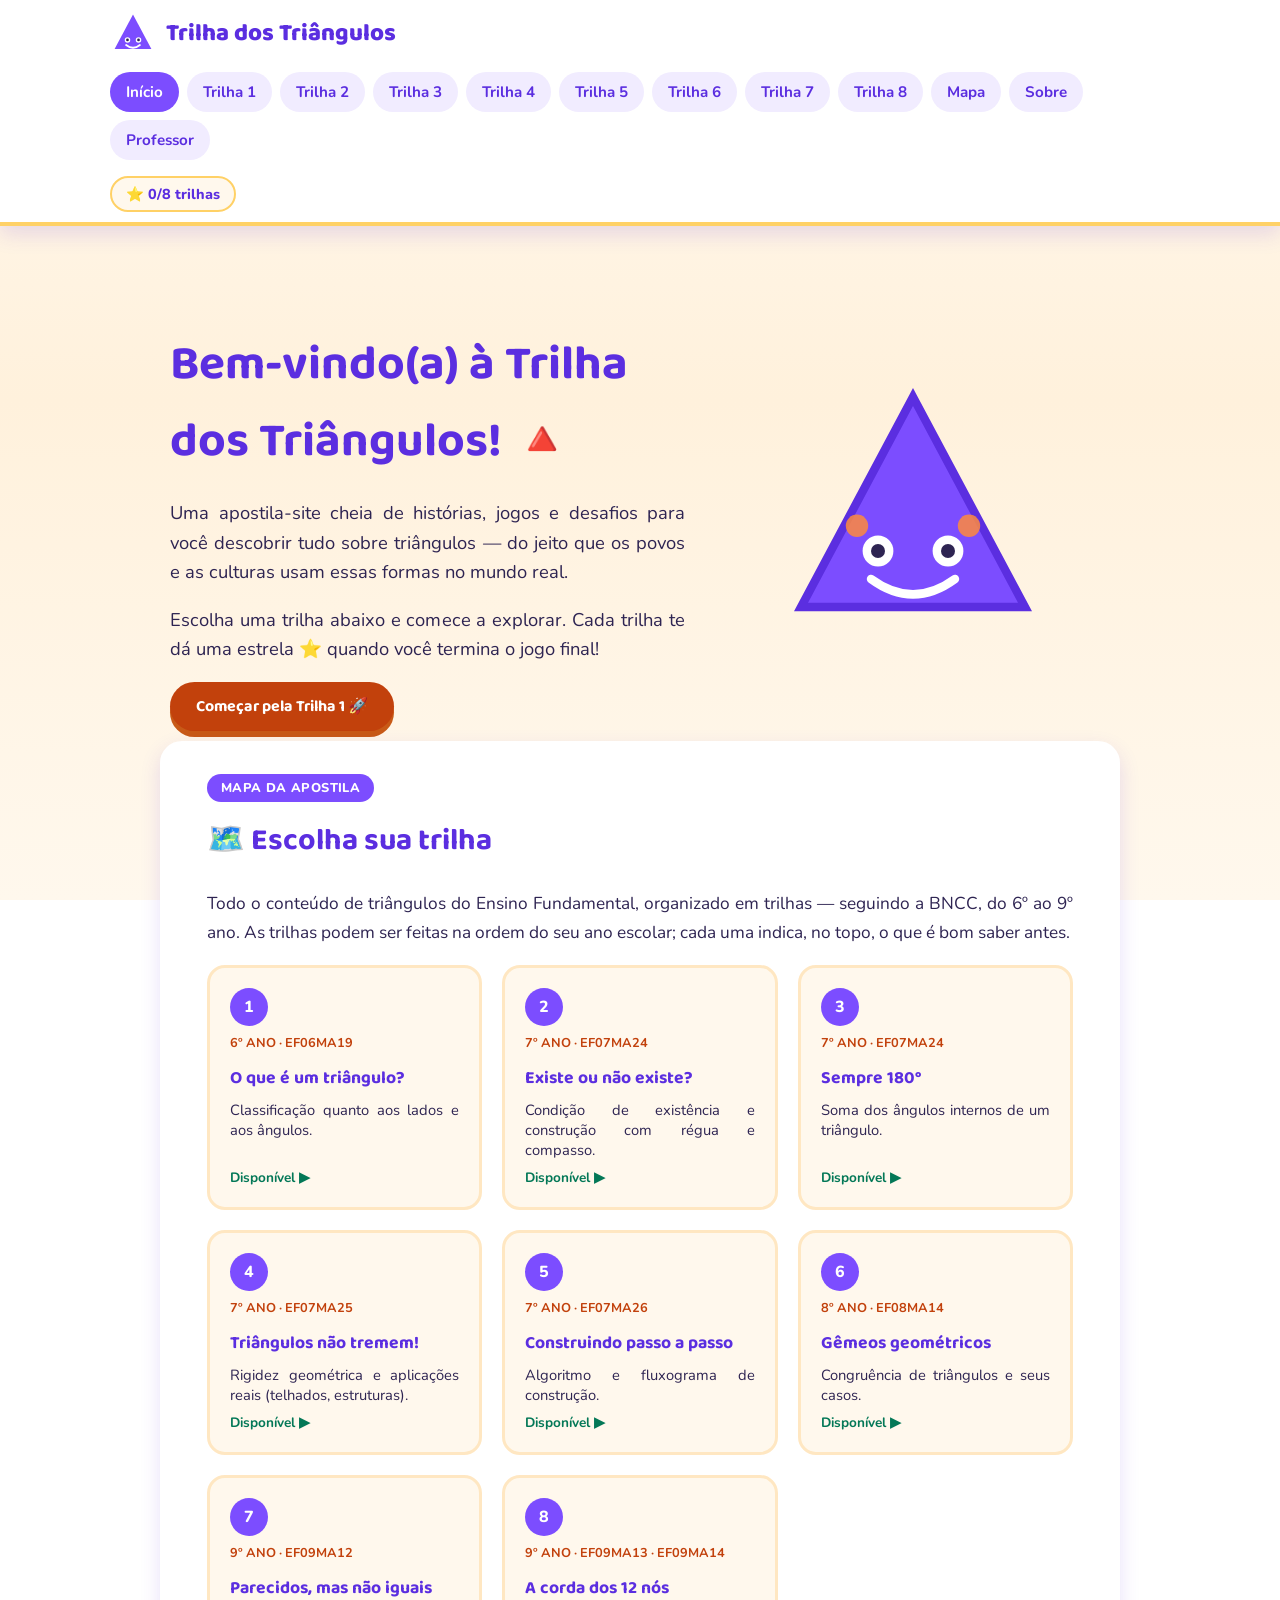
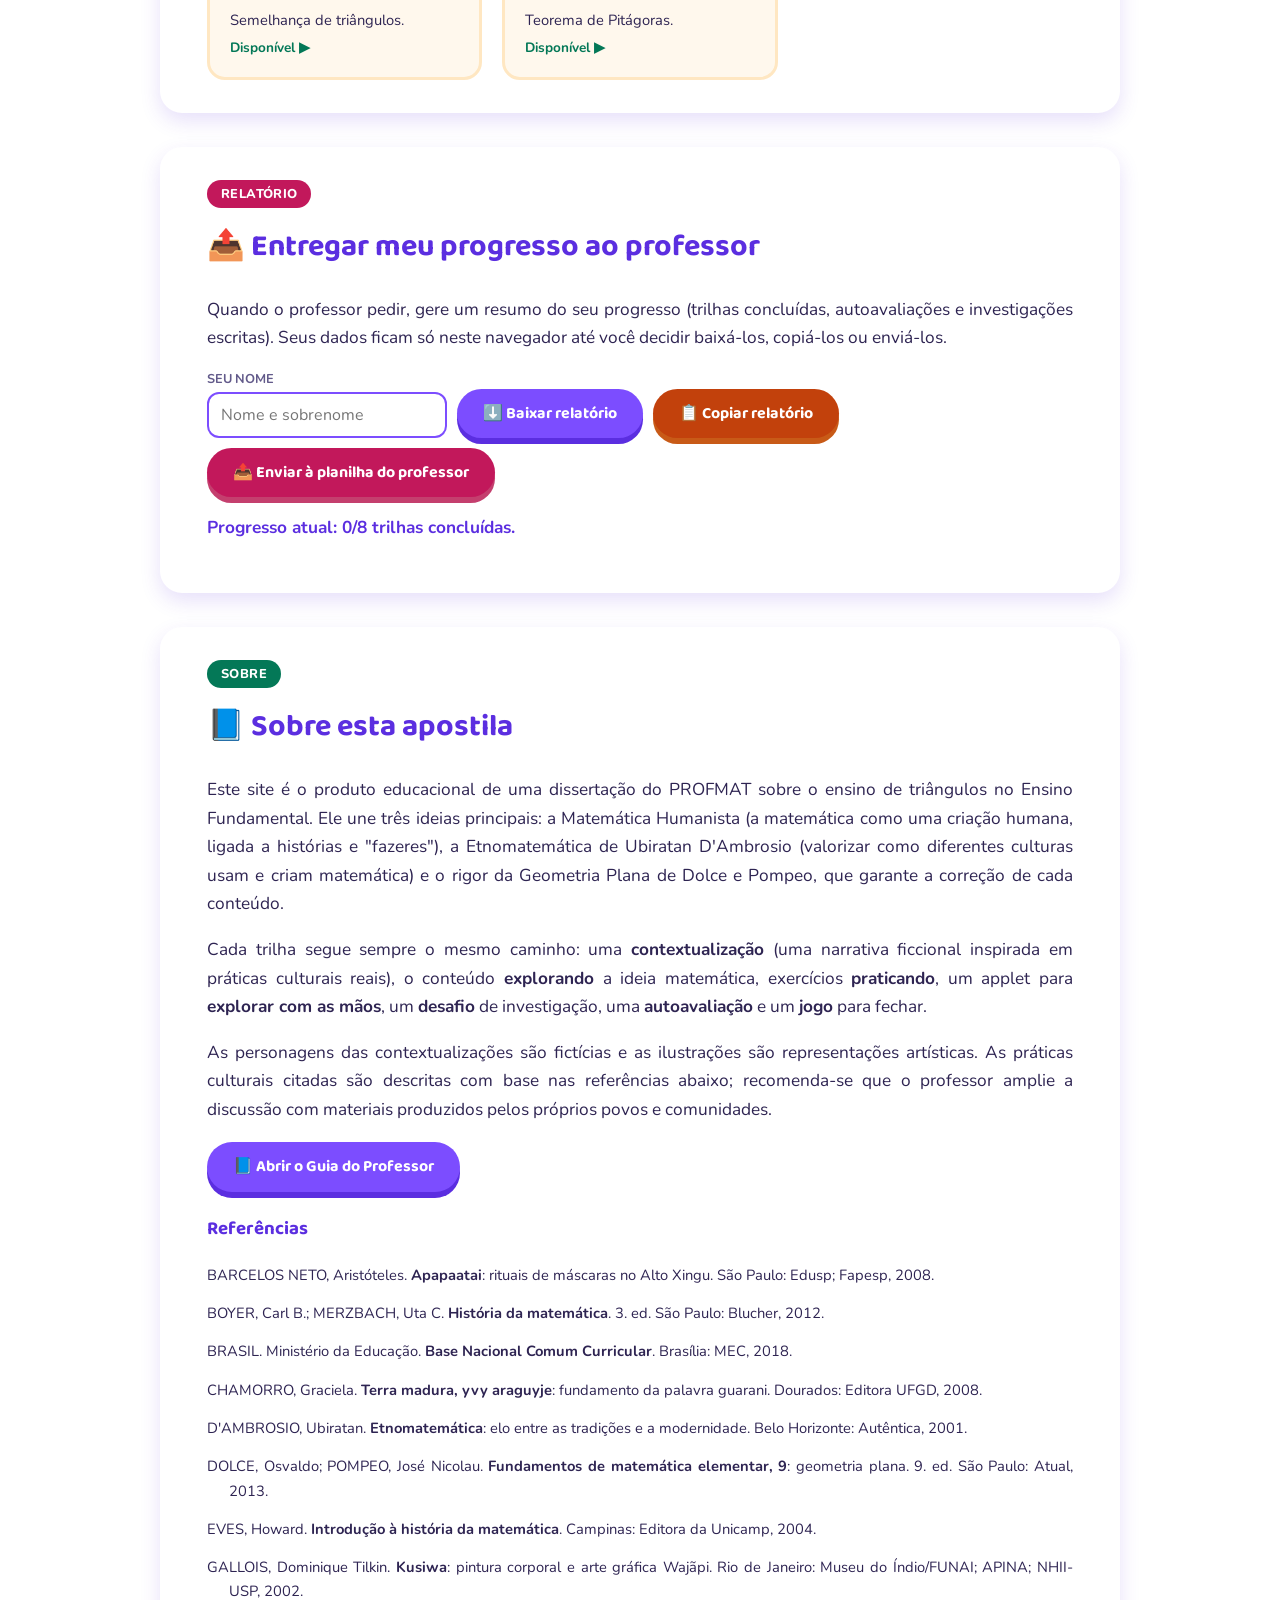
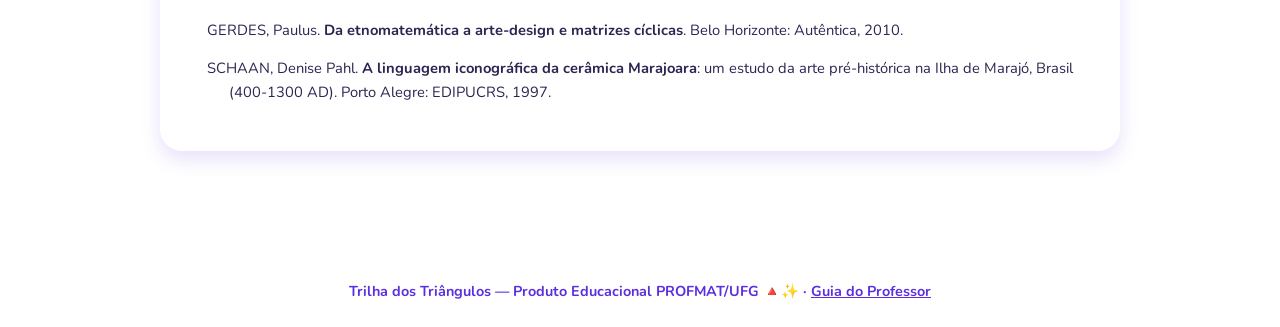
<file: index.html>
<!DOCTYPE html>
<html lang="pt-BR">
<head>
<meta charset="UTF-8">
<meta name="viewport" content="width=device-width, initial-scale=1.0">
<title>Trilha dos Triângulos</title>
<meta name="description" content="Trilha dos Triângulos: produto educacional PROFMAT/UFG sobre triângulos no Ensino Fundamental (BNCC, 6º ao 9º ano).">
<link rel="stylesheet" href="style.css">
</head>
<body>
<a class="pular" href="#conteudo">Pular para o conteúdo</a>

<header class="site-header">
  <div class="header-inner">
    <a href="index.html" class="brand">
      <svg class="mascote" viewBox="0 0 100 100" aria-hidden="true"><polygon points="50,10 90,85 10,85" fill="#7C4DFF"/><circle cx="38" cy="65" r="6" fill="#fff"/><circle cx="62" cy="65" r="6" fill="#fff"/><circle cx="38" cy="65" r="3" fill="#2E2452"/><circle cx="62" cy="65" r="3" fill="#2E2452"/><path d="M35 76 Q50 88 65 76" stroke="#fff" stroke-width="4" fill="none" stroke-linecap="round"/></svg>
      Trilha dos Triângulos
    </a>
    <nav class="main-nav" aria-label="Navegação principal">
      <a href="index.html" class="active">Início</a>
      <a href="trilha1.html">Trilha 1</a>
      <a href="trilha2.html">Trilha 2</a>
      <a href="trilha3.html">Trilha 3</a>
      <a href="trilha4.html">Trilha 4</a>
      <a href="trilha5.html">Trilha 5</a>
      <a href="trilha6.html">Trilha 6</a>
      <a href="trilha7.html">Trilha 7</a>
      <a href="trilha8.html">Trilha 8</a>
      <a href="#mapa">Mapa</a>
      <a href="#sobre">Sobre</a>
      <a href="professor.html">Professor</a>
    </nav>
    <div class="progresso-pill" data-progresso-pill>⭐ 0/8 trilhas</div>
  </div>
</header>

<main class="container" id="conteudo">

  <section class="hero">
    <div class="hero-text">
      <h1>Bem-vindo(a) à Trilha dos Triângulos! 🔺</h1>
      <p class="lead">Uma apostila-site cheia de histórias, jogos e desafios para você descobrir tudo sobre triângulos — do jeito que os povos e as culturas usam essas formas no mundo real.</p>
      <p class="lead">Escolha uma trilha abaixo e comece a explorar. Cada trilha te dá uma estrela ⭐ quando você termina o jogo final!</p>
      <a href="trilha1.html" class="btn laranja">Começar pela Trilha 1 🚀</a>
    </div>
    <div class="hero-mascote">
      <svg viewBox="0 0 200 200">
        <polygon points="100,20 180,170 20,170" fill="#7C4DFF"/>
        <polygon points="100,20 180,170 20,170" fill="none" stroke="#5B2EE0" stroke-width="6"/>
        <circle cx="75" cy="130" r="11" fill="#fff"/>
        <circle cx="125" cy="130" r="11" fill="#fff"/>
        <circle cx="75" cy="130" r="5" fill="#2E2452"/>
        <circle cx="125" cy="130" r="5" fill="#2E2452"/>
        <path d="M70 150 Q100 172 130 150" stroke="#fff" stroke-width="6" fill="none" stroke-linecap="round"/>
        <circle cx="60" cy="112" r="8" fill="#FF8A3D" opacity="0.85"/>
        <circle cx="140" cy="112" r="8" fill="#FF8A3D" opacity="0.85"/>
      </svg>
    </div>
  </section>

  <section class="section-card" id="mapa">
    <span class="tag roxo">MAPA DA APOSTILA</span>
    <h2>🗺️ Escolha sua trilha</h2>
    <p class="lead">Todo o conteúdo de triângulos do Ensino Fundamental, organizado em trilhas — seguindo a BNCC, do 6º ao 9º ano. As trilhas podem ser feitas na ordem do seu ano escolar; cada uma indica, no topo, o que é bom saber antes.</p>

    <div class="trilhas-grid">

      <a href="trilha1.html" class="trilha-card disponivel" style="text-decoration:none;">
        <div class="num">1</div>
        <span class="serie">6º ANO · EF06MA19</span>
        <h3>O que é um triângulo?</h3>
        <p>Classificação quanto aos lados e aos ângulos.</p>
        <span class="status" data-trilha-status="trilha1">Disponível ▶</span>
      </a>

      <a href="trilha2.html" class="trilha-card disponivel" style="text-decoration:none;">
        <div class="num">2</div>
        <span class="serie">7º ANO · EF07MA24</span>
        <h3>Existe ou não existe?</h3>
        <p>Condição de existência e construção com régua e compasso.</p>
        <span class="status" data-trilha-status="trilha2">Disponível ▶</span>
      </a>

      <a href="trilha3.html" class="trilha-card disponivel" style="text-decoration:none;">
        <div class="num">3</div>
        <span class="serie">7º ANO · EF07MA24</span>
        <h3>Sempre 180°</h3>
        <p>Soma dos ângulos internos de um triângulo.</p>
        <span class="status" data-trilha-status="trilha3">Disponível ▶</span>
      </a>

      <a href="trilha4.html" class="trilha-card disponivel" style="text-decoration:none;">
        <div class="num">4</div>
        <span class="serie">7º ANO · EF07MA25</span>
        <h3>Triângulos não tremem!</h3>
        <p>Rigidez geométrica e aplicações reais (telhados, estruturas).</p>
        <span class="status" data-trilha-status="trilha4">Disponível ▶</span>
      </a>

      <a href="trilha5.html" class="trilha-card disponivel" style="text-decoration:none;">
        <div class="num">5</div>
        <span class="serie">7º ANO · EF07MA26</span>
        <h3>Construindo passo a passo</h3>
        <p>Algoritmo e fluxograma de construção.</p>
        <span class="status" data-trilha-status="trilha5">Disponível ▶</span>
      </a>

      <a href="trilha6.html" class="trilha-card disponivel" style="text-decoration:none;">
        <div class="num">6</div>
        <span class="serie">8º ANO · EF08MA14</span>
        <h3>Gêmeos geométricos</h3>
        <p>Congruência de triângulos e seus casos.</p>
        <span class="status" data-trilha-status="trilha6">Disponível ▶</span>
      </a>

      <a href="trilha7.html" class="trilha-card disponivel" style="text-decoration:none;">
        <div class="num">7</div>
        <span class="serie">9º ANO · EF09MA12</span>
        <h3>Parecidos, mas não iguais</h3>
        <p>Semelhança de triângulos.</p>
        <span class="status" data-trilha-status="trilha7">Disponível ▶</span>
      </a>

      <a href="trilha8.html" class="trilha-card disponivel" style="text-decoration:none;">
        <div class="num">8</div>
        <span class="serie">9º ANO · EF09MA13 · EF09MA14</span>
        <h3>A corda dos 12 nós</h3>
        <p>Teorema de Pitágoras.</p>
        <span class="status" data-trilha-status="trilha8">Disponível ▶</span>
      </a>

    </div>
  </section>

  <section class="section-card" id="feedback">
    <span class="tag rosa">RELATÓRIO</span>
    <h2>📤 Entregar meu progresso ao professor</h2>
    <p class="lead">Quando o professor pedir, gere um resumo do seu progresso (trilhas concluídas, autoavaliações e investigações escritas). Seus dados ficam só neste navegador até você decidir baixá-los, copiá-los ou enviá-los.</p>
    <div class="feedback-form">
      <div><label for="feedbackNome">Seu nome</label><input type="text" id="feedbackNome" autocomplete="name" placeholder="Nome e sobrenome"></div>
      <button type="button" class="btn" onclick="baixarRelatorio()">⬇️ Baixar relatório</button>
      <button type="button" class="btn laranja" onclick="copiarRelatorio()">📋 Copiar relatório</button>
      <button type="button" class="btn rosa" onclick="enviarFeedbackProfessor()">📤 Enviar à planilha do professor</button>
    </div>
    <p class="lead" id="feedbackEnvioStatus" aria-live="polite" style="font-weight:700; color:var(--roxo-escuro);">Carregando seu progresso...</p>
  </section>

  <section class="section-card" id="sobre">
    <span class="tag verde">SOBRE</span>
    <h2>📘 Sobre esta apostila</h2>
    <p class="lead">Este site é o produto educacional de uma dissertação do PROFMAT sobre o ensino de triângulos no Ensino Fundamental. Ele une três ideias principais: a Matemática Humanista (a matemática como uma criação humana, ligada a histórias e "fazeres"), a Etnomatemática de Ubiratan D'Ambrosio (valorizar como diferentes culturas usam e criam matemática) e o rigor da Geometria Plana de Dolce e Pompeo, que garante a correção de cada conteúdo.</p>
    <p class="lead">Cada trilha segue sempre o mesmo caminho: uma <strong>contextualização</strong> (uma narrativa ficcional inspirada em práticas culturais reais), o conteúdo <strong>explorando</strong> a ideia matemática, exercícios <strong>praticando</strong>, um applet para <strong>explorar com as mãos</strong>, um <strong>desafio</strong> de investigação, uma <strong>autoavaliação</strong> e um <strong>jogo</strong> para fechar.</p>
    <p class="lead">As personagens das contextualizações são fictícias e as ilustrações são representações artísticas. As práticas culturais citadas são descritas com base nas referências abaixo; recomenda-se que o professor amplie a discussão com materiais produzidos pelos próprios povos e comunidades.</p>
    <p class="lead"><a href="professor.html" class="btn">📘 Abrir o Guia do Professor</a></p>

    <h3 style="color:#5B2EE0; margin-top:22px;">Referências</h3>
    <div class="lead" style="font-size:0.92rem; text-align:left;">
      <p style="margin:0 0 14px; padding-left:1.5em; text-indent:-1.5em;">BARCELOS NETO, Aristóteles. <strong>Apapaatai</strong>: rituais de máscaras no Alto Xingu. São Paulo: Edusp; Fapesp, 2008.</p>
      <p style="margin:0 0 14px; padding-left:1.5em; text-indent:-1.5em;">BOYER, Carl B.; MERZBACH, Uta C. <strong>História da matemática</strong>. 3. ed. São Paulo: Blucher, 2012.</p>
      <p style="margin:0 0 14px; padding-left:1.5em; text-indent:-1.5em;">BRASIL. Ministério da Educação. <strong>Base Nacional Comum Curricular</strong>. Brasília: MEC, 2018.</p>
      <p style="margin:0 0 14px; padding-left:1.5em; text-indent:-1.5em;">CHAMORRO, Graciela. <strong>Terra madura, yvy araguyje</strong>: fundamento da palavra guarani. Dourados: Editora UFGD, 2008.</p>
      <p style="margin:0 0 14px; padding-left:1.5em; text-indent:-1.5em;">D'AMBROSIO, Ubiratan. <strong>Etnomatemática</strong>: elo entre as tradições e a modernidade. Belo Horizonte: Autêntica, 2001.</p>
      <p style="margin:0 0 14px; padding-left:1.5em; text-indent:-1.5em;">DOLCE, Osvaldo; POMPEO, José Nicolau. <strong>Fundamentos de matemática elementar, 9</strong>: geometria plana. 9. ed. São Paulo: Atual, 2013.</p>
      <p style="margin:0 0 14px; padding-left:1.5em; text-indent:-1.5em;">EVES, Howard. <strong>Introdução à história da matemática</strong>. Campinas: Editora da Unicamp, 2004.</p>
      <p style="margin:0 0 14px; padding-left:1.5em; text-indent:-1.5em;">GALLOIS, Dominique Tilkin. <strong>Kusiwa</strong>: pintura corporal e arte gráfica Wajãpi. Rio de Janeiro: Museu do Índio/FUNAI; APINA; NHII-USP, 2002.</p>
      <p style="margin:0 0 14px; padding-left:1.5em; text-indent:-1.5em;">GERDES, Paulus. <strong>Da etnomatemática a arte-design e matrizes cíclicas</strong>. Belo Horizonte: Autêntica, 2010.</p>
      <p style="margin:0 0 14px; padding-left:1.5em; text-indent:-1.5em;">SCHAAN, Denise Pahl. <strong>A linguagem iconográfica da cerâmica Marajoara</strong>: um estudo da arte pré-histórica na Ilha de Marajó, Brasil (400-1300 AD). Porto Alegre: EDIPUCRS, 1997.</p>
    </div>
  </section>

</main>

<footer class="site-footer">
  Trilha dos Triângulos — Produto Educacional PROFMAT/UFG 🔺✨ · <a href="professor.html" style="text-decoration:underline;">Guia do Professor</a>
</footer>

<script src="script.js"></script>
</body>


</html>
</file>
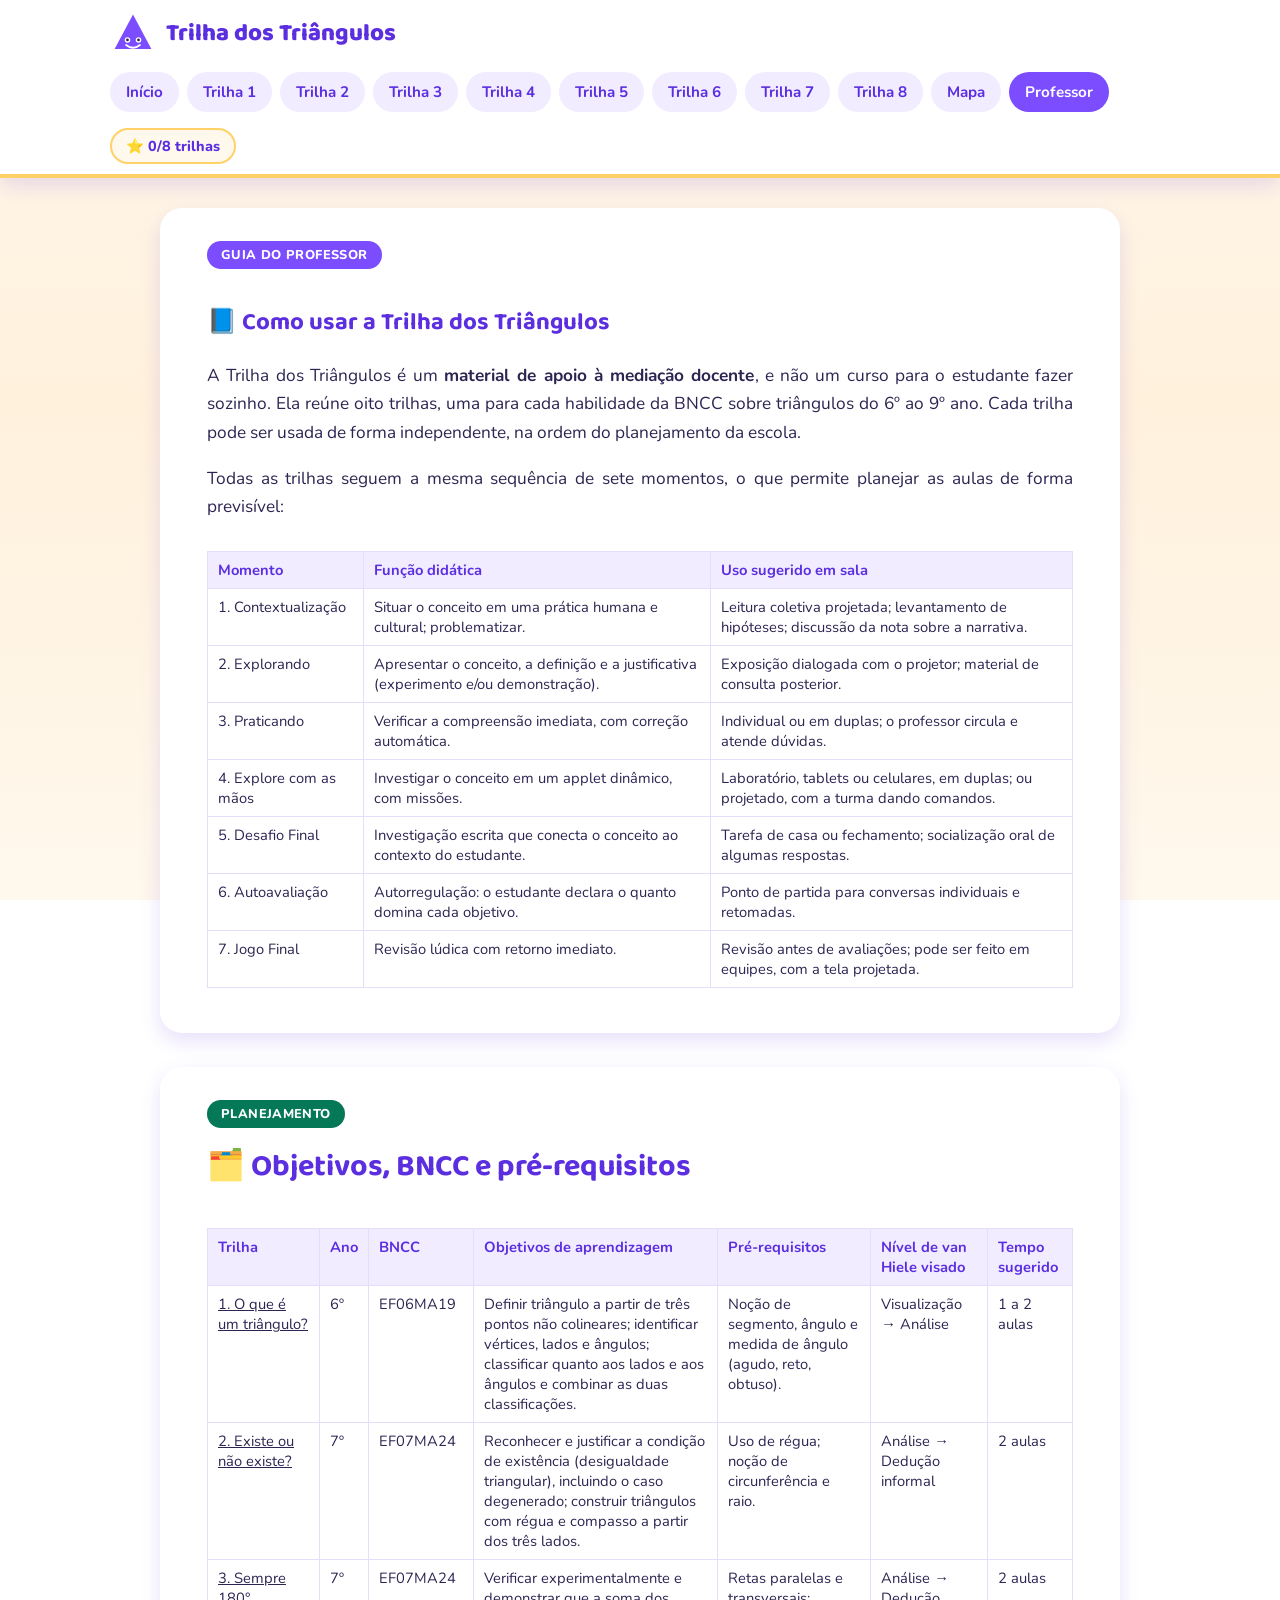
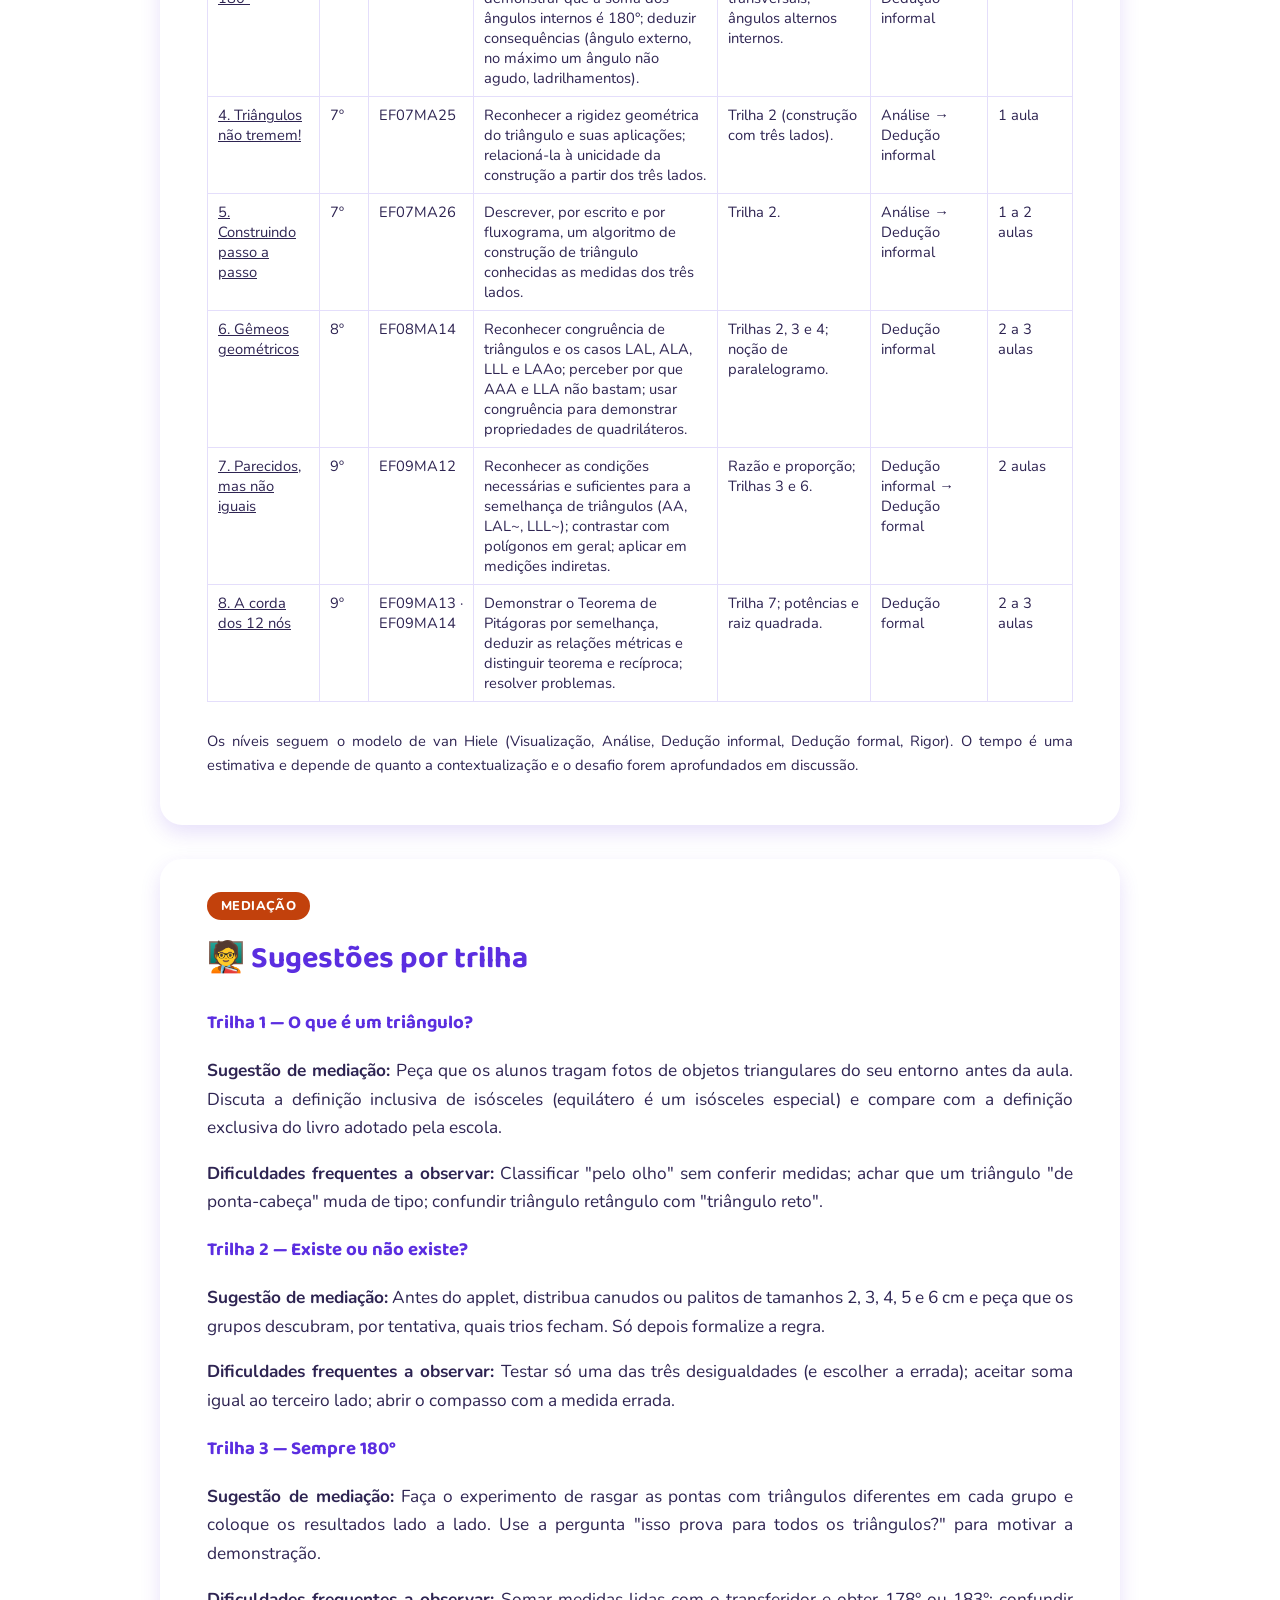
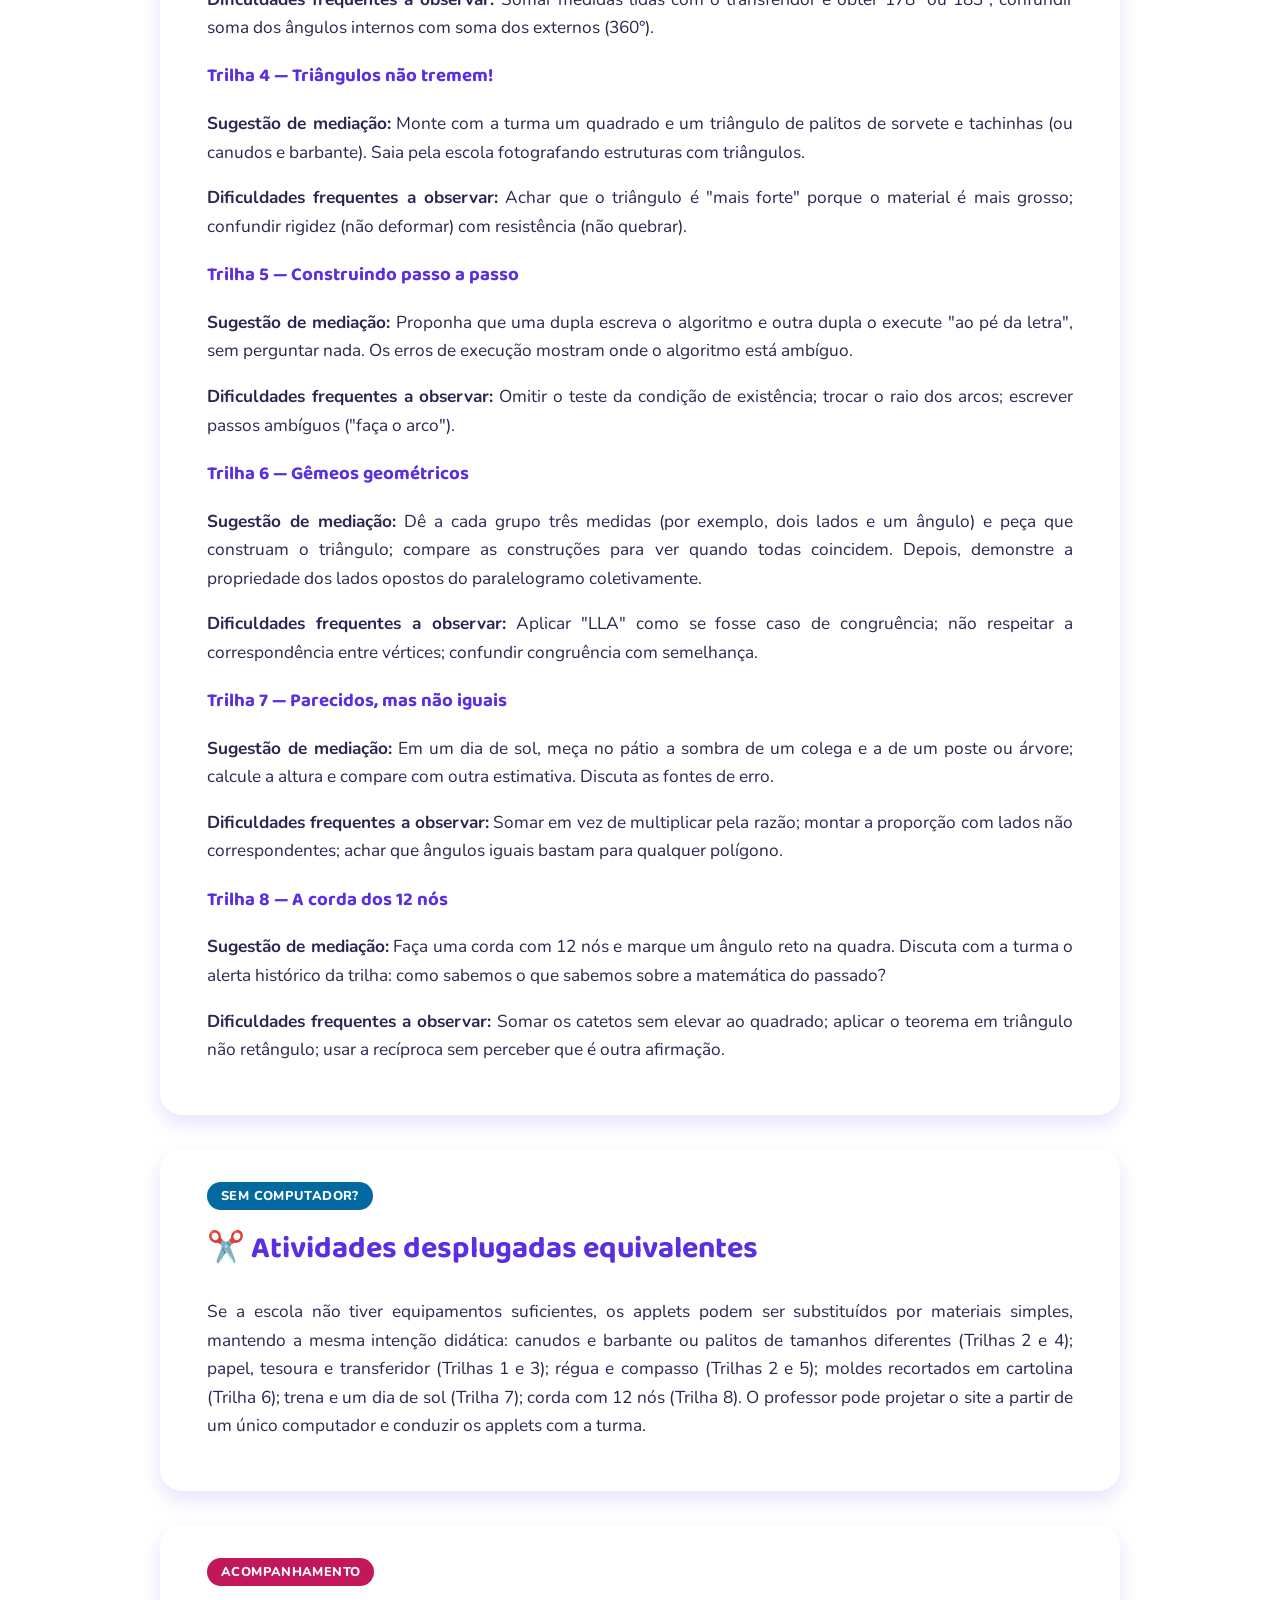
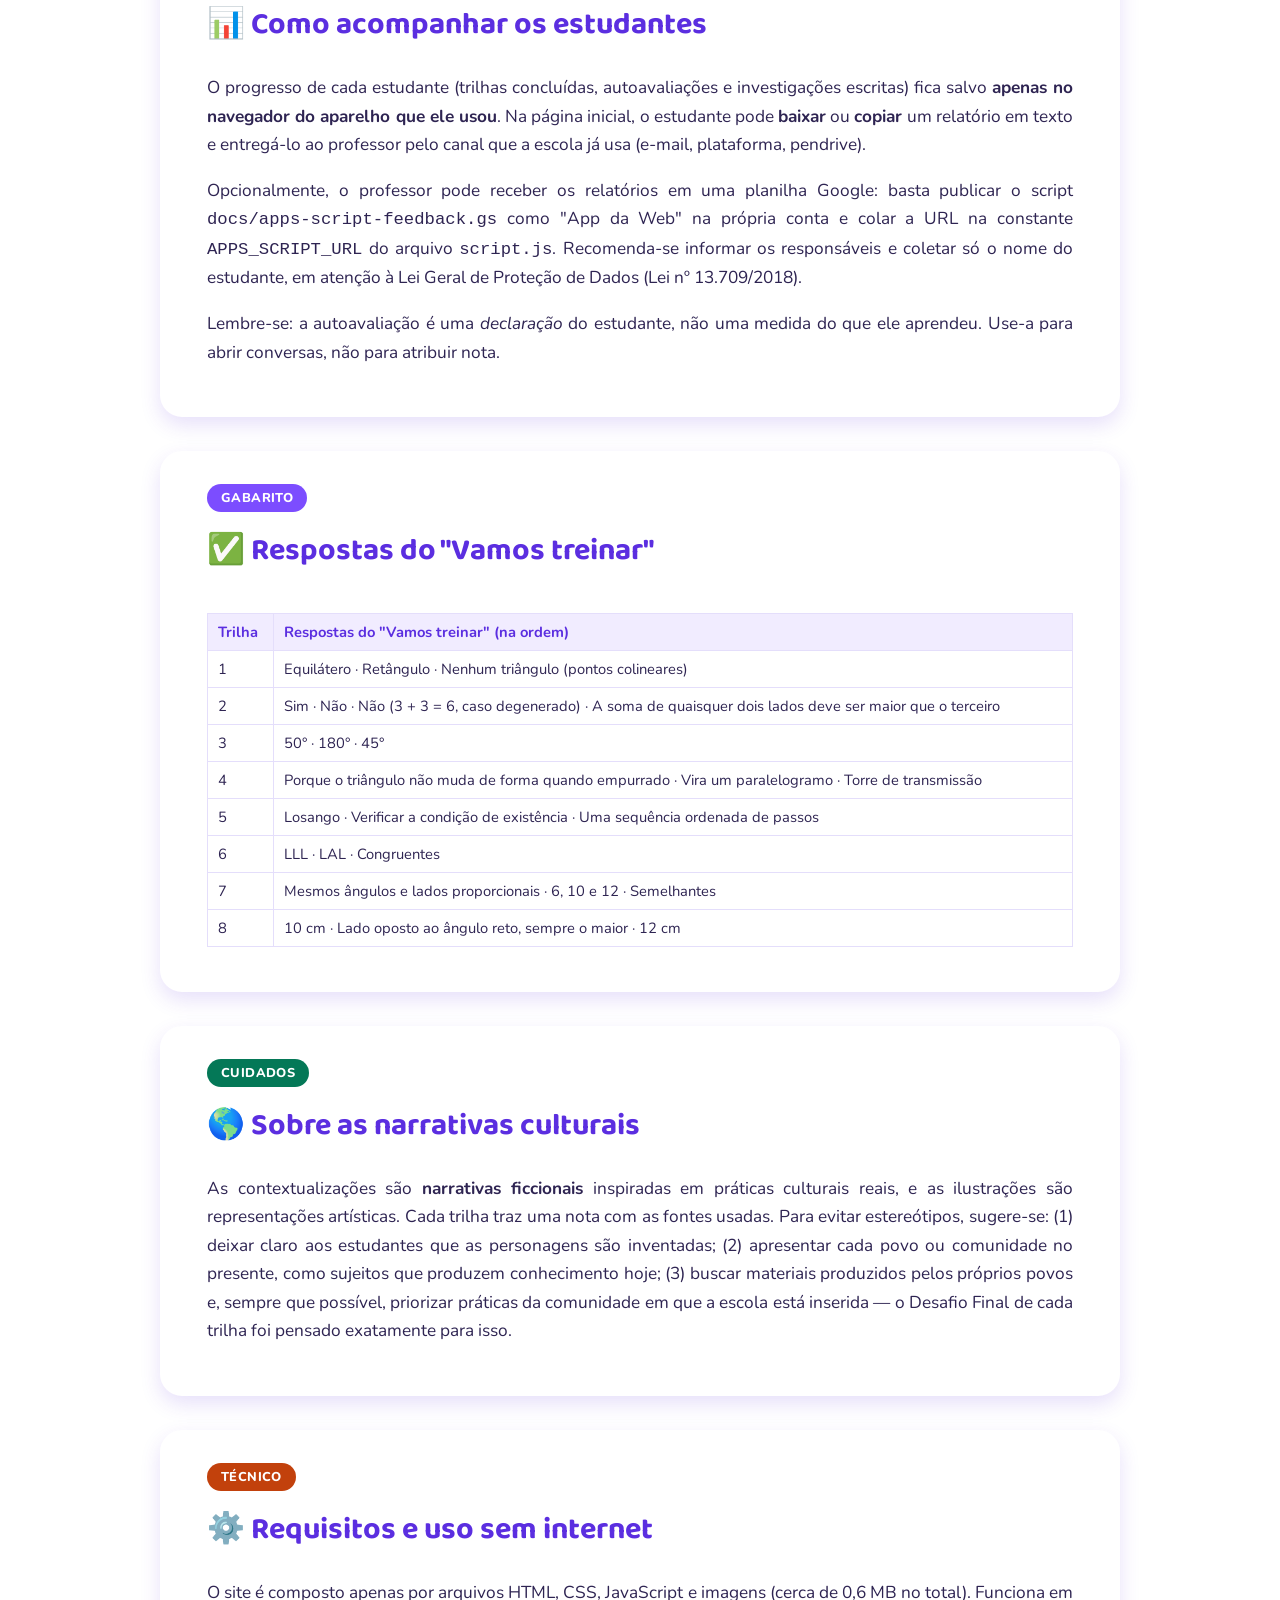
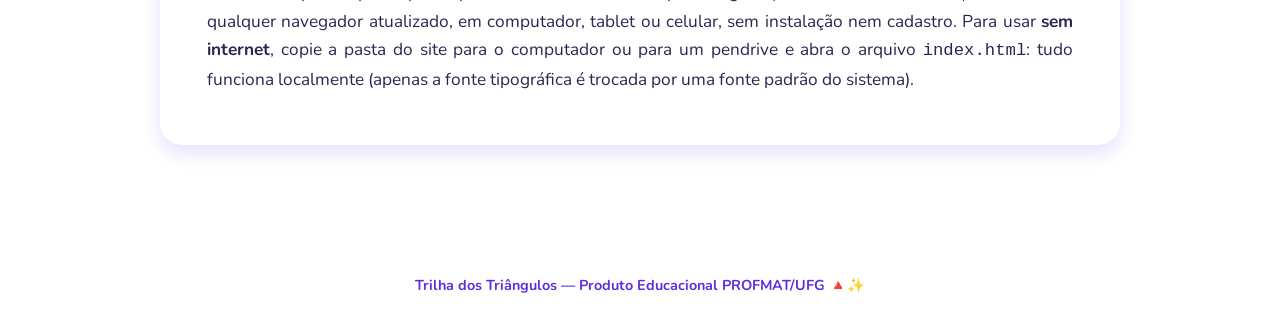
<file: professor.html>
<!DOCTYPE html>
<html lang="pt-BR">
<head>
<meta charset="UTF-8">
<meta name="viewport" content="width=device-width, initial-scale=1.0">
<title>Guia do Professor · Trilha dos Triângulos</title>
<meta name="description" content="Guia do professor da Trilha dos Triângulos: objetivos, BNCC, sugestões de mediação, gabaritos e orientações técnicas.">
<link rel="stylesheet" href="style.css">
</head>
<body>
<a class="pular" href="#conteudo">Pular para o conteúdo</a>
<header class="site-header">
  <div class="header-inner">
    <a href="index.html" class="brand">
      <svg class="mascote" viewBox="0 0 100 100" aria-hidden="true"><polygon points="50,10 90,85 10,85" fill="#7C4DFF"/><circle cx="38" cy="65" r="6" fill="#fff"/><circle cx="62" cy="65" r="6" fill="#fff"/><circle cx="38" cy="65" r="3" fill="#2E2452"/><circle cx="62" cy="65" r="3" fill="#2E2452"/><path d="M35 76 Q50 88 65 76" stroke="#fff" stroke-width="4" fill="none" stroke-linecap="round"/></svg>
      Trilha dos Triângulos
    </a>
    <nav class="main-nav" aria-label="Navegação principal">
      <a href="index.html">Início</a>
      <a href="trilha1.html">Trilha 1</a>
      <a href="trilha2.html">Trilha 2</a>
      <a href="trilha3.html">Trilha 3</a>
      <a href="trilha4.html">Trilha 4</a>
      <a href="trilha5.html">Trilha 5</a>
      <a href="trilha6.html">Trilha 6</a>
      <a href="trilha7.html">Trilha 7</a>
      <a href="trilha8.html">Trilha 8</a>
      <a href="index.html#mapa">Mapa</a>
      <a href="professor.html" class="active">Professor</a>
    </nav>
    <div class="progresso-pill" data-progresso-pill>⭐ 0/8 trilhas</div>
  </div>
</header>

<main class="container" id="conteudo">

  <section class="section-card">
    <span class="tag roxo">GUIA DO PROFESSOR</span>
    <h1 style="color:#5B2EE0;">📘 Como usar a Trilha dos Triângulos</h1>
    <p class="lead">A Trilha dos Triângulos é um <strong>material de apoio à mediação docente</strong>, e não um curso para o estudante fazer sozinho. Ela reúne oito trilhas, uma para cada habilidade da BNCC sobre triângulos do 6º ao 9º ano. Cada trilha pode ser usada de forma independente, na ordem do planejamento da escola.</p>
    <p class="lead">Todas as trilhas seguem a mesma sequência de sete momentos, o que permite planejar as aulas de forma previsível:</p>
    <div class="tabela-wrap"><table class="tabela-guia">
      <thead><tr><th>Momento</th><th>Função didática</th><th>Uso sugerido em sala</th></tr></thead>
      <tbody>
        <tr><td>1. Contextualização</td><td>Situar o conceito em uma prática humana e cultural; problematizar.</td><td>Leitura coletiva projetada; levantamento de hipóteses; discussão da nota sobre a narrativa.</td></tr>
        <tr><td>2. Explorando</td><td>Apresentar o conceito, a definição e a justificativa (experimento e/ou demonstração).</td><td>Exposição dialogada com o projetor; material de consulta posterior.</td></tr>
        <tr><td>3. Praticando</td><td>Verificar a compreensão imediata, com correção automática.</td><td>Individual ou em duplas; o professor circula e atende dúvidas.</td></tr>
        <tr><td>4. Explore com as mãos</td><td>Investigar o conceito em um applet dinâmico, com missões.</td><td>Laboratório, tablets ou celulares, em duplas; ou projetado, com a turma dando comandos.</td></tr>
        <tr><td>5. Desafio Final</td><td>Investigação escrita que conecta o conceito ao contexto do estudante.</td><td>Tarefa de casa ou fechamento; socialização oral de algumas respostas.</td></tr>
        <tr><td>6. Autoavaliação</td><td>Autorregulação: o estudante declara o quanto domina cada objetivo.</td><td>Ponto de partida para conversas individuais e retomadas.</td></tr>
        <tr><td>7. Jogo Final</td><td>Revisão lúdica com retorno imediato.</td><td>Revisão antes de avaliações; pode ser feito em equipes, com a tela projetada.</td></tr>
      </tbody>
    </table></div>
  </section>

  <section class="section-card">
    <span class="tag verde">PLANEJAMENTO</span>
    <h2>🗂️ Objetivos, BNCC e pré-requisitos</h2>
    <div class="tabela-wrap"><table class="tabela-guia"><thead><tr><th>Trilha</th><th>Ano</th><th>BNCC</th><th>Objetivos de aprendizagem</th><th>Pré-requisitos</th><th>Nível de van Hiele visado</th><th>Tempo sugerido</th></tr></thead><tbody><tr><td><a href="trilha1.html" style="text-decoration:underline;">1. O que é um triângulo?</a></td><td>6º</td><td>EF06MA19</td><td>Definir triângulo a partir de três pontos não colineares; identificar vértices, lados e ângulos; classificar quanto aos lados e aos ângulos e combinar as duas classificações.</td><td>Noção de segmento, ângulo e medida de ângulo (agudo, reto, obtuso).</td><td>Visualização → Análise</td><td>1 a 2 aulas</td></tr><tr><td><a href="trilha2.html" style="text-decoration:underline;">2. Existe ou não existe?</a></td><td>7º</td><td>EF07MA24</td><td>Reconhecer e justificar a condição de existência (desigualdade triangular), incluindo o caso degenerado; construir triângulos com régua e compasso a partir dos três lados.</td><td>Uso de régua; noção de circunferência e raio.</td><td>Análise → Dedução informal</td><td>2 aulas</td></tr><tr><td><a href="trilha3.html" style="text-decoration:underline;">3. Sempre 180°</a></td><td>7º</td><td>EF07MA24</td><td>Verificar experimentalmente e demonstrar que a soma dos ângulos internos é 180°; deduzir consequências (ângulo externo, no máximo um ângulo não agudo, ladrilhamentos).</td><td>Retas paralelas e transversais; ângulos alternos internos.</td><td>Análise → Dedução informal</td><td>2 aulas</td></tr><tr><td><a href="trilha4.html" style="text-decoration:underline;">4. Triângulos não tremem!</a></td><td>7º</td><td>EF07MA25</td><td>Reconhecer a rigidez geométrica do triângulo e suas aplicações; relacioná-la à unicidade da construção a partir dos três lados.</td><td>Trilha 2 (construção com três lados).</td><td>Análise → Dedução informal</td><td>1 aula</td></tr><tr><td><a href="trilha5.html" style="text-decoration:underline;">5. Construindo passo a passo</a></td><td>7º</td><td>EF07MA26</td><td>Descrever, por escrito e por fluxograma, um algoritmo de construção de triângulo conhecidas as medidas dos três lados.</td><td>Trilha 2.</td><td>Análise → Dedução informal</td><td>1 a 2 aulas</td></tr><tr><td><a href="trilha6.html" style="text-decoration:underline;">6. Gêmeos geométricos</a></td><td>8º</td><td>EF08MA14</td><td>Reconhecer congruência de triângulos e os casos LAL, ALA, LLL e LAAo; perceber por que AAA e LLA não bastam; usar congruência para demonstrar propriedades de quadriláteros.</td><td>Trilhas 2, 3 e 4; noção de paralelogramo.</td><td>Dedução informal</td><td>2 a 3 aulas</td></tr><tr><td><a href="trilha7.html" style="text-decoration:underline;">7. Parecidos, mas não iguais</a></td><td>9º</td><td>EF09MA12</td><td>Reconhecer as condições necessárias e suficientes para a semelhança de triângulos (AA, LAL~, LLL~); contrastar com polígonos em geral; aplicar em medições indiretas.</td><td>Razão e proporção; Trilhas 3 e 6.</td><td>Dedução informal → Dedução formal</td><td>2 aulas</td></tr><tr><td><a href="trilha8.html" style="text-decoration:underline;">8. A corda dos 12 nós</a></td><td>9º</td><td>EF09MA13 · EF09MA14</td><td>Demonstrar o Teorema de Pitágoras por semelhança, deduzir as relações métricas e distinguir teorema e recíproca; resolver problemas.</td><td>Trilha 7; potências e raiz quadrada.</td><td>Dedução formal</td><td>2 a 3 aulas</td></tr></tbody></table></div>
    <p class="lead" style="font-size:0.92rem;">Os níveis seguem o modelo de van Hiele (Visualização, Análise, Dedução informal, Dedução formal, Rigor). O tempo é uma estimativa e depende de quanto a contextualização e o desafio forem aprofundados em discussão.</p>
  </section>

  <section class="section-card">
    <span class="tag laranja">MEDIAÇÃO</span>
    <h2>🧑‍🏫 Sugestões por trilha</h2>
    <h3 style="color:#5B2EE0;">Trilha 1 — O que é um triângulo?</h3><p class="lead"><strong>Sugestão de mediação:</strong> Peça que os alunos tragam fotos de objetos triangulares do seu entorno antes da aula. Discuta a definição inclusiva de isósceles (equilátero é um isósceles especial) e compare com a definição exclusiva do livro adotado pela escola.</p><p class="lead"><strong>Dificuldades frequentes a observar:</strong> Classificar "pelo olho" sem conferir medidas; achar que um triângulo "de ponta-cabeça" muda de tipo; confundir triângulo retângulo com "triângulo reto".</p><h3 style="color:#5B2EE0;">Trilha 2 — Existe ou não existe?</h3><p class="lead"><strong>Sugestão de mediação:</strong> Antes do applet, distribua canudos ou palitos de tamanhos 2, 3, 4, 5 e 6 cm e peça que os grupos descubram, por tentativa, quais trios fecham. Só depois formalize a regra.</p><p class="lead"><strong>Dificuldades frequentes a observar:</strong> Testar só uma das três desigualdades (e escolher a errada); aceitar soma igual ao terceiro lado; abrir o compasso com a medida errada.</p><h3 style="color:#5B2EE0;">Trilha 3 — Sempre 180°</h3><p class="lead"><strong>Sugestão de mediação:</strong> Faça o experimento de rasgar as pontas com triângulos diferentes em cada grupo e coloque os resultados lado a lado. Use a pergunta "isso prova para todos os triângulos?" para motivar a demonstração.</p><p class="lead"><strong>Dificuldades frequentes a observar:</strong> Somar medidas lidas com o transferidor e obter 178° ou 183°; confundir soma dos ângulos internos com soma dos externos (360°).</p><h3 style="color:#5B2EE0;">Trilha 4 — Triângulos não tremem!</h3><p class="lead"><strong>Sugestão de mediação:</strong> Monte com a turma um quadrado e um triângulo de palitos de sorvete e tachinhas (ou canudos e barbante). Saia pela escola fotografando estruturas com triângulos.</p><p class="lead"><strong>Dificuldades frequentes a observar:</strong> Achar que o triângulo é "mais forte" porque o material é mais grosso; confundir rigidez (não deformar) com resistência (não quebrar).</p><h3 style="color:#5B2EE0;">Trilha 5 — Construindo passo a passo</h3><p class="lead"><strong>Sugestão de mediação:</strong> Proponha que uma dupla escreva o algoritmo e outra dupla o execute "ao pé da letra", sem perguntar nada. Os erros de execução mostram onde o algoritmo está ambíguo.</p><p class="lead"><strong>Dificuldades frequentes a observar:</strong> Omitir o teste da condição de existência; trocar o raio dos arcos; escrever passos ambíguos ("faça o arco").</p><h3 style="color:#5B2EE0;">Trilha 6 — Gêmeos geométricos</h3><p class="lead"><strong>Sugestão de mediação:</strong> Dê a cada grupo três medidas (por exemplo, dois lados e um ângulo) e peça que construam o triângulo; compare as construções para ver quando todas coincidem. Depois, demonstre a propriedade dos lados opostos do paralelogramo coletivamente.</p><p class="lead"><strong>Dificuldades frequentes a observar:</strong> Aplicar "LLA" como se fosse caso de congruência; não respeitar a correspondência entre vértices; confundir congruência com semelhança.</p><h3 style="color:#5B2EE0;">Trilha 7 — Parecidos, mas não iguais</h3><p class="lead"><strong>Sugestão de mediação:</strong> Em um dia de sol, meça no pátio a sombra de um colega e a de um poste ou árvore; calcule a altura e compare com outra estimativa. Discuta as fontes de erro.</p><p class="lead"><strong>Dificuldades frequentes a observar:</strong> Somar em vez de multiplicar pela razão; montar a proporção com lados não correspondentes; achar que ângulos iguais bastam para qualquer polígono.</p><h3 style="color:#5B2EE0;">Trilha 8 — A corda dos 12 nós</h3><p class="lead"><strong>Sugestão de mediação:</strong> Faça uma corda com 12 nós e marque um ângulo reto na quadra. Discuta com a turma o alerta histórico da trilha: como sabemos o que sabemos sobre a matemática do passado?</p><p class="lead"><strong>Dificuldades frequentes a observar:</strong> Somar os catetos sem elevar ao quadrado; aplicar o teorema em triângulo não retângulo; usar a recíproca sem perceber que é outra afirmação.</p>
  </section>

  <section class="section-card">
    <span class="tag azul">SEM COMPUTADOR?</span>
    <h2>✂️ Atividades desplugadas equivalentes</h2>
    <p class="lead">Se a escola não tiver equipamentos suficientes, os applets podem ser substituídos por materiais simples, mantendo a mesma intenção didática: canudos e barbante ou palitos de tamanhos diferentes (Trilhas 2 e 4); papel, tesoura e transferidor (Trilhas 1 e 3); régua e compasso (Trilhas 2 e 5); moldes recortados em cartolina (Trilha 6); trena e um dia de sol (Trilha 7); corda com 12 nós (Trilha 8). O professor pode projetar o site a partir de um único computador e conduzir os applets com a turma.</p>
  </section>

  <section class="section-card">
    <span class="tag rosa">ACOMPANHAMENTO</span>
    <h2>📊 Como acompanhar os estudantes</h2>
    <p class="lead">O progresso de cada estudante (trilhas concluídas, autoavaliações e investigações escritas) fica salvo <strong>apenas no navegador do aparelho que ele usou</strong>. Na página inicial, o estudante pode <strong>baixar</strong> ou <strong>copiar</strong> um relatório em texto e entregá-lo ao professor pelo canal que a escola já usa (e-mail, plataforma, pendrive).</p>
    <p class="lead">Opcionalmente, o professor pode receber os relatórios em uma planilha Google: basta publicar o script <code>docs/apps-script-feedback.gs</code> como "App da Web" na própria conta e colar a URL na constante <code>APPS_SCRIPT_URL</code> do arquivo <code>script.js</code>. Recomenda-se informar os responsáveis e coletar só o nome do estudante, em atenção à Lei Geral de Proteção de Dados (Lei nº 13.709/2018).</p>
    <p class="lead">Lembre-se: a autoavaliação é uma <em>declaração</em> do estudante, não uma medida do que ele aprendeu. Use-a para abrir conversas, não para atribuir nota.</p>
  </section>

  <section class="section-card">
    <span class="tag roxo">GABARITO</span>
    <h2>✅ Respostas do "Vamos treinar"</h2>
    <div class="tabela-wrap"><table class="tabela-guia"><thead><tr><th>Trilha</th><th>Respostas do "Vamos treinar" (na ordem)</th></tr></thead><tbody><tr><td>1</td><td>Equilátero · Retângulo · Nenhum triângulo (pontos colineares)</td></tr><tr><td>2</td><td>Sim · Não · Não (3 + 3 = 6, caso degenerado) · A soma de quaisquer dois lados deve ser maior que o terceiro</td></tr><tr><td>3</td><td>50° · 180° · 45°</td></tr><tr><td>4</td><td>Porque o triângulo não muda de forma quando empurrado · Vira um paralelogramo · Torre de transmissão</td></tr><tr><td>5</td><td>Losango · Verificar a condição de existência · Uma sequência ordenada de passos</td></tr><tr><td>6</td><td>LLL · LAL · Congruentes</td></tr><tr><td>7</td><td>Mesmos ângulos e lados proporcionais · 6, 10 e 12 · Semelhantes</td></tr><tr><td>8</td><td>10 cm · Lado oposto ao ângulo reto, sempre o maior · 12 cm</td></tr></tbody></table></div>
  </section>

  <section class="section-card">
    <span class="tag verde">CUIDADOS</span>
    <h2>🌎 Sobre as narrativas culturais</h2>
    <p class="lead">As contextualizações são <strong>narrativas ficcionais</strong> inspiradas em práticas culturais reais, e as ilustrações são representações artísticas. Cada trilha traz uma nota com as fontes usadas. Para evitar estereótipos, sugere-se: (1) deixar claro aos estudantes que as personagens são inventadas; (2) apresentar cada povo ou comunidade no presente, como sujeitos que produzem conhecimento hoje; (3) buscar materiais produzidos pelos próprios povos e, sempre que possível, priorizar práticas da comunidade em que a escola está inserida — o Desafio Final de cada trilha foi pensado exatamente para isso.</p>
  </section>

  <section class="section-card">
    <span class="tag laranja">TÉCNICO</span>
    <h2>⚙️ Requisitos e uso sem internet</h2>
    <p class="lead">O site é composto apenas por arquivos HTML, CSS, JavaScript e imagens (cerca de 0,6 MB no total). Funciona em qualquer navegador atualizado, em computador, tablet ou celular, sem instalação nem cadastro. Para usar <strong>sem internet</strong>, copie a pasta do site para o computador ou para um pendrive e abra o arquivo <code>index.html</code>: tudo funciona localmente (apenas a fonte tipográfica é trocada por uma fonte padrão do sistema).</p>
  </section>

</main>
<footer class="site-footer">Trilha dos Triângulos — Produto Educacional PROFMAT/UFG 🔺✨</footer>
<script src="script.js"></script>
</body>
</html>
</file>
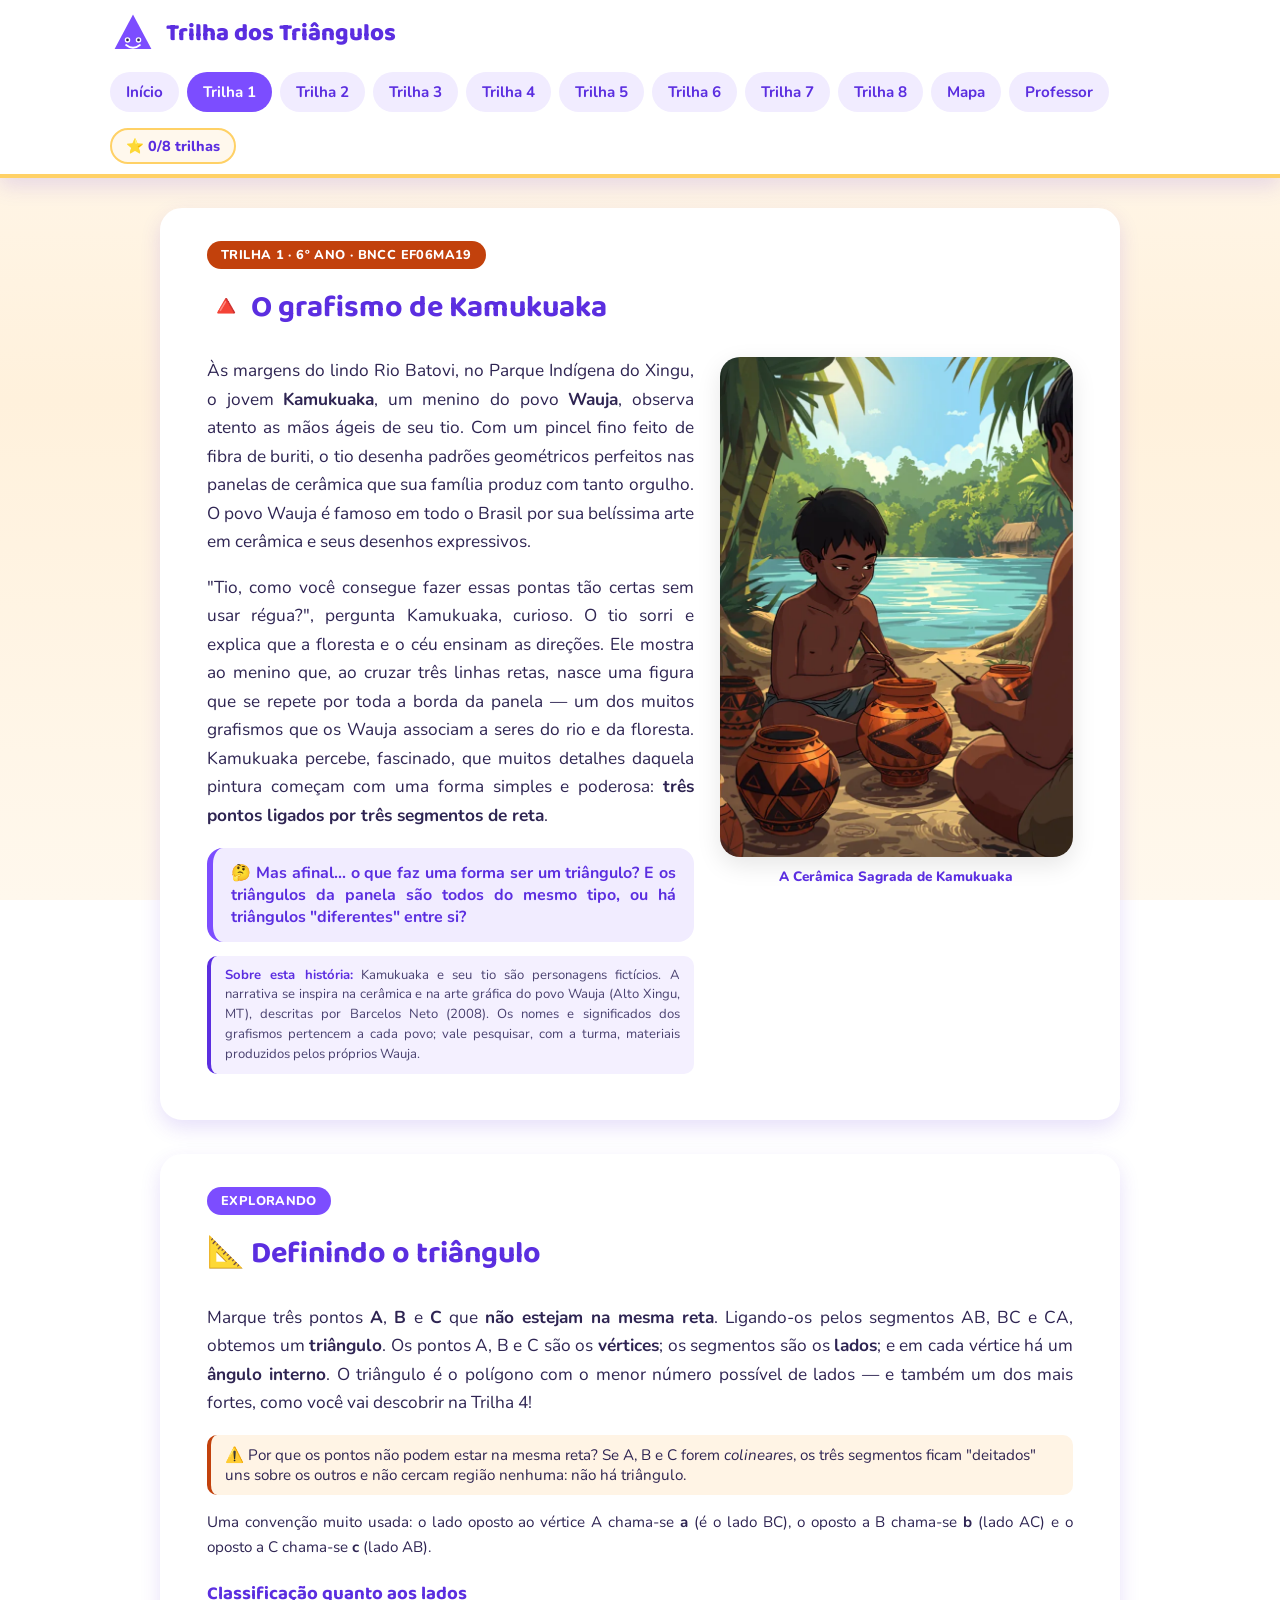
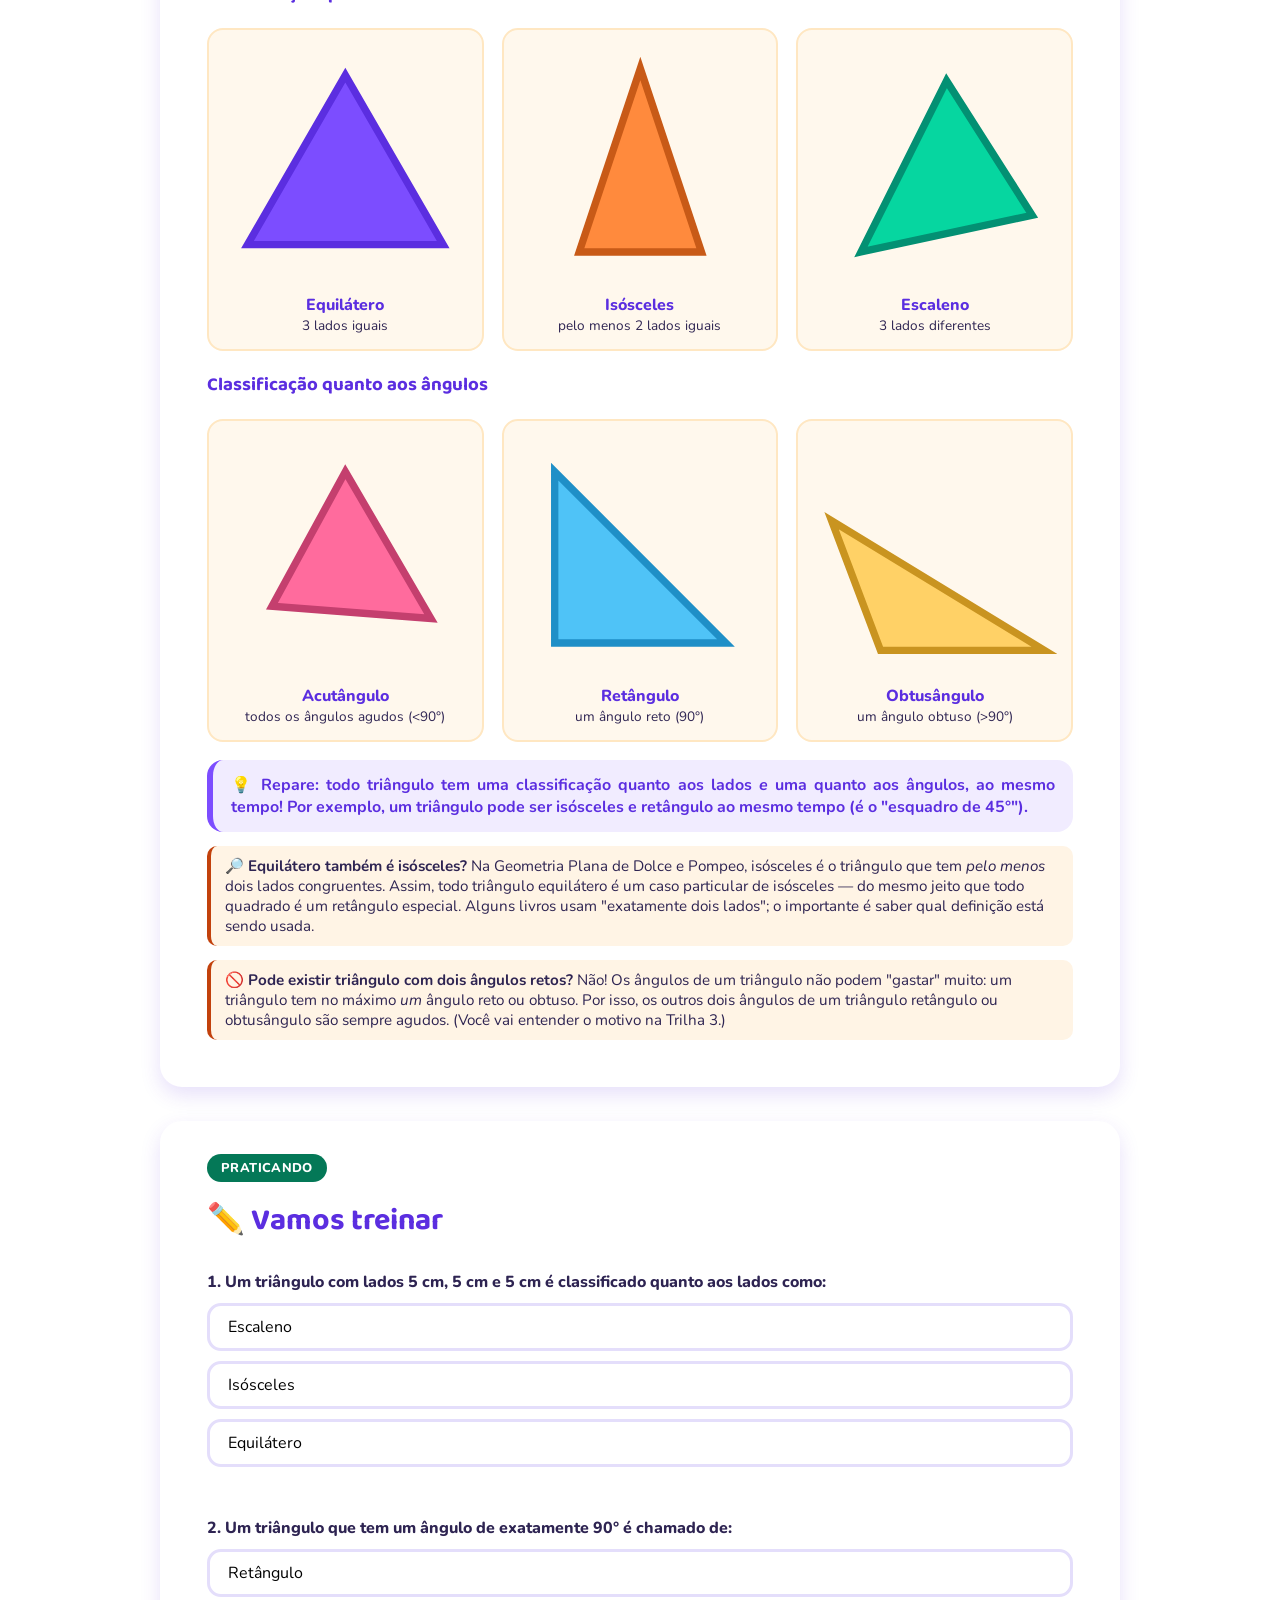
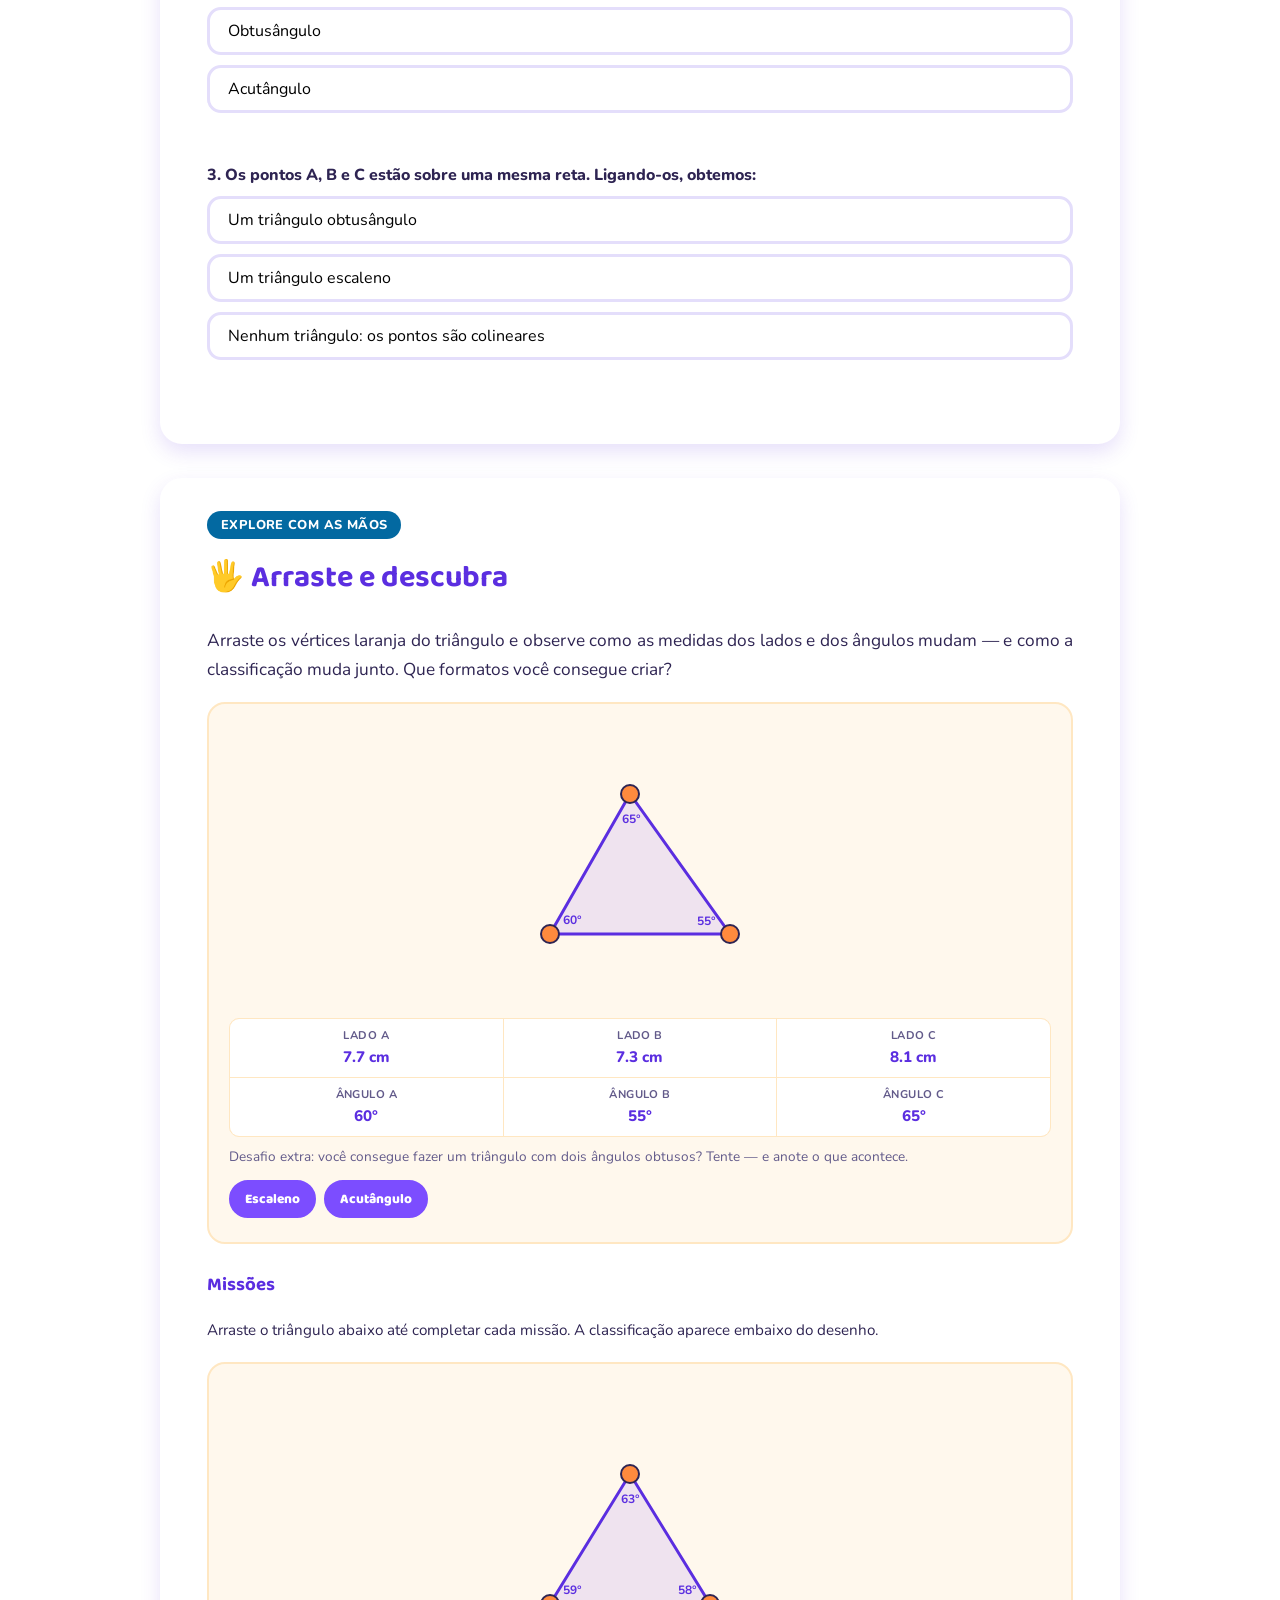
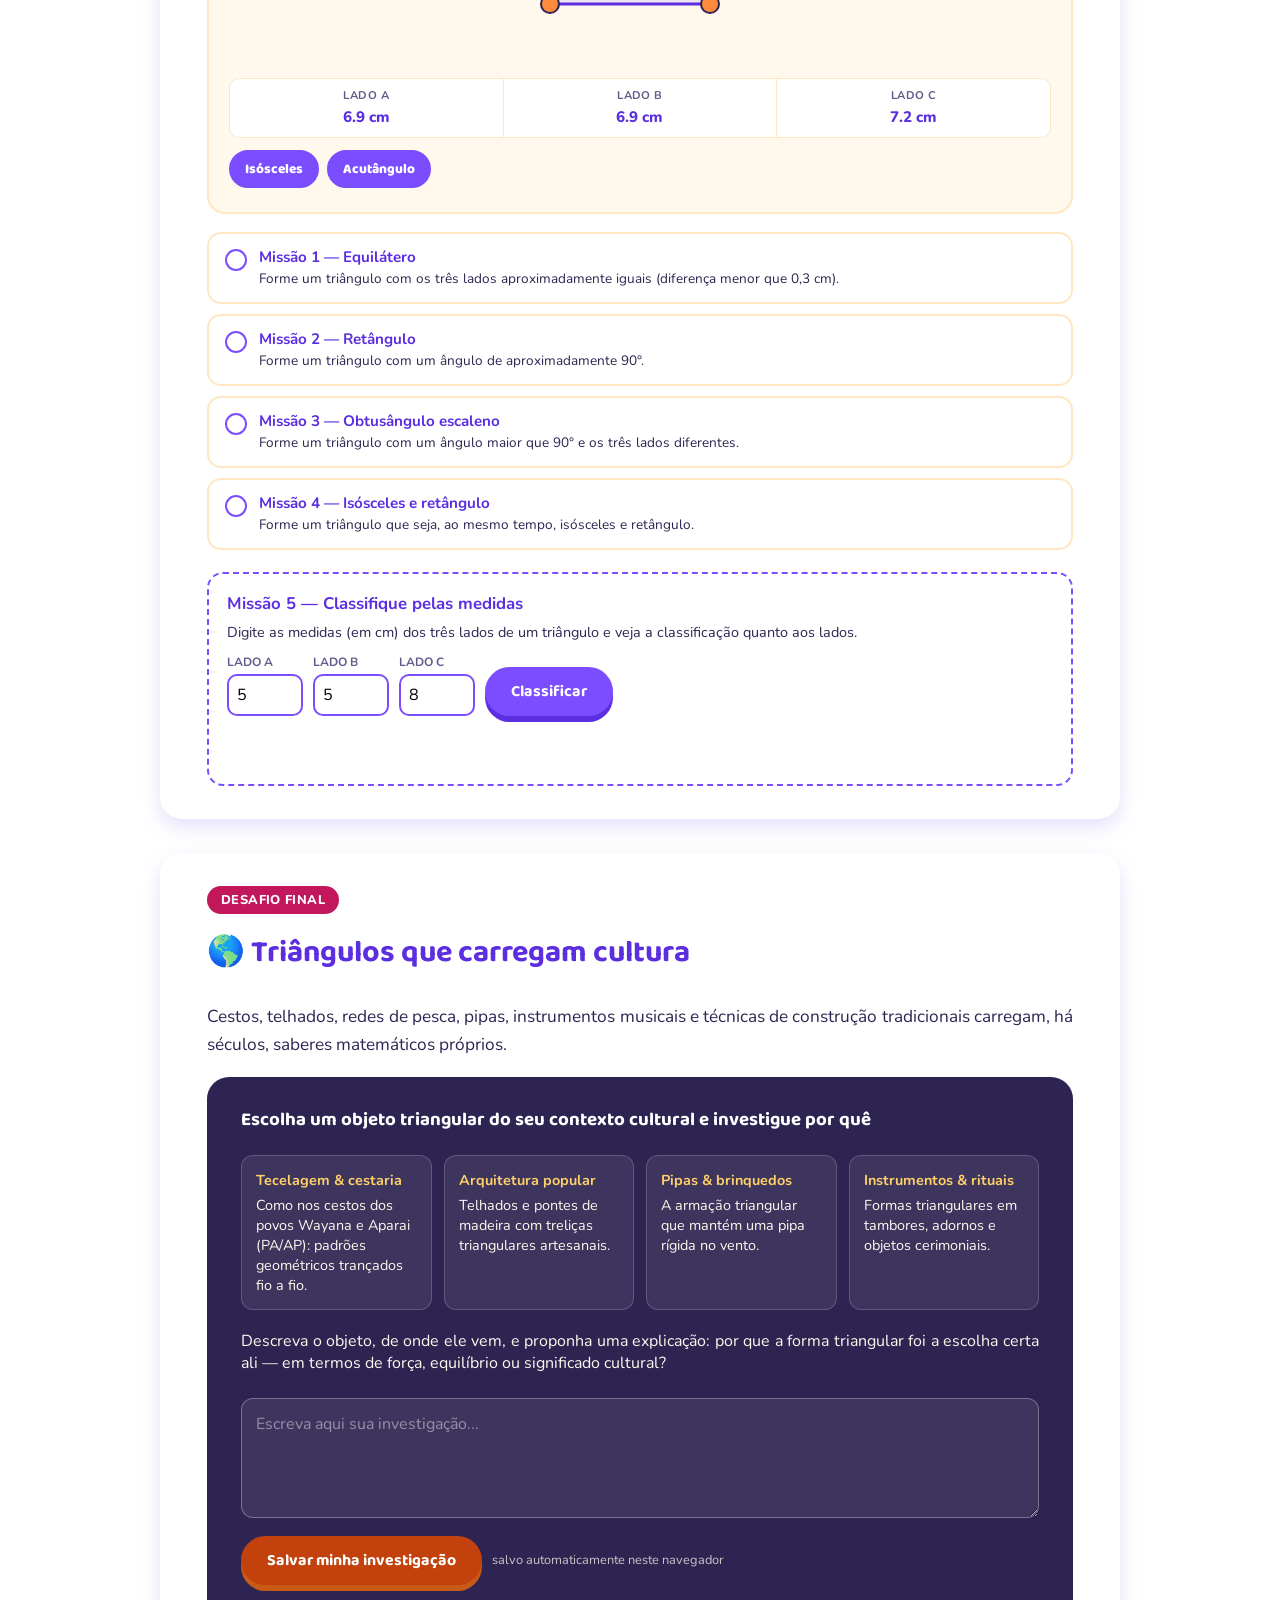
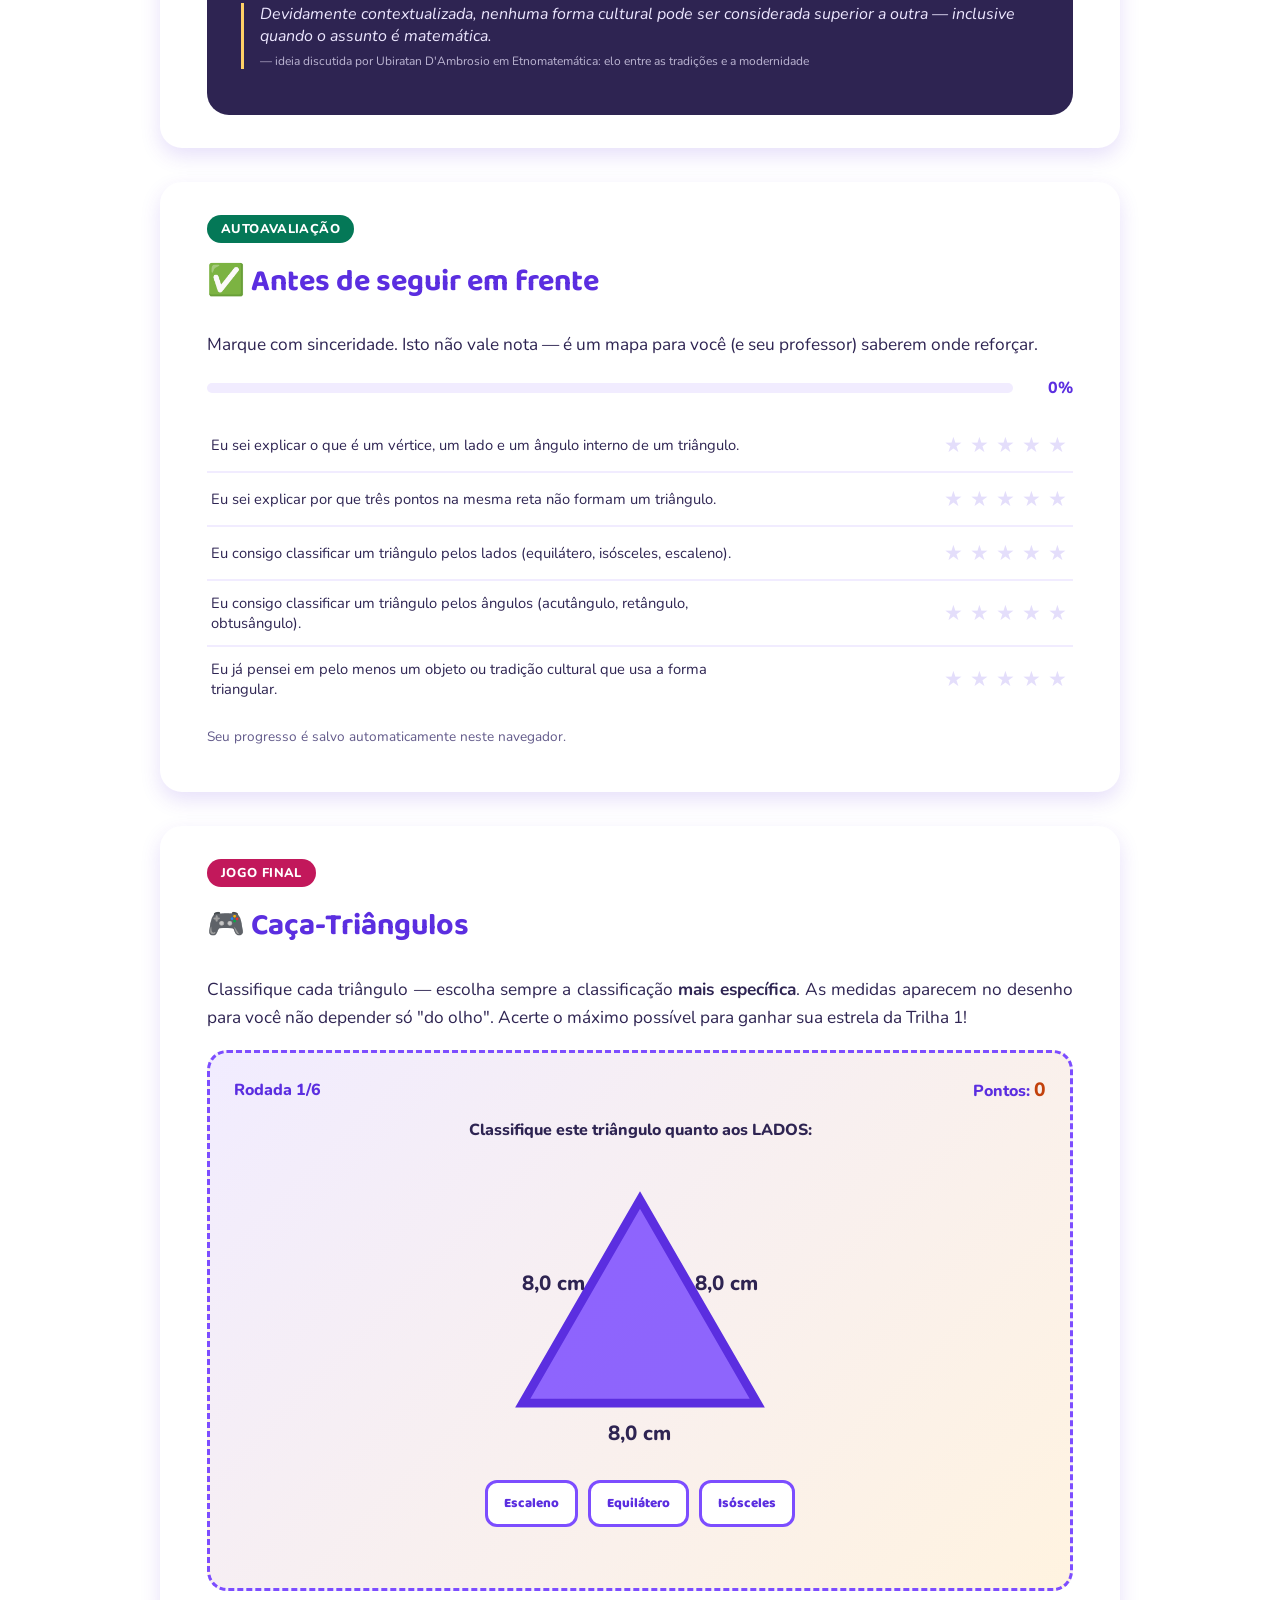
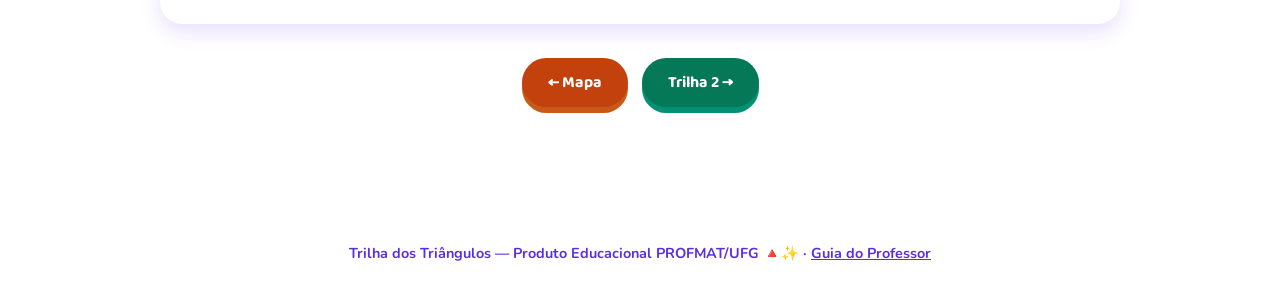
<file: trilha1.html>
<!DOCTYPE html>
<html lang="pt-BR">
<head>
<meta charset="UTF-8">
<meta name="viewport" content="width=device-width, initial-scale=1.0">
<title>Trilha 1 · O que é um triângulo? · Trilha dos Triângulos</title>
<meta name="description" content="Trilha dos Triângulos: produto educacional PROFMAT/UFG sobre triângulos no Ensino Fundamental (BNCC, 6º ao 9º ano).">
<link rel="stylesheet" href="style.css">
</head>
<body>
<a class="pular" href="#conteudo">Pular para o conteúdo</a>

<header class="site-header">
  <div class="header-inner">
    <a href="index.html" class="brand">
      <svg class="mascote" viewBox="0 0 100 100" aria-hidden="true"><polygon points="50,10 90,85 10,85" fill="#7C4DFF"/><circle cx="38" cy="65" r="6" fill="#fff"/><circle cx="62" cy="65" r="6" fill="#fff"/><circle cx="38" cy="65" r="3" fill="#2E2452"/><circle cx="62" cy="65" r="3" fill="#2E2452"/><path d="M35 76 Q50 88 65 76" stroke="#fff" stroke-width="4" fill="none" stroke-linecap="round"/></svg>
      Trilha dos Triângulos
    </a>
    <nav class="main-nav" aria-label="Navegação principal">
      <a href="index.html">Início</a>
      <a href="trilha1.html" class="active">Trilha 1</a>
      <a href="trilha2.html">Trilha 2</a>
      <a href="trilha3.html">Trilha 3</a>
      <a href="trilha4.html">Trilha 4</a>
      <a href="trilha5.html">Trilha 5</a>
      <a href="trilha6.html">Trilha 6</a>
      <a href="trilha7.html">Trilha 7</a>
      <a href="trilha8.html">Trilha 8</a>
      <a href="index.html#mapa">Mapa</a>
      <a href="professor.html">Professor</a>
    </nav>
    <div class="progresso-pill" data-progresso-pill>⭐ 0/8 trilhas</div>
  </div>
</header>

<main class="container" id="conteudo">

 <!-- ============ CONTEXTUALIZAÇÃO ============ -->
  <section class="section-card">
    <span class="tag laranja">TRILHA 1 · 6º ANO · BNCC EF06MA19</span>
    <h2>🔺 O grafismo de Kamukuaka</h2>
    
    <div class="contexto-flex">
      <div class="texto">
        <p class="lead" style="text-align: justify;">Às margens do lindo Rio Batovi, no Parque Indígena do Xingu, o jovem <strong>Kamukuaka</strong>, um menino do povo <strong>Wauja</strong>, observa atento as mãos ágeis de seu tio. Com um pincel fino feito de fibra de buriti, o tio desenha padrões geométricos perfeitos nas panelas de cerâmica que sua família produz com tanto orgulho. O povo Wauja é famoso em todo o Brasil por sua belíssima arte em cerâmica e seus desenhos expressivos.</p>
        <p class="lead" style="text-align: justify;">"Tio, como você consegue fazer essas pontas tão certas sem usar régua?", pergunta Kamukuaka, curioso. O tio sorri e explica que a floresta e o céu ensinam as direções. Ele mostra ao menino que, ao cruzar três linhas retas, nasce uma figura que se repete por toda a borda da panela — um dos muitos grafismos que os Wauja associam a seres do rio e da floresta. Kamukuaka percebe, fascinado, que muitos detalhes daquela pintura começam com uma forma simples e poderosa: <strong>três pontos ligados por três segmentos de reta</strong>.</p>
        <div class="balaozinho" style="text-align: justify;">🤔 Mas afinal... o que faz uma forma ser um triângulo? E os triângulos da panela são todos do mesmo tipo, ou há triângulos "diferentes" entre si?</div>
        <p class="nota-narrativa"><strong>Sobre esta história:</strong> Kamukuaka e seu tio são personagens fictícios. A narrativa se inspira na cerâmica e na arte gráfica do povo Wauja (Alto Xingu, MT), descritas por Barcelos Neto (2008). Os nomes e significados dos grafismos pertencem a cada povo; vale pesquisar, com a turma, materiais produzidos pelos próprios Wauja.</p>
      </div>
      <div class="imagem">
        <figure style="margin:0;">
          <img src="img/trilha1.webp" width="720" height="1019" decoding="async" alt="Kamukuaka observa o tio pintando grafismos geométricos em cerâmica Wauja" style="width:100%; height:auto; border-radius:20px; display:block; box-shadow: 0 8px 24px rgba(0,0,0,0.1);">
          <figcaption style="text-align:center; font-size:0.85rem; color:var(--roxo-escuro); margin-top:10px; font-weight:800;">A Cerâmica Sagrada de Kamukuaka</figcaption>
        </figure>
      </div>
    </div>
  </section>
  <!-- ============ EXPLORANDO ============ -->
  <section class="section-card">
    <span class="tag roxo">EXPLORANDO</span>
    <h2>📐 Definindo o triângulo</h2>
    <p class="lead">Marque três pontos <strong>A</strong>, <strong>B</strong> e <strong>C</strong> que <strong>não estejam na mesma reta</strong>. Ligando-os pelos segmentos AB, BC e CA, obtemos um <strong>triângulo</strong>. Os pontos A, B e C são os <strong>vértices</strong>; os segmentos são os <strong>lados</strong>; e em cada vértice há um <strong>ângulo interno</strong>. O triângulo é o polígono com o menor número possível de lados — e também um dos mais fortes, como você vai descobrir na Trilha 4!</p>
    <div class="cuidado">⚠️ Por que os pontos não podem estar na mesma reta? Se A, B e C forem <em>colineares</em>, os três segmentos ficam "deitados" uns sobre os outros e não cercam região nenhuma: não há triângulo.</div>
    <p class="lead" style="font-size:0.95rem;">Uma convenção muito usada: o lado oposto ao vértice A chama-se <strong>a</strong> (é o lado BC), o oposto a B chama-se <strong>b</strong> (lado AC) e o oposto a C chama-se <strong>c</strong> (lado AB).</p>

    <h3 style="color:#5B2EE0;">Classificação quanto aos lados</h3>
    <div class="exemplos-grid">
      <div class="exemplo-card">
        <svg viewBox="0 0 100 100"><polygon points="50,12.72 90,82 10,82" fill="#7C4DFF" stroke="#5B2EE0" stroke-width="3"/></svg>
        <div class="nome">Equilátero</div>
        <div class="desc">3 lados iguais</div>
      </div>
      <div class="exemplo-card">
        <svg viewBox="0 0 100 100"><polygon points="50,10 75,85 25,85" fill="#FF8A3D" stroke="#C85A17" stroke-width="3"/></svg>
        <div class="nome">Isósceles</div>
        <div class="desc">pelo menos 2 lados iguais</div>
      </div>
      <div class="exemplo-card">
        <svg viewBox="0 0 100 100"><polygon points="20,85 90,70 55,15" fill="#06D6A0" stroke="#039073" stroke-width="3"/></svg>
        <div class="nome">Escaleno</div>
        <div class="desc">3 lados diferentes</div>
      </div>
    </div>

    <h3 style="color:#5B2EE0;">Classificação quanto aos ângulos</h3>
    <div class="exemplos-grid">
      <div class="exemplo-card">
        <svg viewBox="0 0 100 100"><polygon points="50,15 85,75 20,70" fill="#FF6B9D" stroke="#C43F6E" stroke-width="3"/></svg>
        <div class="nome">Acutângulo</div>
        <div class="desc">todos os ângulos agudos (&lt;90°)</div>
      </div>
      <div class="exemplo-card">
        <svg viewBox="0 0 100 100"><polygon points="15,85 15,15 85,85" fill="#4FC3F7" stroke="#1F8FC7" stroke-width="3"/></svg>
        <div class="nome">Retângulo</div>
        <div class="desc">um ângulo reto (90°)</div>
      </div>
      <div class="exemplo-card">
        <svg viewBox="0 0 100 100"><polygon points="28,88 95,88 8,35" fill="#FFD166" stroke="#C99420" stroke-width="3"/></svg>
        <div class="nome">Obtusângulo</div>
        <div class="desc">um ângulo obtuso (&gt;90°)</div>
      </div>
    </div>

    <div class="balaozinho">💡 Repare: todo triângulo tem uma classificação quanto aos lados <em>e</em> uma quanto aos ângulos, ao mesmo tempo! Por exemplo, um triângulo pode ser isósceles e retângulo ao mesmo tempo (é o "esquadro de 45°").</div>
    <div class="cuidado">🔎 <strong>Equilátero também é isósceles?</strong> Na Geometria Plana de Dolce e Pompeo, isósceles é o triângulo que tem <em>pelo menos</em> dois lados congruentes. Assim, todo triângulo equilátero é um caso particular de isósceles — do mesmo jeito que todo quadrado é um retângulo especial. Alguns livros usam "exatamente dois lados"; o importante é saber qual definição está sendo usada.</div>
    <div class="cuidado">🚫 <strong>Pode existir triângulo com dois ângulos retos?</strong> Não! Os ângulos de um triângulo não podem "gastar" muito: um triângulo tem no máximo <em>um</em> ângulo reto ou obtuso. Por isso, os outros dois ângulos de um triângulo retângulo ou obtusângulo são sempre agudos. (Você vai entender o motivo na Trilha 3.)</div>
  </section>

  <!-- ============ PRATICANDO ============ -->
  <section class="section-card">
    <span class="tag verde">PRATICANDO</span>
    <h2>✏️ Vamos treinar</h2>

    <div class="quiz-item" data-correta="2">
      <div class="quiz-pergunta">1. Um triângulo com lados 5 cm, 5 cm e 5 cm é classificado quanto aos lados como:</div>
      <div class="quiz-opcoes">
        <button type="button" class="quiz-opcao" data-valor="0">Escaleno</button>
        <button type="button" class="quiz-opcao" data-valor="1">Isósceles</button>
        <button type="button" class="quiz-opcao" data-valor="2">Equilátero</button>
      </div>
      <div class="quiz-feedback" aria-live="polite"></div>
    </div>

    <div class="quiz-item" data-correta="2">
      <div class="quiz-pergunta">2. Um triângulo que tem um ângulo de exatamente 90° é chamado de:</div>
      <div class="quiz-opcoes">
        <button type="button" class="quiz-opcao" data-valor="0">Acutângulo</button>
        <button type="button" class="quiz-opcao" data-valor="1">Obtusângulo</button>
        <button type="button" class="quiz-opcao" data-valor="2">Retângulo</button>
      </div>
      <div class="quiz-feedback" aria-live="polite"></div>
    </div>

    <div class="quiz-item" data-correta="1">
      <div class="quiz-pergunta">3. Os pontos A, B e C estão sobre uma mesma reta. Ligando-os, obtemos:</div>
      <div class="quiz-opcoes">
        <button type="button" class="quiz-opcao" data-valor="0">Um triângulo escaleno</button>
        <button type="button" class="quiz-opcao" data-valor="1">Nenhum triângulo: os pontos são colineares</button>
        <button type="button" class="quiz-opcao" data-valor="2">Um triângulo obtusângulo</button>
      </div>
      <div class="quiz-feedback" aria-live="polite"></div>
    </div>
  </section>

  <!-- ============ EXPLORE COM AS MÃOS ============ -->
  <section class="section-card">
    <span class="tag azul">EXPLORE COM AS MÃOS</span>
    <h2>🖐️ Arraste e descubra</h2>
    <p class="lead">Arraste os vértices laranja do triângulo e observe como as medidas dos lados e dos ângulos mudam — e como a classificação muda junto. Que formatos você consegue criar?</p>

    <div class="applet-card">
      <svg id="svgExploreT1" viewBox="0 0 320 280" width="100%" height="280"></svg>
      <div class="applet-readout">
        <div class="ro-cell"><span class="k">Lado a</span><span class="v" id="et1-a">–</span></div>
        <div class="ro-cell"><span class="k">Lado b</span><span class="v" id="et1-b">–</span></div>
        <div class="ro-cell"><span class="k">Lado c</span><span class="v" id="et1-c">–</span></div>
        <div class="ro-cell"><span class="k">Ângulo A</span><span class="v" id="et1-A">–</span></div>
        <div class="ro-cell"><span class="k">Ângulo B</span><span class="v" id="et1-B">–</span></div>
        <div class="ro-cell"><span class="k">Ângulo C</span><span class="v" id="et1-C">–</span></div>
      </div>
      <p class="hint">Desafio extra: você consegue fazer um triângulo com dois ângulos obtusos? Tente — e anote o que acontece. <span id="et1-sum" hidden></span></p>
      <div class="badges" id="et1-badges"></div>
    </div>

    <h3 style="color:#5B2EE0; margin-top:26px;">Missões</h3>
    <p class="lead" style="font-size:0.95rem;">Arraste o triângulo abaixo até completar cada missão. A classificação aparece embaixo do desenho.</p>
    <div class="applet-card">
      <svg id="svgMissoesT1" viewBox="0 0 320 280" width="100%" height="280"></svg>
      <div class="applet-readout">
        <div class="ro-cell"><span class="k">Lado a</span><span class="v" id="mt1-a">–</span></div>
        <div class="ro-cell"><span class="k">Lado b</span><span class="v" id="mt1-b">–</span></div>
        <div class="ro-cell"><span class="k">Lado c</span><span class="v" id="mt1-c">–</span></div>
      </div>
      <div class="badges" id="mt1-badges"></div>
    </div>
    <div class="tasks" id="taskListT1">
      <div class="task" data-task="equilatero">
        <div class="task-check">✓</div>
        <div class="task-text"><strong>Missão 1 — Equilátero</strong><span>Forme um triângulo com os três lados aproximadamente iguais (diferença menor que 0,3 cm).</span></div>
      </div>
      <div class="task" data-task="retangulo">
        <div class="task-check">✓</div>
        <div class="task-text"><strong>Missão 2 — Retângulo</strong><span>Forme um triângulo com um ângulo de aproximadamente 90°.</span></div>
      </div>
      <div class="task" data-task="obtusangulo-escaleno">
        <div class="task-check">✓</div>
        <div class="task-text"><strong>Missão 3 — Obtusângulo escaleno</strong><span>Forme um triângulo com um ângulo maior que 90° e os três lados diferentes.</span></div>
      </div>
      <div class="task" data-task="isosceles-retangulo">
        <div class="task-check">✓</div>
        <div class="task-text"><strong>Missão 4 — Isósceles e retângulo</strong><span>Forme um triângulo que seja, ao mesmo tempo, isósceles e retângulo.</span></div>
      </div>
    </div>
    <div class="numeric-tester">
      <strong style="color:#5B2EE0; font-size:1.05rem;">Missão 5 — Classifique pelas medidas</strong>
      <p class="lead" style="font-size:0.9rem; margin:6px 0 0;">Digite as medidas (em cm) dos três lados de um triângulo e veja a classificação quanto aos lados.</p>
      <div class="nt-row">
        <div class="nt-field"><label for="nt-a-t1">Lado a</label><input type="number" id="nt-a-t1" value="5" min="0.1" step="0.1"></div>
        <div class="nt-field"><label for="nt-b-t1">Lado b</label><input type="number" id="nt-b-t1" value="5" min="0.1" step="0.1"></div>
        <div class="nt-field"><label for="nt-c-t1">Lado c</label><input type="number" id="nt-c-t1" value="8" min="0.1" step="0.1"></div>
        <button class="btn" id="nt-test-t1">Classificar</button>
      </div>
      <p class="nt-result" id="nt-result-t1" aria-live="polite"></p>
    </div>
  </section>

  <!-- ============ DESAFIO FINAL ============ -->
  <section class="section-card">
    <span class="tag rosa">DESAFIO FINAL</span>
    <h2>🌎 Triângulos que carregam cultura</h2>
    <p class="lead">Cestos, telhados, redes de pesca, pipas, instrumentos musicais e técnicas de construção tradicionais carregam, há séculos, saberes matemáticos próprios.</p>

    <div class="challenge-card">
      <h3>Escolha um objeto triangular do seu contexto cultural e investigue por quê</h3>
      <div class="insp-grid">
        <div class="insp"><b>Tecelagem &amp; cestaria</b>Como nos cestos dos povos Wayana e Aparai (PA/AP): padrões geométricos trançados fio a fio.</div>
        <div class="insp"><b>Arquitetura popular</b>Telhados e pontes de madeira com treliças triangulares artesanais.</div>
        <div class="insp"><b>Pipas &amp; brinquedos</b>A armação triangular que mantém uma pipa rígida no vento.</div>
        <div class="insp"><b>Instrumentos &amp; rituais</b>Formas triangulares em tambores, adornos e objetos cerimoniais.</div>
      </div>
      <p>Descreva o objeto, de onde ele vem, e proponha uma explicação: por que a forma triangular foi a escolha certa ali — em termos de força, equilíbrio ou significado cultural?</p>
      <textarea class="reflect" id="reflectTextT1" aria-label="Sua investigação" placeholder="Escreva aqui sua investigação..."></textarea>
      <div class="challenge-actions">
        <button class="btn laranja" id="reflectSaveT1">Salvar minha investigação</button>
        <span class="save-note" id="reflectStatusT1">salvo automaticamente neste navegador</span>
      </div>
      <div class="quote">Devidamente contextualizada, nenhuma forma cultural pode ser considerada superior a outra — inclusive quando o assunto é matemática.
        <cite>— ideia discutida por Ubiratan D'Ambrosio em Etnomatemática: elo entre as tradições e a modernidade</cite>
      </div>
    </div>
  </section>

  <!-- ============ AUTOAVALIAÇÃO ============ -->
  <section class="section-card">
    <span class="tag verde">AUTOAVALIAÇÃO</span>
    <h2>✅ Antes de seguir em frente</h2>
    <p class="lead">Marque com sinceridade. Isto não vale nota — é um mapa para você (e seu professor) saberem onde reforçar.</p>

    <div class="assess-progress">
      <div class="assess-bar"><div class="assess-bar-fill" id="assessBarFillT1"></div></div>
      <div class="assess-pct" id="assessPctT1">0%</div>
    </div>
    <div id="assessListT1"></div>
    <p class="assess-footer" id="assessFooterT1">Seu progresso é salvo automaticamente neste navegador.</p>
  </section>

  <!-- ============ JOGO ============ -->
  <section class="section-card">
    <span class="tag rosa">JOGO FINAL</span>
    <h2>🎮 Caça-Triângulos</h2>
    <p class="lead">Classifique cada triângulo — escolha sempre a classificação <strong>mais específica</strong>. As medidas aparecem no desenho para você não depender só "do olho". Acerte o máximo possível para ganhar sua estrela da Trilha 1!</p>

    <div class="jogo-wrap">
      <div class="jogo-placar">
        <div>Rodada <span id="jogoRodadaAtual">1</span>/<span id="jogoRodadaTotal">6</span></div>
        <div>Pontos: <span class="valor" id="jogoPontos">0</span></div>
      </div>

      <div id="jogoAtivo">
        <p class="center quiz-pergunta" id="jogoPergunta">Classifique este triângulo quanto aos lados:</p>
        <div class="jogo-triangulo-area">
          <svg viewBox="-8 -4 116 106" id="jogoSvg" style="width:min(340px,92%);" role="img" aria-label="Triângulo da rodada"><polygon id="jogoPoligono" points="50,12.72 90,82 10,82" fill="#7C4DFF" fill-opacity="0.85" stroke="#5B2EE0" stroke-width="3"/><g id="jogoRotulos"></g></svg>
        </div>
        <div class="jogo-botoes" id="jogoBotoes"></div>
        <div class="jogo-mensagem" id="jogoMensagem" aria-live="polite"></div>
      </div>

      <div id="jogoFim" class="jogo-fim" style="display:none;">
        <h3 id="jogoFimTitulo">🎉 Trilha concluída!</h3>
        <p id="jogoFimTexto"></p>
        <a href="index.html" class="btn verde">Voltar ao mapa ⭐</a>
      </div>
    </div>
  </section>

  <div class="center" style="margin-bottom:40px; display:flex; gap:14px; justify-content:center; flex-wrap:wrap;">
    <a href="index.html" class="btn laranja">← Mapa</a>
    <a href="trilha2.html" class="btn verde">Trilha 2 →</a>
  </div>

</main>

<footer class="site-footer">
  Trilha dos Triângulos — Produto Educacional PROFMAT/UFG 🔺✨ · <a href="professor.html" style="text-decoration:underline;">Guia do Professor</a>
</footer>

<script src="script.js"></script>
<script>
/* ---------- Quiz "Praticando" ---------- */
document.querySelectorAll('.quiz-item').forEach(item=>{
  const correta = item.getAttribute('data-correta');
  const feedback = item.querySelector('.quiz-feedback');
  let respondido = false;
  item.querySelectorAll('.quiz-opcao').forEach(op=>{
    op.addEventListener('click', ()=>{
      if(respondido) return;
      respondido = true;
      const valor = op.getAttribute('data-valor');
      if(valor === correta){
        op.classList.add('certo');
        feedback.textContent = '✅ Isso mesmo! Mandou bem.';
        feedback.style.color = '#047857';
      }else{
        op.classList.add('errado');
        item.querySelector(`[data-valor="${correta}"]`).classList.add('certo');
        feedback.textContent = '❌ Quase! A resposta certa está em verde.';
        feedback.style.color = '#C43F6E';
      }
    });
  });
});

/* ---------- Jogo "Caça-Triângulos" ---------- */
const rodadas = [
  { pontos:"50,12.72 90,82 10,82", tipo:"lados", resposta:"Equilátero", opcoes:["Equilátero","Isósceles","Escaleno"] },
  { pontos:"15,85 15,15 85,85", tipo:"angulos", resposta:"Retângulo", opcoes:["Acutângulo","Retângulo","Obtusângulo"] },
  { pontos:"20,85 90,70 55,15", tipo:"lados", resposta:"Escaleno", opcoes:["Equilátero","Isósceles","Escaleno"] },
  { pontos:"28,88 95,88 8,35", tipo:"angulos", resposta:"Obtusângulo", opcoes:["Acutângulo","Retângulo","Obtusângulo"] },
  { pontos:"50,10 75,85 25,85", tipo:"lados", resposta:"Isósceles", opcoes:["Equilátero","Isósceles","Escaleno"] },
  { pontos:"50,15 85,75 20,70", tipo:"angulos", resposta:"Acutângulo", opcoes:["Acutângulo","Retângulo","Obtusângulo"] },
];

let rodadaIdx = 0;
let pontos = 0;
let travado = false;

document.getElementById('jogoRodadaTotal').textContent = rodadas.length;

function embaralhar(arr){
  const a = arr.slice();
  for(let i=a.length-1;i>0;i--){
    const j = Math.floor(Math.random()*(i+1));
    [a[i],a[j]]=[a[j],a[i]];
  }
  return a;
}

function carregarRodada(){
  travado = false;
  const r = rodadas[rodadaIdx];
  document.getElementById('jogoPoligono').setAttribute('points', r.pontos);
  document.getElementById('jogoPergunta').textContent =
    r.tipo === 'lados' ? 'Classifique este triângulo quanto aos LADOS:' : 'Classifique este triângulo quanto aos ÂNGULOS:';
  document.getElementById('jogoRodadaAtual').textContent = rodadaIdx+1;
  document.getElementById('jogoMensagem').textContent = '';
  desenharRotulosJogo(r);

  const botoesDiv = document.getElementById('jogoBotoes');
  botoesDiv.innerHTML = '';
  embaralhar(r.opcoes).forEach(op=>{
    const btn = document.createElement('button');
    btn.textContent = op;
    btn.addEventListener('click', ()=> responder(op, btn));
    botoesDiv.appendChild(btn);
  });
}

/* Mostra as medidas no próprio desenho: lados (em cm, escala 1 u = 0,1 cm)
   ou ângulos (arredondados de forma que a soma exibida seja 180°). */
function desenharRotulosJogo(r){
  const g = document.getElementById('jogoRotulos');
  g.innerHTML = '';
  const P = r.pontos.split(' ').map(t=>{ const [x,y]=t.split(',').map(Number); return {x,y}; });
  const G = {x:(P[0].x+P[1].x+P[2].x)/3, y:(P[0].y+P[1].y+P[2].y)/3};
  function txt(x,y,s){
    const t = document.createElementNS('http://www.w3.org/2000/svg','text');
    t.setAttribute('x',x); t.setAttribute('y',y); t.setAttribute('font-size','7');
    t.setAttribute('font-weight','800'); t.setAttribute('fill','#2E2452'); t.setAttribute('text-anchor','middle');
    t.setAttribute('dominant-baseline','middle'); t.textContent = s; g.appendChild(t);
  }
  if(r.tipo === 'lados'){
    for(let i=0;i<3;i++){
      const p=P[i], q=P[(i+1)%3];
      const m={x:(p.x+q.x)/2, y:(p.y+q.y)/2};
      const dx=m.x-G.x, dy=m.y-G.y, L=Math.hypot(dx,dy)||1;
      const med = (Math.hypot(p.x-q.x,p.y-q.y)/10).toFixed(1).replace('.',',');
      txt(m.x+dx/L*11, m.y+dy/L*11, med+' cm');
    }
  }else{
    const angs = P.map((p,i)=>angleAtT1(p, P[(i+1)%3], P[(i+2)%3]));
    const arred = arredondarAngulos(angs);
    P.forEach((p,i)=>{
      const dx=G.x-p.x, dy=G.y-p.y, L=Math.hypot(dx,dy)||1;
      txt(p.x+dx/L*13, p.y+dy/L*13, arred[i]+'°');
    });
  }
}

function responder(escolha, btn){
  if(travado) return;
  travado = true;
  const r = rodadas[rodadaIdx];
  const msg = document.getElementById('jogoMensagem');
  if(escolha === r.resposta){
    pontos++;
    document.getElementById('jogoPontos').textContent = pontos;
    btn.style.background = '#06D6A0'; btn.style.color='#fff'; btn.style.borderColor='#06D6A0';
    msg.textContent = '✅ Isso aí! ' + r.resposta + ' correto!';
    msg.style.color = '#047857';
  }else{
    btn.style.background = '#FF6B9D'; btn.style.color='#fff'; btn.style.borderColor='#FF6B9D';
    msg.textContent = '❌ Era ' + r.resposta + '. Vamos para a próxima!';
    msg.style.color = '#C43F6E';
  }
  setTimeout(()=>{
    rodadaIdx++;
    if(rodadaIdx < rodadas.length){
      carregarRodada();
    }else{
      finalizarJogo();
    }
  }, 1100);
}

function finalizarJogo(){
  document.getElementById('jogoAtivo').style.display = 'none';
  const fim = document.getElementById('jogoFim');
  fim.style.display = 'block';
  document.getElementById('jogoFimTexto').textContent =
    `Você acertou ${pontos} de ${rodadas.length} desafios! Sua estrela da Trilha 1 já foi guardada — hora de seguir para a próxima trilha.`;
  marcarTrilhaConcluida('trilha1');
}

carregarRodada();

/* ============================================================
Explore com as mãos — applet interativo de triângulo (Trilha 1)
============================================================ */
function distT1(p,q){ return Math.hypot(p.x-q.x, p.y-q.y); }
function angleAtT1(p, q1, q2){
  const v1 = {x:q1.x-p.x, y:q1.y-p.y};
  const v2 = {x:q2.x-p.x, y:q2.y-p.y};
  const dot = v1.x*v2.x + v1.y*v2.y;
  const m1 = Math.hypot(v1.x,v1.y), m2 = Math.hypot(v2.x,v2.y);
  let cos = dot/(m1*m2);
  cos = Math.max(-1, Math.min(1, cos));
  return Math.acos(cos) * 180/Math.PI;
}
const SVGNS_T1 = "http://www.w3.org/2000/svg";
function elT1(tag, attrs){
  const e = document.createElementNS(SVGNS_T1, tag);
  for (const k in attrs) e.setAttribute(k, attrs[k]);
  return e;
}

function makeTriangleAppletT1(svgId, opts){
  opts = opts || {};
  const svg = document.getElementById(svgId);
  const W = 320, H = 280;
  let verts = opts.initial || [
    {x:70, y:210}, {x:250, y:210}, {x:150, y:70}
  ];
  const scale = opts.scale || 0.045;
  let onChange = opts.onChange || function(){};

  function classify(){
    const [P1,P2,P3] = verts;
    const a = distT1(P2,P3), b = distT1(P1,P3), c = distT1(P1,P2);
    const A = angleAtT1(P1,P2,P3), B = angleAtT1(P2,P1,P3), C = angleAtT1(P3,P1,P2);
    const sides = [a,b,c].map(s=>s*scale);
    /* Tolerância de 0,3 cm (as medidas exibidas têm 1 casa decimal).
       Versão anterior usava ~21% de folga relativa e classificava
       como "equilátero" triângulos de lados 8, 9 e 10 cm. */
    const tol = 0.3;
    const sMax = Math.max(...sides), sMin = Math.min(...sides);
    let sideClass;
    if (sMax - sMin < tol) sideClass = 'equilatero';
    else if (Math.abs(sides[0]-sides[1])<tol || Math.abs(sides[1]-sides[2])<tol || Math.abs(sides[0]-sides[2])<tol) sideClass = 'isosceles';
    else sideClass = 'escaleno';
    const angs = [A,B,C];
    const maxAng = Math.max(...angs);
    let angClass;
    if (Math.abs(maxAng-90) < 2) angClass = 'retangulo';
    else if (maxAng > 90) angClass = 'obtusangulo';
    else angClass = 'acutangulo';
    return {a: sides[0], b: sides[1], c: sides[2], A, B, C, sum:A+B+C, sideClass, angClass};
  }

  function draw(){
    svg.innerHTML = '';
    svg.setAttribute('viewBox','0 0 '+W+' '+H);
    const poly = elT1('polygon',{points:verts.map(p=>p.x+','+p.y).join(' '),
      fill:'rgba(124,77,255,0.12)', stroke:'#5B2EE0', 'stroke-width':3});
    svg.appendChild(poly);

    const labels = [
      {p:verts[0], o1:verts[1], o2:verts[2]}, {p:verts[1], o1:verts[0], o2:verts[2]}, {p:verts[2], o1:verts[0], o2:verts[1]}
    ];
    const arredT1 = arredondarAngulos(labels.map(L=>angleAtT1(L.p, L.o1, L.o2)));
    labels.forEach(L=>{
      const ang = angleAtT1(L.p, L.o1, L.o2);
      /* direção da bissetriz interna = soma dos vetores unitários
         (a fórmula anterior, com média de atan2, falhava quando o
         ângulo cruzava ±180° e jogava o rótulo para fora) */
      const u1x=L.o1.x-L.p.x, u1y=L.o1.y-L.p.y, n1=Math.hypot(u1x,u1y)||1;
      const u2x=L.o2.x-L.p.x, u2y=L.o2.y-L.p.y, n2=Math.hypot(u2x,u2y)||1;
      let bx=u1x/n1+u2x/n2, by=u1y/n1+u2y/n2; const nb=Math.hypot(bx,by)||1; bx/=nb; by/=nb;
      const lx = L.p.x + 26*bx;
      const ly = L.p.y + 26*by;
      const t = elT1('text',{x:lx, y:ly, 'font-size':12, fill:'#5B2EE0', 'text-anchor':'middle', 'font-weight':'700', 'dominant-baseline':'middle'});
      t.textContent = arredT1[labels.indexOf(L)]+'°';
      svg.appendChild(t);
    });

    verts.forEach((p, i)=>{
      const c = elT1('circle',{cx:p.x, cy:p.y, r:9, fill:'#FF8A3D', stroke:'#2E2452','stroke-width':2, class:'handle'});
      c.addEventListener('pointerdown', (ev)=> startDrag(ev, i));
      svg.appendChild(c);
    });

    onChange(classify());
  }

  function startDrag(ev, idx){
    ev.preventDefault();
    function move(e){
      const rect = svg.getBoundingClientRect();
      const scaleX = W/rect.width, scaleY = H/rect.height;
      let mx = (e.clientX-rect.left)*scaleX, my = (e.clientY-rect.top)*scaleY;
      mx = Math.max(14, Math.min(W-14, mx));
      my = Math.max(14, Math.min(H-14, my));
      const trial = verts.slice();
      trial[idx] = {x:mx, y:my};
      const areaX2 = Math.abs((trial[1].x-trial[0].x)*(trial[2].y-trial[0].y) - (trial[2].x-trial[0].x)*(trial[1].y-trial[0].y));
      if (areaX2 > 400) { verts = trial; draw(); }
    }
    function up(){ window.removeEventListener('pointermove', move); window.removeEventListener('pointerup', up); }
    window.addEventListener('pointermove', move);
    window.addEventListener('pointerup', up);
  }

  draw();
  return { getState: classify, redraw: draw };
}

const sideLabelT1 = {equilatero:'Equilátero', isosceles:'Isósceles', escaleno:'Escaleno'};
const angLabelT1 = {acutangulo:'Acutângulo', retangulo:'Retângulo', obtusangulo:'Obtusângulo'};

function renderBadgesT1(container, state){
  container.innerHTML = '';
  const b1 = document.createElement('span'); b1.className='badge on'; b1.textContent = sideLabelT1[state.sideClass];
  const b2 = document.createElement('span'); b2.className='badge on' + (state.angClass==='obtusangulo' ? ' aviso':''); b2.textContent = angLabelT1[state.angClass];
  container.appendChild(b1); container.appendChild(b2);
}

makeTriangleAppletT1('svgExploreT1', {
  onChange: (state)=>{
    document.getElementById('et1-a').textContent = state.a.toFixed(1)+' cm';
    document.getElementById('et1-b').textContent = state.b.toFixed(1)+' cm';
    document.getElementById('et1-c').textContent = state.c.toFixed(1)+' cm';
    const [rA,rB,rC] = arredondarAngulos([state.A,state.B,state.C]);
    document.getElementById('et1-A').textContent = rA+'°';
    document.getElementById('et1-B').textContent = rB+'°';
    document.getElementById('et1-C').textContent = rC+'°';
    renderBadgesT1(document.getElementById('et1-badges'), state);
  }
});

const taskStateT1 = {equilatero:false, retangulo:false, 'obtusangulo-escaleno':false, 'isosceles-retangulo':false};
let missoesT1Ativas = false; /* só conta depois que o aluno arrastar (antes, o triângulo inicial podia "cumprir" missões sozinho) */
function updateTaskUIT1(){
  document.querySelectorAll('#taskListT1 .task').forEach(t=>{
    const key = t.getAttribute('data-task');
    t.classList.toggle('done', !!taskStateT1[key]);
  });
}

makeTriangleAppletT1('svgMissoesT1', {
  initial: [{x:70,y:220},{x:230,y:220},{x:150,y:90}],
  onChange: (state)=>{
    document.getElementById('mt1-a').textContent = state.a.toFixed(1)+' cm';
    document.getElementById('mt1-b').textContent = state.b.toFixed(1)+' cm';
    document.getElementById('mt1-c').textContent = state.c.toFixed(1)+' cm';
    renderBadgesT1(document.getElementById('mt1-badges'), state);

    if (missoesT1Ativas){
      if (state.sideClass === 'equilatero') taskStateT1.equilatero = true;
      if (state.angClass === 'retangulo') taskStateT1.retangulo = true;
      if (state.angClass === 'obtusangulo' && state.sideClass === 'escaleno') taskStateT1['obtusangulo-escaleno'] = true;
      if (state.angClass === 'retangulo' && state.sideClass === 'isosceles') taskStateT1['isosceles-retangulo'] = true;
    }
    missoesT1Ativas = true;
    updateTaskUIT1();
  }
});
updateTaskUIT1();

document.getElementById('nt-test-t1').addEventListener('click', ()=>{
  const a = parseFloat(document.getElementById('nt-a-t1').value);
  const b = parseFloat(document.getElementById('nt-b-t1').value);
  const c = parseFloat(document.getElementById('nt-c-t1').value);
  const result = document.getElementById('nt-result-t1');
  if (!(a>0 && b>0 && c>0)) { result.textContent = 'Preencha os três lados com valores positivos.'; result.className='nt-result bad'; return; }
  const sides = [a,b,c].sort((x,y)=>x-y);
  if (!(sides[0]+sides[1] > sides[2] + 1e-9)) {
    result.textContent = '✗ Com essas medidas os lados não se fecham em triângulo (o maior lado é grande demais). Você vai entender o porquê na Trilha 2 — por enquanto, tente outras medidas.';
    result.className = 'nt-result bad';
    return;
  }
  const iguais = (x,y)=> Math.abs(x-y) < 1e-9;
  let classe, motivo;
  if (iguais(a,b) && iguais(b,c)) { classe='equilátero'; motivo='os três lados são iguais (e, por isso, ele também é um isósceles especial)'; }
  else if (iguais(a,b) || iguais(b,c) || iguais(a,c)) { classe='isósceles'; motivo='exatamente dois lados são iguais'; }
  else { classe='escaleno'; motivo='os três lados têm medidas diferentes'; }
  result.textContent = '✓ Triângulo ' + classe + ': ' + motivo + '.';
  result.className = 'nt-result ok';
});

/* ---------- Desafio final — persistência local ---------- */
(function reflectionT1(){
  const ta = document.getElementById('reflectTextT1');
  const status = document.getElementById('reflectStatusT1');
  const KEY = 'trilha1-reflexao';
  try {
    const saved = localStorage.getItem(KEY);
    if (saved) ta.value = saved;
  } catch(e){}
  document.getElementById('reflectSaveT1').addEventListener('click', ()=>{
    try {
      localStorage.setItem(KEY, ta.value);
      status.textContent = 'salvo ✓';
      setTimeout(()=> status.textContent='salvo automaticamente neste navegador', 1800);
    } catch(e){
      status.textContent = 'não foi possível salvar neste navegador';
    }
  });
})();

/* ---------- Autoavaliação ---------- */
(function assessmentT1(){
  const ITEMS = [
    'Eu sei explicar o que é um vértice, um lado e um ângulo interno de um triângulo.',
    'Eu sei explicar por que três pontos na mesma reta não formam um triângulo.',
    'Eu consigo classificar um triângulo pelos lados (equilátero, isósceles, escaleno).',
    'Eu consigo classificar um triângulo pelos ângulos (acutângulo, retângulo, obtusângulo).',
    'Eu já pensei em pelo menos um objeto ou tradição cultural que usa a forma triangular.'
  ];
  const KEY = 'trilha1-autoavaliacao';
  let stars = {};
  try { stars = JSON.parse(localStorage.getItem(KEY) || '{}'); } catch(e){ stars = {}; }

  const list = document.getElementById('assessListT1');

  function save(){ try{ localStorage.setItem(KEY, JSON.stringify(stars)); }catch(e){} updateProgress(); }

  function updateProgress(){
    const total = ITEMS.length*5;
    let sum=0;
    ITEMS.forEach((_,i)=> sum += (stars[i]||0));
    const pct = Math.round((sum/total)*100);
    document.getElementById('assessBarFillT1').style.width = pct+'%';
    document.getElementById('assessPctT1').textContent = pct+'%';
    document.getElementById('assessFooterT1').textContent = pct===100
      ? 'Domínio completo declarado — hora de seguir para a próxima trilha!'
      : 'Seu progresso é salvo automaticamente neste navegador.';
  }

  ITEMS.forEach((text,i)=>{
    const row = document.createElement('div');
    row.className='assess-item';
    const t = document.createElement('div'); t.className='assess-item-text'; t.textContent = text;
    const starWrap = document.createElement('div'); starWrap.className='stars';
    for (let s=1; s<=5; s++){
      const b = document.createElement('button');
      b.className='star-btn' + ((stars[i]||0)>=s ? ' filled':'');
      b.textContent='★'; b.type='button'; b.setAttribute('aria-label', s+' de 5 estrelas — '+text);
      b.addEventListener('click', ()=>{
        stars[i] = (stars[i]===s) ? s-1 : s;
        starWrap.querySelectorAll('.star-btn').forEach((sb,idx)=> sb.classList.toggle('filled', idx < stars[i]));
        save();
      });
      starWrap.appendChild(b);
    }
    row.appendChild(t); row.appendChild(starWrap);
    list.appendChild(row);
  });
  updateProgress();
})();
</script>
</body>
</html>
</file>
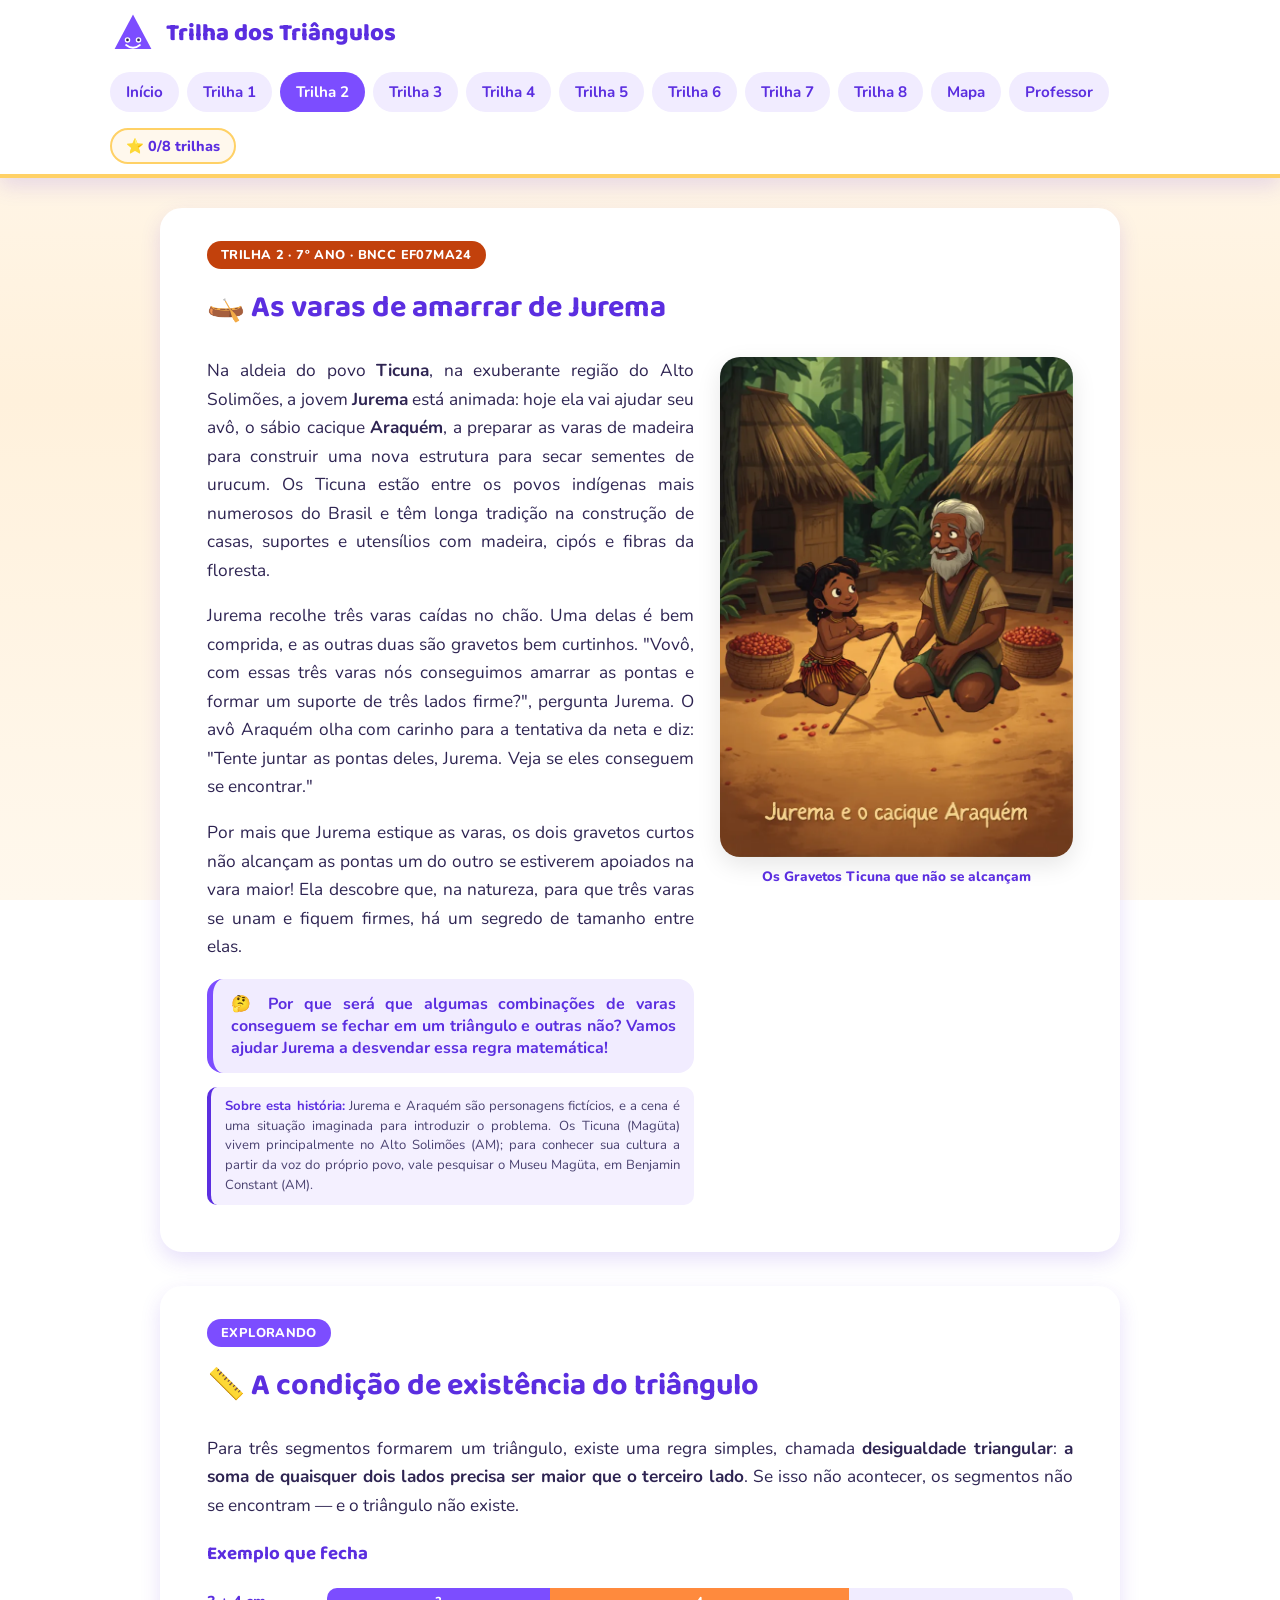
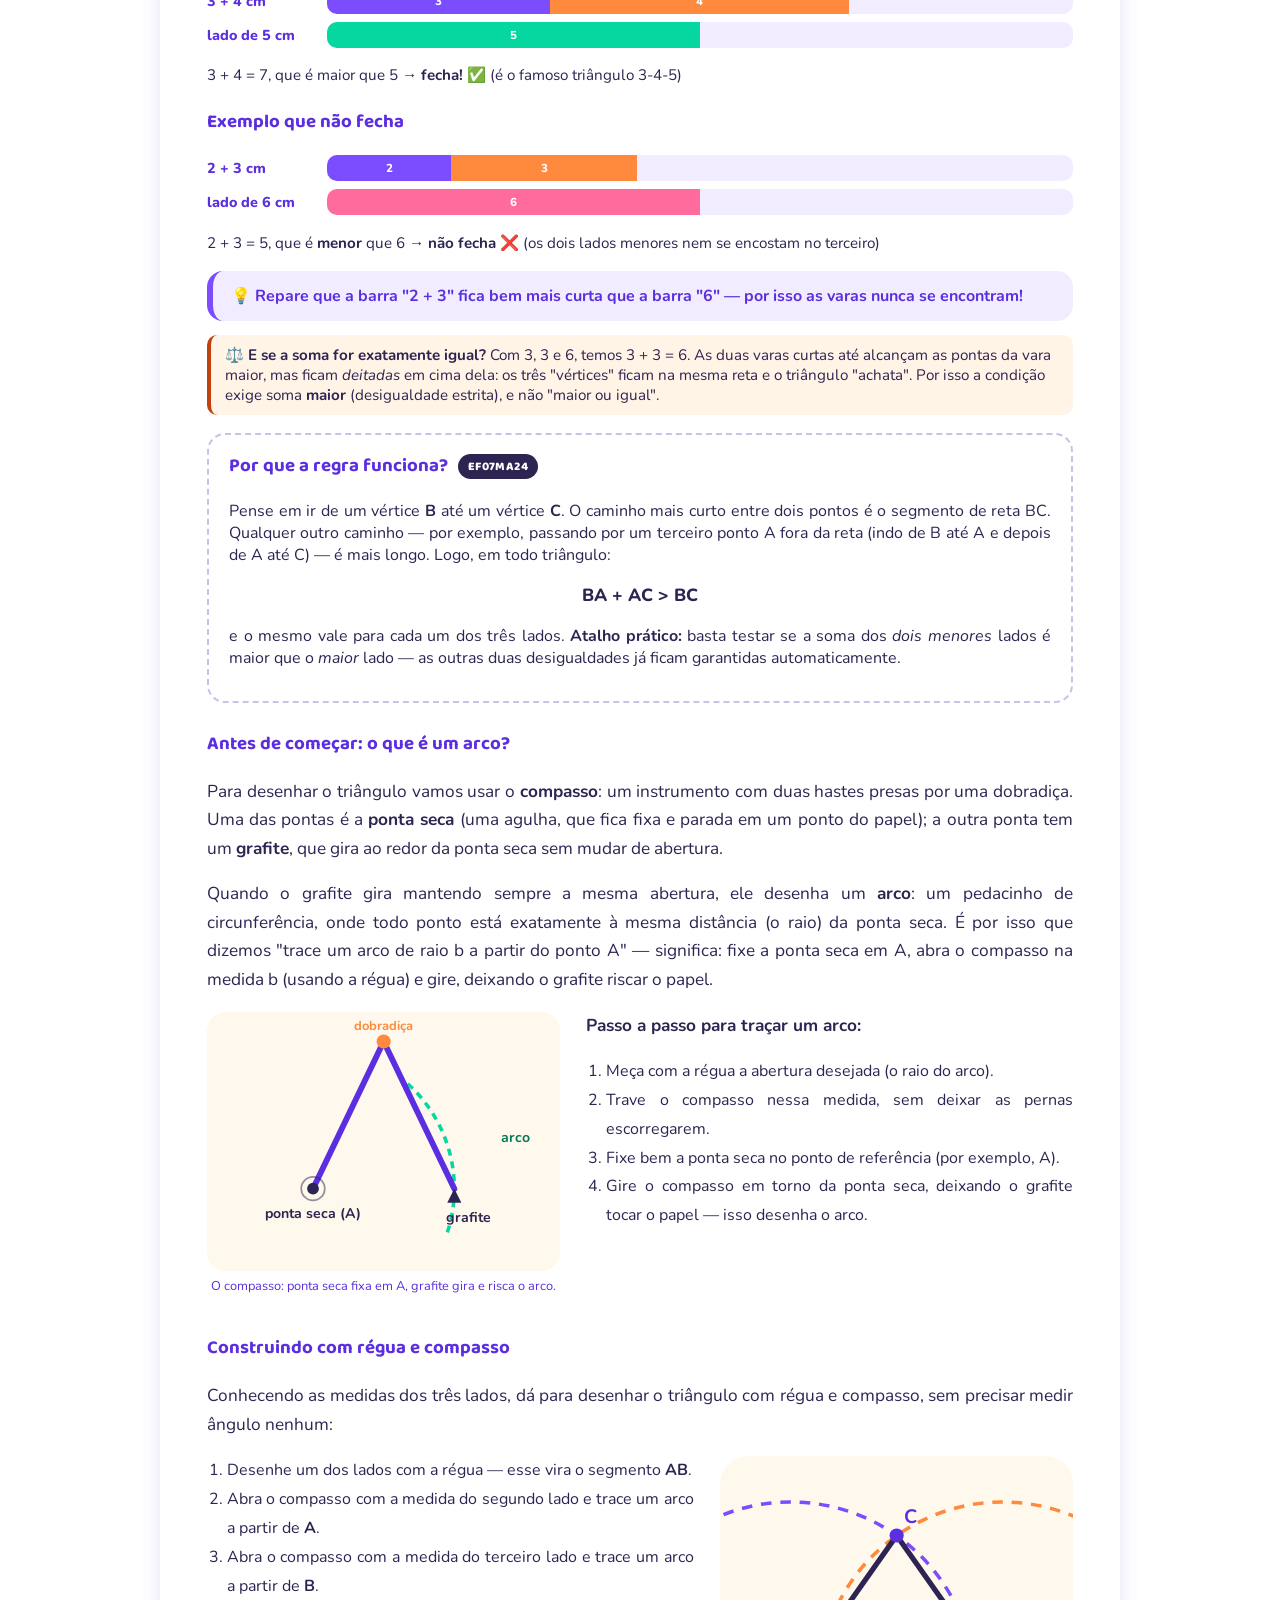
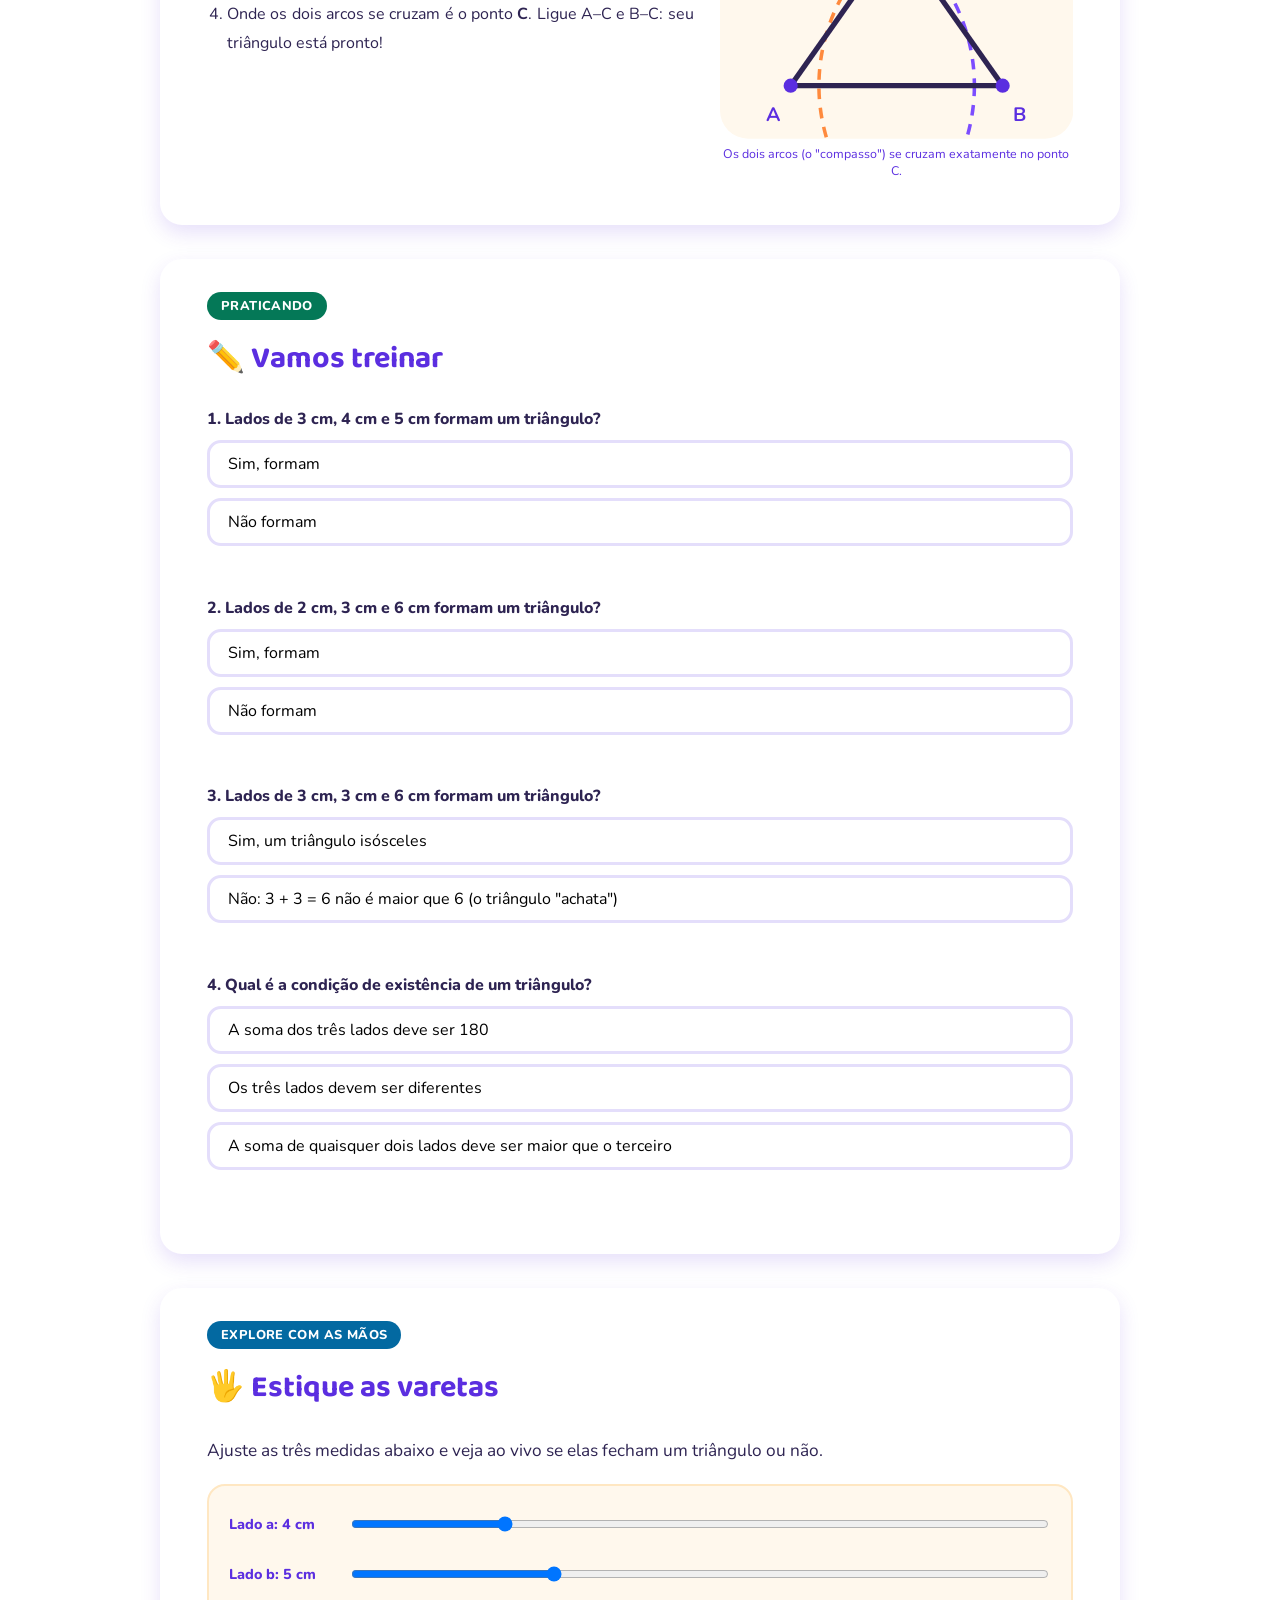
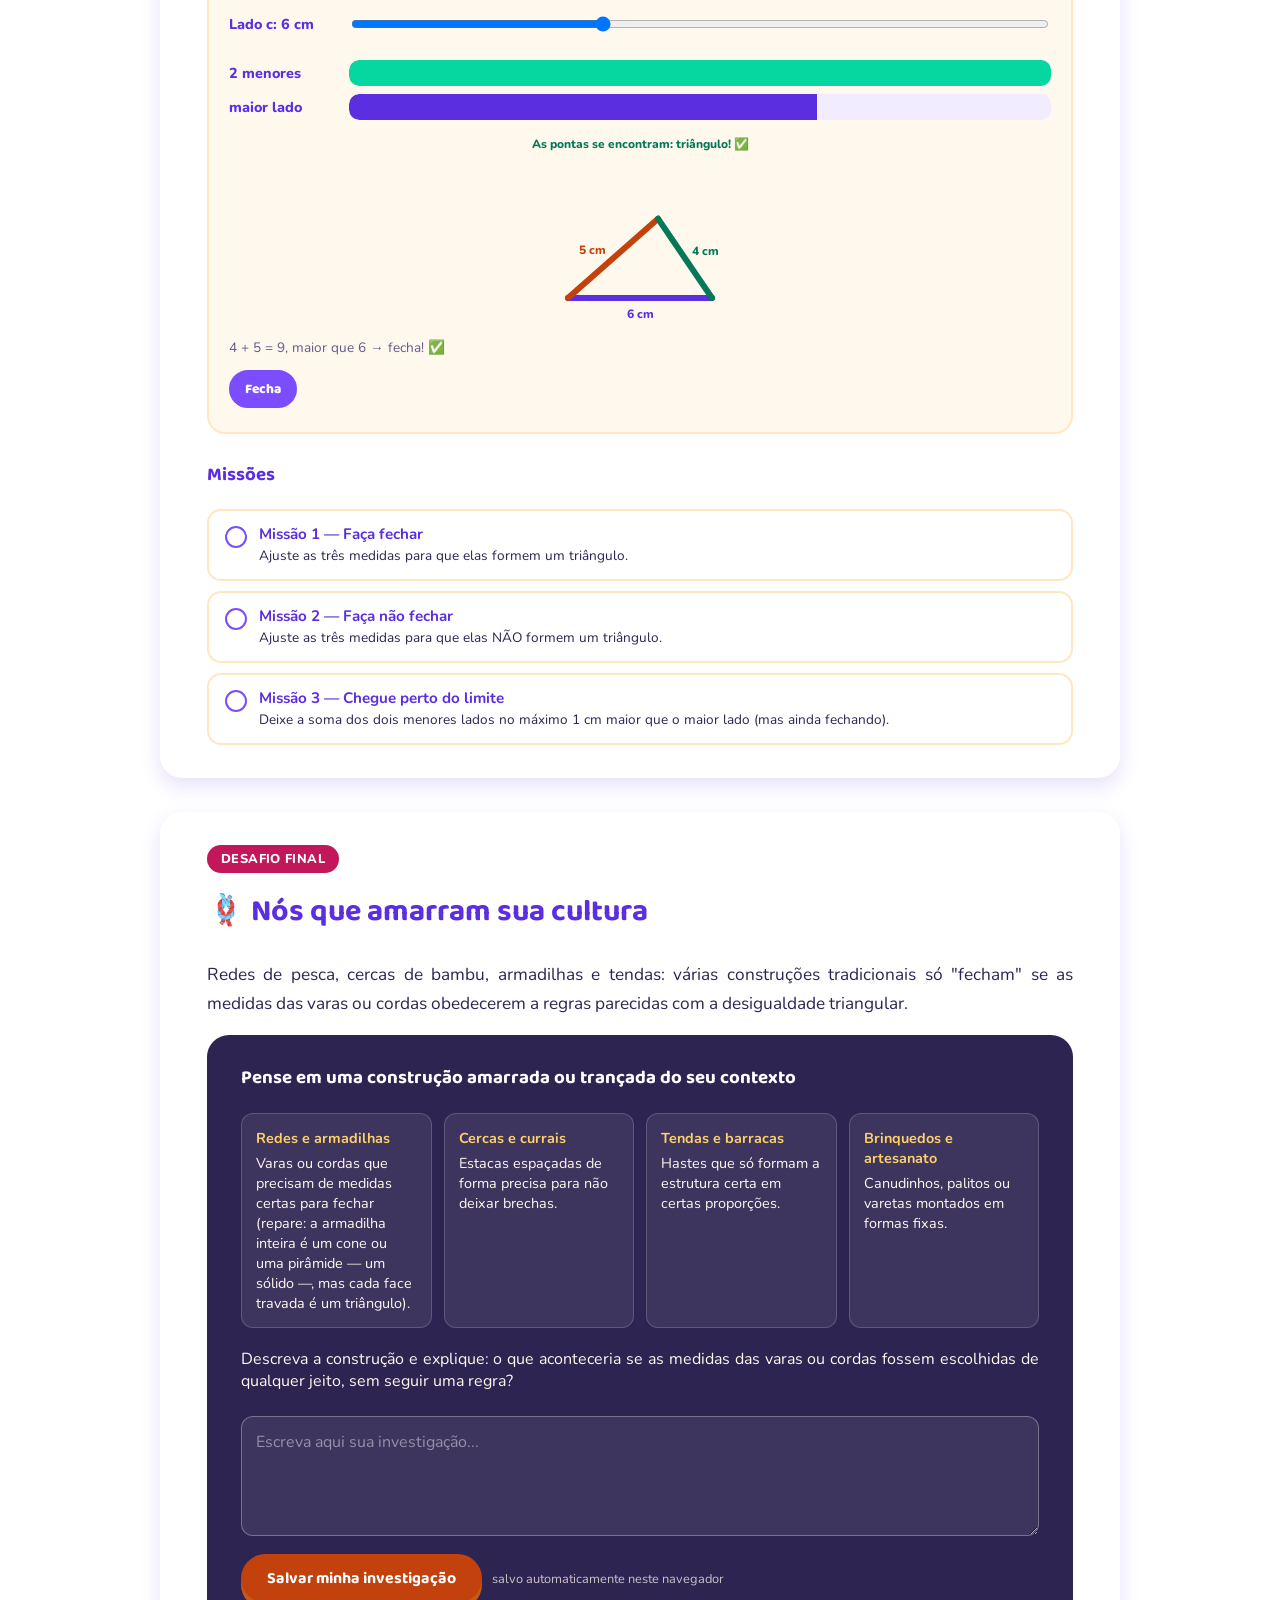
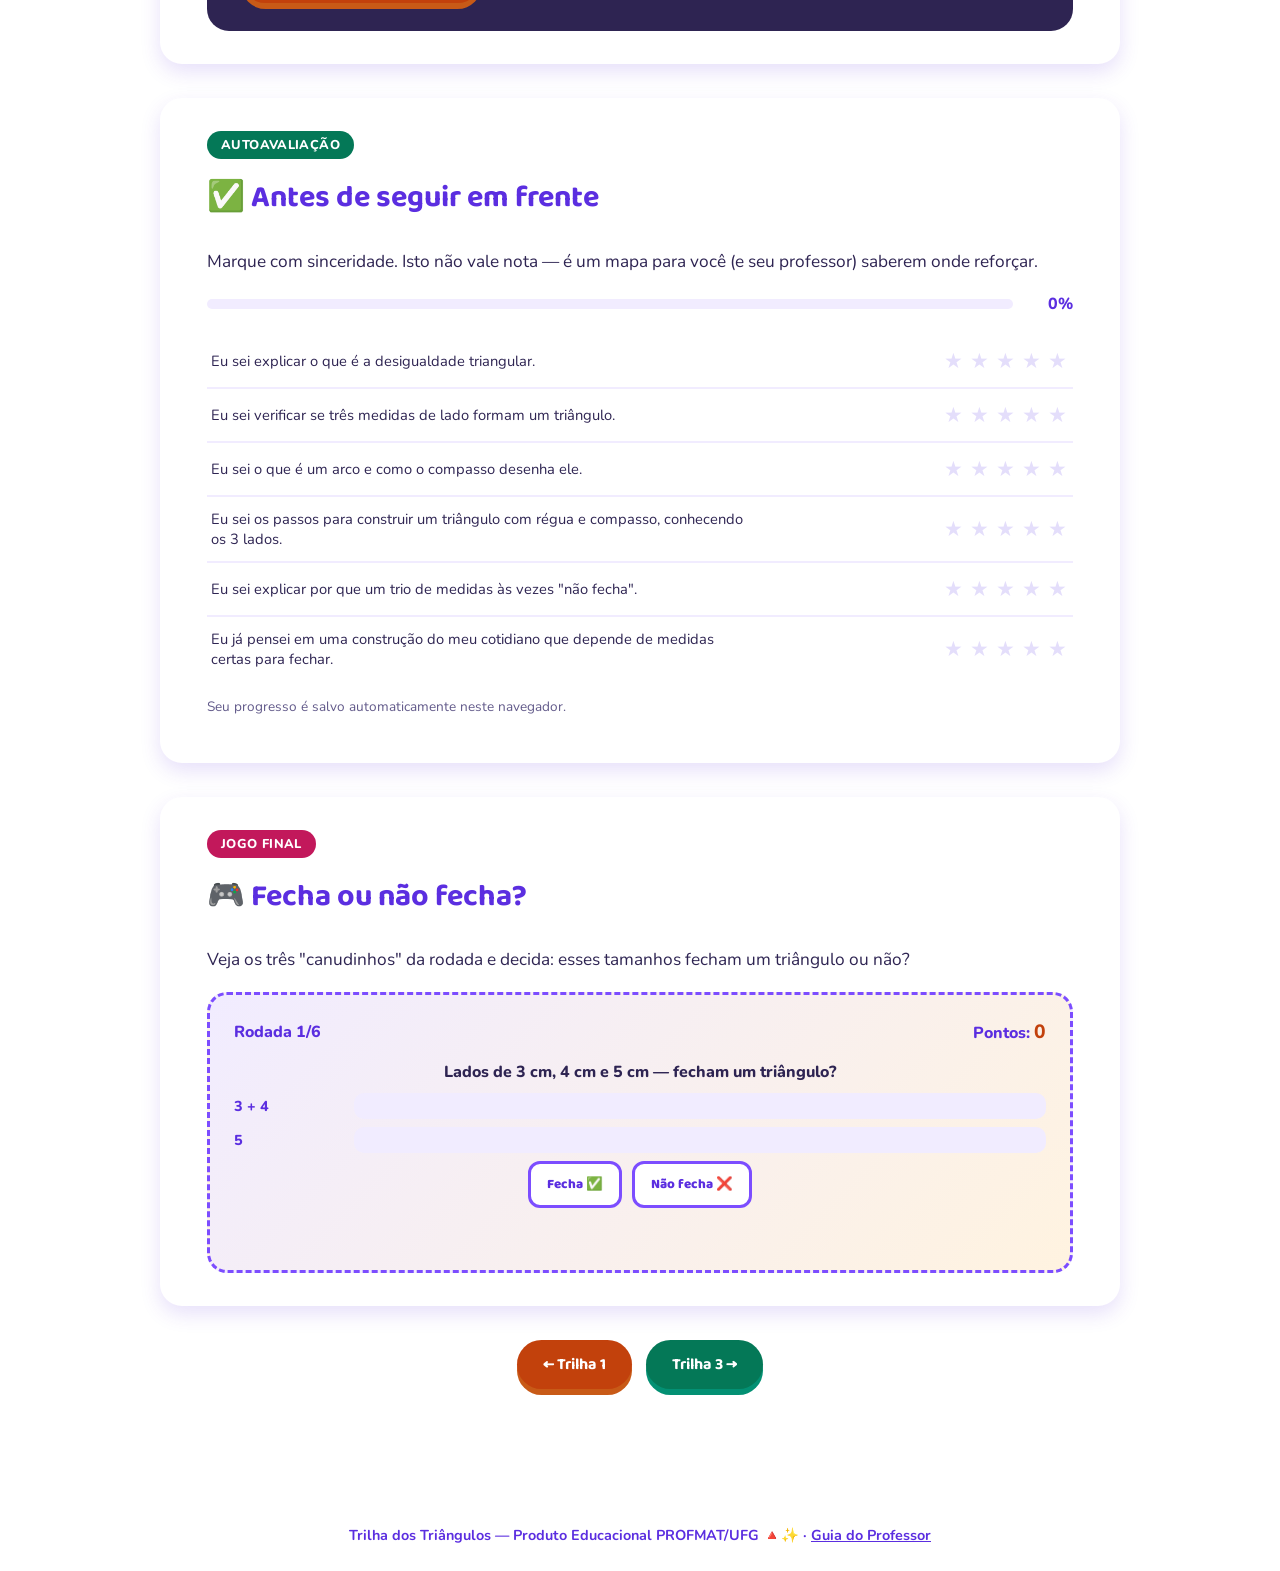
<file: trilha2.html>
<!DOCTYPE html>
<html lang="pt-BR">
<head>
<meta charset="UTF-8">
<meta name="viewport" content="width=device-width, initial-scale=1.0">
<title>Trilha 2 · Existe ou não existe? · Trilha dos Triângulos</title>
<meta name="description" content="Trilha dos Triângulos: produto educacional PROFMAT/UFG sobre triângulos no Ensino Fundamental (BNCC, 6º ao 9º ano).">
<link rel="stylesheet" href="style.css">
<style>
  .barra-linha{ display:flex; align-items:center; gap:10px; margin:8px 0; }
  .barra-rotulo{ width:110px; font-weight:800; font-size:0.9rem; color:#5B2EE0; flex-shrink:0; }
  .barra-trilho{ flex:1; background:#F1ECFF; border-radius:10px; height:26px; position:relative; overflow:hidden; min-width:120px; }
  .barra-preenchimento{ height:100%; border-radius:10px 0 0 10px; display:flex; }
  .barra-parte{ height:100%; display:flex; align-items:center; justify-content:center; color:#fff; font-size:0.72rem; font-weight:800; }
  .barra-marcador{ position:absolute; top:-4px; bottom:-4px; width:3px; background:#2E2452; }
</style>
</head>
<body>
<a class="pular" href="#conteudo">Pular para o conteúdo</a>

<header class="site-header">
  <div class="header-inner">
    <a href="index.html" class="brand">
      <svg class="mascote" viewBox="0 0 100 100" aria-hidden="true"><polygon points="50,10 90,85 10,85" fill="#7C4DFF"/><circle cx="38" cy="65" r="6" fill="#fff"/><circle cx="62" cy="65" r="6" fill="#fff"/><circle cx="38" cy="65" r="3" fill="#2E2452"/><circle cx="62" cy="65" r="3" fill="#2E2452"/><path d="M35 76 Q50 88 65 76" stroke="#fff" stroke-width="4" fill="none" stroke-linecap="round"/></svg>
      Trilha dos Triângulos
    </a>
    <nav class="main-nav" aria-label="Navegação principal">
      <a href="index.html">Início</a>
      <a href="trilha1.html">Trilha 1</a>
      <a href="trilha2.html" class="active">Trilha 2</a>
      <a href="trilha3.html">Trilha 3</a>
      <a href="trilha4.html">Trilha 4</a>
      <a href="trilha5.html">Trilha 5</a>
      <a href="trilha6.html">Trilha 6</a>
      <a href="trilha7.html">Trilha 7</a>
      <a href="trilha8.html">Trilha 8</a>
      <a href="index.html#mapa">Mapa</a>
      <a href="professor.html">Professor</a>
    </nav>
    <div class="progresso-pill" data-progresso-pill>⭐ 0/8 trilhas</div>
  </div>
</header>

<main class="container" id="conteudo">

 <!-- ============ CONTEXTUALIZAÇÃO ============ -->
  <section class="section-card">
    <span class="tag laranja">TRILHA 2 · 7º ANO · BNCC EF07MA24</span>
    <h2>🛶 As varas de amarrar de Jurema</h2>
    
    <div class="contexto-flex">
      <div class="texto">
        <p class="lead" style="text-align: justify;">Na aldeia do povo <strong>Ticuna</strong>, na exuberante região do Alto Solimões, a jovem <strong>Jurema</strong> está animada: hoje ela vai ajudar seu avô, o sábio cacique <strong>Araquém</strong>, a preparar as varas de madeira para construir uma nova estrutura para secar sementes de urucum. Os Ticuna estão entre os povos indígenas mais numerosos do Brasil e têm longa tradição na construção de casas, suportes e utensílios com madeira, cipós e fibras da floresta.</p>
        <p class="lead" style="text-align: justify;">Jurema recolhe três varas caídas no chão. Uma delas é bem comprida, e as outras duas são gravetos bem curtinhos. "Vovô, com essas três varas nós conseguimos amarrar as pontas e formar um suporte de três lados firme?", pergunta Jurema. O avô Araquém olha com carinho para a tentativa da neta e diz: "Tente juntar as pontas deles, Jurema. Veja se eles conseguem se encontrar."</p>
        <p class="lead" style="text-align: justify;">Por mais que Jurema estique as varas, os dois gravetos curtos não alcançam as pontas um do outro se estiverem apoiados na vara maior! Ela descobre que, na natureza, para que três varas se unam e fiquem firmes, há um segredo de tamanho entre elas.</p>
        <div class="balaozinho" style="text-align: justify;">🤔 Por que será que algumas combinações de varas conseguem se fechar em um triângulo e outras não? Vamos ajudar Jurema a desvendar essa regra matemática!</div>
        <p class="nota-narrativa"><strong>Sobre esta história:</strong> Jurema e Araquém são personagens fictícios, e a cena é uma situação imaginada para introduzir o problema. Os Ticuna (Magüta) vivem principalmente no Alto Solimões (AM); para conhecer sua cultura a partir da voz do próprio povo, vale pesquisar o Museu Magüta, em Benjamin Constant (AM).</p>
      </div>
      <div class="imagem">
        <figure style="margin:0;">
          <img src="img/trilha2.webp" width="720" height="1019" decoding="async" alt="Jurema e o cacique Araquém testando três varas de madeira" style="width:100%; height:auto; border-radius:20px; display:block; box-shadow: 0 8px 24px rgba(0,0,0,0.1);">
          <figcaption style="text-align:center; font-size:0.85rem; color:var(--roxo-escuro); margin-top:10px; font-weight:800;">Os Gravetos Ticuna que não se alcançam</figcaption>
        </figure>
      </div>
    </div>
  </section>
  <!-- ============ EXPLORANDO ============ -->
  <section class="section-card">
    <span class="tag roxo">EXPLORANDO</span>
    <h2>📏 A condição de existência do triângulo</h2>
    <p class="lead">Para três segmentos formarem um triângulo, existe uma regra simples, chamada <strong>desigualdade triangular</strong>: <strong>a soma de quaisquer dois lados precisa ser maior que o terceiro lado</strong>. Se isso não acontecer, os segmentos não se encontram — e o triângulo não existe.</p>

    <h3 style="color:#5B2EE0;">Exemplo que fecha</h3>
    <div class="barra-linha">
      <div class="barra-rotulo">3 + 4 cm</div>
      <div class="barra-trilho"><div class="barra-preenchimento" style="width:70%;"><div class="barra-parte" style="width:42.8%;background:#7C4DFF;">3</div><div class="barra-parte" style="width:57.2%;background:#FF8A3D;">4</div></div></div>
    </div>
    <div class="barra-linha">
      <div class="barra-rotulo">lado de 5 cm</div>
      <div class="barra-trilho"><div class="barra-preenchimento" style="width:50%;"><div class="barra-parte" style="width:100%;background:#06D6A0;">5</div></div></div>
    </div>
    <p class="lead" style="font-size:0.95rem;">3 + 4 = 7, que é maior que 5 → <strong>fecha! ✅</strong> (é o famoso triângulo 3-4-5)</p>

    <h3 style="color:#5B2EE0;">Exemplo que não fecha</h3>
    <div class="barra-linha">
      <div class="barra-rotulo">2 + 3 cm</div>
      <div class="barra-trilho"><div class="barra-preenchimento" style="width:41.6%;"><div class="barra-parte" style="width:40%;background:#7C4DFF;">2</div><div class="barra-parte" style="width:60%;background:#FF8A3D;">3</div></div></div>
    </div>
    <div class="barra-linha">
      <div class="barra-rotulo">lado de 6 cm</div>
      <div class="barra-trilho"><div class="barra-preenchimento" style="width:50%;"><div class="barra-parte" style="width:100%;background:#FF6B9D;">6</div></div></div>
    </div>
    <p class="lead" style="font-size:0.95rem;">2 + 3 = 5, que é <strong>menor</strong> que 6 → <strong>não fecha ❌</strong> (os dois lados menores nem se encostam no terceiro)</p>

    <div class="balaozinho">💡 Repare que a barra "2 + 3" fica bem mais curta que a barra "6" — por isso as varas nunca se encontram!</div>
    <div class="cuidado">⚖️ <strong>E se a soma for exatamente igual?</strong> Com 3, 3 e 6, temos 3 + 3 = 6. As duas varas curtas até alcançam as pontas da vara maior, mas ficam <em>deitadas</em> em cima dela: os três "vértices" ficam na mesma reta e o triângulo "achata". Por isso a condição exige soma <strong>maior</strong> (desigualdade estrita), e não "maior ou igual".</div>
    <div class="demo-box">
      <h3>Por que a regra funciona? <span class="bncc-chip">EF07MA24</span></h3>
      <p>Pense em ir de um vértice <strong>B</strong> até um vértice <strong>C</strong>. O caminho mais curto entre dois pontos é o segmento de reta BC. Qualquer outro caminho — por exemplo, passando por um terceiro ponto A fora da reta (indo de B até A e depois de A até C) — é mais longo. Logo, em todo triângulo:</p>
      <p class="center" style="font-weight:800; font-size:1.1rem;">BA + AC &gt; BC</p>
      <p>e o mesmo vale para cada um dos três lados. <strong>Atalho prático:</strong> basta testar se a soma dos <em>dois menores</em> lados é maior que o <em>maior</em> lado — as outras duas desigualdades já ficam garantidas automaticamente.</p>
    </div>

    <h3 style="color:#5B2EE0; margin-top:26px;">Antes de começar: o que é um arco?</h3>
    <p class="lead">Para desenhar o triângulo vamos usar o <strong>compasso</strong>: um instrumento com duas hastes presas por uma dobradiça. Uma das pontas é a <strong>ponta seca</strong> (uma agulha, que fica fixa e parada em um ponto do papel); a outra ponta tem um <strong>grafite</strong>, que gira ao redor da ponta seca sem mudar de abertura.</p>
    <p class="lead">Quando o grafite gira mantendo sempre a mesma abertura, ele desenha um <strong>arco</strong>: um pedacinho de circunferência, onde todo ponto está exatamente à mesma distância (o raio) da ponta seca. É por isso que dizemos "trace um arco de raio b a partir do ponto A" — significa: fixe a ponta seca em A, abra o compasso na medida b (usando a régua) e gire, deixando o grafite riscar o papel.</p>

    <div class="contexto-flex">
      <div class="imagem">
        <svg viewBox="0 0 300 220" xmlns="http://www.w3.org/2000/svg">
          <rect x="0" y="0" width="300" height="220" rx="16" fill="#FFF8ED"/>
          <path d="M204.1,187.1 A120,120 0 0,0 170.3,60.8" fill="none" stroke="#06D6A0" stroke-width="3" stroke-dasharray="6 5"/>
          <line x1="150" y1="25" x2="90" y2="150" stroke="#5B2EE0" stroke-width="5" stroke-linecap="round"/>
          <line x1="150" y1="25" x2="210" y2="150" stroke="#5B2EE0" stroke-width="5" stroke-linecap="round"/>
          <circle cx="150" cy="25" r="6" fill="#FF8A3D"/>
          <circle cx="90" cy="150" r="5" fill="#2E2452"/>
          <circle cx="90" cy="150" r="10" fill="none" stroke="#2E2452" stroke-width="1.5" opacity="0.5"/>
          <polygon points="210,150 216,162 204,162" fill="#2E2452"/>
          <text x="90" y="175" text-anchor="middle" font-family="Nunito, sans-serif" font-size="12" fill="#2E2452" font-weight="700">ponta seca (A)</text>
          <text x="222" y="178" text-anchor="middle" font-family="Nunito, sans-serif" font-size="12" fill="#2E2452" font-weight="700">grafite</text>
          <text x="150" y="15" text-anchor="middle" font-family="Nunito, sans-serif" font-size="11" fill="#FF8A3D" font-weight="700">dobradiça</text>
          <text x="262" y="110" text-anchor="middle" font-family="Nunito, sans-serif" font-size="12" fill="#047857" font-weight="700">arco</text>
        </svg>
        <p style="font-size:0.8rem; text-align:center; color:#5B2EE0; margin-top:6px;">O compasso: ponta seca fixa em A, grafite gira e risca o arco.</p>
      </div>
      <div class="texto">
        <p class="lead" style="margin-top:0;"><strong>Passo a passo para traçar um arco:</strong></p>
        <ol style="padding-left:20px; line-height:1.8;">
          <li>Meça com a régua a abertura desejada (o raio do arco).</li>
          <li>Trave o compasso nessa medida, sem deixar as pernas escorregarem.</li>
          <li>Fixe bem a ponta seca no ponto de referência (por exemplo, A).</li>
          <li>Gire o compasso em torno da ponta seca, deixando o grafite tocar o papel — isso desenha o arco.</li>
        </ol>
      </div>
    </div>

    <h3 style="color:#5B2EE0; margin-top:26px;">Construindo com régua e compasso</h3>
    <p class="lead">Conhecendo as medidas dos três lados, dá para desenhar o triângulo com régua e compasso, sem precisar medir ângulo nenhum:</p>
    <div class="contexto-flex">
      <div class="texto">
        <ol style="padding-left:20px; line-height:1.8;">
          <li>Desenhe um dos lados com a régua — esse vira o segmento <strong>AB</strong>.</li>
          <li>Abra o compasso com a medida do segundo lado e trace um arco a partir de <strong>A</strong>.</li>
          <li>Abra o compasso com a medida do terceiro lado e trace um arco a partir de <strong>B</strong>.</li>
          <li>Onde os dois arcos se cruzam é o ponto <strong>C</strong>. Ligue A–C e B–C: seu triângulo está pronto!</li>
        </ol>
      </div>
      <div class="imagem">
        <svg viewBox="0 0 200 160" xmlns="http://www.w3.org/2000/svg">
          <rect x="0" y="0" width="200" height="160" rx="16" fill="#FFF8ED"/>
          <circle cx="40" cy="130" r="104" fill="none" stroke="#7C4DFF" stroke-width="2" stroke-dasharray="6 5"/>
          <circle cx="160" cy="130" r="104" fill="none" stroke="#FF8A3D" stroke-width="2" stroke-dasharray="6 5"/>
          <line x1="40" y1="130" x2="160" y2="130" stroke="#2E2452" stroke-width="3"/>
          <line x1="40" y1="130" x2="100" y2="45" stroke="#2E2452" stroke-width="3"/>
          <line x1="160" y1="130" x2="100" y2="45" stroke="#2E2452" stroke-width="3"/>
          <circle cx="40" cy="130" r="4" fill="#5B2EE0"/>
          <circle cx="160" cy="130" r="4" fill="#5B2EE0"/>
          <circle cx="100" cy="45" r="4" fill="#5B2EE0"/>
          <text x="26" y="150" font-family="Baloo 2, cursive" font-size="11" fill="#5B2EE0" font-weight="700">A</text>
          <text x="166" y="150" font-family="Baloo 2, cursive" font-size="11" fill="#5B2EE0" font-weight="700">B</text>
          <text x="104" y="38" font-family="Baloo 2, cursive" font-size="11" fill="#5B2EE0" font-weight="700">C</text>
        </svg>
        <p style="font-size:0.78rem; text-align:center; color:#5B2EE0; margin-top:6px;">Os dois arcos (o "compasso") se cruzam exatamente no ponto C.</p>
      </div>
    </div>
  </section>

  <!-- ============ PRATICANDO ============ -->
  <section class="section-card">
    <span class="tag verde">PRATICANDO</span>
    <h2>✏️ Vamos treinar</h2>

    <div class="quiz-item" data-correta="0">
      <div class="quiz-pergunta">1. Lados de 3 cm, 4 cm e 5 cm formam um triângulo?</div>
      <div class="quiz-opcoes">
        <button type="button" class="quiz-opcao" data-valor="0">Sim, formam</button>
        <button type="button" class="quiz-opcao" data-valor="1">Não formam</button>
      </div>
      <div class="quiz-feedback" aria-live="polite"></div>
    </div>

    <div class="quiz-item" data-correta="1">
      <div class="quiz-pergunta">2. Lados de 2 cm, 3 cm e 6 cm formam um triângulo?</div>
      <div class="quiz-opcoes">
        <button type="button" class="quiz-opcao" data-valor="0">Sim, formam</button>
        <button type="button" class="quiz-opcao" data-valor="1">Não formam</button>
      </div>
      <div class="quiz-feedback" aria-live="polite"></div>
    </div>

    <div class="quiz-item" data-correta="1">
      <div class="quiz-pergunta">3. Lados de 3 cm, 3 cm e 6 cm formam um triângulo?</div>
      <div class="quiz-opcoes">
        <button type="button" class="quiz-opcao" data-valor="0">Sim, um triângulo isósceles</button>
        <button type="button" class="quiz-opcao" data-valor="1">Não: 3 + 3 = 6 não é maior que 6 (o triângulo "achata")</button>
      </div>
      <div class="quiz-feedback" aria-live="polite"></div>
    </div>

    <div class="quiz-item" data-correta="1">
      <div class="quiz-pergunta">4. Qual é a condição de existência de um triângulo?</div>
      <div class="quiz-opcoes">
        <button type="button" class="quiz-opcao" data-valor="0">A soma dos três lados deve ser 180</button>
        <button type="button" class="quiz-opcao" data-valor="1">A soma de quaisquer dois lados deve ser maior que o terceiro</button>
        <button type="button" class="quiz-opcao" data-valor="2">Os três lados devem ser diferentes</button>
      </div>
      <div class="quiz-feedback" aria-live="polite"></div>
    </div>
  </section>

  <!-- ============ EXPLORE COM AS MÃOS ============ -->
  <section class="section-card">
    <span class="tag azul">EXPLORE COM AS MÃOS</span>
    <h2>🖐️ Estique as varetas</h2>
    <p class="lead">Ajuste as três medidas abaixo e veja ao vivo se elas fecham um triângulo ou não.</p>

    <div class="applet-card">
      <div style="display:flex; flex-direction:column; gap:14px;">
        <div class="barra-linha">
          <div class="barra-rotulo">Lado a: <span id="et2-va">4</span> cm</div>
          <input type="range" id="et2-a" aria-label="Medida do lado a em centímetros" min="1" max="15" step="1" value="4" style="flex:1;">
        </div>
        <div class="barra-linha">
          <div class="barra-rotulo">Lado b: <span id="et2-vb">5</span> cm</div>
          <input type="range" id="et2-b" aria-label="Medida do lado b em centímetros" min="1" max="15" step="1" value="5" style="flex:1;">
        </div>
        <div class="barra-linha">
          <div class="barra-rotulo">Lado c: <span id="et2-vc">6</span> cm</div>
          <input type="range" id="et2-c" aria-label="Medida do lado c em centímetros" min="1" max="15" step="1" value="6" style="flex:1;">
        </div>
      </div>

      <div class="barra-linha" style="margin-top:18px;">
        <div class="barra-rotulo">2 menores</div>
        <div class="barra-trilho"><div class="barra-preenchimento" id="et2-barraSoma" style="width:0%;"></div></div>
      </div>
      <div class="barra-linha">
        <div class="barra-rotulo">maior lado</div>
        <div class="barra-trilho"><div class="barra-preenchimento" id="et2-barraMaior" style="width:0%;"></div></div>
      </div>
      <svg id="svgT2" viewBox="0 0 320 200" width="100%" height="200" role="img" aria-label="Desenho das três varetas"></svg>
      <p class="hint" id="et2-resultado" aria-live="polite">–</p>
      <div class="badges" id="et2-badges"></div>
    </div>

    <h3 style="color:#5B2EE0; margin-top:26px;">Missões</h3>
    <div class="tasks" id="taskListT2">
      <div class="task" data-task="fecha">
        <div class="task-check">✓</div>
        <div class="task-text"><strong>Missão 1 — Faça fechar</strong><span>Ajuste as três medidas para que elas formem um triângulo.</span></div>
      </div>
      <div class="task" data-task="naofecha">
        <div class="task-check">✓</div>
        <div class="task-text"><strong>Missão 2 — Faça não fechar</strong><span>Ajuste as três medidas para que elas NÃO formem um triângulo.</span></div>
      </div>
      <div class="task" data-task="limite">
        <div class="task-check">✓</div>
        <div class="task-text"><strong>Missão 3 — Chegue perto do limite</strong><span>Deixe a soma dos dois menores lados no máximo 1 cm maior que o maior lado (mas ainda fechando).</span></div>
      </div>
    </div>
  </section>

  <!-- ============ DESAFIO FINAL ============ -->
  <section class="section-card">
    <span class="tag rosa">DESAFIO FINAL</span>
    <h2>🪢 Nós que amarram sua cultura</h2>
    <p class="lead">Redes de pesca, cercas de bambu, armadilhas e tendas: várias construções tradicionais só "fecham" se as medidas das varas ou cordas obedecerem a regras parecidas com a desigualdade triangular.</p>
    <div class="challenge-card">
      <h3>Pense em uma construção amarrada ou trançada do seu contexto</h3>
      <div class="insp-grid">
        <div class="insp"><b>Redes e armadilhas</b>Varas ou cordas que precisam de medidas certas para fechar (repare: a armadilha inteira é um cone ou uma pirâmide — um sólido —, mas cada face travada é um triângulo).</div>
        <div class="insp"><b>Cercas e currais</b>Estacas espaçadas de forma precisa para não deixar brechas.</div>
        <div class="insp"><b>Tendas e barracas</b>Hastes que só formam a estrutura certa em certas proporções.</div>
        <div class="insp"><b>Brinquedos e artesanato</b>Canudinhos, palitos ou varetas montados em formas fixas.</div>
      </div>
      <p>Descreva a construção e explique: o que aconteceria se as medidas das varas ou cordas fossem escolhidas de qualquer jeito, sem seguir uma regra?</p>
      <textarea class="reflect" id="reflectTextT2" aria-label="Sua investigação" placeholder="Escreva aqui sua investigação..."></textarea>
      <div class="challenge-actions">
        <button class="btn laranja" id="reflectSaveT2">Salvar minha investigação</button>
        <span class="save-note" id="reflectStatusT2">salvo automaticamente neste navegador</span>
      </div>
    </div>
  </section>

  <!-- ============ AUTOAVALIAÇÃO ============ -->
  <section class="section-card">
    <span class="tag verde">AUTOAVALIAÇÃO</span>
    <h2>✅ Antes de seguir em frente</h2>
    <p class="lead">Marque com sinceridade. Isto não vale nota — é um mapa para você (e seu professor) saberem onde reforçar.</p>
    <div class="assess-progress">
      <div class="assess-bar"><div class="assess-bar-fill" id="assessBarFillT2"></div></div>
      <div class="assess-pct" id="assessPctT2">0%</div>
    </div>
    <div id="assessListT2"></div>
    <p class="assess-footer" id="assessFooterT2">Seu progresso é salvo automaticamente neste navegador.</p>
  </section>

  <!-- ============ JOGO ============ -->
  <section class="section-card">
    <span class="tag rosa">JOGO FINAL</span>
    <h2>🎮 Fecha ou não fecha?</h2>
    <p class="lead">Veja os três "canudinhos" da rodada e decida: esses tamanhos fecham um triângulo ou não?</p>

    <div class="jogo-wrap">
      <div class="jogo-placar">
        <div>Rodada <span id="jogoRodadaAtual">1</span>/<span id="jogoRodadaTotal">6</span></div>
        <div>Pontos: <span class="valor" id="jogoPontos">0</span></div>
      </div>

      <div id="jogoAtivo">
        <p class="center quiz-pergunta" id="jogoPergunta">Esses lados fecham um triângulo?</p>

        <div class="barra-linha">
          <div class="barra-rotulo" id="rotuloSoma">a + b</div>
          <div class="barra-trilho"><div class="barra-preenchimento" id="barraSoma" style="width:0%;"></div></div>
        </div>
        <div class="barra-linha">
          <div class="barra-rotulo" id="rotuloMaior">c</div>
          <div class="barra-trilho"><div class="barra-preenchimento" id="barraMaior" style="width:0%;"></div></div>
        </div>

        <div class="jogo-botoes">
          <button id="btnFecha">Fecha ✅</button>
          <button id="btnNaoFecha">Não fecha ❌</button>
        </div>
        <div class="jogo-mensagem" id="jogoMensagem" aria-live="polite"></div>
      </div>

      <div id="jogoFim" class="jogo-fim" style="display:none;">
        <h3 id="jogoFimTitulo">🎉 Trilha concluída!</h3>
        <p id="jogoFimTexto"></p>
        <a href="index.html" class="btn verde">Voltar ao mapa ⭐</a>
      </div>
    </div>
  </section>

  <div class="center" style="margin-bottom:40px; display:flex; gap:14px; justify-content:center; flex-wrap:wrap;">
    <a href="trilha1.html" class="btn laranja">← Trilha 1</a>
    <a href="trilha3.html" class="btn verde">Trilha 3 →</a>
  </div>

</main>

<footer class="site-footer">
  Trilha dos Triângulos — Produto Educacional PROFMAT/UFG 🔺✨ · <a href="professor.html" style="text-decoration:underline;">Guia do Professor</a>
</footer>

<script src="script.js"></script>
<script>
/* ---------- Quiz "Praticando" ---------- */
document.querySelectorAll('.quiz-item').forEach(item=>{
  const correta = item.getAttribute('data-correta');
  const feedback = item.querySelector('.quiz-feedback');
  let respondido = false;
  item.querySelectorAll('.quiz-opcao').forEach(op=>{
    op.addEventListener('click', ()=>{
      if(respondido) return;
      respondido = true;
      const valor = op.getAttribute('data-valor');
      if(valor === correta){
        op.classList.add('certo');
        feedback.textContent = '✅ Isso mesmo! Mandou bem.';
        feedback.style.color = '#047857';
      }else{
        op.classList.add('errado');
        item.querySelector(`[data-valor="${correta}"]`).classList.add('certo');
        feedback.textContent = '❌ Quase! A resposta certa está em verde.';
        feedback.style.color = '#C43F6E';
      }
    });
  });
});

/* ---------- Jogo "Fecha ou não fecha?" ---------- */
const rodadas = [
  { lados:[3,4,5] },
  { lados:[2,3,6] },
  { lados:[5,6,7] },
  { lados:[1,2,5] },
  { lados:[4,4,4] },
  { lados:[3,3,6] },
];

let rodadaIdx = 0;
let pontos = 0;
let travado = false;

document.getElementById('jogoRodadaTotal').textContent = rodadas.length;

function analisar(lados){
  const ordenado = lados.slice().sort((a,b)=>a-b);
  const [x,y,z] = ordenado;
  return { menor1:x, menor2:y, maior:z, soma:x+y, fecha:(x+y) > z };
}

function carregarRodada(){
  travado = false;
  const r = rodadas[rodadaIdx];
  const info = analisar(r.lados);
  document.getElementById('jogoRodadaAtual').textContent = rodadaIdx+1;
  document.getElementById('jogoMensagem').textContent = '';

  document.getElementById('rotuloSoma').textContent = `${info.menor1} + ${info.menor2}`;
  document.getElementById('rotuloMaior').textContent = `${info.maior}`;

  const escala = 100 / Math.max(info.soma, info.maior);
  document.getElementById('barraSoma').style.width = (info.soma*escala) + '%';
  document.getElementById('barraMaior').style.width = (info.maior*escala) + '%';

  document.getElementById('jogoPergunta').textContent =
    `Lados de ${r.lados[0]} cm, ${r.lados[1]} cm e ${r.lados[2]} cm — fecham um triângulo?`;
}

function responder(escolha){
  if(travado) return;
  travado = true;
  const r = rodadas[rodadaIdx];
  const info = analisar(r.lados);
  const correta = info.fecha ? 'fecha' : 'naofecha';
  const msg = document.getElementById('jogoMensagem');
  const btnFecha = document.getElementById('btnFecha');
  const btnNaoFecha = document.getElementById('btnNaoFecha');
  const btnEscolhido = escolha === 'fecha' ? btnFecha : btnNaoFecha;

  if(escolha === correta){
    pontos++;
    document.getElementById('jogoPontos').textContent = pontos;
    btnEscolhido.style.background = '#06D6A0'; btnEscolhido.style.color = '#fff';
    msg.textContent = info.fecha
      ? `✅ Isso! ${info.menor1} + ${info.menor2} = ${info.soma}, maior que ${info.maior} — fecha!`
      : `✅ Isso! ${info.menor1} + ${info.menor2} = ${info.soma}, não é maior que ${info.maior} — não fecha!`;
    msg.style.color = '#047857';
  }else{
    btnEscolhido.style.background = '#FF6B9D'; btnEscolhido.style.color = '#fff';
    msg.textContent = info.fecha
      ? `❌ Na verdade fecha: ${info.menor1} + ${info.menor2} = ${info.soma}, maior que ${info.maior}.`
      : `❌ Na verdade não fecha: ${info.menor1} + ${info.menor2} = ${info.soma}, que não é maior que ${info.maior}.`;
    msg.style.color = '#C43F6E';
  }

  setTimeout(()=>{
    btnFecha.style.background = ''; btnFecha.style.color = '';
    btnNaoFecha.style.background = ''; btnNaoFecha.style.color = '';
    rodadaIdx++;
    if(rodadaIdx < rodadas.length){
      carregarRodada();
    }else{
      finalizarJogo();
    }
  }, 1700);
}

document.getElementById('btnFecha').addEventListener('click', ()=> responder('fecha'));
document.getElementById('btnNaoFecha').addEventListener('click', ()=> responder('naofecha'));

function finalizarJogo(){
  document.getElementById('jogoAtivo').style.display = 'none';
  const fim = document.getElementById('jogoFim');
  fim.style.display = 'block';
  document.getElementById('jogoFimTexto').textContent =
    `Você acertou ${pontos} de ${rodadas.length} desafios. Sua estrela da Trilha 2 já foi guardada!`;
  marcarTrilhaConcluida('trilha2');
}

carregarRodada();

/* ============================================================
Explore com as mãos — Trilha 2
============================================================ */
(function exploreT2(){
  const sa = document.getElementById('et2-a'), sb = document.getElementById('et2-b'), sc = document.getElementById('et2-c');
  const va = document.getElementById('et2-va'), vb = document.getElementById('et2-vb'), vc = document.getElementById('et2-vc');
  const barraSoma = document.getElementById('et2-barraSoma'), barraMaior = document.getElementById('et2-barraMaior');
  const resultado = document.getElementById('et2-resultado');
  const badges = document.getElementById('et2-badges');
  const taskState = { fecha:false, naofecha:false, limite:false };
  let interagiu = false;
  const svgT2 = document.getElementById('svgT2');
  /* Desenha as varetas: se fecham, constrói o triângulo pela interseção
     de duas circunferências (exatamente a construção com compasso);
     se não fecham, mostra a vara maior e as duas menores "deitadas"
     a partir de cada ponta, evidenciando o buraco entre elas. */
  function desenharVaretas(l, fecha){
    const [p,q,M] = l; // p ≤ q ≤ M
    const NS='http://www.w3.org/2000/svg';
    svgT2.innerHTML='';
    let hU = 0;
    if(fecha){ const xa=(q*q - p*p + M*M)/(2*M); hU = Math.sqrt(Math.max(q*q - xa*xa,0)); }
    const esc = Math.min(260/Math.max(M, p+q), 24, hU>0 ? 135/hU : 24);
    const x0 = 160 - M*esc/2, y0 = 170;
    const B={x:x0,y:y0}, C={x:x0+M*esc,y:y0};
    function ln(a,b,cor,w,dash){ const e=document.createElementNS(NS,'line'); e.setAttribute('x1',a.x);e.setAttribute('y1',a.y);e.setAttribute('x2',b.x);e.setAttribute('y2',b.y);e.setAttribute('stroke',cor);e.setAttribute('stroke-width',w);e.setAttribute('stroke-linecap','round'); if(dash)e.setAttribute('stroke-dasharray',dash); svgT2.appendChild(e); }
    function tx(x,y,s,cor){ const e=document.createElementNS(NS,'text'); e.setAttribute('x',x);e.setAttribute('y',y);e.setAttribute('text-anchor','middle');e.setAttribute('font-size','12');e.setAttribute('font-weight','800');e.setAttribute('fill',cor||'#2E2452'); e.textContent=s; svgT2.appendChild(e); }
    ln(B,C,'#5B2EE0',6); tx((B.x+C.x)/2, y0+20, M+' cm','#5B2EE0');
    if(fecha){
      // A tal que BA = q e CA = p  (lei dos cossenos)
      const d=M, xA=(q*q - p*p + d*d)/(2*d), yA=Math.sqrt(Math.max(q*q - xA*xA,0));
      let A={x:x0+xA*esc, y:y0 - yA*esc};
      ln(B,A,'#C2410C',6); ln(C,A,'#047857',6);
      const G={x:(A.x+B.x+C.x)/3,y:(A.y+B.y+C.y)/3};
      const fora=(P,Q)=>{const m={x:(P.x+Q.x)/2,y:(P.y+Q.y)/2}; const dx=m.x-G.x, dy=m.y-G.y, L=Math.hypot(dx,dy)||1; return {x:m.x+dx/L*22, y:m.y+dy/L*22+4};};
      const l1=fora(B,A), l2=fora(C,A);
      tx(l1.x,l1.y,q+' cm','#C2410C'); tx(l2.x,l2.y,p+' cm','#047857');
      tx(160,20, 'As pontas se encontram: triângulo! ✅','#047857');
    }else{
      const A1={x:B.x+q*esc*Math.cos(-0.12), y:B.y+q*esc*Math.sin(-0.12)};
      const A2={x:C.x-p*esc*Math.cos(-0.12), y:C.y+p*esc*Math.sin(-0.12)};
      ln(B,A1,'#C2410C',6); ln(C,A2,'#047857',6);
      tx(B.x+20, y0-30, q+' cm','#C2410C'); tx(C.x-20, y0-30, p+' cm','#047857');
      tx(160,20, p+q===M ? 'As pontas se tocam, mas ficam deitadas sobre a vara maior: não há triângulo.' : 'As pontas não se alcançam ✗', '#C2185B');
    }
  }

  function updateTasksUI(){
    document.querySelectorAll('#taskListT2 .task').forEach(t=>{
      const key = t.getAttribute('data-task');
      t.classList.toggle('done', !!taskState[key]);
    });
  }

  function atualizar(){
    const a = parseFloat(sa.value), b = parseFloat(sb.value), c = parseFloat(sc.value);
    va.textContent = a; vb.textContent = b; vc.textContent = c;
    const lados = [a,b,c].sort((x,y)=>x-y);
    const soma = lados[0]+lados[1], maior = lados[2];
    const escala = 100/Math.max(soma,maior);
    barraSoma.style.width = (soma*escala)+'%';
    barraMaior.style.width = (maior*escala)+'%';
    const fecha = soma > maior;
    barraSoma.style.background = fecha ? '#06D6A0' : '#FF6B9D';
    barraMaior.style.background = '#5B2EE0';
    resultado.textContent = fecha
      ? `${lados[0]} + ${lados[1]} = ${soma}, maior que ${maior} → fecha! ✅`
      : `${lados[0]} + ${lados[1]} = ${soma}, não é maior que ${maior} → não fecha ❌`;
    badges.innerHTML = '';
    const b1 = document.createElement('span');
    b1.className = 'badge on' + (fecha ? '' : ' aviso');
    b1.textContent = fecha ? 'Fecha' : 'Não fecha';
    badges.appendChild(b1);

    desenharVaretas(lados, fecha);
    if(interagiu){
      if(fecha) taskState.fecha = true;
      if(!fecha) taskState.naofecha = true;
      if(fecha && (soma-maior) <= 1) taskState.limite = true;
    }
    interagiu = true;
    updateTasksUI();
  }

  [sa,sb,sc].forEach(s=> s.addEventListener('input', atualizar));
  atualizar();
})();

/* ---------- Desafio final — persistência local ---------- */
(function reflectionT2(){
  const ta = document.getElementById('reflectTextT2');
  const status = document.getElementById('reflectStatusT2');
  const KEY = 'trilha2-reflexao';
  try{ const saved = localStorage.getItem(KEY); if(saved) ta.value = saved; }catch(e){}
  document.getElementById('reflectSaveT2').addEventListener('click', ()=>{
    try{ localStorage.setItem(KEY, ta.value); status.textContent='salvo ✓'; setTimeout(()=>status.textContent='salvo automaticamente neste navegador',1800); }
    catch(e){ status.textContent='não foi possível salvar neste navegador'; }
  });
})();

/* ---------- Autoavaliação ---------- */
(function assessmentT2(){
  const ITEMS = [
    'Eu sei explicar o que é a desigualdade triangular.',
    'Eu sei verificar se três medidas de lado formam um triângulo.',
    'Eu sei o que é um arco e como o compasso desenha ele.',
    'Eu sei os passos para construir um triângulo com régua e compasso, conhecendo os 3 lados.',
    'Eu sei explicar por que um trio de medidas às vezes "não fecha".',
    'Eu já pensei em uma construção do meu cotidiano que depende de medidas certas para fechar.'
  ];
  const KEY = 'trilha2-autoavaliacao';
  let stars = {};
  try { stars = JSON.parse(localStorage.getItem(KEY) || '{}'); } catch(e){ stars = {}; }
  const list = document.getElementById('assessListT2');
  function save(){ try{ localStorage.setItem(KEY, JSON.stringify(stars)); }catch(e){} updateProgress(); }
  function updateProgress(){
    const total = ITEMS.length*5;
    let sum=0;
    ITEMS.forEach((_,i)=> sum += (stars[i]||0));
    const pct = Math.round((sum/total)*100);
    document.getElementById('assessBarFillT2').style.width = pct+'%';
    document.getElementById('assessPctT2').textContent = pct+'%';
    document.getElementById('assessFooterT2').textContent = pct===100
      ? 'Domínio completo declarado — hora de seguir para a próxima trilha!'
      : 'Seu progresso é salvo automaticamente neste navegador.';
  }
  ITEMS.forEach((text,i)=>{
    const row = document.createElement('div');
    row.className='assess-item';
    const t = document.createElement('div'); t.className='assess-item-text'; t.textContent = text;
    const starWrap = document.createElement('div'); starWrap.className='stars';
    for (let s=1; s<=5; s++){
      const b = document.createElement('button');
      b.className='star-btn' + ((stars[i]||0)>=s ? ' filled':'');
      b.textContent='★'; b.type='button'; b.setAttribute('aria-label', s+' de 5 estrelas — '+text);
      b.addEventListener('click', ()=>{
        stars[i] = (stars[i]===s) ? s-1 : s;
        starWrap.querySelectorAll('.star-btn').forEach((sb,idx)=> sb.classList.toggle('filled', idx < stars[i]));
        save();
      });
      starWrap.appendChild(b);
    }
    row.appendChild(t); row.appendChild(starWrap);
    list.appendChild(row);
  });
  updateProgress();
})();
</script>
</body>
</html>
</file>
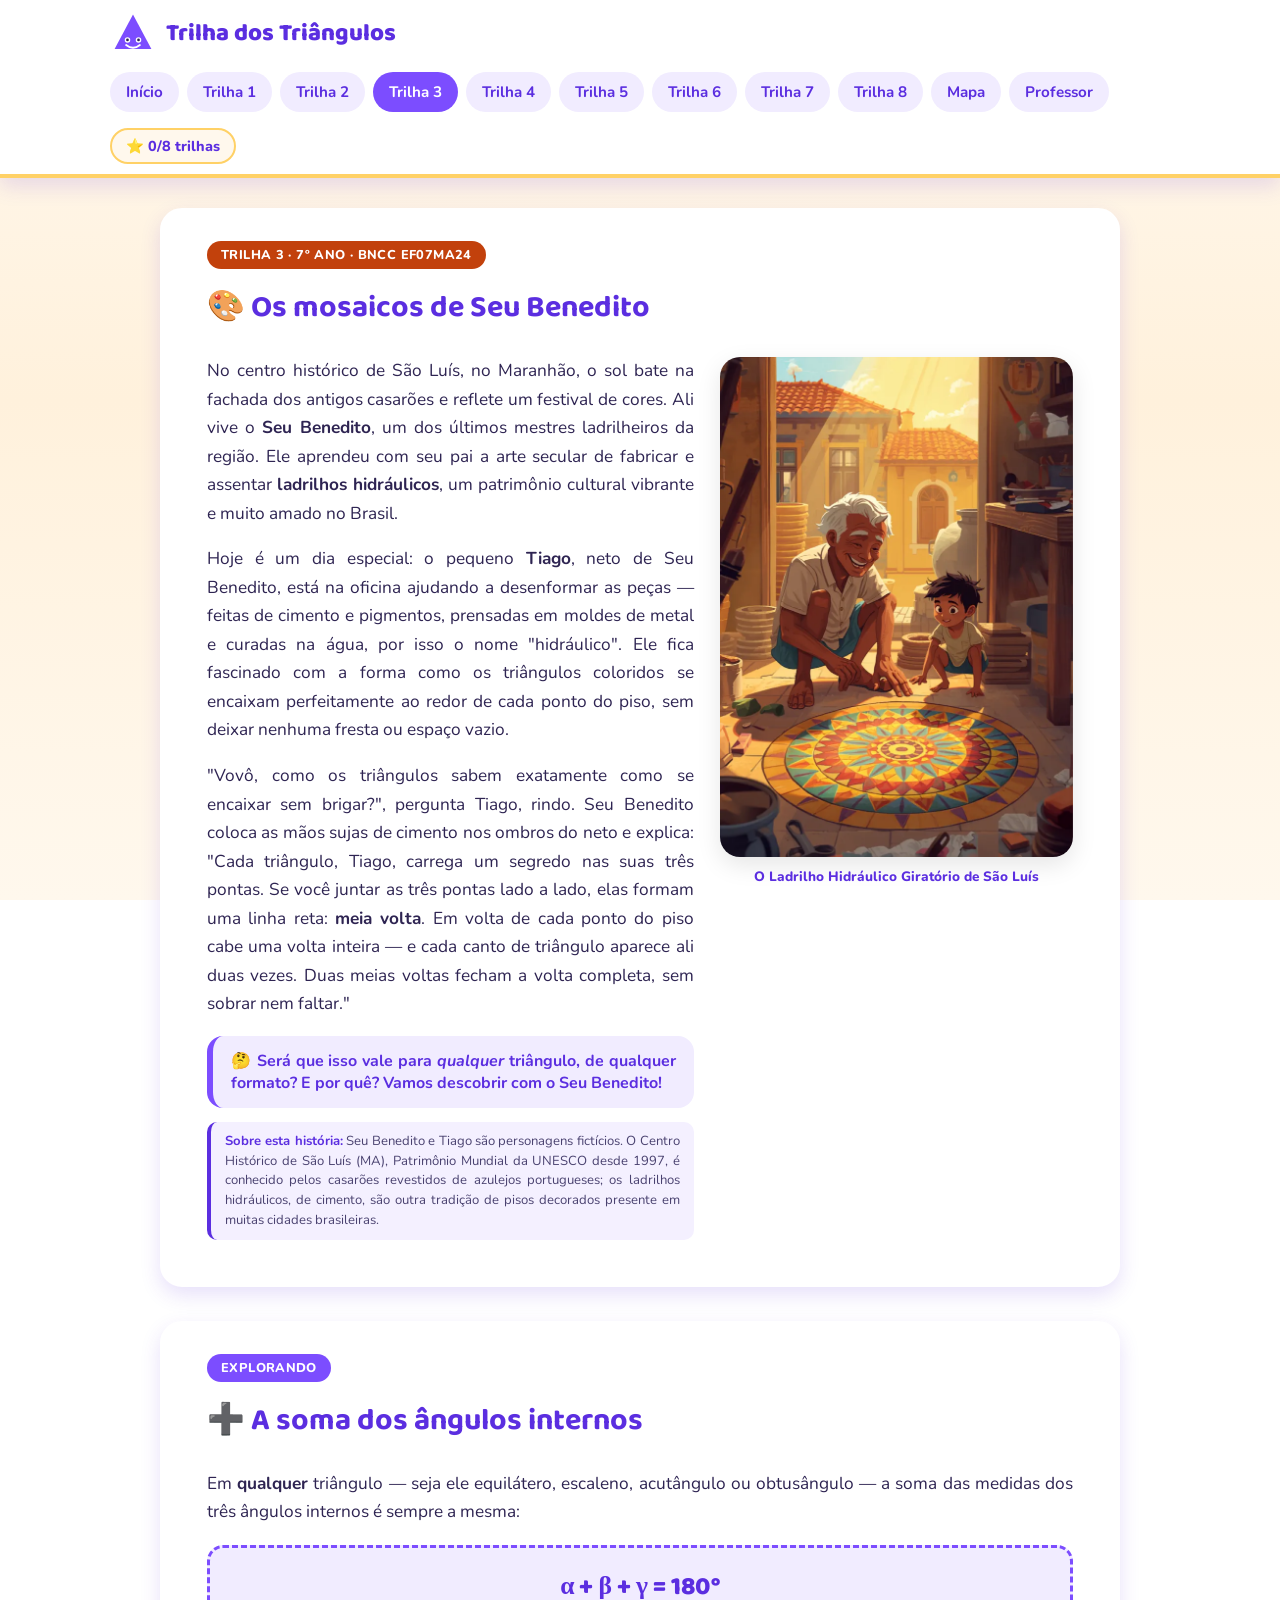
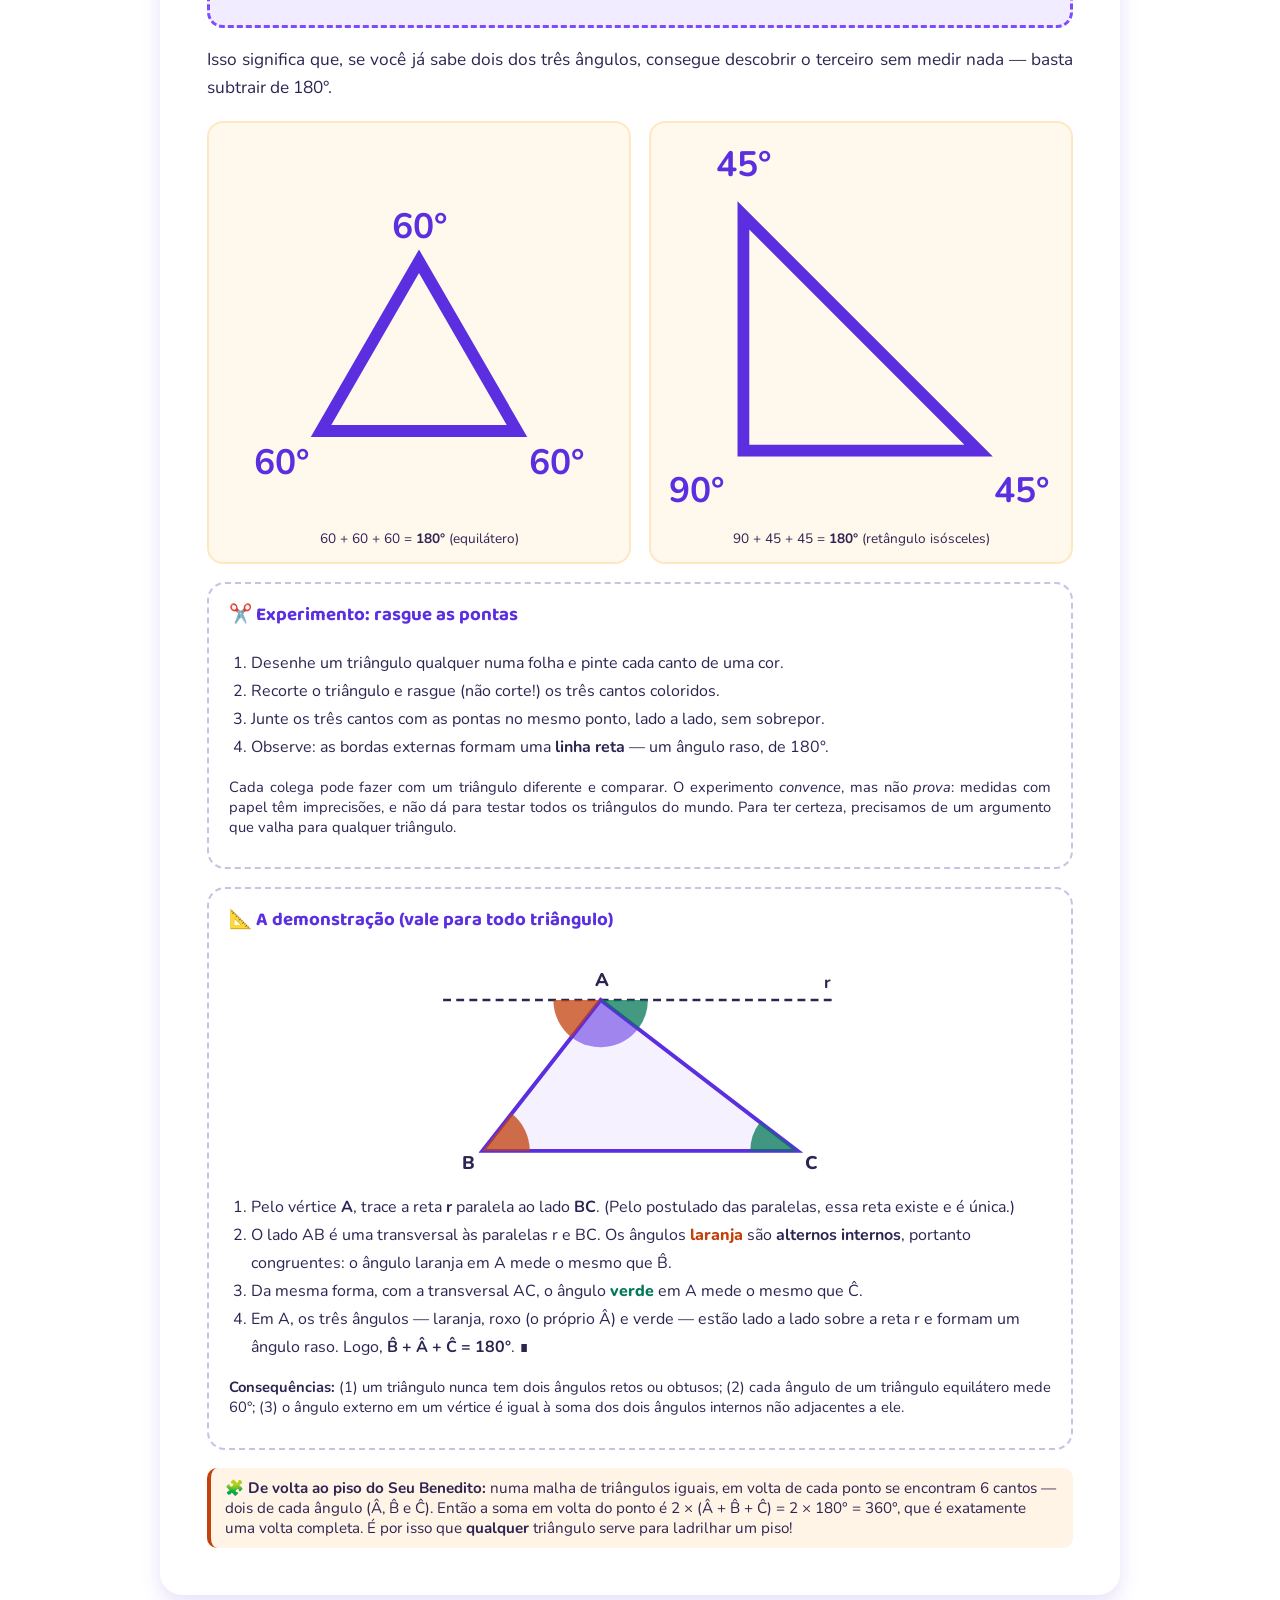
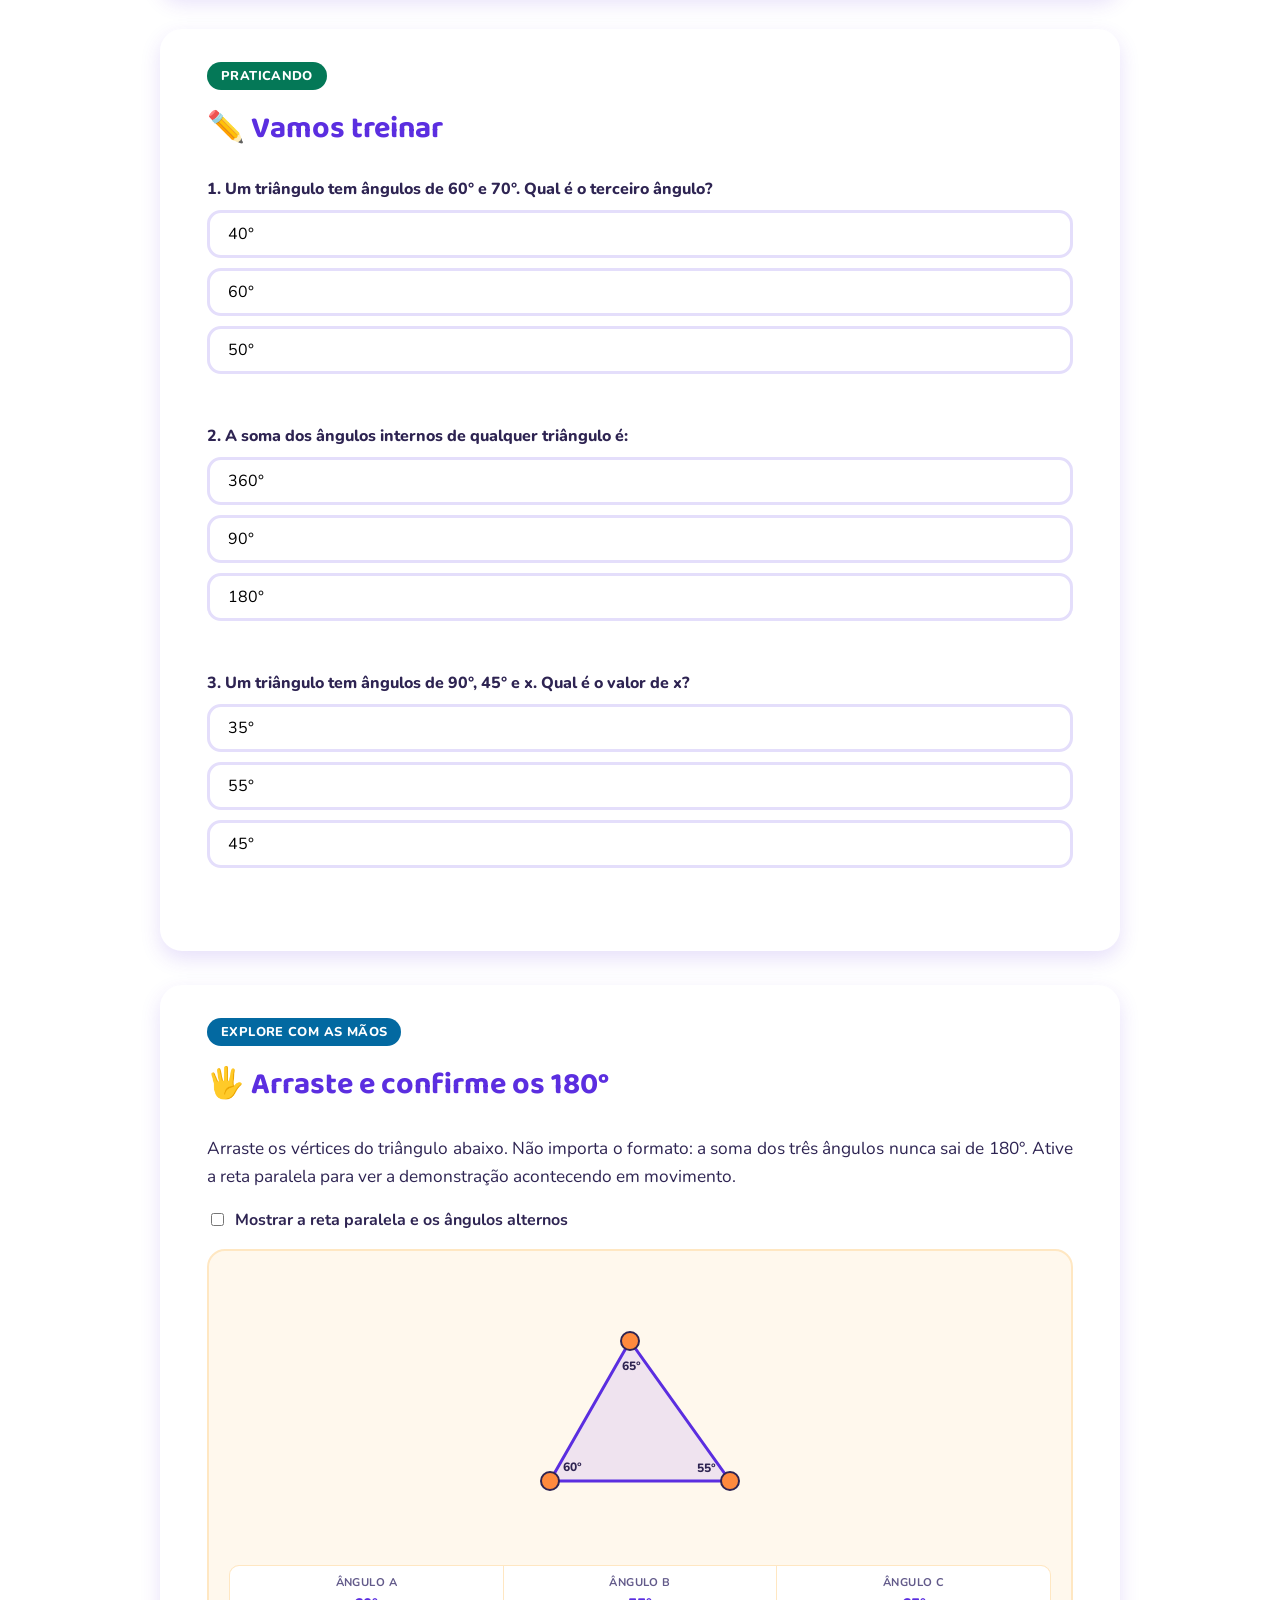
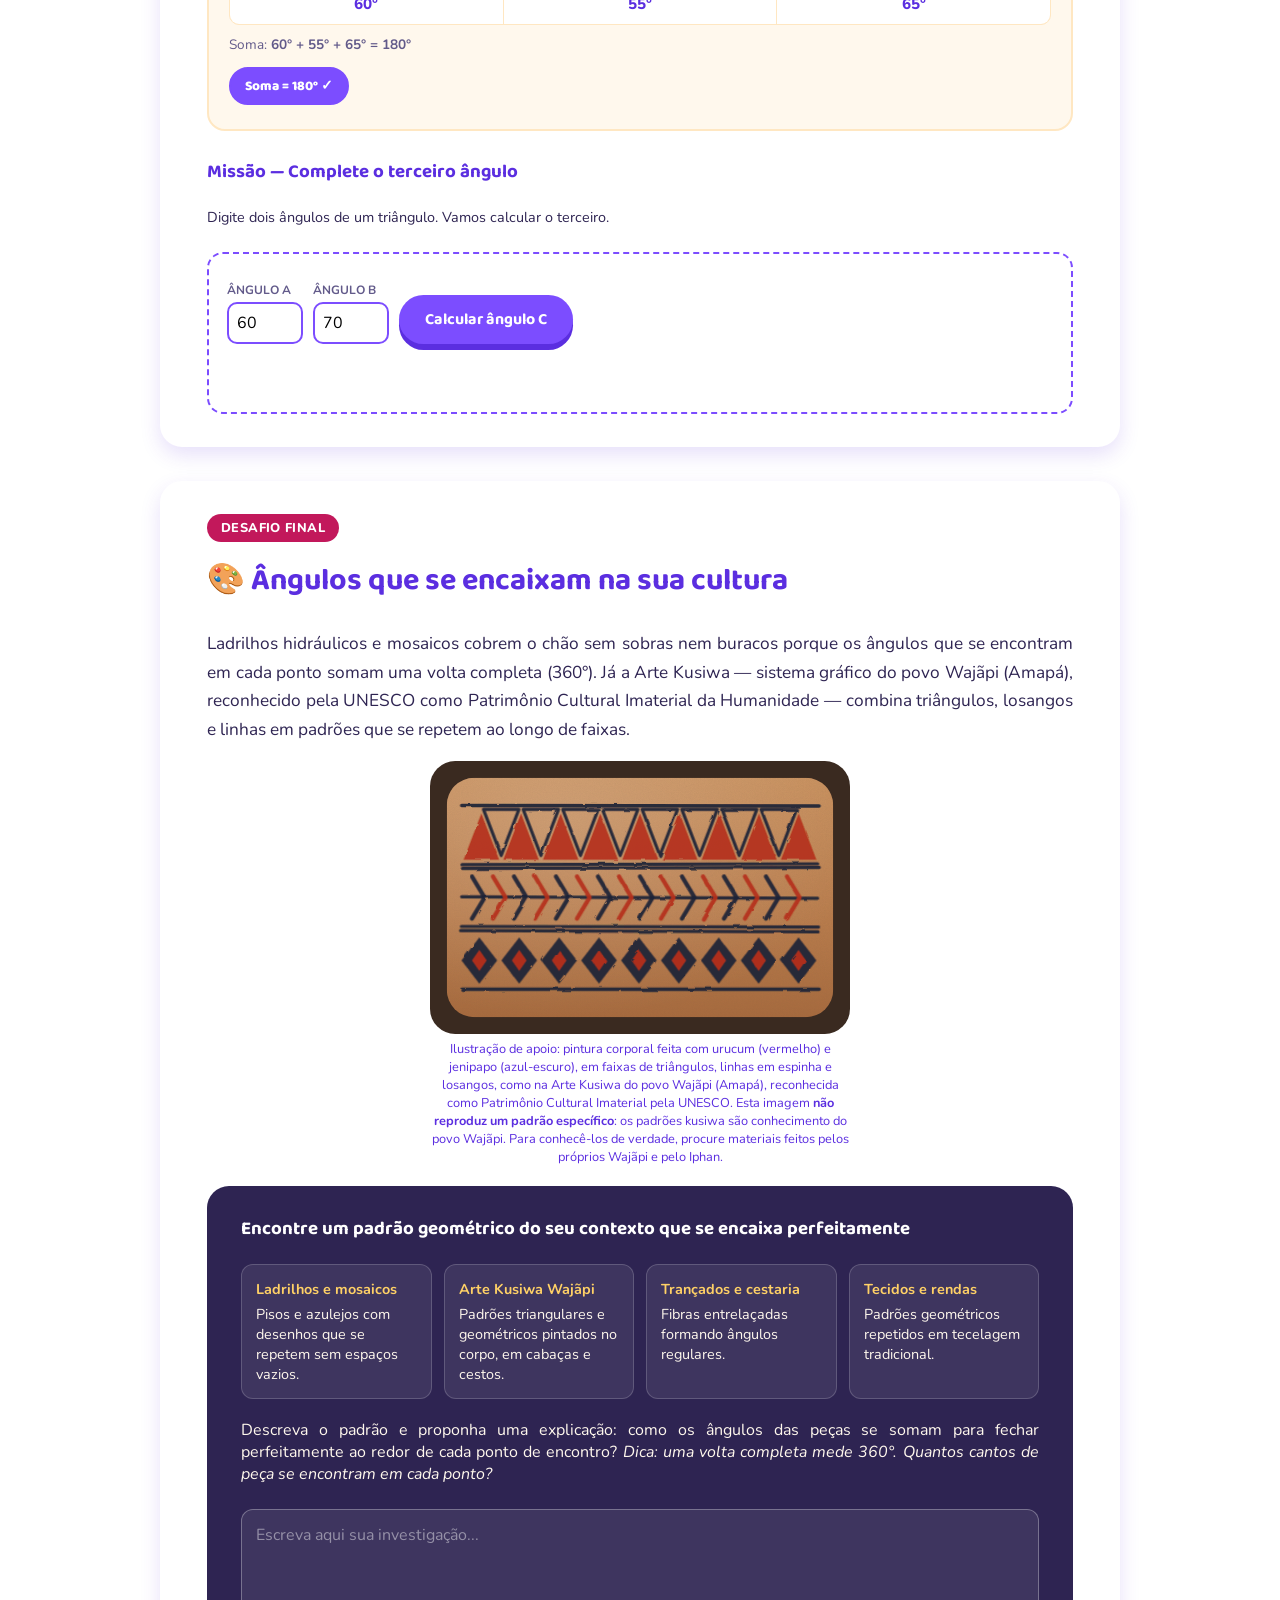
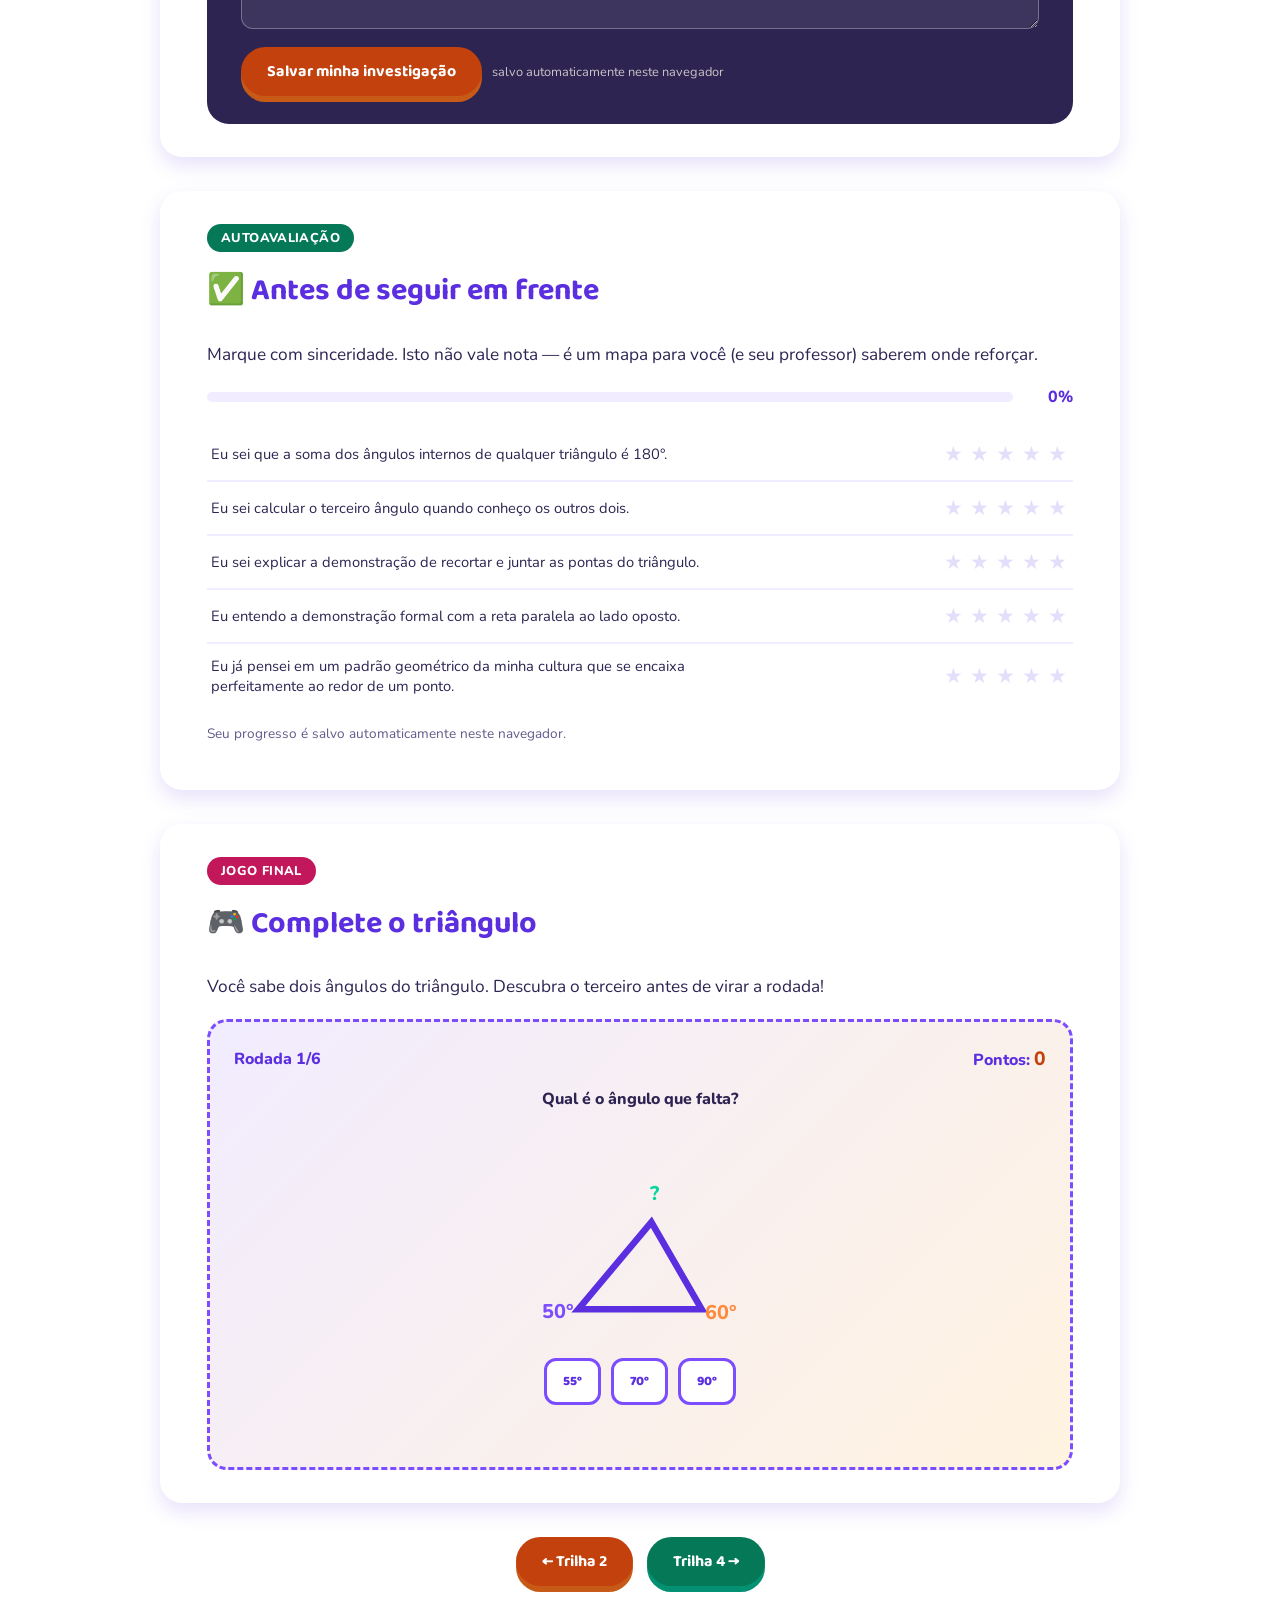
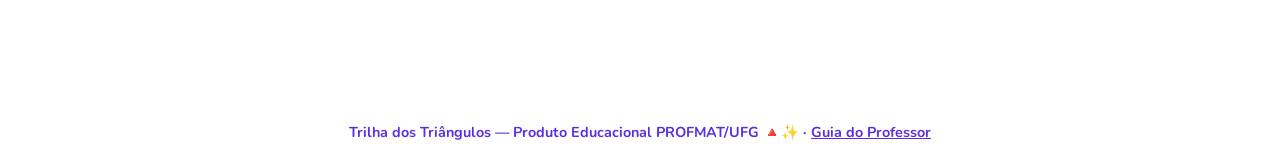
<file: trilha3.html>
<!DOCTYPE html>
<html lang="pt-BR">
<head>
<meta charset="UTF-8">
<meta name="viewport" content="width=device-width, initial-scale=1.0">
<title>Trilha 3 · Sempre 180° · Trilha dos Triângulos</title>
<meta name="description" content="Trilha dos Triângulos: produto educacional PROFMAT/UFG sobre triângulos no Ensino Fundamental (BNCC, 6º ao 9º ano).">
<link rel="stylesheet" href="style.css">
<style>
  .formula-box{
    text-align:center; background:#F1ECFF; border:3px dashed var(--roxo);
    border-radius:16px; padding:18px; font-size:1.6rem; font-weight:800; color:#5B2EE0; margin:18px 0;
    font-family:'Baloo 2',cursive;
  }
</style>
</head>
<body>
<a class="pular" href="#conteudo">Pular para o conteúdo</a>

<header class="site-header">
  <div class="header-inner">
    <a href="index.html" class="brand">
      <svg class="mascote" viewBox="0 0 100 100" aria-hidden="true"><polygon points="50,10 90,85 10,85" fill="#7C4DFF"/><circle cx="38" cy="65" r="6" fill="#fff"/><circle cx="62" cy="65" r="6" fill="#fff"/><circle cx="38" cy="65" r="3" fill="#2E2452"/><circle cx="62" cy="65" r="3" fill="#2E2452"/><path d="M35 76 Q50 88 65 76" stroke="#fff" stroke-width="4" fill="none" stroke-linecap="round"/></svg>
      Trilha dos Triângulos
    </a>
    <nav class="main-nav" aria-label="Navegação principal">
      <a href="index.html">Início</a>
      <a href="trilha1.html">Trilha 1</a>
      <a href="trilha2.html">Trilha 2</a>
      <a href="trilha3.html" class="active">Trilha 3</a>
      <a href="trilha4.html">Trilha 4</a>
      <a href="trilha5.html">Trilha 5</a>
      <a href="trilha6.html">Trilha 6</a>
      <a href="trilha7.html">Trilha 7</a>
      <a href="trilha8.html">Trilha 8</a>
      <a href="index.html#mapa">Mapa</a>
      <a href="professor.html">Professor</a>
    </nav>
    <div class="progresso-pill" data-progresso-pill>⭐ 0/8 trilhas</div>
  </div>
</header>

<main class="container" id="conteudo">

 <!-- ============ CONTEXTUALIZAÇÃO ============ -->
  <section class="section-card">
    <span class="tag laranja">TRILHA 3 · 7º ANO · BNCC EF07MA24</span>
    <h2>🎨 Os mosaicos de Seu Benedito</h2>
    
    <div class="contexto-flex">
      <div class="texto">
        <p class="lead" style="text-align: justify;">No centro histórico de São Luís, no Maranhão, o sol bate na fachada dos antigos casarões e reflete um festival de cores. Ali vive o <strong>Seu Benedito</strong>, um dos últimos mestres ladrilheiros da região. Ele aprendeu com seu pai a arte secular de fabricar e assentar <strong>ladrilhos hidráulicos</strong>, um patrimônio cultural vibrante e muito amado no Brasil.</p>
        <p class="lead" style="text-align: justify;">Hoje é um dia especial: o pequeno <strong>Tiago</strong>, neto de Seu Benedito, está na oficina ajudando a desenformar as peças — feitas de cimento e pigmentos, prensadas em moldes de metal e curadas na água, por isso o nome "hidráulico". Ele fica fascinado com a forma como os triângulos coloridos se encaixam perfeitamente ao redor de cada ponto do piso, sem deixar nenhuma fresta ou espaço vazio.</p>
        <p class="lead" style="text-align: justify;">"Vovô, como os triângulos sabem exatamente como se encaixar sem brigar?", pergunta Tiago, rindo. Seu Benedito coloca as mãos sujas de cimento nos ombros do neto e explica: "Cada triângulo, Tiago, carrega um segredo nas suas três pontas. Se você juntar as três pontas lado a lado, elas formam uma linha reta: <strong>meia volta</strong>. Em volta de cada ponto do piso cabe uma volta inteira — e cada canto de triângulo aparece ali duas vezes. Duas meias voltas fecham a volta completa, sem sobrar nem faltar."</p>
        <div class="balaozinho" style="text-align: justify;">🤔 Será que isso vale para <em>qualquer</em> triângulo, de qualquer formato? E por quê? Vamos descobrir com o Seu Benedito!</div>
        <p class="nota-narrativa"><strong>Sobre esta história:</strong> Seu Benedito e Tiago são personagens fictícios. O Centro Histórico de São Luís (MA), Patrimônio Mundial da UNESCO desde 1997, é conhecido pelos casarões revestidos de azulejos portugueses; os ladrilhos hidráulicos, de cimento, são outra tradição de pisos decorados presente em muitas cidades brasileiras.</p>
      </div>
      <div class="imagem">
        <figure style="margin:0;">
          <img src="img/trilha3.webp" width="720" height="1019" decoding="async" alt="Seu Benedito e o neto Tiago com os ladrilhos hidráulicos triangulares" style="width:100%; height:auto; border-radius:20px; display:block; box-shadow: 0 8px 24px rgba(0,0,0,0.1);">
          <figcaption style="text-align:center; font-size:0.85rem; color:var(--roxo-escuro); margin-top:10px; font-weight:800;">O Ladrilho Hidráulico Giratório de São Luís</figcaption>
        </figure>
      </div>
    </div>
  </section>
  <!-- ============ EXPLORANDO ============ -->
  <section class="section-card">
    <span class="tag roxo">EXPLORANDO</span>
    <h2>➕ A soma dos ângulos internos</h2>
    <p class="lead">Em <strong>qualquer</strong> triângulo — seja ele equilátero, escaleno, acutângulo ou obtusângulo — a soma das medidas dos três ângulos internos é sempre a mesma:</p>

    <div class="formula-box">α + β + γ = 180°</div>

    <p class="lead">Isso significa que, se você já sabe dois dos três ângulos, consegue descobrir o terceiro sem medir nada — basta subtrair de 180°.</p>

    <div class="exemplos-grid" style="grid-template-columns: repeat(auto-fit, minmax(220px,1fr));">
      <div class="exemplo-card">
        <svg viewBox="0 0 100 100"><polygon points="50,31.7 75,75 25,75" fill="none" stroke="#5B2EE0" stroke-width="3"/><text x="50" y="25.7" text-anchor="middle" font-size="9" fill="#5B2EE0" font-weight="700">60°</text><text x="15" y="86" text-anchor="middle" font-size="9" fill="#5B2EE0" font-weight="700">60°</text><text x="85" y="86" text-anchor="middle" font-size="9" fill="#5B2EE0" font-weight="700">60°</text></svg>
        <div class="desc">60 + 60 + 60 = <strong>180°</strong> (equilátero)</div>
      </div>
      <div class="exemplo-card">
        <svg viewBox="0 0 100 100"><polygon points="20,80 20,20 80,80" fill="none" stroke="#5B2EE0" stroke-width="3"/><text x="20" y="10" text-anchor="middle" font-size="9" fill="#5B2EE0" font-weight="700">45°</text><text x="8" y="93" text-anchor="middle" font-size="9" fill="#5B2EE0" font-weight="700">90°</text><text x="91" y="93" text-anchor="middle" font-size="9" fill="#5B2EE0" font-weight="700">45°</text></svg>
        <div class="desc">90 + 45 + 45 = <strong>180°</strong> (retângulo isósceles)</div>
      </div>
    </div>

    <div class="demo-box">
      <h3>✂️ Experimento: rasgue as pontas</h3>
      <ol>
        <li>Desenhe um triângulo qualquer numa folha e pinte cada canto de uma cor.</li>
        <li>Recorte o triângulo e rasgue (não corte!) os três cantos coloridos.</li>
        <li>Junte os três cantos com as pontas no mesmo ponto, lado a lado, sem sobrepor.</li>
        <li>Observe: as bordas externas formam uma <strong>linha reta</strong> — um ângulo raso, de 180°.</li>
      </ol>
      <p style="font-size:0.92rem;">Cada colega pode fazer com um triângulo diferente e comparar. O experimento <em>convence</em>, mas não <em>prova</em>: medidas com papel têm imprecisões, e não dá para testar todos os triângulos do mundo. Para ter certeza, precisamos de um argumento que valha para qualquer triângulo.</p>
    </div>
    <div class="demo-box">
      <h3>📐 A demonstração (vale para todo triângulo)</h3>
      <svg class="passo-figura" viewBox="0 0 320 170" role="img" aria-label="Triângulo ABC com reta r paralela a BC passando por A; os ângulos alternos internos são congruentes aos ângulos B e C.">
        <line x1="10" y1="35" x2="310" y2="35" stroke="#2E2452" stroke-width="2" stroke-dasharray="6 4"/>
        <text x="300" y="26" font-size="13" fill="#2E2452" font-weight="700">r</text>
        <polygon points="130,35 40,150 280,150" fill="rgba(124,77,255,0.08)" stroke="#5B2EE0" stroke-width="3"/>
        <path d="M40,150 L62.2,121.6 A36,36 0 0,1 76.0,150.0 Z" fill="#C2410C" opacity=".75"/>
        <path d="M280,150 L244.0,150.0 A36,36 0 0,1 251.4,128.1 Z" fill="#047857" opacity=".75"/>
        <path d="M130,35 L94.0,35.0 A36,36 0 0,0 107.8,63.4 Z" fill="#C2410C" opacity=".75"/>
        <path d="M130,35 L166.0,35.0 A36,36 0 0,1 158.6,56.9 Z" fill="#047857" opacity=".75"/>
        <path d="M130,35 L107.8,63.4 A36,36 0 0,0 158.6,56.9 Z" fill="#5B2EE0" opacity=".55"/>
        <text x="126" y="24" font-size="14" font-weight="800" fill="#2E2452">A</text>
        <text x="24" y="164" font-size="14" font-weight="800" fill="#2E2452">B</text>
        <text x="286" y="164" font-size="14" font-weight="800" fill="#2E2452">C</text>
      </svg>
      <ol>
        <li>Pelo vértice <strong>A</strong>, trace a reta <strong>r</strong> paralela ao lado <strong>BC</strong>. (Pelo postulado das paralelas, essa reta existe e é única.)</li>
        <li>O lado AB é uma transversal às paralelas r e BC. Os ângulos <span style="color:#C2410C; font-weight:800;">laranja</span> são <strong>alternos internos</strong>, portanto congruentes: o ângulo laranja em A mede o mesmo que B̂.</li>
        <li>Da mesma forma, com a transversal AC, o ângulo <span style="color:#047857; font-weight:800;">verde</span> em A mede o mesmo que Ĉ.</li>
        <li>Em A, os três ângulos — laranja, roxo (o próprio Â) e verde — estão lado a lado sobre a reta r e formam um ângulo raso. Logo, <strong>B̂ + Â + Ĉ = 180°</strong>. ∎</li>
      </ol>
      <p style="font-size:0.92rem;"><strong>Consequências:</strong> (1) um triângulo nunca tem dois ângulos retos ou obtusos; (2) cada ângulo de um triângulo equilátero mede 60°; (3) o ângulo externo em um vértice é igual à soma dos dois ângulos internos não adjacentes a ele.</p>
    </div>
    <div class="cuidado">🧩 <strong>De volta ao piso do Seu Benedito:</strong> numa malha de triângulos iguais, em volta de cada ponto se encontram 6 cantos — dois de cada ângulo (Â, B̂ e Ĉ). Então a soma em volta do ponto é 2 × (Â + B̂ + Ĉ) = 2 × 180° = 360°, que é exatamente uma volta completa. É por isso que <strong>qualquer</strong> triângulo serve para ladrilhar um piso!</div>
  </section>

  <!-- ============ PRATICANDO ============ -->
  <section class="section-card">
    <span class="tag verde">PRATICANDO</span>
    <h2>✏️ Vamos treinar</h2>

    <div class="quiz-item" data-correta="1">
      <div class="quiz-pergunta">1. Um triângulo tem ângulos de 60° e 70°. Qual é o terceiro ângulo?</div>
      <div class="quiz-opcoes">
        <button type="button" class="quiz-opcao" data-valor="0">40°</button>
        <button type="button" class="quiz-opcao" data-valor="1">50°</button>
        <button type="button" class="quiz-opcao" data-valor="2">60°</button>
      </div>
      <div class="quiz-feedback" aria-live="polite"></div>
    </div>

    <div class="quiz-item" data-correta="1">
      <div class="quiz-pergunta">2. A soma dos ângulos internos de qualquer triângulo é:</div>
      <div class="quiz-opcoes">
        <button type="button" class="quiz-opcao" data-valor="0">90°</button>
        <button type="button" class="quiz-opcao" data-valor="1">180°</button>
        <button type="button" class="quiz-opcao" data-valor="2">360°</button>
      </div>
      <div class="quiz-feedback" aria-live="polite"></div>
    </div>

    <div class="quiz-item" data-correta="0">
      <div class="quiz-pergunta">3. Um triângulo tem ângulos de 90°, 45° e x. Qual é o valor de x?</div>
      <div class="quiz-opcoes">
        <button type="button" class="quiz-opcao" data-valor="0">45°</button>
        <button type="button" class="quiz-opcao" data-valor="1">55°</button>
        <button type="button" class="quiz-opcao" data-valor="2">35°</button>
      </div>
      <div class="quiz-feedback" aria-live="polite"></div>
    </div>
  </section>

  <!-- ============ EXPLORE COM AS MÃOS ============ -->
  <section class="section-card">
    <span class="tag azul">EXPLORE COM AS MÃOS</span>
    <h2>🖐️ Arraste e confirme os 180°</h2>
    <p class="lead">Arraste os vértices do triângulo abaixo. Não importa o formato: a soma dos três ângulos nunca sai de 180°. Ative a reta paralela para ver a demonstração acontecendo em movimento.</p>
      <label style="display:flex; gap:8px; align-items:center; font-weight:700; margin:6px 0;"><input type="checkbox" id="et3-paralela"> Mostrar a reta paralela e os ângulos alternos</label>
    <div class="applet-card">
      <svg id="svgExploreT3" viewBox="0 0 320 280" width="100%" height="280"></svg>
      <div class="applet-readout">
        <div class="ro-cell"><span class="k">Ângulo A</span><span class="v" id="et3-A">–</span></div>
        <div class="ro-cell"><span class="k">Ângulo B</span><span class="v" id="et3-B">–</span></div>
        <div class="ro-cell"><span class="k">Ângulo C</span><span class="v" id="et3-C">–</span></div>
      </div>
      <p class="hint">Soma: <strong id="et3-sum">–</strong></p>
      <div class="badges" id="et3-badges"></div>
    </div>

    <h3 style="color:#5B2EE0; margin-top:26px;">Missão — Complete o terceiro ângulo</h3>
    <p class="lead" style="font-size:0.9rem;">Digite dois ângulos de um triângulo. Vamos calcular o terceiro.</p>
    <div class="numeric-tester">
      <div class="nt-row">
        <div class="nt-field"><label for="nt-a-t3">Ângulo A</label><input type="number" id="nt-a-t3" value="60" min="1" max="178" step="1"></div>
        <div class="nt-field"><label for="nt-b-t3">Ângulo B</label><input type="number" id="nt-b-t3" value="70" min="1" max="178" step="1"></div>
        <button class="btn" id="nt-test-t3">Calcular ângulo C</button>
      </div>
      <p class="nt-result" id="nt-result-t3"></p>
    </div>
  </section>

  <!-- ============ DESAFIO FINAL ============ -->
  <section class="section-card">
    <span class="tag rosa">DESAFIO FINAL</span>
    <h2>🎨 Ângulos que se encaixam na sua cultura</h2>
    <p class="lead">Ladrilhos hidráulicos e mosaicos cobrem o chão sem sobras nem buracos porque os ângulos que se encontram em cada ponto somam uma volta completa (360°). Já a Arte Kusiwa — sistema gráfico do povo Wajãpi (Amapá), reconhecido pela UNESCO como Patrimônio Cultural Imaterial da Humanidade — combina triângulos, losangos e linhas em padrões que se repetem ao longo de faixas.</p>

    <figure style="max-width:420px; margin:0 auto 20px;">
      <svg viewBox="0 0 400 260" xmlns="http://www.w3.org/2000/svg" role="img" aria-label="Pintura corporal em urucum (vermelho) e jenipapo (azul-escuro) sobre a pele, com faixas de triângulos, linhas em espinha e losangos, no estilo da arte Kusiwa" style="width:100%; border-radius:16px; display:block;">
        <defs>
<linearGradient id="kPele" x1="0" y1="0" x2="0" y2="1"><stop offset="0" stop-color="#CB925F"/><stop offset=".55" stop-color="#BC7F4F"/><stop offset="1" stop-color="#A86B3F"/></linearGradient>
<radialGradient id="kLuz" cx=".3" cy=".2" r=".8"><stop offset="0" stop-color="#fff" stop-opacity=".16"/><stop offset="1" stop-color="#fff" stop-opacity="0"/></radialGradient>
<filter id="kTinta" x="-2%" y="-2%" width="104%" height="104%"><feTurbulence type="fractalNoise" baseFrequency="0.07" numOctaves="2" seed="7" result="n"/><feDisplacementMap in="SourceGraphic" in2="n" scale="2.6"/></filter>
<filter id="kPoro" x="0" y="0" width="100%" height="100%"><feTurbulence type="fractalNoise" baseFrequency="0.9" numOctaves="2" seed="2"/><feColorMatrix values="0 0 0 0 .25  0 0 0 0 .13  0 0 0 0 .05  0 0 0 .5 0"/></filter>
<clipPath id="kRecorte"><rect x="16" y="16" width="368" height="228" rx="26"/></clipPath>
</defs>
        <rect width="400" height="260" rx="24" fill="#3a2a20"/>
        <g clip-path="url(#kRecorte)"><rect x="16" y="16" width="368" height="228" fill="url(#kPele)"/>
        <rect x="16" y="16" width="368" height="228" filter="url(#kPoro)" opacity=".35"/><rect x="16" y="16" width="368" height="228" fill="url(#kLuz)"/>
        <g filter="url(#kTinta)" stroke-linecap="round" stroke-linejoin="round">
        <line x1="30.2" y1="42.4" x2="370.5" y2="42.8" stroke="#1E2438" stroke-width="3.4" opacity="0.93"/>
        <line x1="30.4" y1="98.8" x2="369.2" y2="97.9" stroke="#1E2438" stroke-width="3.0" opacity="0.93"/>
        <line x1="30.8" y1="102.3" x2="370.7" y2="101.3" stroke="#1E2438" stroke-width="3.0" opacity="0.93"/>
        <line x1="29.9" y1="157.5" x2="370.1" y2="158.1" stroke="#1E2438" stroke-width="3.0" opacity="0.93"/>
        <line x1="29.1" y1="161.5" x2="369.6" y2="162.7" stroke="#1E2438" stroke-width="3.0" opacity="0.93"/>
        <line x1="30.5" y1="217.4" x2="370.5" y2="217.3" stroke="#1E2438" stroke-width="3.4" opacity="0.93"/>
        <polygon points="32.0,94.0 65.8,94.0 48.9,50.0" fill="#B5301C" opacity=".92"/>
        <polygon points="50.9,46.0 84.7,46.0 67.8,90.0" fill="none" stroke="#1E2438" stroke-width="3" opacity=".93"/>
        <polygon points="69.8,94.0 103.6,94.0 86.7,50.0" fill="#B5301C" opacity=".92"/>
        <polygon points="88.7,46.0 122.4,46.0 105.6,90.0" fill="none" stroke="#1E2438" stroke-width="3" opacity=".93"/>
        <polygon points="107.6,94.0 141.3,94.0 124.4,50.0" fill="#B5301C" opacity=".92"/>
        <polygon points="126.4,46.0 160.2,46.0 143.3,90.0" fill="none" stroke="#1E2438" stroke-width="3" opacity=".93"/>
        <polygon points="145.3,94.0 179.1,94.0 162.2,50.0" fill="#B5301C" opacity=".92"/>
        <polygon points="164.2,46.0 198.0,46.0 181.1,90.0" fill="none" stroke="#1E2438" stroke-width="3" opacity=".93"/>
        <polygon points="183.1,94.0 216.9,94.0 200.0,50.0" fill="#B5301C" opacity=".92"/>
        <polygon points="202.0,46.0 235.8,46.0 218.9,90.0" fill="none" stroke="#1E2438" stroke-width="3" opacity=".93"/>
        <polygon points="220.9,94.0 254.7,94.0 237.8,50.0" fill="#B5301C" opacity=".92"/>
        <polygon points="239.8,46.0 273.6,46.0 256.7,90.0" fill="none" stroke="#1E2438" stroke-width="3" opacity=".93"/>
        <polygon points="258.7,94.0 292.4,94.0 275.6,50.0" fill="#B5301C" opacity=".92"/>
        <polygon points="277.6,46.0 311.3,46.0 294.4,90.0" fill="none" stroke="#1E2438" stroke-width="3" opacity=".93"/>
        <polygon points="296.4,94.0 330.2,94.0 313.3,50.0" fill="#B5301C" opacity=".92"/>
        <polygon points="315.3,46.0 349.1,46.0 332.2,90.0" fill="none" stroke="#1E2438" stroke-width="3" opacity=".93"/>
        <polygon points="334.2,94.0 368.0,94.0 351.1,50.0" fill="#B5301C" opacity=".92"/>
        <line x1="30.2" y1="129.3" x2="369.1" y2="130.7" stroke="#1E2438" stroke-width="3.2" opacity="0.93"/>
        <polyline points="40,110 52,130 40,150" fill="none" stroke="#1E2438" stroke-width="4" opacity=".93"/>
        <polyline points="60,110 72,130 60,150" fill="none" stroke="#B5301C" stroke-width="4" opacity=".93"/>
        <polyline points="80,110 92,130 80,150" fill="none" stroke="#1E2438" stroke-width="4" opacity=".93"/>
        <polyline points="100,110 112,130 100,150" fill="none" stroke="#B5301C" stroke-width="4" opacity=".93"/>
        <polyline points="120,110 132,130 120,150" fill="none" stroke="#1E2438" stroke-width="4" opacity=".93"/>
        <polyline points="140,110 152,130 140,150" fill="none" stroke="#B5301C" stroke-width="4" opacity=".93"/>
        <polyline points="160,110 172,130 160,150" fill="none" stroke="#1E2438" stroke-width="4" opacity=".93"/>
        <polyline points="180,110 192,130 180,150" fill="none" stroke="#B5301C" stroke-width="4" opacity=".93"/>
        <polyline points="200,110 212,130 200,150" fill="none" stroke="#1E2438" stroke-width="4" opacity=".93"/>
        <polyline points="220,110 232,130 220,150" fill="none" stroke="#B5301C" stroke-width="4" opacity=".93"/>
        <polyline points="240,110 252,130 240,150" fill="none" stroke="#1E2438" stroke-width="4" opacity=".93"/>
        <polyline points="260,110 272,130 260,150" fill="none" stroke="#B5301C" stroke-width="4" opacity=".93"/>
        <polyline points="280,110 292,130 280,150" fill="none" stroke="#1E2438" stroke-width="4" opacity=".93"/>
        <polyline points="300,110 312,130 300,150" fill="none" stroke="#B5301C" stroke-width="4" opacity=".93"/>
        <polyline points="320,110 332,130 320,150" fill="none" stroke="#1E2438" stroke-width="4" opacity=".93"/>
        <polyline points="340,110 352,130 340,150" fill="none" stroke="#B5301C" stroke-width="4" opacity=".93"/>
        <polygon points="47,168 64,190 47,212 30,190" fill="#1E2438" opacity=".93"/>
        <polygon points="47,180 54,190 47,200 40,190" fill="#B5301C" opacity=".95"/>
        <polygon points="85,168 102,190 85,212 68,190" fill="#1E2438" opacity=".93"/>
        <polygon points="85,180 92,190 85,200 78,190" fill="#B5301C" opacity=".95"/>
        <polygon points="123,168 140,190 123,212 106,190" fill="#1E2438" opacity=".93"/>
        <polygon points="123,180 130,190 123,200 116,190" fill="#B5301C" opacity=".95"/>
        <polygon points="161,168 178,190 161,212 144,190" fill="#1E2438" opacity=".93"/>
        <polygon points="161,180 168,190 161,200 154,190" fill="#B5301C" opacity=".95"/>
        <polygon points="199,168 216,190 199,212 182,190" fill="#1E2438" opacity=".93"/>
        <polygon points="199,180 206,190 199,200 192,190" fill="#B5301C" opacity=".95"/>
        <polygon points="237,168 254,190 237,212 220,190" fill="#1E2438" opacity=".93"/>
        <polygon points="237,180 244,190 237,200 230,190" fill="#B5301C" opacity=".95"/>
        <polygon points="275,168 292,190 275,212 258,190" fill="#1E2438" opacity=".93"/>
        <polygon points="275,180 282,190 275,200 268,190" fill="#B5301C" opacity=".95"/>
        <polygon points="313,168 330,190 313,212 296,190" fill="#1E2438" opacity=".93"/>
        <polygon points="313,180 320,190 313,200 306,190" fill="#B5301C" opacity=".95"/>
        <polygon points="351,168 368,190 351,212 334,190" fill="#1E2438" opacity=".93"/>
        <polygon points="351,180 358,190 351,200 344,190" fill="#B5301C" opacity=".95"/>
        </g></g></svg>
      <figcaption style="font-size:0.8rem; text-align:center; color:#5B2EE0; margin-top:6px;">Ilustração de apoio: pintura corporal feita com urucum (vermelho) e jenipapo (azul-escuro), em faixas de triângulos, linhas em espinha e losangos, como na Arte Kusiwa do povo Wajãpi (Amapá), reconhecida como Patrimônio Cultural Imaterial pela UNESCO. Esta imagem <strong>não reproduz um padrão específico</strong>: os padrões kusiwa são conhecimento do povo Wajãpi. Para conhecê-los de verdade, procure materiais feitos pelos próprios Wajãpi e pelo Iphan.</figcaption>
    </figure>

    <div class="challenge-card">
      <h3>Encontre um padrão geométrico do seu contexto que se encaixa perfeitamente</h3>
      <div class="insp-grid">
        <div class="insp"><b>Ladrilhos e mosaicos</b>Pisos e azulejos com desenhos que se repetem sem espaços vazios.</div>
        <div class="insp"><b>Arte Kusiwa Wajãpi</b>Padrões triangulares e geométricos pintados no corpo, em cabaças e cestos.</div>
        <div class="insp"><b>Trançados e cestaria</b>Fibras entrelaçadas formando ângulos regulares.</div>
        <div class="insp"><b>Tecidos e rendas</b>Padrões geométricos repetidos em tecelagem tradicional.</div>
      </div>
      <p>Descreva o padrão e proponha uma explicação: como os ângulos das peças se somam para fechar perfeitamente ao redor de cada ponto de encontro? <em>Dica: uma volta completa mede 360°. Quantos cantos de peça se encontram em cada ponto?</em></p>
      <textarea class="reflect" id="reflectTextT3" aria-label="Sua investigação" placeholder="Escreva aqui sua investigação..."></textarea>
      <div class="challenge-actions">
        <button class="btn laranja" id="reflectSaveT3">Salvar minha investigação</button>
        <span class="save-note" id="reflectStatusT3">salvo automaticamente neste navegador</span>
      </div>
    </div>
  </section>

  <!-- ============ AUTOAVALIAÇÃO ============ -->
  <section class="section-card">
    <span class="tag verde">AUTOAVALIAÇÃO</span>
    <h2>✅ Antes de seguir em frente</h2>
    <p class="lead">Marque com sinceridade. Isto não vale nota — é um mapa para você (e seu professor) saberem onde reforçar.</p>
    <div class="assess-progress">
      <div class="assess-bar"><div class="assess-bar-fill" id="assessBarFillT3"></div></div>
      <div class="assess-pct" id="assessPctT3">0%</div>
    </div>
    <div id="assessListT3"></div>
    <p class="assess-footer" id="assessFooterT3">Seu progresso é salvo automaticamente neste navegador.</p>
  </section>

  <!-- ============ JOGO ============ -->
  <section class="section-card">
    <span class="tag rosa">JOGO FINAL</span>
    <h2>🎮 Complete o triângulo</h2>
    <p class="lead">Você sabe dois ângulos do triângulo. Descubra o terceiro antes de virar a rodada!</p>

    <div class="jogo-wrap">
      <div class="jogo-placar">
        <div>Rodada <span id="jogoRodadaAtual">1</span>/<span id="jogoRodadaTotal">6</span></div>
        <div>Pontos: <span class="valor" id="jogoPontos">0</span></div>
      </div>

      <div id="jogoAtivo">
        <p class="center quiz-pergunta">Qual é o ângulo que falta?</p>
        <div class="jogo-triangulo-area">
          <svg viewBox="0 0 100 100">
            <polygon id="jogoTriPoly" points="50,20 75,75 25,75" fill="none" stroke="#5B2EE0" stroke-width="3"/>
            <text id="txtA" x="12" y="89" text-anchor="middle" font-size="9" fill="#7C4DFF" font-weight="800"></text>
            <text id="txtB" x="88" y="89" text-anchor="middle" font-size="9" fill="#FF8A3D" font-weight="800"></text>
            <text id="txtC" x="50" y="10" text-anchor="middle" font-size="9" fill="#06D6A0" font-weight="800">?</text>
          </svg>
        </div>
        <div class="jogo-botoes" id="jogoBotoes"></div>
        <div class="jogo-mensagem" id="jogoMensagem" aria-live="polite"></div>
      </div>

      <div id="jogoFim" class="jogo-fim" style="display:none;">
        <h3 id="jogoFimTitulo">🎉 Trilha concluída!</h3>
        <p id="jogoFimTexto"></p>
        <a href="index.html" class="btn verde">Voltar ao mapa ⭐</a>
      </div>
    </div>
  </section>

  <div class="center" style="margin-bottom:40px; display:flex; gap:14px; justify-content:center; flex-wrap:wrap;">
    <a href="trilha2.html" class="btn laranja">← Trilha 2</a>
    <a href="trilha4.html" class="btn verde">Trilha 4 →</a>
  </div>

</main>

<footer class="site-footer">
  Trilha dos Triângulos — Produto Educacional PROFMAT/UFG 🔺✨ · <a href="professor.html" style="text-decoration:underline;">Guia do Professor</a>
</footer>

<script src="script.js"></script>
<script>
/* ---------- Quiz "Praticando" ---------- */
document.querySelectorAll('.quiz-item').forEach(item=>{
  const correta = item.getAttribute('data-correta');
  const feedback = item.querySelector('.quiz-feedback');
  let respondido = false;
  item.querySelectorAll('.quiz-opcao').forEach(op=>{
    op.addEventListener('click', ()=>{
      if(respondido) return;
      respondido = true;
      const valor = op.getAttribute('data-valor');
      if(valor === correta){
        op.classList.add('certo');
        feedback.textContent = '✅ Isso mesmo! Mandou bem.';
        feedback.style.color = '#047857';
      }else{
        op.classList.add('errado');
        item.querySelector(`[data-valor="${correta}"]`).classList.add('certo');
        feedback.textContent = '❌ Quase! A resposta certa está em verde.';
        feedback.style.color = '#C43F6E';
      }
    });
  });
});

/* ---------- Jogo "Complete o triângulo" ---------- */
function embaralhar(arr){
  const a = arr.slice();
  for(let i=a.length-1;i>0;i--){
    const j = Math.floor(Math.random()*(i+1));
    [a[i],a[j]]=[a[j],a[i]];
  }
  return a;
}

function gerarOpcoes(certo){
  const opcoes = new Set([certo]);
  while(opcoes.size < 3){
    const delta = [-25,-20,-15,10,15,20,25][Math.floor(Math.random()*7)];
    const candidato = certo + delta;
    if(candidato > 0 && candidato < 180) opcoes.add(candidato);
  }
  return embaralhar(Array.from(opcoes));
}

/* Calcula os 3 vértices reais (em coordenadas do SVG 0-100) de um triângulo
   a partir dos ângulos em A e B, usando lei dos senos, e escala mantendo
   as proporções (sem distorcer os ângulos) para caber no viewBox. */
function calcularVertices(aDeg, bDeg){
  const aR = aDeg * Math.PI/180;
  const bR = bDeg * Math.PI/180;
  const cR = (180 - aDeg - bDeg) * Math.PI/180;

  // base AB = 1 (unidade), A=(0,0), B=(1,0)
  const acLen = Math.sin(bR) / Math.sin(cR);
  const Cx = acLen * Math.cos(aR);
  const Cy = acLen * Math.sin(aR);

  const minX = Math.min(0,1,Cx), maxX = Math.max(0,1,Cx);
  const minY = 0, maxY = Cy;
  const w = maxX - minX, h = maxY - minY;

  const alvoLargura = 56, alvoAltura = 48, baseY = 86;
  const escala = Math.min(alvoLargura/w, alvoAltura/h);

  function transformar(px,py){
    const sx = (px - minX) * escala;
    const sy = (py - minY) * escala;
    return [ 50 - (w*escala)/2 + sx, baseY - sy ];
  }

  return [ transformar(0,0), transformar(1,0), transformar(Cx,Cy) ];
}

/* Empurra um rótulo para fora do triângulo, na direção centro→vértice. */
function posicionarRotulo(vertice, centro, distancia){
  const dx = vertice[0]-centro[0], dy = vertice[1]-centro[1];
  const len = Math.sqrt(dx*dx+dy*dy) || 1;
  return [ vertice[0] + (dx/len)*distancia, vertice[1] + (dy/len)*distancia ];
}

const rodadas = [
  { a:50, b:60 },
  { a:90, b:40 },
  { a:30, b:30 },
  { a:100, b:35 },
  { a:45, b:45 },
  { a:70, b:80 },
];

let rodadaIdx = 0;
let pontos = 0;
let travado = false;

document.getElementById('jogoRodadaTotal').textContent = rodadas.length;

function carregarRodada(){
  travado = false;
  const r = rodadas[rodadaIdx];
  const resposta = 180 - r.a - r.b;
  document.getElementById('jogoRodadaAtual').textContent = rodadaIdx+1;
  document.getElementById('jogoMensagem').textContent = '';

  const [A,B,C] = calcularVertices(r.a, r.b);
  document.getElementById('jogoTriPoly').setAttribute('points', `${A[0]},${A[1]} ${B[0]},${B[1]} ${C[0]},${C[1]}`);

  const centroide = [ (A[0]+B[0]+C[0])/3, (A[1]+B[1]+C[1])/3 ];
  const posA = posicionarRotulo(A, centroide, 10);
  const posB = posicionarRotulo(B, centroide, 10);
  const posC = posicionarRotulo(C, centroide, 10);

  const txtA = document.getElementById('txtA');
  const txtB = document.getElementById('txtB');
  const txtC = document.getElementById('txtC');
  txtA.setAttribute('x', posA[0]); txtA.setAttribute('y', posA[1]); txtA.textContent = r.a + '°';
  txtB.setAttribute('x', posB[0]); txtB.setAttribute('y', posB[1]); txtB.textContent = r.b + '°';
  txtC.setAttribute('x', posC[0]); txtC.setAttribute('y', posC[1]); txtC.textContent = '?';

  const botoesDiv = document.getElementById('jogoBotoes');
  botoesDiv.innerHTML = '';
  gerarOpcoes(resposta).forEach(op=>{
    const btn = document.createElement('button');
    btn.textContent = op + '°';
    btn.addEventListener('click', ()=> responder(op, btn));
    botoesDiv.appendChild(btn);
  });
}

function responder(escolha, btn){
  if(travado) return;
  travado = true;
  const r = rodadas[rodadaIdx];
  const resposta = 180 - r.a - r.b;
  const msg = document.getElementById('jogoMensagem');
  document.getElementById('txtC').textContent = resposta + '°';
  if(escolha === resposta){
    pontos++;
    document.getElementById('jogoPontos').textContent = pontos;
    btn.style.background = '#06D6A0'; btn.style.color = '#fff'; btn.style.borderColor = '#06D6A0';
    msg.textContent = `✅ Isso aí! ${r.a}° + ${r.b}° + ${resposta}° = 180°.`;
    msg.style.color = '#047857';
  }else{
    btn.style.background = '#FF6B9D'; btn.style.color = '#fff'; btn.style.borderColor = '#FF6B9D';
    msg.textContent = '❌ Era ' + resposta + '°. Vamos para a próxima!';
    msg.style.color = '#C43F6E';
  }

  setTimeout(()=>{
    rodadaIdx++;
    if(rodadaIdx < rodadas.length){
      carregarRodada();
    }else{
      finalizarJogo();
    }
  }, 1400);
}

function finalizarJogo(){
  document.getElementById('jogoAtivo').style.display = 'none';
  const fim = document.getElementById('jogoFim');
  fim.style.display = 'block';
  document.getElementById('jogoFimTexto').textContent =
    `Você acertou ${pontos} de ${rodadas.length} desafios. Sua estrela da Trilha 3 já foi guardada!`;
  marcarTrilhaConcluida('trilha3');
}

carregarRodada();

/* ============================================================
Explore com as mãos — Trilha 3
============================================================ */
function distT3(p,q){ return Math.hypot(p.x-q.x, p.y-q.y); }
function angleAtT3(p, q1, q2){
  const v1 = {x:q1.x-p.x, y:q1.y-p.y};
  const v2 = {x:q2.x-p.x, y:q2.y-p.y};
  const dot = v1.x*v2.x + v1.y*v2.y;
  const m1 = Math.hypot(v1.x,v1.y), m2 = Math.hypot(v2.x,v2.y);
  let cos = dot/(m1*m2); cos = Math.max(-1, Math.min(1, cos));
  return Math.acos(cos) * 180/Math.PI;
}
const SVGNS_T3 = "http://www.w3.org/2000/svg";
function elT3(tag, attrs){ const e = document.createElementNS(SVGNS_T3, tag); for(const k in attrs) e.setAttribute(k, attrs[k]); return e; }

(function exploreT3(){
  const svg = document.getElementById('svgExploreT3');
  const W=320, H=280;
  document.getElementById('et3-paralela').addEventListener('change', ()=>draw());
  let verts = [{x:70,y:210},{x:250,y:210},{x:150,y:70}];

  /* Sobreposição da demonstração: reta por verts[2] paralela a verts[0]verts[1]
     e setores coloridos mostrando os ângulos alternos internos. */
  function setor(P,u,v,r,cor,op){
    const a1=Math.atan2(u.y,u.x), a2=Math.atan2(v.y,v.x);
    let d=a2-a1; while(d>Math.PI) d-=2*Math.PI; while(d<=-Math.PI) d+=2*Math.PI;
    const p1={x:P.x+r*Math.cos(a1),y:P.y+r*Math.sin(a1)}, p2={x:P.x+r*Math.cos(a2),y:P.y+r*Math.sin(a2)};
    svg.appendChild(elT3('path',{d:`M${P.x},${P.y} L${p1.x},${p1.y} A${r},${r} 0 0,${d>0?1:0} ${p2.x},${p2.y} Z`, fill:cor, opacity:op}));
  }
  function desenharParalela(){
    const [P0,P1,P2]=verts; const dx=P1.x-P0.x, dy=P1.y-P0.y, n=Math.hypot(dx,dy)||1;
    svg.appendChild(elT3('line',{x1:P2.x-dx/n*400,y1:P2.y-dy/n*400,x2:P2.x+dx/n*400,y2:P2.y+dy/n*400,stroke:'#2E2452','stroke-width':2,'stroke-dasharray':'6 4'}));
    const v=(p,q)=>({x:q.x-p.x,y:q.y-p.y});
    setor(P0,v(P0,P1),v(P0,P2),30,'#C2410C',.6);
    setor(P1,v(P1,P0),v(P1,P2),30,'#047857',.6);
    setor(P2,v(P2,P0),v(P2,P1),30,'#7C4DFF',.45);
    setor(P2,{x:-dx,y:-dy},v(P2,P0),30,'#C2410C',.6);
    setor(P2,{x:dx,y:dy},v(P2,P1),30,'#047857',.6);
  }
  function draw(){
    svg.innerHTML=''; svg.setAttribute('viewBox','0 0 '+W+' '+H);
    svg.appendChild(elT3('polygon',{points:verts.map(p=>p.x+','+p.y).join(' '), fill:'rgba(124,77,255,0.12)', stroke:'#5B2EE0','stroke-width':3}));
    const A=angleAtT3(verts[0],verts[1],verts[2]), B=angleAtT3(verts[1],verts[0],verts[2]), C=angleAtT3(verts[2],verts[0],verts[1]);
    const labels=[{p:verts[0],o1:verts[1],o2:verts[2]},{p:verts[1],o1:verts[0],o2:verts[2]},{p:verts[2],o1:verts[0],o2:verts[1]}];
    const arr = arredondarAngulos([A,B,C]);
    if(document.getElementById('et3-paralela') && document.getElementById('et3-paralela').checked) desenharParalela();
    labels.forEach((L,k)=>{
      const u1x=L.o1.x-L.p.x, u1y=L.o1.y-L.p.y, n1=Math.hypot(u1x,u1y)||1;
      const u2x=L.o2.x-L.p.x, u2y=L.o2.y-L.p.y, n2=Math.hypot(u2x,u2y)||1;
      let bx=u1x/n1+u2x/n2, by=u1y/n1+u2y/n2; const nb=Math.hypot(bx,by)||1;
      const lx=L.p.x+26*bx/nb, ly=L.p.y+26*by/nb;
      const t=elT3('text',{x:lx,y:ly,'font-size':12,fill:'#2E2452','text-anchor':'middle','font-weight':'800','dominant-baseline':'middle'});
      t.textContent=arr[k]+'°'; svg.appendChild(t);
    });
    verts.forEach((p,i)=>{
      const c=elT3('circle',{cx:p.x,cy:p.y,r:9,fill:'#FF8A3D',stroke:'#2E2452','stroke-width':2,class:'handle'});
      c.addEventListener('pointerdown',(ev)=>startDrag(ev,i));
      svg.appendChild(c);
    });
    document.getElementById('et3-A').textContent=arr[0]+'°';
    document.getElementById('et3-B').textContent=arr[1]+'°';
    document.getElementById('et3-C').textContent=arr[2]+'°';
    document.getElementById('et3-sum').textContent=arr[0]+'° + '+arr[1]+'° + '+arr[2]+'° = '+(arr[0]+arr[1]+arr[2])+'°';
    const badges=document.getElementById('et3-badges'); badges.innerHTML='';
    const b1=document.createElement('span'); b1.className='badge on'; b1.textContent='Soma = 180° ✓';
    badges.appendChild(b1);
  }
  function startDrag(ev, idx){
    ev.preventDefault();
    function move(e){
      const rect=svg.getBoundingClientRect();
      const scaleX=W/rect.width, scaleY=H/rect.height;
      let mx=(e.clientX-rect.left)*scaleX, my=(e.clientY-rect.top)*scaleY;
      mx=Math.max(14,Math.min(W-14,mx)); my=Math.max(14,Math.min(H-14,my));
      const trial=verts.slice(); trial[idx]={x:mx,y:my};
      const areaX2=Math.abs((trial[1].x-trial[0].x)*(trial[2].y-trial[0].y)-(trial[2].x-trial[0].x)*(trial[1].y-trial[0].y));
      if(areaX2>400){ verts=trial; draw(); }
    }
    function up(){ window.removeEventListener('pointermove',move); window.removeEventListener('pointerup',up); }
    window.addEventListener('pointermove',move); window.addEventListener('pointerup',up);
  }
  draw();
})();

document.getElementById('nt-test-t3').addEventListener('click', ()=>{
  const a = parseFloat(document.getElementById('nt-a-t3').value);
  const b = parseFloat(document.getElementById('nt-b-t3').value);
  const result = document.getElementById('nt-result-t3');
  if(!(a>0 && b>0)){ result.textContent='Preencha os dois ângulos com valores positivos.'; result.className='nt-result bad'; return; }
  const c = Math.round((180 - a - b)*100)/100;
  if(c <= 0){
    result.textContent = `✗ Impossível: ${a}° + ${b}° já somam ${a+b}°, que é maior ou igual a 180°. Não sobra ângulo para o terceiro.`;
    result.className='nt-result bad';
  }else{
    result.textContent = `✓ O terceiro ângulo mede ${c}°, porque ${a}° + ${b}° + ${c}° = 180°.`;
    result.className='nt-result ok';
  }
});

/* ---------- Desafio final — persistência local ---------- */
(function reflectionT3(){
  const ta = document.getElementById('reflectTextT3');
  const status = document.getElementById('reflectStatusT3');
  const KEY = 'trilha3-reflexao';
  try{ const saved = localStorage.getItem(KEY); if(saved) ta.value = saved; }catch(e){}
  document.getElementById('reflectSaveT3').addEventListener('click', ()=>{
    try{ localStorage.setItem(KEY, ta.value); status.textContent='salvo ✓'; setTimeout(()=>status.textContent='salvo automaticamente neste navegador',1800); }
    catch(e){ status.textContent='não foi possível salvar neste navegador'; }
  });
})();

/* ---------- Autoavaliação ---------- */
(function assessmentT3(){
  const ITEMS = [
    'Eu sei que a soma dos ângulos internos de qualquer triângulo é 180°.',
    'Eu sei calcular o terceiro ângulo quando conheço os outros dois.',
    'Eu sei explicar a demonstração de recortar e juntar as pontas do triângulo.',
    'Eu entendo a demonstração formal com a reta paralela ao lado oposto.',
    'Eu já pensei em um padrão geométrico da minha cultura que se encaixa perfeitamente ao redor de um ponto.'
  ];
  const KEY = 'trilha3-autoavaliacao';
  let stars = {};
  try { stars = JSON.parse(localStorage.getItem(KEY) || '{}'); } catch(e){ stars = {}; }
  const list = document.getElementById('assessListT3');
  function save(){ try{ localStorage.setItem(KEY, JSON.stringify(stars)); }catch(e){} updateProgress(); }
  function updateProgress(){
    const total = ITEMS.length*5;
    let sum=0;
    ITEMS.forEach((_,i)=> sum += (stars[i]||0));
    const pct = Math.round((sum/total)*100);
    document.getElementById('assessBarFillT3').style.width = pct+'%';
    document.getElementById('assessPctT3').textContent = pct+'%';
    document.getElementById('assessFooterT3').textContent = pct===100
      ? 'Domínio completo declarado — hora de seguir para a próxima trilha!'
      : 'Seu progresso é salvo automaticamente neste navegador.';
  }
  ITEMS.forEach((text,i)=>{
    const row = document.createElement('div');
    row.className='assess-item';
    const t = document.createElement('div'); t.className='assess-item-text'; t.textContent = text;
    const starWrap = document.createElement('div'); starWrap.className='stars';
    for (let s=1; s<=5; s++){
      const b = document.createElement('button');
      b.className='star-btn' + ((stars[i]||0)>=s ? ' filled':'');
      b.textContent='★'; b.type='button'; b.setAttribute('aria-label', s+' de 5 estrelas — '+text);
      b.addEventListener('click', ()=>{
        stars[i] = (stars[i]===s) ? s-1 : s;
        starWrap.querySelectorAll('.star-btn').forEach((sb,idx)=> sb.classList.toggle('filled', idx < stars[i]));
        save();
      });
      starWrap.appendChild(b);
    }
    row.appendChild(t); row.appendChild(starWrap);
    list.appendChild(row);
  });
  updateProgress();
})();
</script>
</body>
</html>
</file>
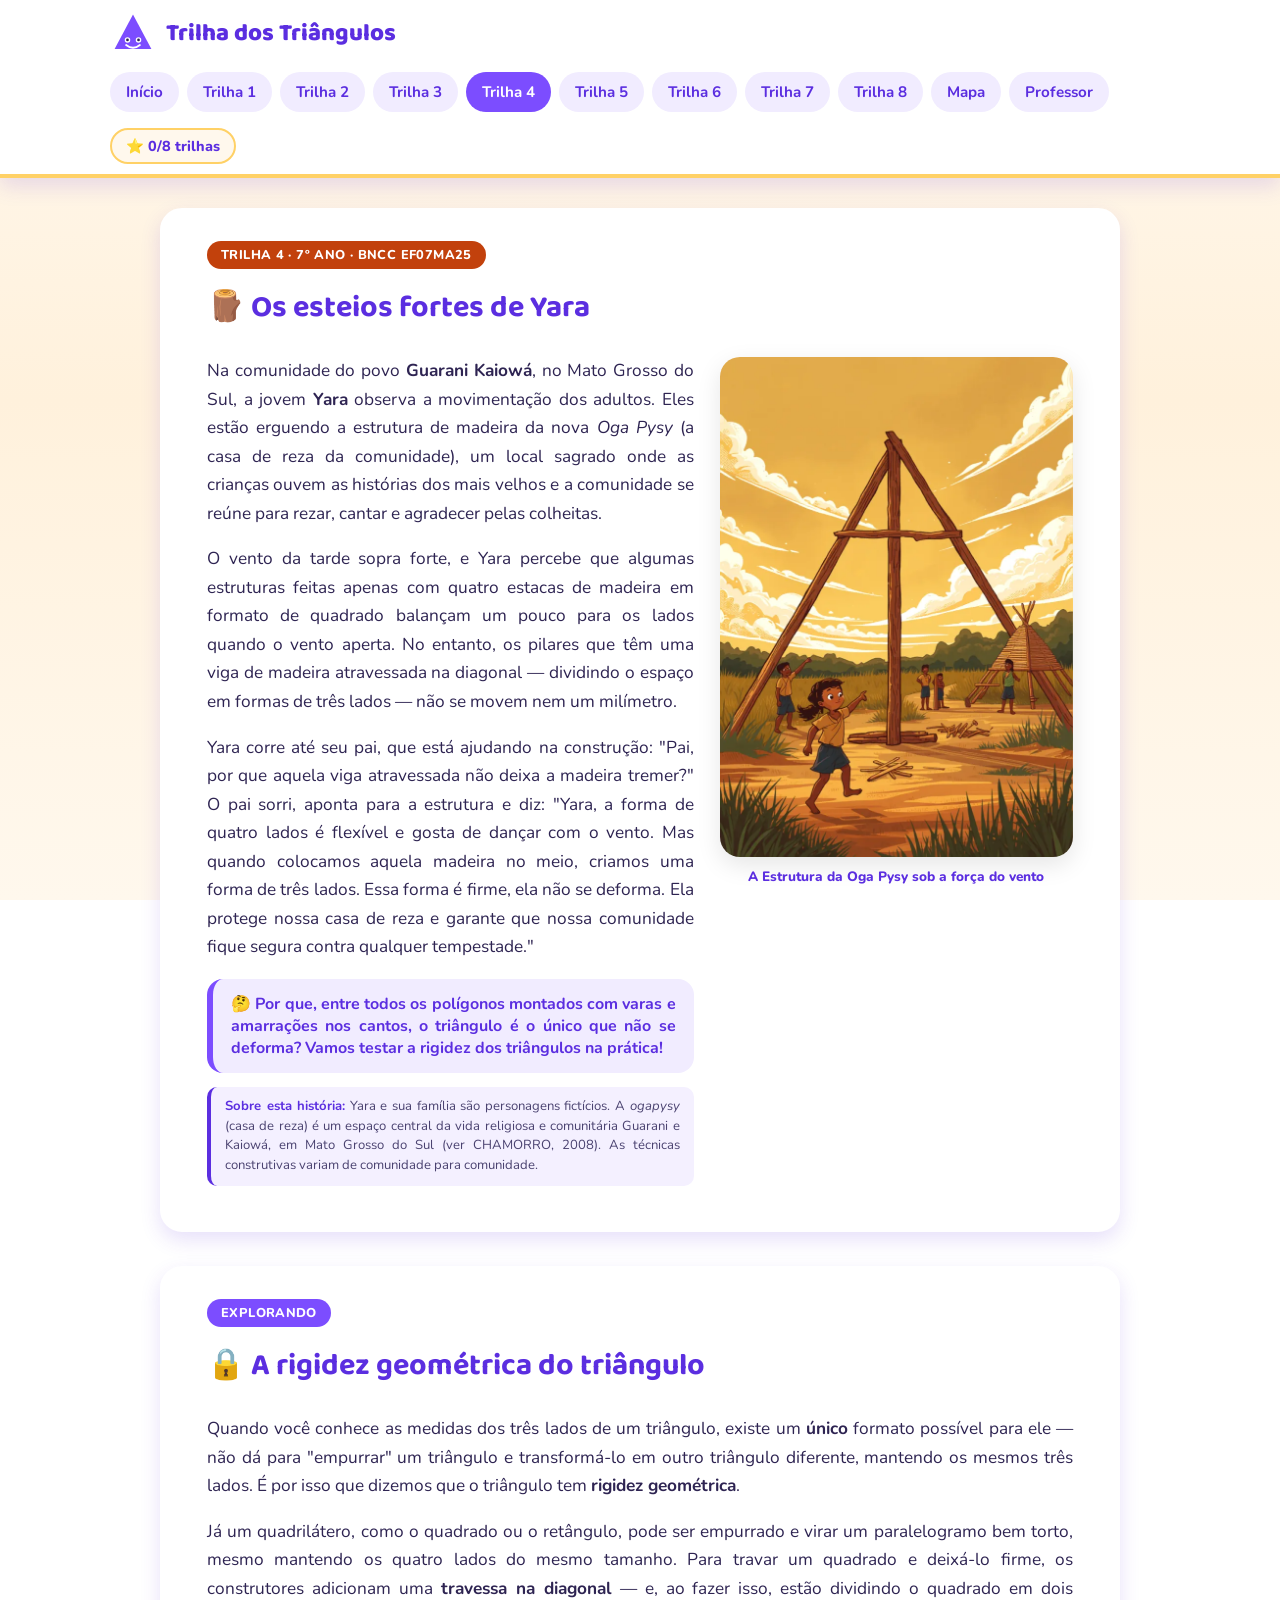
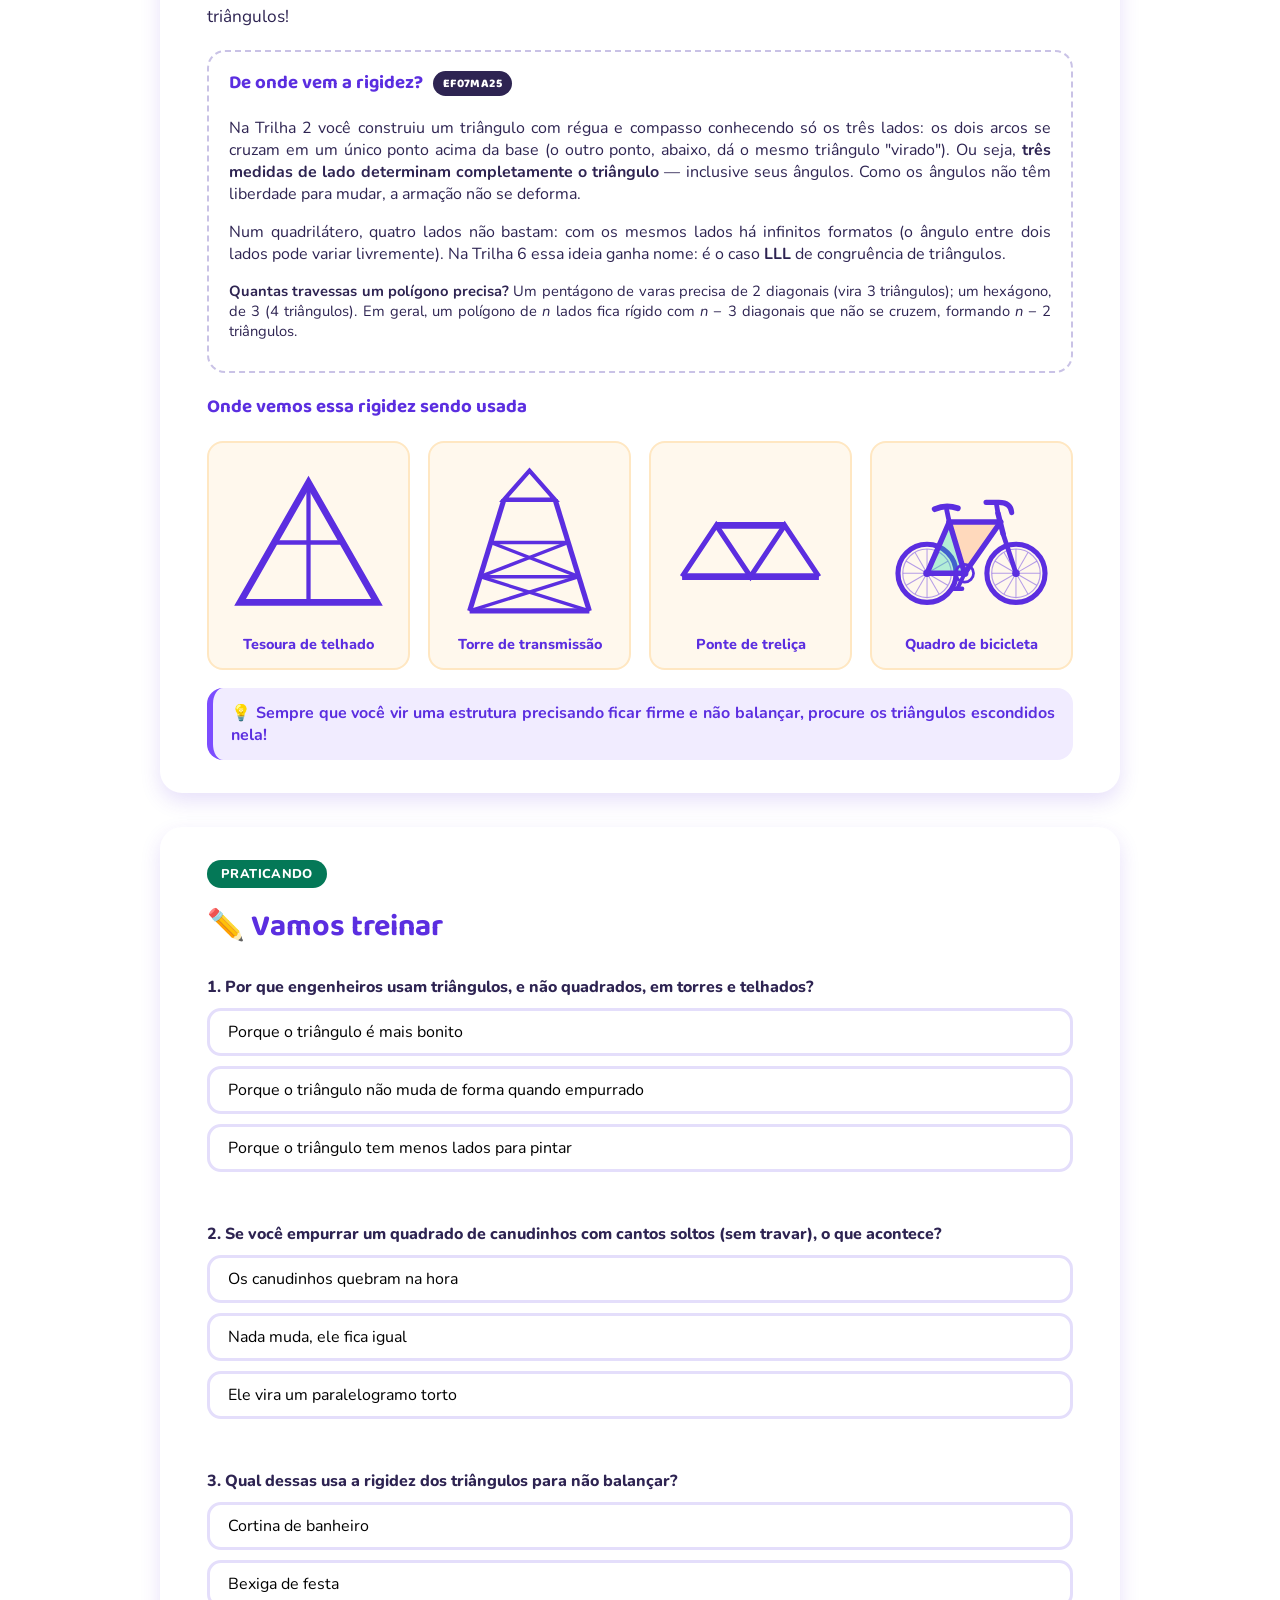
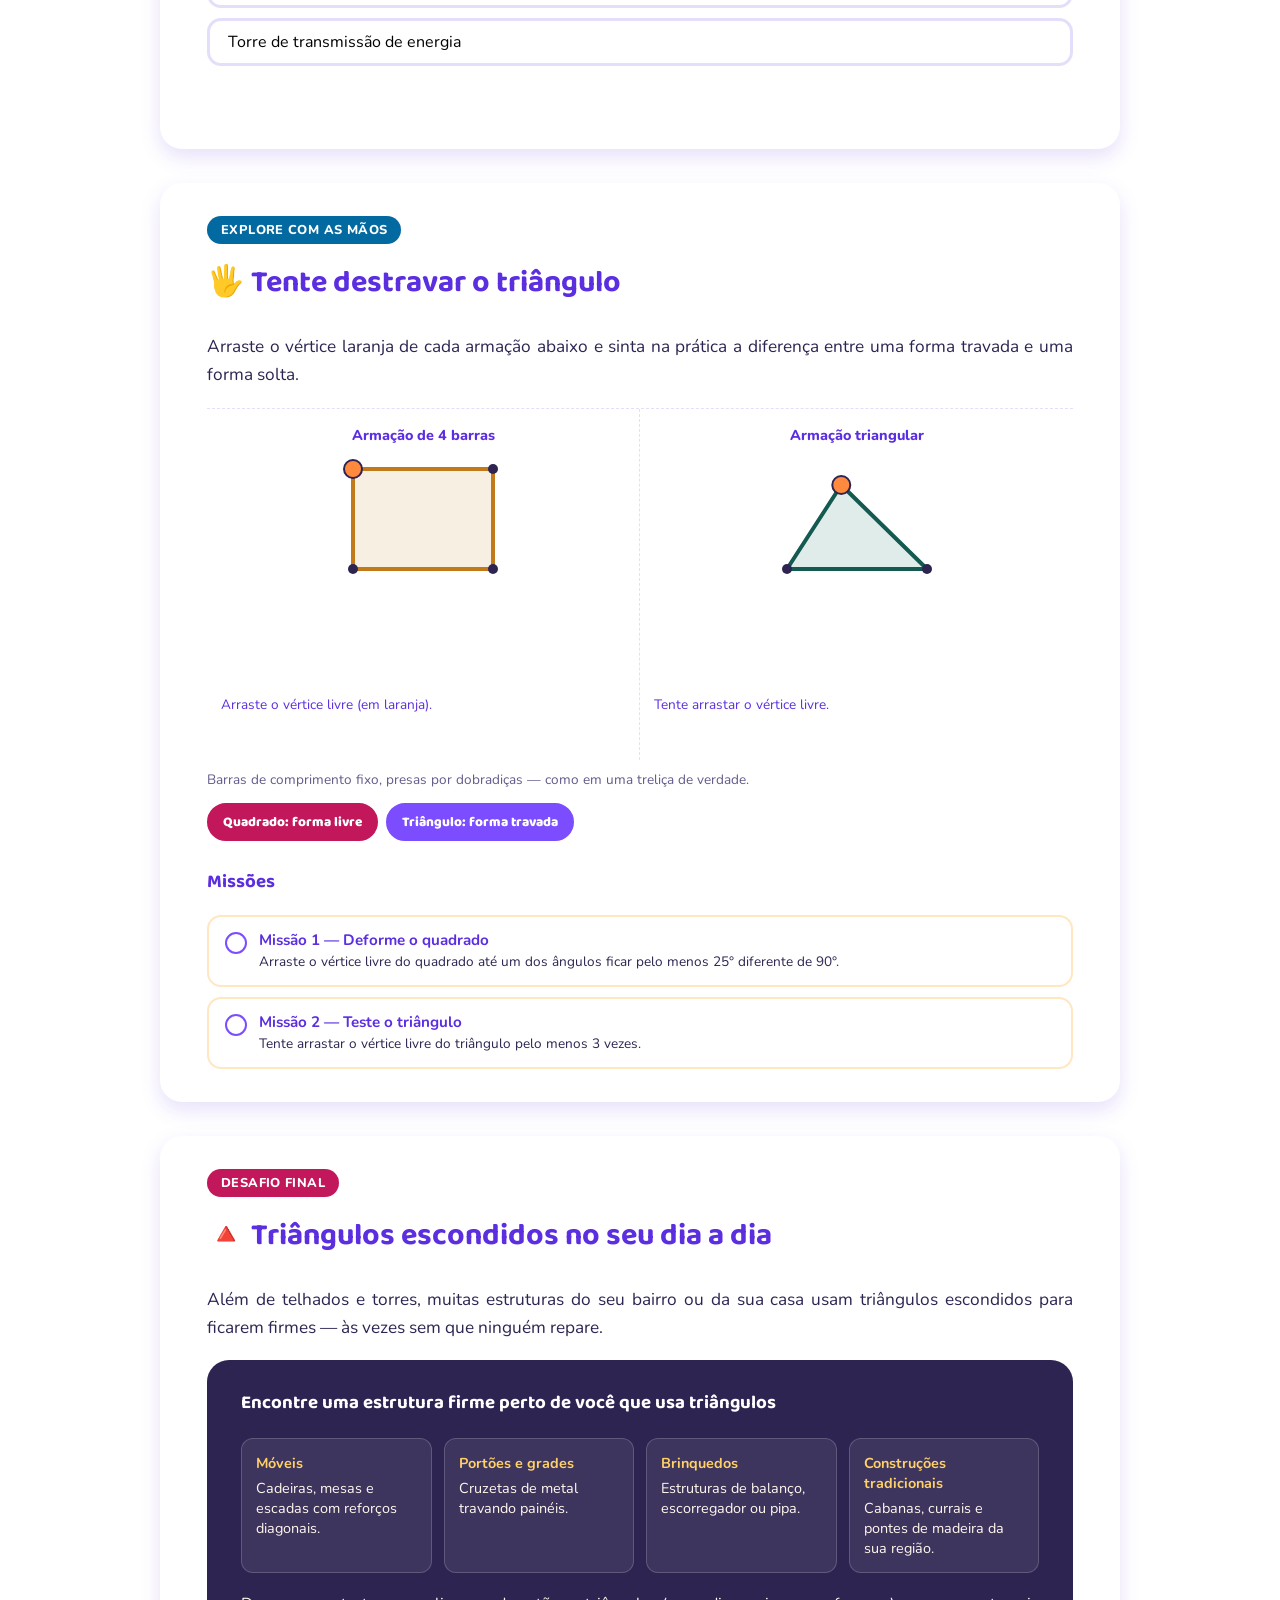
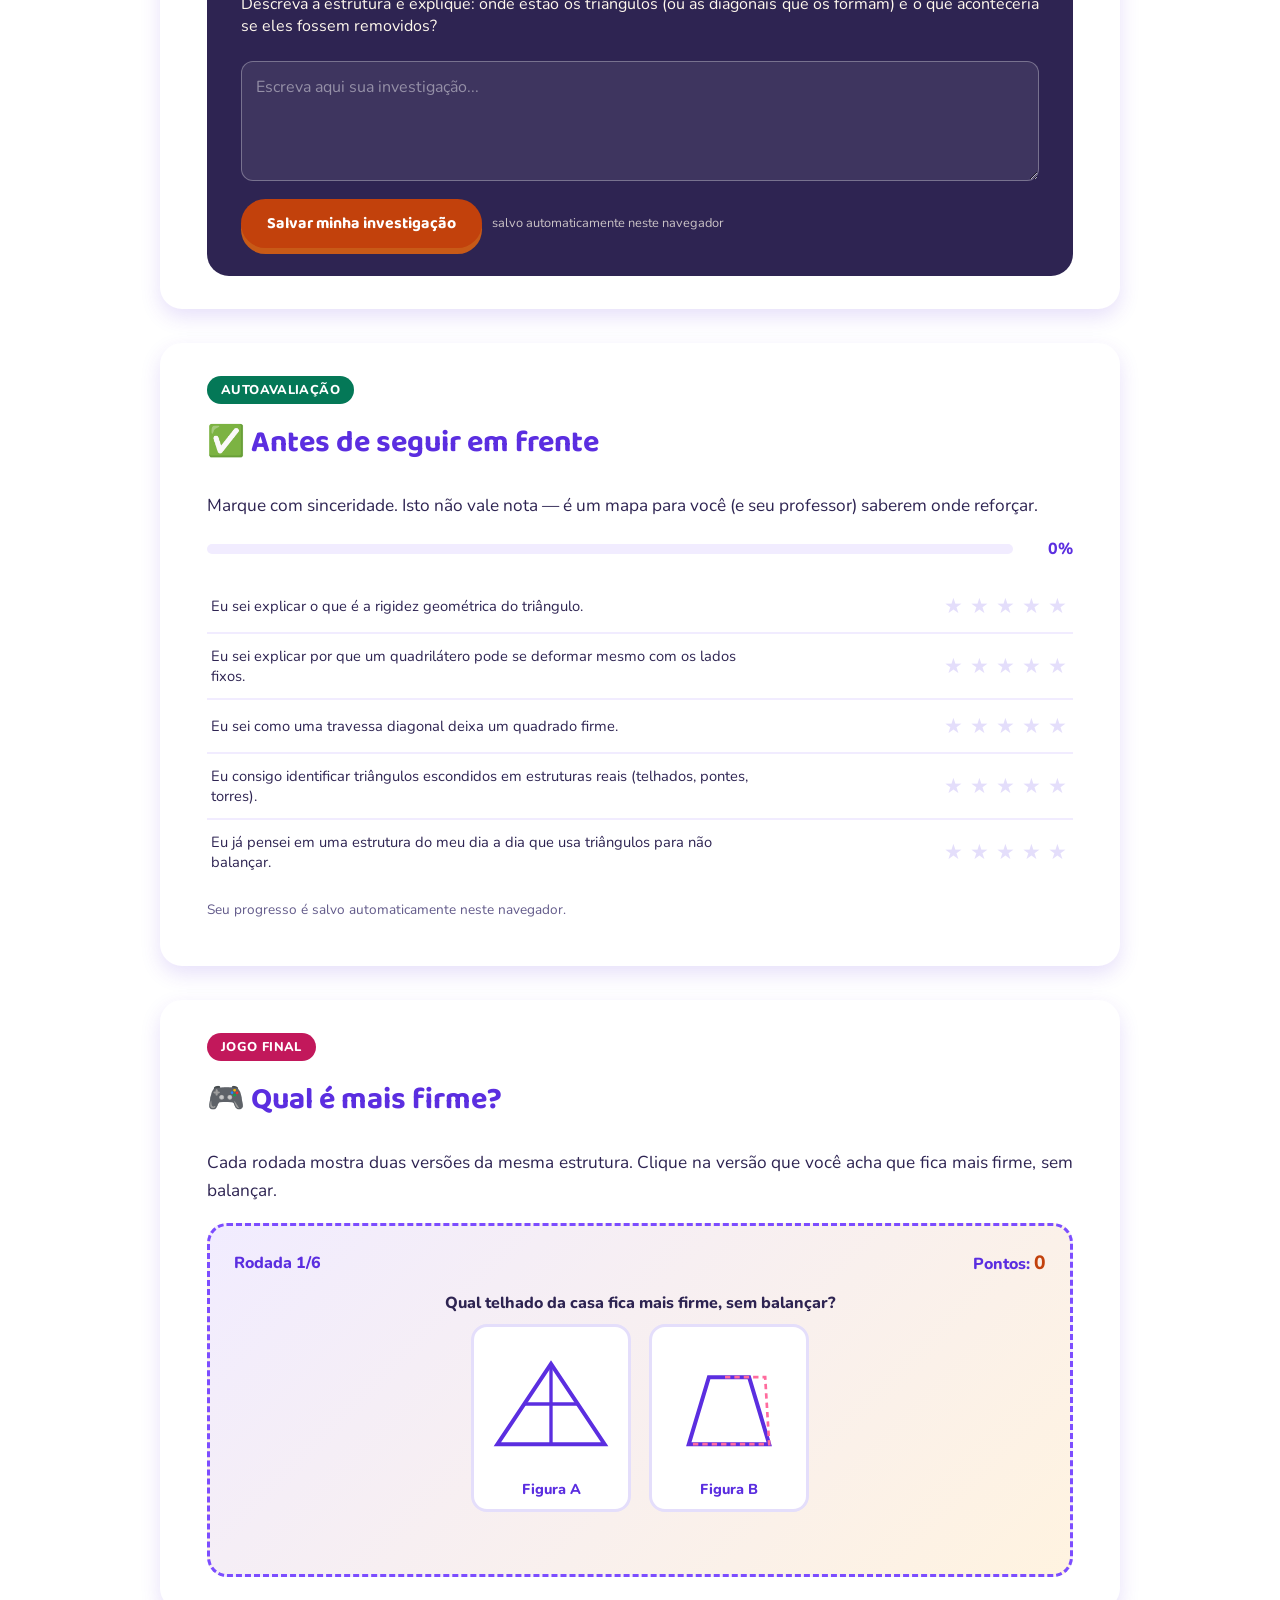
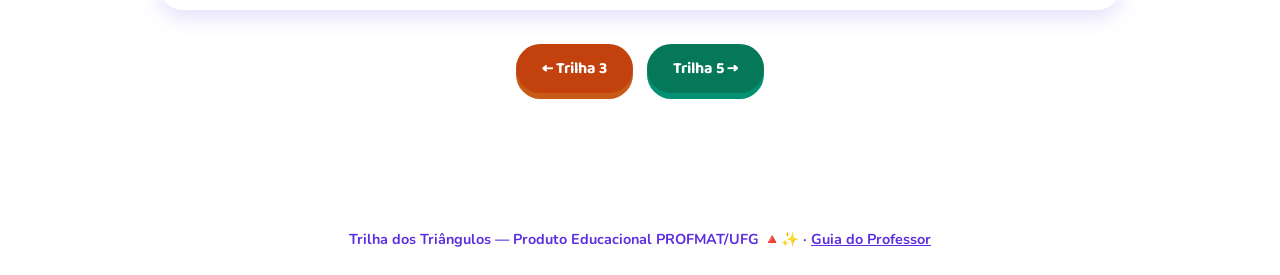
<file: trilha4.html>
<!DOCTYPE html>
<html lang="pt-BR">
<head>
<meta charset="UTF-8">
<meta name="viewport" content="width=device-width, initial-scale=1.0">
<title>Trilha 4 · Triângulos não tremem! · Trilha dos Triângulos</title>
<meta name="description" content="Trilha dos Triângulos: produto educacional PROFMAT/UFG sobre triângulos no Ensino Fundamental (BNCC, 6º ao 9º ano).">
<link rel="stylesheet" href="style.css">
<style>
  .icone-estrutura{ text-align:center; background:#FFF8ED; border-radius:16px; padding:14px; border:2px solid #FFE7C2; }
  .icone-estrutura .nome{ font-weight:800; color:#5B2EE0; margin-top:6px; font-size:0.9rem; }

  .jogo-comparacao{ display:flex; gap:18px; justify-content:center; flex-wrap:wrap; margin-top:6px; }
  .figura-opcao{
    cursor:pointer; background:#fff; border:3px solid #E4DEFB; border-radius:16px;
    padding:10px; width:160px; transition: transform .15s ease, border-color .15s ease;
  }
  .figura-opcao:hover{ border-color:#7C4DFF; transform:translateY(-4px); }
  .figura-opcao.certo{ border-color:#06D6A0; background:#EAFBF6; }
  .figura-opcao.errado{ border-color:#FF6B9D; background:#FFF0F5; }
  .figura-opcao.desabilitada{ pointer-events:none; }
  .figura-label{ text-align:center; font-weight:800; color:#5B2EE0; margin-top:8px; font-size:0.9rem; }

  .rigidez-stage{ display:grid; grid-template-columns:1fr 1fr; gap:0; margin:18px 0 8px; border-top:1px dashed #E4DEFB; }
  .rigidez-col{ padding:16px 14px 18px; text-align:center; }
  .rigidez-col:first-child{ border-right:1px dashed #E4DEFB; }
  .rigidez-label{ font-weight:800; color:#5B2EE0; margin-bottom:4px; font-size:0.9rem; }
  .rigidez-caption{ font-size:0.85rem; color:#5B2EE0; margin-top:6px; min-height:34px; }
  @keyframes shakeT4{
    0%,100%{ transform: translate(0,0); }
    20%{ transform: translate(-3px,2px); }
    40%{ transform: translate(3px,-2px); }
    60%{ transform: translate(-2px,-2px); }
    80%{ transform: translate(2px,2px); }
  }
  .shake-anim{ animation: shakeT4 .35s ease; }
</style>
</head>
<body>
<a class="pular" href="#conteudo">Pular para o conteúdo</a>

<header class="site-header">
  <div class="header-inner">
    <a href="index.html" class="brand">
      <svg class="mascote" viewBox="0 0 100 100" aria-hidden="true"><polygon points="50,10 90,85 10,85" fill="#7C4DFF"/><circle cx="38" cy="65" r="6" fill="#fff"/><circle cx="62" cy="65" r="6" fill="#fff"/><circle cx="38" cy="65" r="3" fill="#2E2452"/><circle cx="62" cy="65" r="3" fill="#2E2452"/><path d="M35 76 Q50 88 65 76" stroke="#fff" stroke-width="4" fill="none" stroke-linecap="round"/></svg>
      Trilha dos Triângulos
    </a>
    <nav class="main-nav" aria-label="Navegação principal">
      <a href="index.html">Início</a>
      <a href="trilha1.html">Trilha 1</a>
      <a href="trilha2.html">Trilha 2</a>
      <a href="trilha3.html">Trilha 3</a>
      <a href="trilha4.html" class="active">Trilha 4</a>
      <a href="trilha5.html">Trilha 5</a>
      <a href="trilha6.html">Trilha 6</a>
      <a href="trilha7.html">Trilha 7</a>
      <a href="trilha8.html">Trilha 8</a>
      <a href="index.html#mapa">Mapa</a>
      <a href="professor.html">Professor</a>
    </nav>
    <div class="progresso-pill" data-progresso-pill>⭐ 0/8 trilhas</div>
  </div>
</header>

<main class="container" id="conteudo">

 <!-- ============ CONTEXTUALIZAÇÃO ============ -->
  <section class="section-card">
    <span class="tag laranja">TRILHA 4 · 7º ANO · BNCC EF07MA25</span>
    <h2>🪵 Os esteios fortes de Yara</h2>
    
    <div class="contexto-flex">
      <div class="texto">
        <p class="lead" style="text-align: justify;">Na comunidade do povo <strong>Guarani Kaiowá</strong>, no Mato Grosso do Sul, a jovem <strong>Yara</strong> observa a movimentação dos adultos. Eles estão erguendo a estrutura de madeira da nova <em>Oga Pysy</em> (a casa de reza da comunidade), um local sagrado onde as crianças ouvem as histórias dos mais velhos e a comunidade se reúne para rezar, cantar e agradecer pelas colheitas.</p>
        <p class="lead" style="text-align: justify;">O vento da tarde sopra forte, e Yara percebe que algumas estruturas feitas apenas com quatro estacas de madeira em formato de quadrado balançam um pouco para os lados quando o vento aperta. No entanto, os pilares que têm uma viga de madeira atravessada na diagonal — dividindo o espaço em formas de três lados — não se movem nem um milímetro.</p>
        <p class="lead" style="text-align: justify;">Yara corre até seu pai, que está ajudando na construção: "Pai, por que aquela viga atravessada não deixa a madeira tremer?" O pai sorri, aponta para a estrutura e diz: "Yara, a forma de quatro lados é flexível e gosta de dançar com o vento. Mas quando colocamos aquela madeira no meio, criamos uma forma de três lados. Essa forma é firme, ela não se deforma. Ela protege nossa casa de reza e garante que nossa comunidade fique segura contra qualquer tempestade."</p>
        <div class="balaozinho" style="text-align: justify;">🤔 Por que, entre todos os polígonos montados com varas e amarrações nos cantos, o triângulo é o único que não se deforma? Vamos testar a rigidez dos triângulos na prática!</div>
        <p class="nota-narrativa"><strong>Sobre esta história:</strong> Yara e sua família são personagens fictícios. A <em>ogapysy</em> (casa de reza) é um espaço central da vida religiosa e comunitária Guarani e Kaiowá, em Mato Grosso do Sul (ver CHAMORRO, 2008). As técnicas construtivas variam de comunidade para comunidade.</p>
      </div>
      <div class="imagem">
        <figure style="margin:0;">
          <img src="img/trilha4.webp" width="720" height="1019" decoding="async" alt="Yara observando a estrutura triangular da Oga Pysy resistindo ao vento" style="width:100%; height:auto; border-radius:20px; display:block; box-shadow: 0 8px 24px rgba(0,0,0,0.1);">
          <figcaption style="text-align:center; font-size:0.85rem; color:var(--roxo-escuro); margin-top:10px; font-weight:800;">A Estrutura da Oga Pysy sob a força do vento</figcaption>
        </figure>
      </div>
    </div>
  </section>
  <!-- ============ EXPLORANDO ============ -->
  <section class="section-card">
    <span class="tag roxo">EXPLORANDO</span>
    <h2>🔒 A rigidez geométrica do triângulo</h2>
    <p class="lead">Quando você conhece as medidas dos três lados de um triângulo, existe um <strong>único</strong> formato possível para ele — não dá para "empurrar" um triângulo e transformá-lo em outro triângulo diferente, mantendo os mesmos três lados. É por isso que dizemos que o triângulo tem <strong>rigidez geométrica</strong>.</p>
    <p class="lead">Já um quadrilátero, como o quadrado ou o retângulo, pode ser empurrado e virar um paralelogramo bem torto, mesmo mantendo os quatro lados do mesmo tamanho. Para travar um quadrado e deixá-lo firme, os construtores adicionam uma <strong>travessa na diagonal</strong> — e, ao fazer isso, estão dividindo o quadrado em dois triângulos!</p>
    <div class="demo-box">
      <h3>De onde vem a rigidez? <span class="bncc-chip">EF07MA25</span></h3>
      <p>Na Trilha 2 você construiu um triângulo com régua e compasso conhecendo só os três lados: os dois arcos se cruzam em um único ponto acima da base (o outro ponto, abaixo, dá o mesmo triângulo "virado"). Ou seja, <strong>três medidas de lado determinam completamente o triângulo</strong> — inclusive seus ângulos. Como os ângulos não têm liberdade para mudar, a armação não se deforma.</p>
      <p>Num quadrilátero, quatro lados não bastam: com os mesmos lados há infinitos formatos (o ângulo entre dois lados pode variar livremente). Na Trilha 6 essa ideia ganha nome: é o caso <strong>LLL</strong> de congruência de triângulos.</p>
      <p style="font-size:0.92rem;"><strong>Quantas travessas um polígono precisa?</strong> Um pentágono de varas precisa de 2 diagonais (vira 3 triângulos); um hexágono, de 3 (4 triângulos). Em geral, um polígono de <em>n</em> lados fica rígido com <em>n</em> − 3 diagonais que não se cruzem, formando <em>n</em> − 2 triângulos.</p>
    </div>

    <h3 style="color:#5B2EE0;">Onde vemos essa rigidez sendo usada</h3>
    <div class="exemplos-grid" style="grid-template-columns: repeat(auto-fit, minmax(140px,1fr));">
      <div class="icone-estrutura">
        <svg viewBox="0 0 100 100">
          <polygon points="50,15 90,85 10,85" fill="none" stroke="#5B2EE0" stroke-width="4"/>
          <line x1="50" y1="15" x2="50" y2="85" stroke="#5B2EE0" stroke-width="2.5"/>
          <line x1="30" y1="50" x2="70" y2="50" stroke="#5B2EE0" stroke-width="2.5"/>
        </svg>
        <div class="nome">Tesoura de telhado</div>
      </div>
      <div class="icone-estrutura">
        <svg viewBox="0 0 100 100">
          <polygon points="35,25 65,25 50,8" fill="none" stroke="#5B2EE0" stroke-width="2.5"/>
          <line x1="15" y1="90" x2="35" y2="25" stroke="#5B2EE0" stroke-width="3"/>
          <line x1="85" y1="90" x2="65" y2="25" stroke="#5B2EE0" stroke-width="3"/>
          <line x1="15" y1="90" x2="85" y2="90" stroke="#5B2EE0" stroke-width="3"/>
          <line x1="21.15" y1="70" x2="78.85" y2="70" stroke="#5B2EE0" stroke-width="2"/>
          <line x1="15" y1="90" x2="78.85" y2="70" stroke="#5B2EE0" stroke-width="2"/>
          <line x1="85" y1="90" x2="21.15" y2="70" stroke="#5B2EE0" stroke-width="2"/>
          <line x1="27.31" y1="50" x2="72.69" y2="50" stroke="#5B2EE0" stroke-width="2"/>
          <line x1="21.15" y1="70" x2="72.69" y2="50" stroke="#5B2EE0" stroke-width="2"/>
          <line x1="78.85" y1="70" x2="27.31" y2="50" stroke="#5B2EE0" stroke-width="2"/>
        </svg>
        <div class="nome">Torre de transmissão</div>
      </div>
      <div class="icone-estrutura">
        <svg viewBox="0 0 100 100">
          <line x1="10" y1="70" x2="90" y2="70" stroke="#5B2EE0" stroke-width="4"/>
          <line x1="30" y1="40" x2="70" y2="40" stroke="#5B2EE0" stroke-width="4"/>
          <polyline points="10,70 30,40 50,70 70,40 90,70" fill="none" stroke="#5B2EE0" stroke-width="3"/>
        </svg>
        <div class="nome">Ponte de treliça</div>
      </div>
      <div class="icone-estrutura">
        <svg viewBox="0 0 100 100" role="img" aria-label="Bicicleta com quadro em forma de dois triângulos: um dianteiro e um traseiro">
        <circle cx="24" cy="68" r="17" fill="none" stroke="#5B2EE0" stroke-width="3"/>
        <circle cx="24" cy="68" r="14.2" fill="none" stroke="#5B2EE0" stroke-width=".7" opacity=".45"/>
        <line x1="38.0" y1="68.0" x2="10.0" y2="68.0" stroke="#5B2EE0" stroke-width=".6" opacity=".45"/>
        <line x1="36.1" y1="75.0" x2="11.9" y2="61.0" stroke="#5B2EE0" stroke-width=".6" opacity=".45"/>
        <line x1="31.0" y1="80.1" x2="17.0" y2="55.9" stroke="#5B2EE0" stroke-width=".6" opacity=".45"/>
        <line x1="24.0" y1="82.0" x2="24.0" y2="54.0" stroke="#5B2EE0" stroke-width=".6" opacity=".45"/>
        <line x1="17.0" y1="80.1" x2="31.0" y2="55.9" stroke="#5B2EE0" stroke-width=".6" opacity=".45"/>
        <line x1="11.9" y1="75.0" x2="36.1" y2="61.0" stroke="#5B2EE0" stroke-width=".6" opacity=".45"/>
        <circle cx="76" cy="68" r="17" fill="none" stroke="#5B2EE0" stroke-width="3"/>
        <circle cx="76" cy="68" r="14.2" fill="none" stroke="#5B2EE0" stroke-width=".7" opacity=".45"/>
        <line x1="90.0" y1="68.0" x2="62.0" y2="68.0" stroke="#5B2EE0" stroke-width=".6" opacity=".45"/>
        <line x1="88.1" y1="75.0" x2="63.9" y2="61.0" stroke="#5B2EE0" stroke-width=".6" opacity=".45"/>
        <line x1="83.0" y1="80.1" x2="69.0" y2="55.9" stroke="#5B2EE0" stroke-width=".6" opacity=".45"/>
        <line x1="76.0" y1="82.0" x2="76.0" y2="54.0" stroke="#5B2EE0" stroke-width=".6" opacity=".45"/>
        <line x1="69.0" y1="80.1" x2="83.0" y2="55.9" stroke="#5B2EE0" stroke-width=".6" opacity=".45"/>
        <line x1="63.9" y1="75.0" x2="88.1" y2="61.0" stroke="#5B2EE0" stroke-width=".6" opacity=".45"/>
        <polygon points="37,38 67,38 46,68" fill="#FF8A3D" fill-opacity=".28"/>
        <polygon points="37,38 24,68 46,68" fill="#06D6A0" fill-opacity=".3"/>
        <line x1="37" y1="38" x2="67" y2="38" stroke="#5B2EE0" stroke-width="3.2" stroke-linecap="round"/>
        <line x1="67" y1="38" x2="46" y2="68" stroke="#5B2EE0" stroke-width="3.2" stroke-linecap="round"/>
        <line x1="46" y1="68" x2="37" y2="38" stroke="#5B2EE0" stroke-width="3.2" stroke-linecap="round"/>
        <line x1="37" y1="38" x2="24" y2="68" stroke="#5B2EE0" stroke-width="3.2" stroke-linecap="round"/>
        <line x1="24" y1="68" x2="46" y2="68" stroke="#5B2EE0" stroke-width="3.2" stroke-linecap="round"/>
        <line x1="65.5" y1="33" x2="68.5" y2="45" stroke="#5B2EE0" stroke-width="3.2" stroke-linecap="round"/>
        <line x1="68.5" y1="45" x2="76" y2="68" stroke="#5B2EE0" stroke-width="2.8" stroke-linecap="round"/>
        <line x1="37" y1="38" x2="35.5" y2="31" stroke="#5B2EE0" stroke-width="2.8" stroke-linecap="round"/>
        <path d="M28.5 30.5 Q35 27.5 42 30" fill="none" stroke="#5B2EE0" stroke-width="3.4" stroke-linecap="round"/>
        <line x1="65.5" y1="33" x2="64.5" y2="27" stroke="#5B2EE0" stroke-width="2.8" stroke-linecap="round"/>
        <path d="M58.5 26.5 L66 26.5 Q73 26.5 73.5 32.5" fill="none" stroke="#5B2EE0" stroke-width="3" stroke-linecap="round"/>
        <circle cx="46" cy="68" r="5.2" fill="none" stroke="#5B2EE0" stroke-width="1.6"/>
        <line x1="46" y1="68" x2="42" y2="76.5" stroke="#5B2EE0" stroke-width="2.4" stroke-linecap="round"/>
        <line x1="39.5" y1="77" x2="44.5" y2="77" stroke="#5B2EE0" stroke-width="2.6" stroke-linecap="round"/>
        <circle cx="24" cy="68" r="2.2" fill="#5B2EE0"/>
        <circle cx="76" cy="68" r="2.2" fill="#5B2EE0"/>
        <circle cx="46" cy="68" r="2.2" fill="#5B2EE0"/>
        </svg>
        <div class="nome">Quadro de bicicleta</div>
      </div>
    </div>

    <div class="balaozinho">💡 Sempre que você vir uma estrutura precisando ficar firme e não balançar, procure os triângulos escondidos nela!</div>
  </section>

  <!-- ============ PRATICANDO ============ -->
  <section class="section-card">
    <span class="tag verde">PRATICANDO</span>
    <h2>✏️ Vamos treinar</h2>

    <div class="quiz-item" data-correta="1">
      <div class="quiz-pergunta">1. Por que engenheiros usam triângulos, e não quadrados, em torres e telhados?</div>
      <div class="quiz-opcoes">
        <button type="button" class="quiz-opcao" data-valor="0">Porque o triângulo é mais bonito</button>
        <button type="button" class="quiz-opcao" data-valor="1">Porque o triângulo não muda de forma quando empurrado</button>
        <button type="button" class="quiz-opcao" data-valor="2">Porque o triângulo tem menos lados para pintar</button>
      </div>
      <div class="quiz-feedback" aria-live="polite"></div>
    </div>

    <div class="quiz-item" data-correta="0">
      <div class="quiz-pergunta">2. Se você empurrar um quadrado de canudinhos com cantos soltos (sem travar), o que acontece?</div>
      <div class="quiz-opcoes">
        <button type="button" class="quiz-opcao" data-valor="0">Ele vira um paralelogramo torto</button>
        <button type="button" class="quiz-opcao" data-valor="1">Os canudinhos quebram na hora</button>
        <button type="button" class="quiz-opcao" data-valor="2">Nada muda, ele fica igual</button>
      </div>
      <div class="quiz-feedback" aria-live="polite"></div>
    </div>

    <div class="quiz-item" data-correta="0">
      <div class="quiz-pergunta">3. Qual dessas usa a rigidez dos triângulos para não balançar?</div>
      <div class="quiz-opcoes">
        <button type="button" class="quiz-opcao" data-valor="0">Torre de transmissão de energia</button>
        <button type="button" class="quiz-opcao" data-valor="1">Bexiga de festa</button>
        <button type="button" class="quiz-opcao" data-valor="2">Cortina de banheiro</button>
      </div>
      <div class="quiz-feedback" aria-live="polite"></div>
    </div>
  </section>

  <!-- ============ EXPLORE COM AS MÃOS ============ -->
  <section class="section-card">
    <span class="tag azul">EXPLORE COM AS MÃOS</span>
    <h2>🖐️ Tente destravar o triângulo</h2>
    <p class="lead">Arraste o vértice laranja de cada armação abaixo e sinta na prática a diferença entre uma forma travada e uma forma solta.</p>

    <div class="rigidez-stage">
      <div class="rigidez-col">
        <div class="rigidez-label">Armação de 4 barras</div>
        <svg id="svgQuadradoT4" viewBox="-60 40 380 240" width="100%" style="display:block; width:100%; max-width:380px; height:auto; margin:0 auto;"></svg>
        <p class="rigidez-caption" id="quadradoCaptionT4">Arraste o vértice livre (em laranja).</p>
      </div>
      <div class="rigidez-col">
        <div class="rigidez-label">Armação triangular</div>
        <svg id="svgTrianguloT4" viewBox="-60 40 380 240" width="100%" style="display:block; width:100%; max-width:380px; height:auto; margin:0 auto;"></svg>
        <p class="rigidez-caption" id="trianguloCaptionT4">Tente arrastar o vértice livre.</p>
      </div>
    </div>
    <p class="hint">Barras de comprimento fixo, presas por dobradiças — como em uma treliça de verdade.</p>
    <div class="badges" id="rigidez-badgesT4"></div>

    <h3 style="color:#5B2EE0; margin-top:26px;">Missões</h3>
    <div class="tasks" id="taskListT4">
      <div class="task" data-task="deformou">
        <div class="task-check">✓</div>
        <div class="task-text"><strong>Missão 1 — Deforme o quadrado</strong><span>Arraste o vértice livre do quadrado até um dos ângulos ficar pelo menos 25° diferente de 90°.</span></div>
      </div>
      <div class="task" data-task="tentoutriangulo">
        <div class="task-check">✓</div>
        <div class="task-text"><strong>Missão 2 — Teste o triângulo</strong><span>Tente arrastar o vértice livre do triângulo pelo menos 3 vezes.</span></div>
      </div>
    </div>
  </section>

  <!-- ============ DESAFIO FINAL ============ -->
  <section class="section-card">
    <span class="tag rosa">DESAFIO FINAL</span>
    <h2>🔺 Triângulos escondidos no seu dia a dia</h2>
    <p class="lead">Além de telhados e torres, muitas estruturas do seu bairro ou da sua casa usam triângulos escondidos para ficarem firmes — às vezes sem que ninguém repare.</p>
    <div class="challenge-card">
      <h3>Encontre uma estrutura firme perto de você que usa triângulos</h3>
      <div class="insp-grid">
        <div class="insp"><b>Móveis</b>Cadeiras, mesas e escadas com reforços diagonais.</div>
        <div class="insp"><b>Portões e grades</b>Cruzetas de metal travando painéis.</div>
        <div class="insp"><b>Brinquedos</b>Estruturas de balanço, escorregador ou pipa.</div>
        <div class="insp"><b>Construções tradicionais</b>Cabanas, currais e pontes de madeira da sua região.</div>
      </div>
      <p>Descreva a estrutura e explique: onde estão os triângulos (ou as diagonais que os formam) e o que aconteceria se eles fossem removidos?</p>
      <textarea class="reflect" id="reflectTextT4" aria-label="Sua investigação" placeholder="Escreva aqui sua investigação..."></textarea>
      <div class="challenge-actions">
        <button class="btn laranja" id="reflectSaveT4">Salvar minha investigação</button>
        <span class="save-note" id="reflectStatusT4">salvo automaticamente neste navegador</span>
      </div>
    </div>
  </section>

  <!-- ============ AUTOAVALIAÇÃO ============ -->
  <section class="section-card">
    <span class="tag verde">AUTOAVALIAÇÃO</span>
    <h2>✅ Antes de seguir em frente</h2>
    <p class="lead">Marque com sinceridade. Isto não vale nota — é um mapa para você (e seu professor) saberem onde reforçar.</p>
    <div class="assess-progress">
      <div class="assess-bar"><div class="assess-bar-fill" id="assessBarFillT4"></div></div>
      <div class="assess-pct" id="assessPctT4">0%</div>
    </div>
    <div id="assessListT4"></div>
    <p class="assess-footer" id="assessFooterT4">Seu progresso é salvo automaticamente neste navegador.</p>
  </section>

  <!-- ============ JOGO ============ -->
  <section class="section-card">
    <span class="tag rosa">JOGO FINAL</span>
    <h2>🎮 Qual é mais firme?</h2>
    <p class="lead">Cada rodada mostra duas versões da mesma estrutura. Clique na versão que você acha que fica mais firme, sem balançar.</p>

    <div class="jogo-wrap">
      <div class="jogo-placar">
        <div>Rodada <span id="jogoRodadaAtual">1</span>/<span id="jogoRodadaTotal">6</span></div>
        <div>Pontos: <span class="valor" id="jogoPontos">0</span></div>
      </div>

      <div id="jogoAtivo">
        <p class="center quiz-pergunta" id="jogoPergunta">Qual estrutura é mais firme?</p>
        <div class="jogo-comparacao">
          <div class="figura-opcao" id="figuraA">
            <svg viewBox="0 0 100 100" id="svgA"></svg>
            <div class="figura-label">Figura A</div>
          </div>
          <div class="figura-opcao" id="figuraB">
            <svg viewBox="0 0 100 100" id="svgB"></svg>
            <div class="figura-label">Figura B</div>
          </div>
        </div>
        <div class="jogo-mensagem" id="jogoMensagem" aria-live="polite"></div>
      </div>

      <div id="jogoFim" class="jogo-fim" style="display:none;">
        <h3 id="jogoFimTitulo">🎉 Trilha concluída!</h3>
        <p id="jogoFimTexto"></p>
        <a href="index.html" class="btn verde">Voltar ao mapa ⭐</a>
      </div>
    </div>
  </section>

  <div class="center" style="margin-bottom:40px; display:flex; gap:14px; justify-content:center; flex-wrap:wrap;">
    <a href="trilha3.html" class="btn laranja">← Trilha 3</a>
    <a href="trilha5.html" class="btn verde">Trilha 5 →</a>
  </div>

</main>

<footer class="site-footer">
  Trilha dos Triângulos — Produto Educacional PROFMAT/UFG 🔺✨ · <a href="professor.html" style="text-decoration:underline;">Guia do Professor</a>
</footer>

<script src="script.js"></script>
<script>
/* ---------- Quiz "Praticando" ---------- */
document.querySelectorAll('.quiz-item').forEach(item=>{
  const correta = item.getAttribute('data-correta');
  const feedback = item.querySelector('.quiz-feedback');
  let respondido = false;
  item.querySelectorAll('.quiz-opcao').forEach(op=>{
    op.addEventListener('click', ()=>{
      if(respondido) return;
      respondido = true;
      const valor = op.getAttribute('data-valor');
      if(valor === correta){
        op.classList.add('certo');
        feedback.textContent = '✅ Isso mesmo! Mandou bem.';
        feedback.style.color = '#047857';
      }else{
        op.classList.add('errado');
        item.querySelector(`[data-valor="${correta}"]`).classList.add('certo');
        feedback.textContent = '❌ Quase! A resposta certa está em verde.';
        feedback.style.color = '#C43F6E';
      }
    });
  });
});

/* ---------- Jogo "Qual é mais firme?" ---------- */
const rodadas = [
  { nome: 'telhado da casa', artigo: 'o', tipo: 'telhado' },
  { nome: 'ponte sobre o rio', artigo: 'a', tipo: 'ponte' },
  { nome: 'torre de transmissão', artigo: 'a', tipo: 'torre' },
  { nome: 'portão da fazenda', artigo: 'o', tipo: 'portao' },
  { nome: 'andaime da obra', artigo: 'o', tipo: 'andaime' },
  { nome: 'grade do playground', artigo: 'a', tipo: 'grade' },
];

let rodadaIdx = 0;
let pontos = 0;
let travado = false;
let ladoFirmeEhA = true;

document.getElementById('jogoRodadaTotal').textContent = rodadas.length;

/* Gera um fragmento SVG de uma cadeia de painéis (retângulos), na horizontal
   ou vertical, com ou sem travessas diagonais. Sem travessa, mostra também
   um contorno tracejado indicando como a estrutura pode se deformar. */
function gerarCadeia(orientacao, nPaineis, comTriangulo){
  const margem = 12;
  const paineis = [];
  if(orientacao === 'h'){
    const totalW = 100 - margem*2;
    const passo = totalW / nPaineis;
    for(let i=0;i<nPaineis;i++){
      paineis.push({ x0: margem+i*passo, y0: 28, x1: margem+(i+1)*passo, y1: 78 });
    }
  }else{
    const totalH = 100 - margem*2;
    const passo = totalH / nPaineis;
    for(let i=0;i<nPaineis;i++){
      paineis.push({ x0: 25, y0: margem+i*passo, x1: 75, y1: margem+(i+1)*passo });
    }
  }

  let svg = '';
  paineis.forEach((p,i)=>{
    svg += `<rect x="${p.x0}" y="${p.y0}" width="${p.x1-p.x0}" height="${p.y1-p.y0}" fill="none" stroke="#5B2EE0" stroke-width="3"/>`;
    if(comTriangulo){
      if(i % 2 === 0) svg += `<line x1="${p.x0}" y1="${p.y0}" x2="${p.x1}" y2="${p.y1}" stroke="#5B2EE0" stroke-width="2.5"/>`;
      else svg += `<line x1="${p.x1}" y1="${p.y0}" x2="${p.x0}" y2="${p.y1}" stroke="#5B2EE0" stroke-width="2.5"/>`;
    }
  });

  if(!comTriangulo){
    const desloc = 10;
    if(orientacao === 'h'){
      const y0 = paineis[0].y0, y1 = paineis[0].y1;
      const xIni = paineis[0].x0, xFim = paineis[paineis.length-1].x1;
      svg += `<polyline points="${xIni+desloc},${y0} ${xFim+desloc},${y0} ${xFim},${y1} ${xIni},${y1}" fill="none" stroke="#FF6B9D" stroke-width="2" stroke-dasharray="4 3"/>`;
    }else{
      const x0 = paineis[0].x0, x1 = paineis[0].x1;
      const yIni = paineis[0].y0, yFim = paineis[paineis.length-1].y1;
      svg += `<polyline points="${x0},${yIni} ${x1},${yIni+desloc} ${x1},${yFim+desloc} ${x0},${yFim}" fill="none" stroke="#FF6B9D" stroke-width="2" stroke-dasharray="4 3"/>`;
    }
  }

  return svg;
}

/* Telhado: versão rígida (triângulo/tesoura) vs versão instável (trapézio solto, com "fantasma" tracejado indicando para onde ele pode ceder). */
function gerarTelhado(comTriangulo){
  if(comTriangulo){
    return `
      <polygon points="10,80 90,80 50,20" fill="none" stroke="#5B2EE0" stroke-width="3"/>
      <line x1="50" y1="20" x2="50" y2="80" stroke="#5B2EE0" stroke-width="2.5"/>
      <line x1="30" y1="50" x2="70" y2="50" stroke="#5B2EE0" stroke-width="2.5"/>
    `;
  }
  const desloc = 12;
  return `
    <polygon points="20,80 80,80 65,30 35,30" fill="none" stroke="#5B2EE0" stroke-width="3"/>
    <polyline points="${35+desloc},30 ${65+desloc},30 80,80 20,80" fill="none" stroke="#FF6B9D" stroke-width="2" stroke-dasharray="4 3"/>
  `;
}

function gerarFigura(tipo, comTriangulo){
  switch(tipo){
    case 'telhado': return gerarTelhado(comTriangulo);
    case 'portao': return gerarCadeia('v', 2, comTriangulo);
    case 'ponte': return gerarCadeia('h', 4, comTriangulo);
    case 'grade': return gerarCadeia('v', 3, comTriangulo);
    case 'torre': return gerarCadeia('v', 4, comTriangulo);
    case 'andaime': return gerarCadeia('h', 3, comTriangulo);
    default: return gerarCadeia('h', 3, comTriangulo);
  }
}

function carregarRodada(){
  travado = false;
  const r = rodadas[rodadaIdx];
  ladoFirmeEhA = Math.random() < 0.5;
  document.getElementById('jogoRodadaAtual').textContent = rodadaIdx+1;
  document.getElementById('jogoMensagem').textContent = '';
  document.getElementById('jogoPergunta').textContent =
    `Qual ${r.nome} fica mais firme, sem balançar?`;

  document.getElementById('svgA').innerHTML = gerarFigura(r.tipo, ladoFirmeEhA);
  document.getElementById('svgB').innerHTML = gerarFigura(r.tipo, !ladoFirmeEhA);

  document.getElementById('figuraA').classList.remove('certo','errado','desabilitada');
  document.getElementById('figuraB').classList.remove('certo','errado','desabilitada');
}

function responder(escolha){
  if(travado) return;
  travado = true;
  const figA = document.getElementById('figuraA');
  const figB = document.getElementById('figuraB');
  const msg = document.getElementById('jogoMensagem');
  const acertou = (escolha === 'A' && ladoFirmeEhA) || (escolha === 'B' && !ladoFirmeEhA);

  figA.classList.add('desabilitada');
  figB.classList.add('desabilitada');
  if(ladoFirmeEhA){ figA.classList.add('certo'); figB.classList.add('errado'); }
  else{ figB.classList.add('certo'); figA.classList.add('errado'); }

  if(acertou){
    pontos++;
    document.getElementById('jogoPontos').textContent = pontos;
    msg.textContent = '✅ Isso aí! Os triângulos travam a estrutura e ela não bamboleia.';
    msg.style.color = '#047857';
  }else{
    msg.textContent = '❌ Essa sem os triângulos pode "amassar" para o lado. A certa está em verde.';
    msg.style.color = '#C43F6E';
  }

  setTimeout(()=>{
    rodadaIdx++;
    if(rodadaIdx < rodadas.length){
      carregarRodada();
    }else{
      finalizarJogo();
    }
  }, 1600);
}

document.getElementById('figuraA').addEventListener('click', ()=> responder('A'));
document.getElementById('figuraB').addEventListener('click', ()=> responder('B'));

function finalizarJogo(){
  document.getElementById('jogoAtivo').style.display = 'none';
  const fim = document.getElementById('jogoFim');
  fim.style.display = 'block';
  document.getElementById('jogoFimTexto').textContent =
    `Você acertou ${pontos} de ${rodadas.length} comparações. Sua estrela da Trilha 4 já foi guardada!`;
  marcarTrilhaConcluida('trilha4');
}

carregarRodada();

/* ============================================================
Explore com as mãos — Trilha 4 (demo de rigidez arrastável)
============================================================ */
(function rigidezT4(){
  function circleIntersect(c1, r1, c2, r2, preferUp){
    const dx = c2.x-c1.x, dy = c2.y-c1.y;
    const d = Math.hypot(dx,dy);
    if (d > r1+r2 || d < Math.abs(r1-r2) || d===0) return null;
    const a = (r1*r1 - r2*r2 + d*d) / (2*d);
    const h2 = r1*r1 - a*a;
    const h = h2 > 0 ? Math.sqrt(h2) : 0;
    const xm = c1.x + a*dx/d;
    const ym = c1.y + a*dy/d;
    const rx = -dy*(h/d);
    const ry = dx*(h/d);
    const p1 = {x:xm+rx, y:ym+ry};
    const p2 = {x:xm-rx, y:ym-ry};
    if (preferUp) return p1.y <= p2.y ? p1 : p2;
    return p1.y >= p2.y ? p1 : p2;
  }
  const SVGNS = "http://www.w3.org/2000/svg";
  function el(tag, attrs){
    const e = document.createElementNS(SVGNS, tag);
    for (const k in attrs) e.setAttribute(k, attrs[k]);
    return e;
  }

  const taskState = { deformou:false, tentoutriangulo:false };
  let dragCountTriangulo = 0;
  function updateTasksUI(){
    document.querySelectorAll('#taskListT4 .task').forEach(t=>{
      const key = t.getAttribute('data-task');
      t.classList.toggle('done', !!taskState[key]);
    });
  }
  function updateBadges(){
    const badges = document.getElementById('rigidez-badgesT4');
    badges.innerHTML = '';
    const b1 = document.createElement('span');
    b1.className = 'badge on aviso';
    b1.textContent = 'Quadrado: forma livre';
    const b2 = document.createElement('span');
    b2.className = 'badge on';
    b2.textContent = 'Triângulo: forma travada';
    badges.appendChild(b1); badges.appendChild(b2);
  }
  updateBadges();

  // ---- Armação quadrada (deformável) ----
  const svgSq = document.getElementById('svgQuadradoT4');
  const A = {x:60, y:160}, B = {x:200, y:160};
  const lenAD = 100, lenBC = 100, lenDC = 140;
  let D = {x:60, y:60};
  let C = circleIntersect(D, lenDC, B, lenBC, true) || {x:200,y:60};

  function drawSquare(){
    svgSq.innerHTML = '';
    const pts = [A,B,C,D];
    svgSq.appendChild(el('polygon', {points: pts.map(p=>p.x+','+p.y).join(' '),
      fill:'rgba(193,121,26,0.12)', stroke:'#C1791A', 'stroke-width':2.5}));
    [[A,B],[B,C],[C,D],[D,A]].forEach(([p,q])=>{
      svgSq.appendChild(el('line',{x1:p.x,y1:p.y,x2:q.x,y2:q.y, stroke:'#C1791A','stroke-width':4,'stroke-linecap':'round'}));
    });
    [A,B,C].forEach(p=> svgSq.appendChild(el('circle',{cx:p.x,cy:p.y,r:5, fill:'#2E2452'})));
    const dHandle = el('circle',{cx:D.x,cy:D.y,r:9, fill:'#FF8A3D', stroke:'#2E2452','stroke-width':2, class:'handle'});
    svgSq.appendChild(dHandle);
    dHandle.addEventListener('pointerdown', startDragSquare);
  }

  function startDragSquare(ev){
    ev.preventDefault();
    document.getElementById('quadradoCaptionT4').textContent = 'Solta e ela balança — os ângulos mudam livremente.';
    function move(e){
      const rect = svgSq.getBoundingClientRect();
      const scaleX = 380/rect.width, scaleY = 240/rect.height;
      const mx = -60 + (e.clientX-rect.left)*scaleX, my = 40 + (e.clientY-rect.top)*scaleY;
      const ang = Math.atan2(my-A.y, mx-A.x);
      const Dtrial = {x: A.x + lenAD*Math.cos(ang), y: A.y + lenAD*Math.sin(ang)};
      const newC = circleIntersect(Dtrial, lenDC, B, lenBC, true);
      if (!newC) return;           /* posição impossível: não "estica" as barras */
      D = Dtrial; C = newC;
      drawSquare();
      const angA = Math.abs(Math.atan2(D.y-A.y, D.x-A.x) - Math.atan2(B.y-A.y, B.x-A.x))*180/Math.PI;
      const angA2 = angA > 180 ? 360-angA : angA;
      if (Math.abs(angA2 - 90) >= 25) taskState.deformou = true;
      updateTasksUI();
    }
    function up(){ window.removeEventListener('pointermove', move); window.removeEventListener('pointerup', up); }
    window.addEventListener('pointermove', move);
    window.addEventListener('pointerup', up);
  }
  drawSquare();

  // ---- Armação triangular (travada) ----
  const svgTri = document.getElementById('svgTrianguloT4');
  const TA = {x:60, y:160}, TB = {x:200, y:160};
  const lenTAapex = 100, lenTBapex = 120;
  let apex = circleIntersect(TA, lenTAapex, TB, lenTBapex, true) || {x:110,y:50};

  function drawTriRig(){
    svgTri.innerHTML = '';
    svgTri.appendChild(el('polygon', {points:[TA,TB,apex].map(p=>p.x+','+p.y).join(' '),
      fill:'rgba(31,122,108,0.14)', stroke:'#155A50', 'stroke-width':2.5}));
    [[TA,TB],[TB,apex],[apex,TA]].forEach(([p,q])=>{
      svgTri.appendChild(el('line',{x1:p.x,y1:p.y,x2:q.x,y2:q.y, stroke:'#155A50','stroke-width':4,'stroke-linecap':'round'}));
    });
    [TA,TB].forEach(p=> svgTri.appendChild(el('circle',{cx:p.x,cy:p.y,r:5, fill:'#2E2452'})));
    const apexHandle = el('circle',{cx:apex.x,cy:apex.y,r:9, fill:'#FF8A3D', stroke:'#2E2452','stroke-width':2, class:'handle'});
    svgTri.appendChild(apexHandle);
    apexHandle.addEventListener('pointerdown', tryDragTriangle);
  }
  function tryDragTriangle(ev){
    ev.preventDefault();
    drawTriRig();
    svgTri.classList.add('shake-anim');
    dragCountTriangulo++;
    document.getElementById('trianguloCaptionT4').textContent = 'Travado! Com os 3 lados fixos, existe apenas UM formato possível.';
    setTimeout(()=> svgTri.classList.remove('shake-anim'), 350);
    if(dragCountTriangulo >= 3) taskState.tentoutriangulo = true;
    updateTasksUI();
  }
  drawTriRig();
})();

/* ---------- Desafio final — persistência local ---------- */
(function reflectionT4(){
  const ta = document.getElementById('reflectTextT4');
  const status = document.getElementById('reflectStatusT4');
  const KEY = 'trilha4-reflexao';
  try{ const saved = localStorage.getItem(KEY); if(saved) ta.value = saved; }catch(e){}
  document.getElementById('reflectSaveT4').addEventListener('click', ()=>{
    try{ localStorage.setItem(KEY, ta.value); status.textContent='salvo ✓'; setTimeout(()=>status.textContent='salvo automaticamente neste navegador',1800); }
    catch(e){ status.textContent='não foi possível salvar neste navegador'; }
  });
})();

/* ---------- Autoavaliação ---------- */
(function assessmentT4(){
  const ITEMS = [
    'Eu sei explicar o que é a rigidez geométrica do triângulo.',
    'Eu sei explicar por que um quadrilátero pode se deformar mesmo com os lados fixos.',
    'Eu sei como uma travessa diagonal deixa um quadrado firme.',
    'Eu consigo identificar triângulos escondidos em estruturas reais (telhados, pontes, torres).',
    'Eu já pensei em uma estrutura do meu dia a dia que usa triângulos para não balançar.'
  ];
  const KEY = 'trilha4-autoavaliacao';
  let stars = {};
  try { stars = JSON.parse(localStorage.getItem(KEY) || '{}'); } catch(e){ stars = {}; }
  const list = document.getElementById('assessListT4');
  function save(){ try{ localStorage.setItem(KEY, JSON.stringify(stars)); }catch(e){} updateProgress(); }
  function updateProgress(){
    const total = ITEMS.length*5;
    let sum=0;
    ITEMS.forEach((_,i)=> sum += (stars[i]||0));
    const pct = Math.round((sum/total)*100);
    document.getElementById('assessBarFillT4').style.width = pct+'%';
    document.getElementById('assessPctT4').textContent = pct+'%';
    document.getElementById('assessFooterT4').textContent = pct===100
      ? 'Domínio completo declarado — hora de seguir para a próxima trilha!'
      : 'Seu progresso é salvo automaticamente neste navegador.';
  }
  ITEMS.forEach((text,i)=>{
    const row = document.createElement('div');
    row.className='assess-item';
    const t = document.createElement('div'); t.className='assess-item-text'; t.textContent = text;
    const starWrap = document.createElement('div'); starWrap.className='stars';
    for (let s=1; s<=5; s++){
      const b = document.createElement('button');
      b.className='star-btn' + ((stars[i]||0)>=s ? ' filled':'');
      b.textContent='★'; b.type='button'; b.setAttribute('aria-label', s+' de 5 estrelas — '+text);
      b.addEventListener('click', ()=>{
        stars[i] = (stars[i]===s) ? s-1 : s;
        starWrap.querySelectorAll('.star-btn').forEach((sb,idx)=> sb.classList.toggle('filled', idx < stars[i]));
        save();
      });
      starWrap.appendChild(b);
    }
    row.appendChild(t); row.appendChild(starWrap);
    list.appendChild(row);
  });
  updateProgress();
})();
</script>
</body>
</html>
</file>
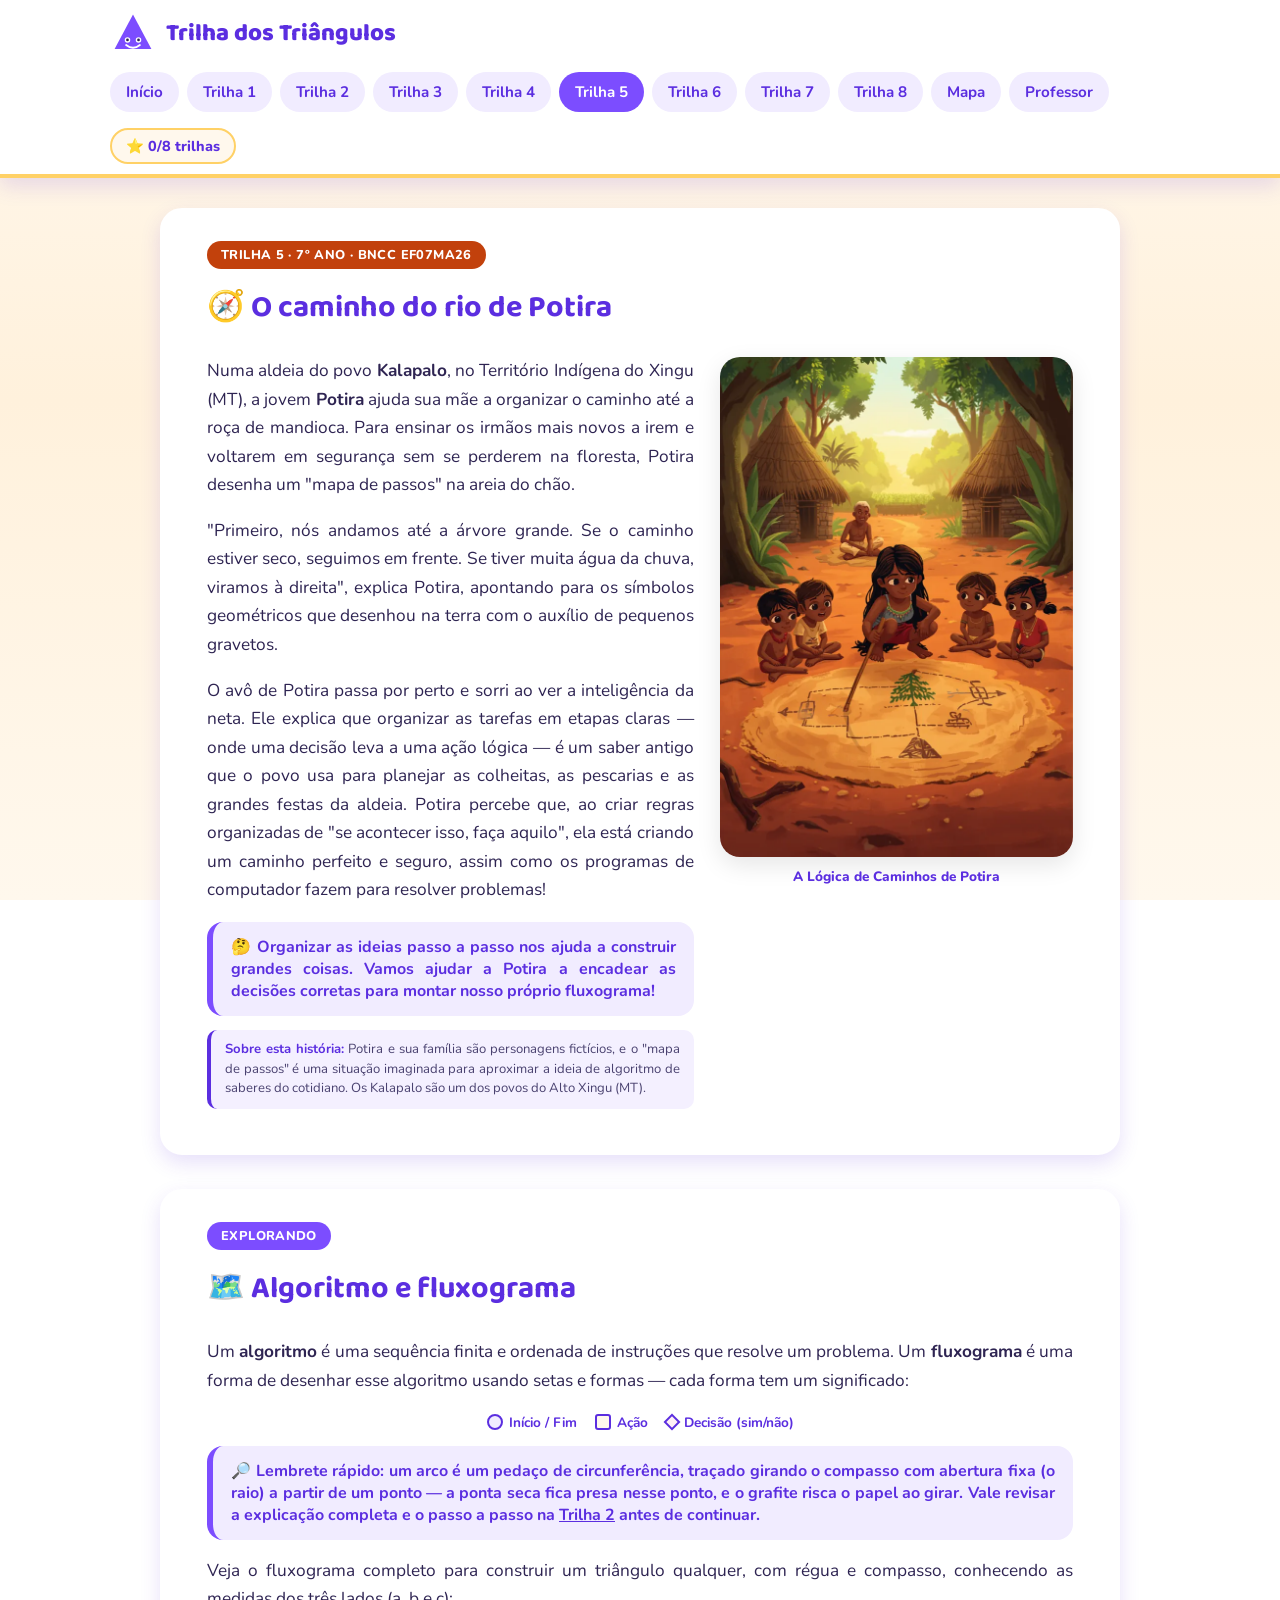
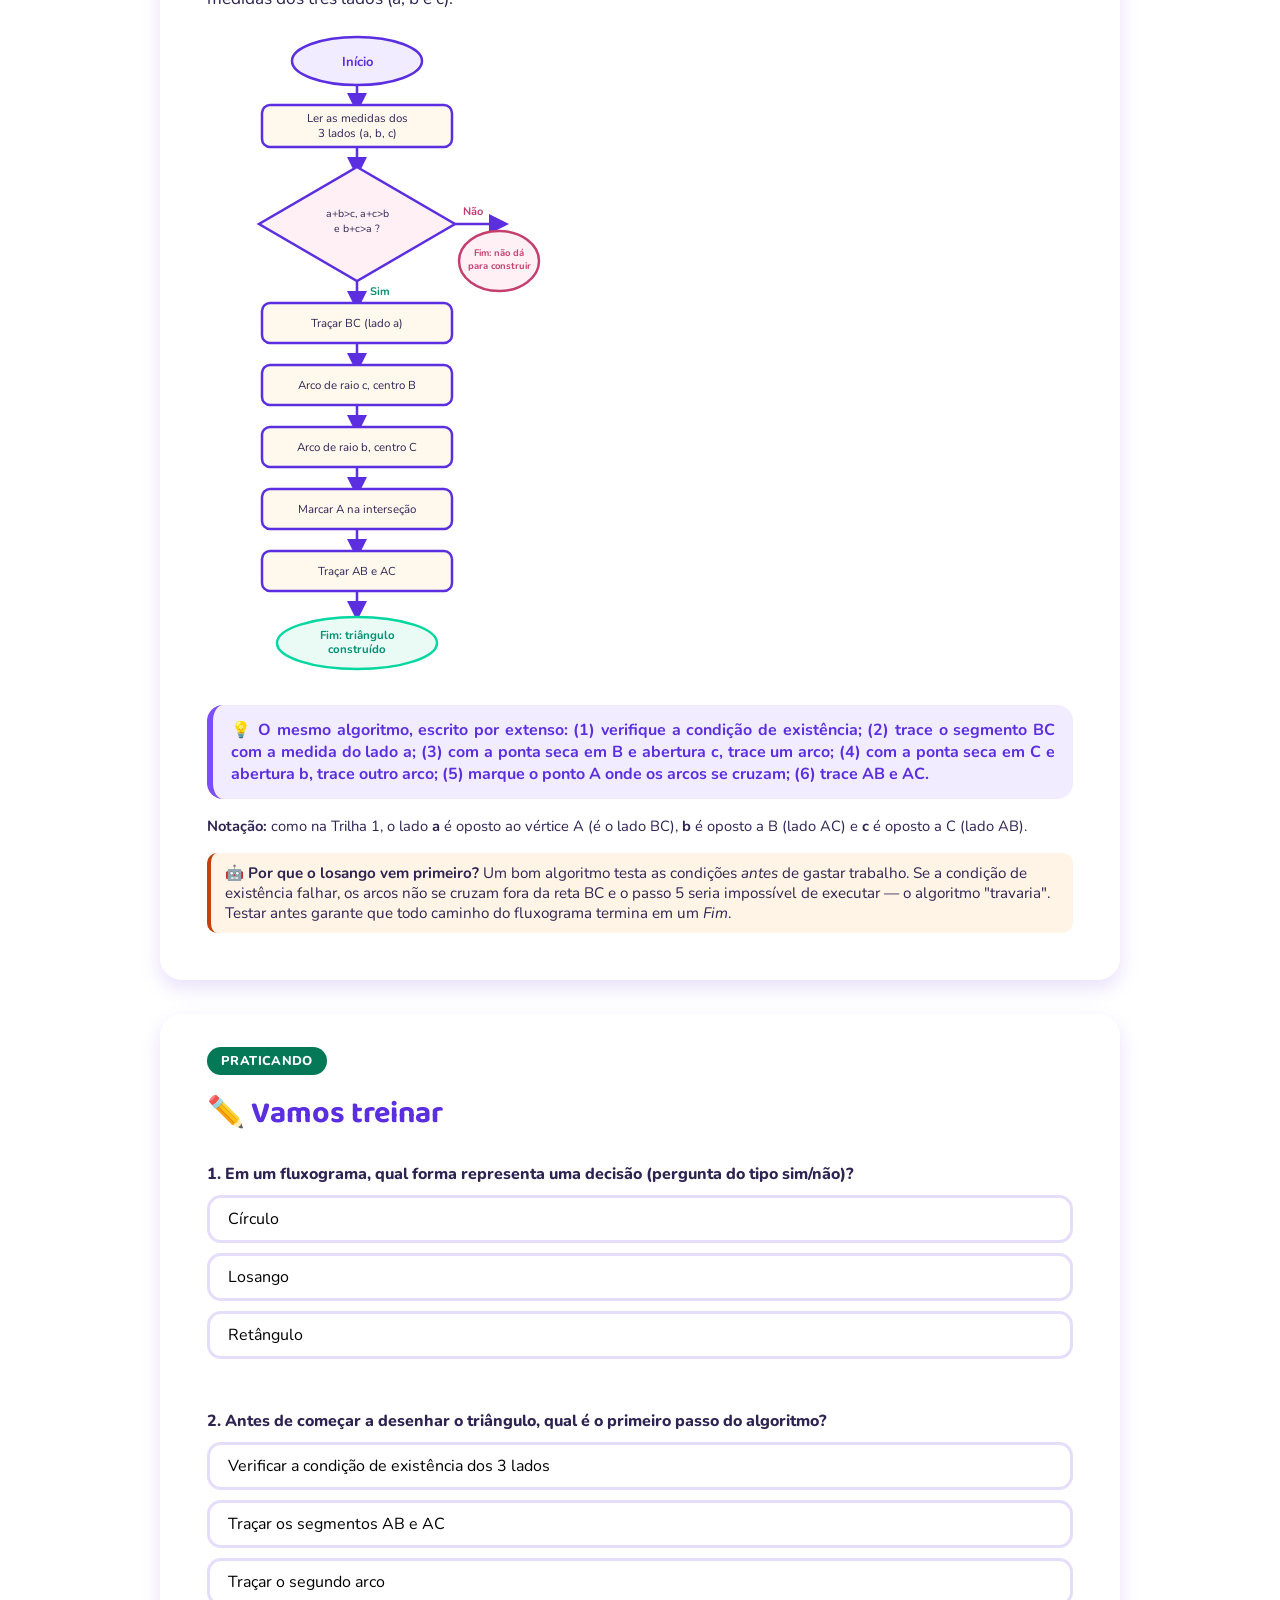
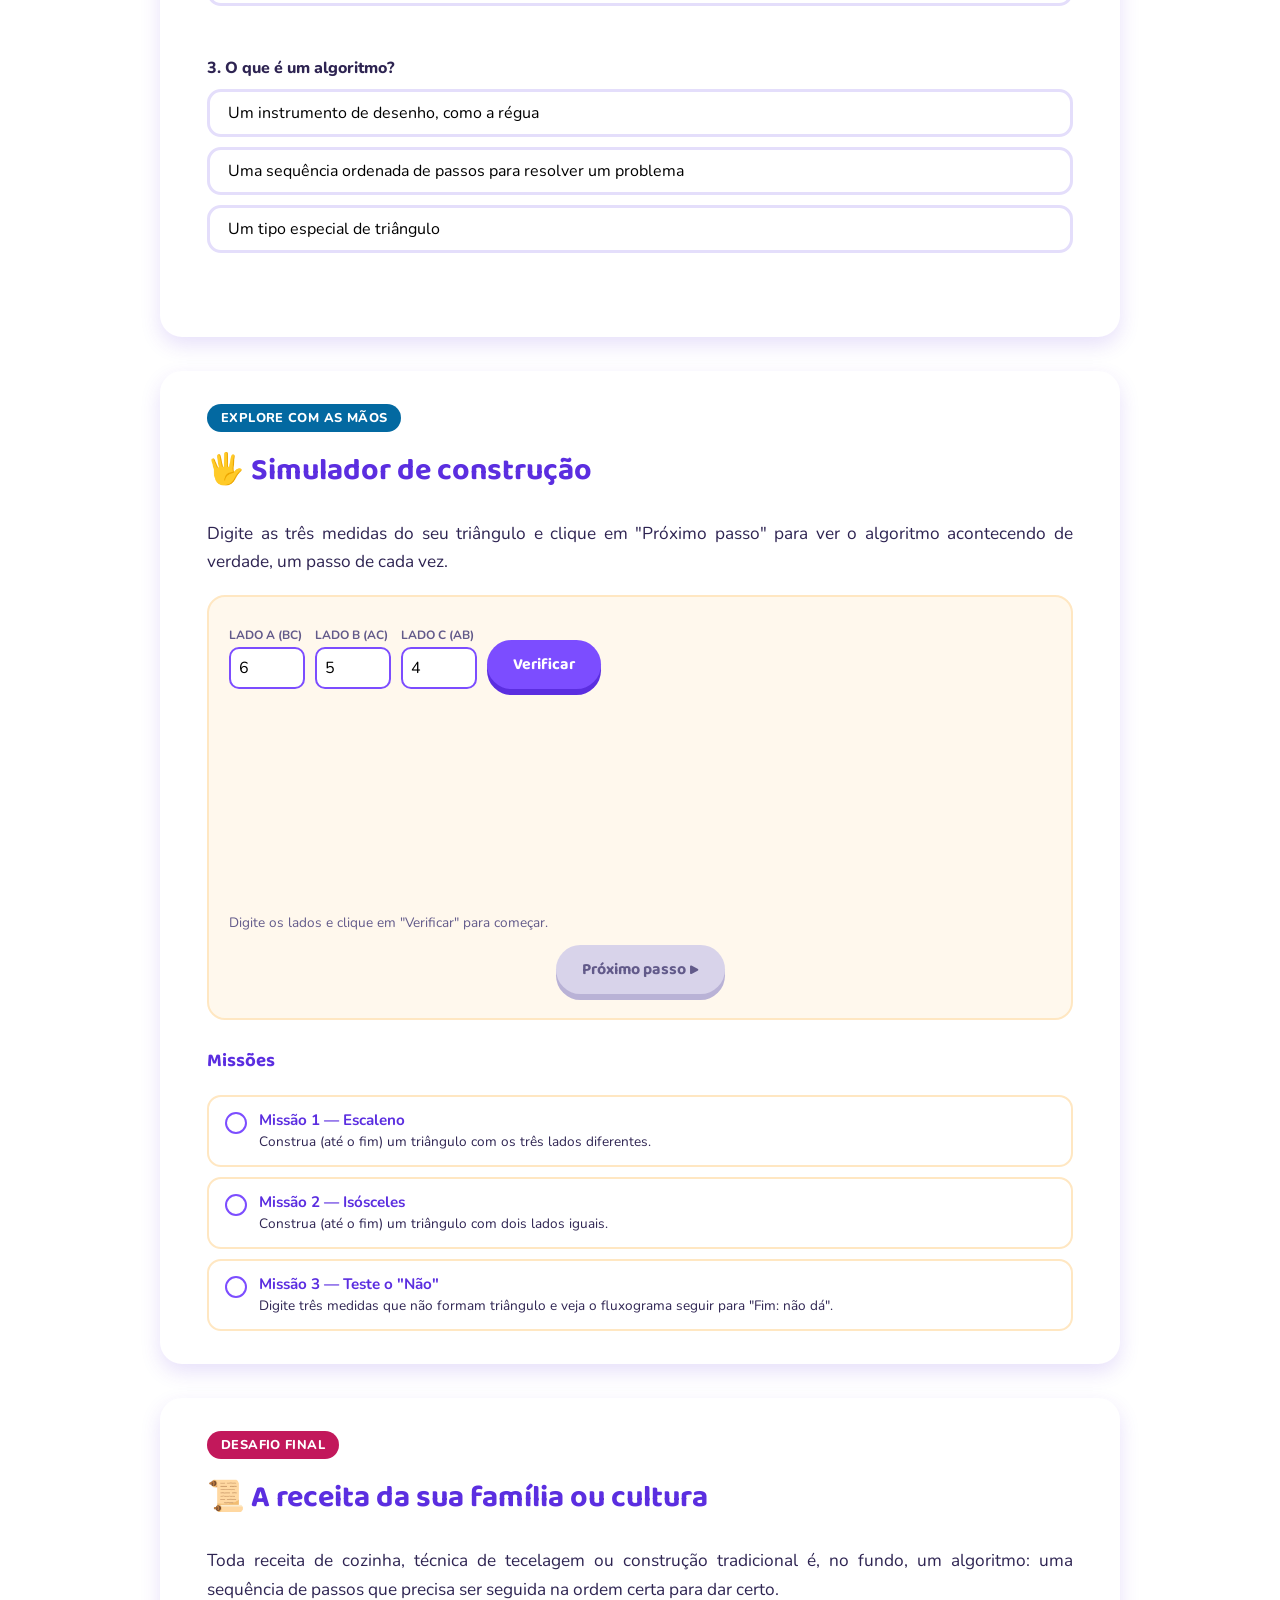
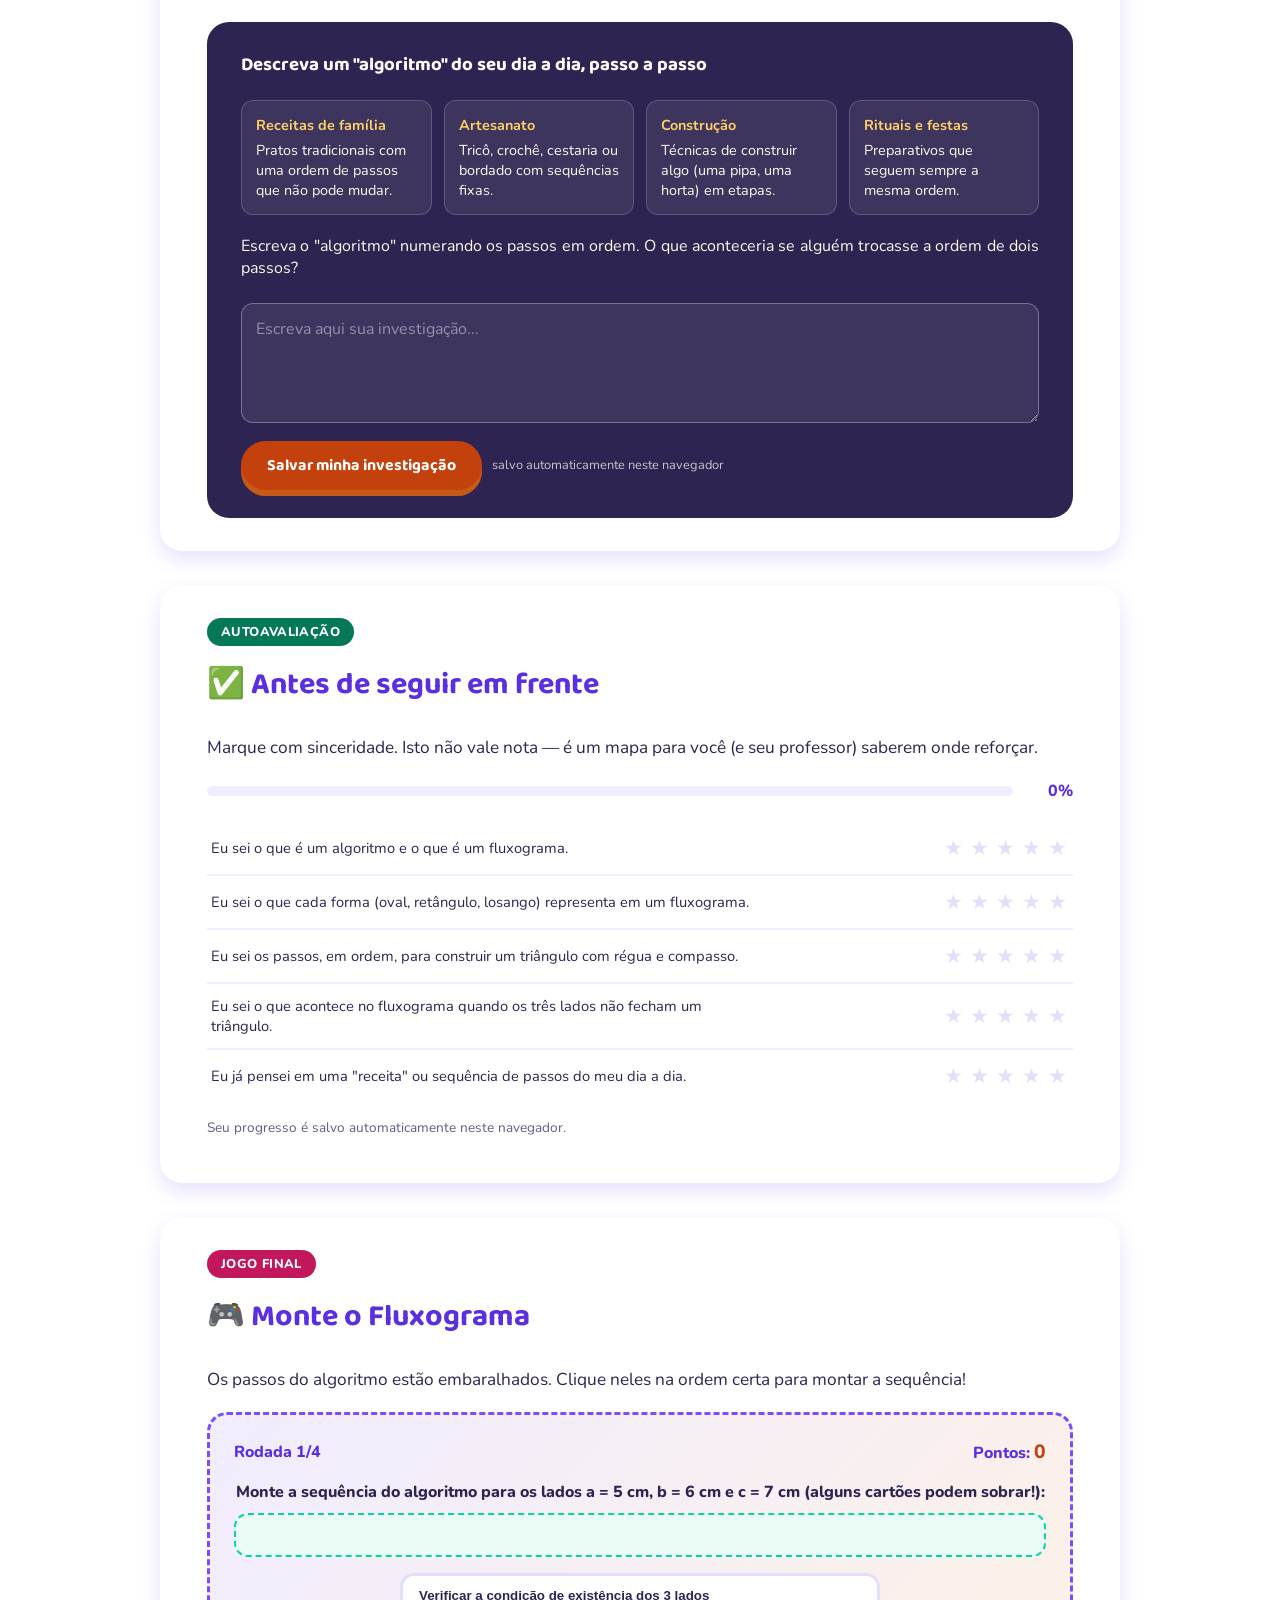
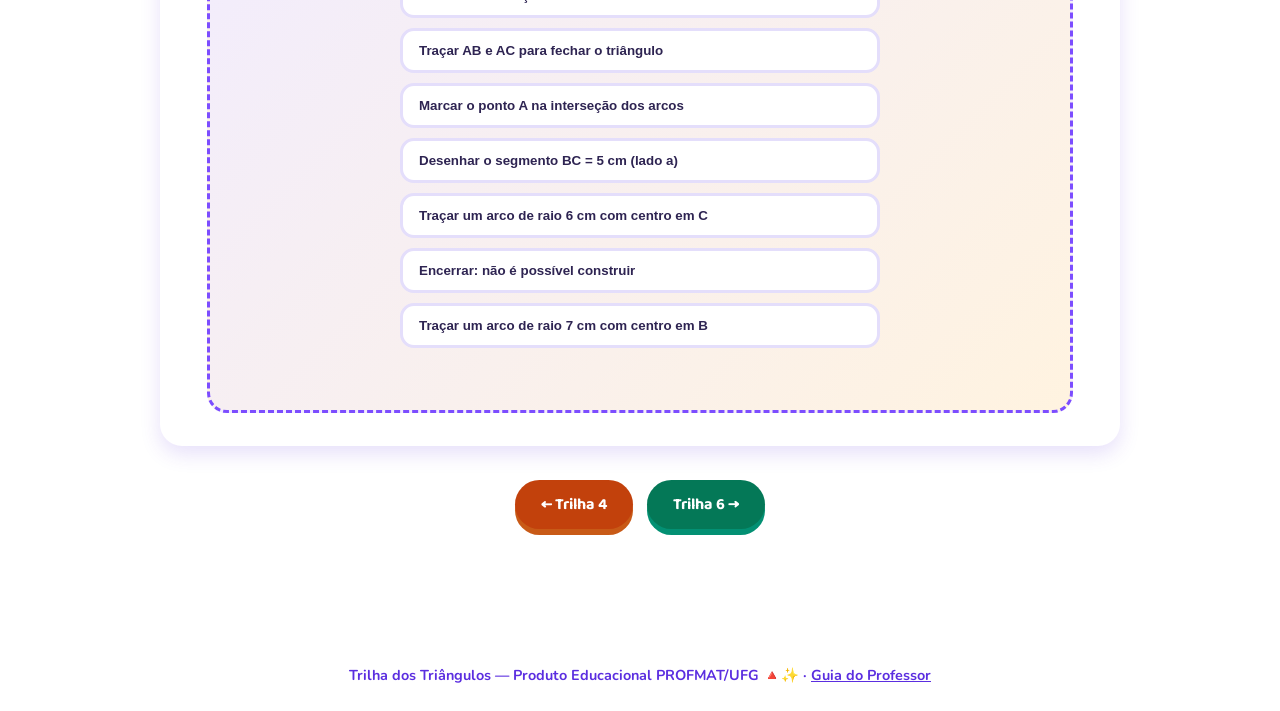
<file: trilha5.html>
<!DOCTYPE html>
<html lang="pt-BR">
<head>
<meta charset="UTF-8">
<meta name="viewport" content="width=device-width, initial-scale=1.0">
<title>Trilha 5 · Construindo passo a passo · Trilha dos Triângulos</title>
<meta name="description" content="Trilha dos Triângulos: produto educacional PROFMAT/UFG sobre triângulos no Ensino Fundamental (BNCC, 6º ao 9º ano).">
<link rel="stylesheet" href="style.css">
<style>
  .legenda-fluxo{ display:flex; gap:18px; flex-wrap:wrap; justify-content:center; margin:14px 0; font-size:0.85rem; font-weight:700; color:#5B2EE0; }
  .legenda-fluxo span{ display:inline-flex; align-items:center; gap:6px; }
  .legenda-forma{ width:16px; height:16px; display:inline-block; border:2px solid #5B2EE0; }
  .legenda-forma.oval{ border-radius:50%; background:#F1ECFF; }
  .legenda-forma.retangulo{ border-radius:3px; background:#FFF8ED; }
  .legenda-forma.losango{ background:#FFF0F5; transform:rotate(45deg); width:12px; height:12px; }

  .jogo-fluxo-sequencia{
    display:flex; flex-wrap:wrap; gap:8px; justify-content:center; min-height:44px;
    margin-bottom:16px; padding:10px; background:#EAFBF6; border-radius:14px; border:2px dashed #06D6A0;
  }
  .seq-chip{
    background:#06D6A0; color:#fff; font-weight:800; padding:6px 12px; border-radius:999px; font-size:0.85rem;
  }
  .jogo-fluxo-cartas{ display:flex; flex-direction:column; gap:10px; max-width:480px; margin:0 auto; }
  .carta-passo{
    background:#fff; border:3px solid #E4DEFB; border-radius:14px; padding:12px 16px;
    font-weight:700; color:#2E2452; cursor:pointer; transition: all .12s ease; text-align:left;
  }
  .carta-passo:hover{ border-color:#7C4DFF; transform: translateX(4px); }
  .carta-passo.errado{ border-color:#FF6B9D; background:#FFF0F5; }
  .carta-passo.usada{ display:none; }
</style>
</head>
<body>
<a class="pular" href="#conteudo">Pular para o conteúdo</a>

<header class="site-header">
  <div class="header-inner">
    <a href="index.html" class="brand">
      <svg class="mascote" viewBox="0 0 100 100" aria-hidden="true"><polygon points="50,10 90,85 10,85" fill="#7C4DFF"/><circle cx="38" cy="65" r="6" fill="#fff"/><circle cx="62" cy="65" r="6" fill="#fff"/><circle cx="38" cy="65" r="3" fill="#2E2452"/><circle cx="62" cy="65" r="3" fill="#2E2452"/><path d="M35 76 Q50 88 65 76" stroke="#fff" stroke-width="4" fill="none" stroke-linecap="round"/></svg>
      Trilha dos Triângulos
    </a>
    <nav class="main-nav" aria-label="Navegação principal">
      <a href="index.html">Início</a>
      <a href="trilha1.html">Trilha 1</a>
      <a href="trilha2.html">Trilha 2</a>
      <a href="trilha3.html">Trilha 3</a>
      <a href="trilha4.html">Trilha 4</a>
      <a href="trilha5.html" class="active">Trilha 5</a>
      <a href="trilha6.html">Trilha 6</a>
      <a href="trilha7.html">Trilha 7</a>
      <a href="trilha8.html">Trilha 8</a>
      <a href="index.html#mapa">Mapa</a>
      <a href="professor.html">Professor</a>
    </nav>
    <div class="progresso-pill" data-progresso-pill>⭐ 0/8 trilhas</div>
  </div>
</header>

<main class="container" id="conteudo">

 <!-- ============ CONTEXTUALIZAÇÃO ============ -->
  <section class="section-card">
    <span class="tag laranja">TRILHA 5 · 7º ANO · BNCC EF07MA26</span>
    <h2>🧭 O caminho do rio de Potira</h2>
    
    <div class="contexto-flex">
      <div class="texto">
        <p class="lead" style="text-align: justify;">Numa aldeia do povo <strong>Kalapalo</strong>, no Território Indígena do Xingu (MT), a jovem <strong>Potira</strong> ajuda sua mãe a organizar o caminho até a roça de mandioca. Para ensinar os irmãos mais novos a irem e voltarem em segurança sem se perderem na floresta, Potira desenha um "mapa de passos" na areia do chão.</p>
        <p class="lead" style="text-align: justify;">"Primeiro, nós andamos até a árvore grande. Se o caminho estiver seco, seguimos em frente. Se tiver muita água da chuva, viramos à direita", explica Potira, apontando para os símbolos geométricos que desenhou na terra com o auxílio de pequenos gravetos.</p>
        <p class="lead" style="text-align: justify;">O avô de Potira passa por perto e sorri ao ver a inteligência da neta. Ele explica que organizar as tarefas em etapas claras — onde uma decisão leva a uma ação lógica — é um saber antigo que o povo usa para planejar as colheitas, as pescarias e as grandes festas da aldeia. Potira percebe que, ao criar regras organizadas de "se acontecer isso, faça aquilo", ela está criando um caminho perfeito e seguro, assim como os programas de computador fazem para resolver problemas!</p>
        <div class="balaozinho" style="text-align: justify;">🤔 Organizar as ideias passo a passo nos ajuda a construir grandes coisas. Vamos ajudar a Potira a encadear as decisões corretas para montar nosso próprio fluxograma!</div>
        <p class="nota-narrativa"><strong>Sobre esta história:</strong> Potira e sua família são personagens fictícios, e o "mapa de passos" é uma situação imaginada para aproximar a ideia de algoritmo de saberes do cotidiano. Os Kalapalo são um dos povos do Alto Xingu (MT).</p>
      </div>
      <div class="imagem">
        <figure style="margin:0;">
          <img src="img/trilha5.webp" width="720" height="1019" decoding="async" alt="Potira desenhando o mapa de passos na areia para os irmãos mais novos" style="width:100%; height:auto; border-radius:20px; display:block; box-shadow: 0 8px 24px rgba(0,0,0,0.1);">
          <figcaption style="text-align:center; font-size:0.85rem; color:var(--roxo-escuro); margin-top:10px; font-weight:800;">A Lógica de Caminhos de Potira</figcaption>
        </figure>
      </div>
    </div>
  </section>
  <!-- ============ EXPLORANDO ============ -->
  <section class="section-card">
    <span class="tag roxo">EXPLORANDO</span>
    <h2>🗺️ Algoritmo e fluxograma</h2>
    <p class="lead">Um <strong>algoritmo</strong> é uma sequência finita e ordenada de instruções que resolve um problema. Um <strong>fluxograma</strong> é uma forma de desenhar esse algoritmo usando setas e formas — cada forma tem um significado:</p>

    <div class="legenda-fluxo">
      <span><span class="legenda-forma oval"></span> Início / Fim</span>
      <span><span class="legenda-forma retangulo"></span> Ação</span>
      <span><span class="legenda-forma losango"></span> Decisão (sim/não)</span>
    </div>

    <div class="balaozinho">🔎 Lembrete rápido: um <strong>arco</strong> é um pedaço de circunferência, traçado girando o compasso com abertura fixa (o raio) a partir de um ponto — a ponta seca fica presa nesse ponto, e o grafite risca o papel ao girar. Vale revisar a explicação completa e o passo a passo na <a href="trilha2.html" style="color:#5B2EE0; text-decoration:underline;">Trilha 2</a> antes de continuar.</div>

    <p class="lead">Veja o fluxograma completo para construir um triângulo qualquer, com régua e compasso, conhecendo as medidas dos três lados (a, b e c):</p>

    <div class="center">
      <svg viewBox="0 0 340 660" style="width:min(340px,90%);">
        <defs>
          <marker id="seta5" markerWidth="8" markerHeight="8" refX="4" refY="4" orient="auto">
            <path d="M0,0 L8,4 L0,8 Z" fill="#5B2EE0"/>
          </marker>
        </defs>
        <ellipse cx="150" cy="30" rx="65" ry="24" fill="#F1ECFF" stroke="#5B2EE0" stroke-width="2.5"/>
        <text x="150" y="35" text-anchor="middle" font-family="Nunito, sans-serif" font-size="13" font-weight="700" fill="#5B2EE0">Início</text>
        <line x1="150" y1="54" x2="150" y2="72" stroke="#5B2EE0" stroke-width="2.5" marker-end="url(#seta5)"/>

        <rect x="55" y="74" width="190" height="42" rx="8" fill="#FFF8ED" stroke="#5B2EE0" stroke-width="2.5"/>
        <text x="150" y="91" text-anchor="middle" font-family="Nunito, sans-serif" font-size="11.5" fill="#2E2452">Ler as medidas dos</text>
        <text x="150" y="106" text-anchor="middle" font-family="Nunito, sans-serif" font-size="11.5" fill="#2E2452">3 lados (a, b, c)</text>
        <line x1="150" y1="116" x2="150" y2="136" stroke="#5B2EE0" stroke-width="2.5" marker-end="url(#seta5)"/>

        <polygon points="150,136 248,193 150,250 52,193" fill="#FFF0F5" stroke="#5B2EE0" stroke-width="2.5"/>
        <text x="150" y="186" text-anchor="middle" font-family="Nunito, sans-serif" font-size="10.5" fill="#2E2452">a+b&gt;c, a+c&gt;b</text>
        <text x="150" y="201" text-anchor="middle" font-family="Nunito, sans-serif" font-size="10.5" fill="#2E2452">e b+c&gt;a ?</text>

        <line x1="248" y1="193" x2="292" y2="193" stroke="#5B2EE0" stroke-width="2.5" marker-end="url(#seta5)"/>
        <text x="266" y="184" text-anchor="middle" font-family="Nunito, sans-serif" font-size="11" fill="#C43F6E" font-weight="700">Não</text>
        <ellipse cx="292" cy="230" rx="40" ry="30" fill="#FFF0F5" stroke="#C43F6E" stroke-width="2.5"/>
        <text x="292" y="225" text-anchor="middle" font-family="Nunito, sans-serif" font-size="9.5" fill="#C43F6E" font-weight="700">Fim: não dá</text>
        <text x="292" y="238" text-anchor="middle" font-family="Nunito, sans-serif" font-size="9.5" fill="#C43F6E" font-weight="700">para construir</text>

        <line x1="150" y1="250" x2="150" y2="270" stroke="#5B2EE0" stroke-width="2.5" marker-end="url(#seta5)"/>
        <text x="163" y="264" font-family="Nunito, sans-serif" font-size="11" fill="#039073" font-weight="700">Sim</text>

        <rect x="55" y="272" width="190" height="40" rx="8" fill="#FFF8ED" stroke="#5B2EE0" stroke-width="2.5"/>
        <text x="150" y="296" text-anchor="middle" font-family="Nunito, sans-serif" font-size="11.5" fill="#2E2452">Traçar BC (lado a)</text>
        <line x1="150" y1="312" x2="150" y2="332" stroke="#5B2EE0" stroke-width="2.5" marker-end="url(#seta5)"/>

        <rect x="55" y="334" width="190" height="40" rx="8" fill="#FFF8ED" stroke="#5B2EE0" stroke-width="2.5"/>
        <text x="150" y="358" text-anchor="middle" font-family="Nunito, sans-serif" font-size="11.5" fill="#2E2452">Arco de raio c, centro B</text>
        <line x1="150" y1="374" x2="150" y2="394" stroke="#5B2EE0" stroke-width="2.5" marker-end="url(#seta5)"/>

        <rect x="55" y="396" width="190" height="40" rx="8" fill="#FFF8ED" stroke="#5B2EE0" stroke-width="2.5"/>
        <text x="150" y="420" text-anchor="middle" font-family="Nunito, sans-serif" font-size="11.5" fill="#2E2452">Arco de raio b, centro C</text>
        <line x1="150" y1="436" x2="150" y2="456" stroke="#5B2EE0" stroke-width="2.5" marker-end="url(#seta5)"/>

        <rect x="55" y="458" width="190" height="40" rx="8" fill="#FFF8ED" stroke="#5B2EE0" stroke-width="2.5"/>
        <text x="150" y="482" text-anchor="middle" font-family="Nunito, sans-serif" font-size="11.5" fill="#2E2452">Marcar A na interseção</text>
        <line x1="150" y1="498" x2="150" y2="518" stroke="#5B2EE0" stroke-width="2.5" marker-end="url(#seta5)"/>

        <rect x="55" y="520" width="190" height="40" rx="8" fill="#FFF8ED" stroke="#5B2EE0" stroke-width="2.5"/>
        <text x="150" y="544" text-anchor="middle" font-family="Nunito, sans-serif" font-size="11.5" fill="#2E2452">Traçar AB e AC</text>
        <line x1="150" y1="560" x2="150" y2="580" stroke="#5B2EE0" stroke-width="2.5" marker-end="url(#seta5)"/>

        <ellipse cx="150" cy="612" rx="80" ry="26" fill="#EAFBF6" stroke="#06D6A0" stroke-width="2.5"/>
        <text x="150" y="608" text-anchor="middle" font-family="Nunito, sans-serif" font-size="11.5" fill="#039073" font-weight="700">Fim: triângulo</text>
        <text x="150" y="622" text-anchor="middle" font-family="Nunito, sans-serif" font-size="11.5" fill="#039073" font-weight="700">construído</text>
      </svg>
    </div>

    <div class="balaozinho">💡 O mesmo algoritmo, escrito por extenso: (1) verifique a condição de existência; (2) trace o segmento BC com a medida do lado a; (3) com a ponta seca em B e abertura c, trace um arco; (4) com a ponta seca em C e abertura b, trace outro arco; (5) marque o ponto A onde os arcos se cruzam; (6) trace AB e AC.</div>
    <p class="lead" style="font-size:0.92rem;"><strong>Notação:</strong> como na Trilha 1, o lado <strong>a</strong> é oposto ao vértice A (é o lado BC), <strong>b</strong> é oposto a B (lado AC) e <strong>c</strong> é oposto a C (lado AB).</p>
    <div class="cuidado">🤖 <strong>Por que o losango vem primeiro?</strong> Um bom algoritmo testa as condições <em>antes</em> de gastar trabalho. Se a condição de existência falhar, os arcos não se cruzam fora da reta BC e o passo 5 seria impossível de executar — o algoritmo "travaria". Testar antes garante que todo caminho do fluxograma termina em um <em>Fim</em>.</div>
  </section>

  <!-- ============ PRATICANDO ============ -->
  <section class="section-card">
    <span class="tag verde">PRATICANDO</span>
    <h2>✏️ Vamos treinar</h2>

    <div class="quiz-item" data-correta="1">
      <div class="quiz-pergunta">1. Em um fluxograma, qual forma representa uma decisão (pergunta do tipo sim/não)?</div>
      <div class="quiz-opcoes">
        <button type="button" class="quiz-opcao" data-valor="0">Retângulo</button>
        <button type="button" class="quiz-opcao" data-valor="1">Losango</button>
        <button type="button" class="quiz-opcao" data-valor="2">Círculo</button>
      </div>
      <div class="quiz-feedback" aria-live="polite"></div>
    </div>

    <div class="quiz-item" data-correta="0">
      <div class="quiz-pergunta">2. Antes de começar a desenhar o triângulo, qual é o primeiro passo do algoritmo?</div>
      <div class="quiz-opcoes">
        <button type="button" class="quiz-opcao" data-valor="0">Verificar a condição de existência dos 3 lados</button>
        <button type="button" class="quiz-opcao" data-valor="1">Traçar o segundo arco</button>
        <button type="button" class="quiz-opcao" data-valor="2">Traçar os segmentos AB e AC</button>
      </div>
      <div class="quiz-feedback" aria-live="polite"></div>
    </div>

    <div class="quiz-item" data-correta="0">
      <div class="quiz-pergunta">3. O que é um algoritmo?</div>
      <div class="quiz-opcoes">
        <button type="button" class="quiz-opcao" data-valor="0">Uma sequência ordenada de passos para resolver um problema</button>
        <button type="button" class="quiz-opcao" data-valor="1">Um tipo especial de triângulo</button>
        <button type="button" class="quiz-opcao" data-valor="2">Um instrumento de desenho, como a régua</button>
      </div>
      <div class="quiz-feedback" aria-live="polite"></div>
    </div>
  </section>

  <!-- ============ EXPLORE COM AS MÃOS ============ -->
  <section class="section-card">
    <span class="tag azul">EXPLORE COM AS MÃOS</span>
    <h2>🖐️ Simulador de construção</h2>
    <p class="lead">Digite as três medidas do seu triângulo e clique em "Próximo passo" para ver o algoritmo acontecendo de verdade, um passo de cada vez.</p>

    <div class="applet-card">
      <div class="nt-row">
        <div class="nt-field"><label for="et5-a">Lado a (BC)</label><input type="number" id="et5-a" value="6" min="1" max="12" step="1"></div>
        <div class="nt-field"><label for="et5-b">Lado b (AC)</label><input type="number" id="et5-b" value="5" min="1" max="12" step="1"></div>
        <div class="nt-field"><label for="et5-c">Lado c (AB)</label><input type="number" id="et5-c" value="4" min="1" max="12" step="1"></div>
        <button class="btn" id="et5-iniciar">Verificar</button>
      </div>
      <div class="center" style="margin-top:14px;">
        <svg id="svgConstrucaoT5" viewBox="0 0 300 200" style="width:min(300px,90%);"></svg>
      </div>
      <p class="hint" id="et5-status">Digite os lados e clique em "Verificar" para começar.</p>
      <div class="center" style="margin-top:10px;">
        <button class="btn verde" id="et5-proximo" disabled>Próximo passo ▶</button>
      </div>
    </div>

    <h3 style="color:#5B2EE0; margin-top:26px;">Missões</h3>
    <div class="tasks" id="taskListT5">
      <div class="task" data-task="escaleno">
        <div class="task-check">✓</div>
        <div class="task-text"><strong>Missão 1 — Escaleno</strong><span>Construa (até o fim) um triângulo com os três lados diferentes.</span></div>
      </div>
      <div class="task" data-task="isosceles">
        <div class="task-check">✓</div>
        <div class="task-text"><strong>Missão 2 — Isósceles</strong><span>Construa (até o fim) um triângulo com dois lados iguais.</span></div>
      </div>
      <div class="task" data-task="invalido">
        <div class="task-check">✓</div>
        <div class="task-text"><strong>Missão 3 — Teste o "Não"</strong><span>Digite três medidas que não formam triângulo e veja o fluxograma seguir para "Fim: não dá".</span></div>
      </div>
    </div>
  </section>

  <!-- ============ DESAFIO FINAL ============ -->
  <section class="section-card">
    <span class="tag rosa">DESAFIO FINAL</span>
    <h2>📜 A receita da sua família ou cultura</h2>
    <p class="lead">Toda receita de cozinha, técnica de tecelagem ou construção tradicional é, no fundo, um algoritmo: uma sequência de passos que precisa ser seguida na ordem certa para dar certo.</p>
    <div class="challenge-card">
      <h3>Descreva um "algoritmo" do seu dia a dia, passo a passo</h3>
      <div class="insp-grid">
        <div class="insp"><b>Receitas de família</b>Pratos tradicionais com uma ordem de passos que não pode mudar.</div>
        <div class="insp"><b>Artesanato</b>Tricô, crochê, cestaria ou bordado com sequências fixas.</div>
        <div class="insp"><b>Construção</b>Técnicas de construir algo (uma pipa, uma horta) em etapas.</div>
        <div class="insp"><b>Rituais e festas</b>Preparativos que seguem sempre a mesma ordem.</div>
      </div>
      <p>Escreva o "algoritmo" numerando os passos em ordem. O que aconteceria se alguém trocasse a ordem de dois passos?</p>
      <textarea class="reflect" id="reflectTextT5" aria-label="Sua investigação" placeholder="Escreva aqui sua investigação..."></textarea>
      <div class="challenge-actions">
        <button class="btn laranja" id="reflectSaveT5">Salvar minha investigação</button>
        <span class="save-note" id="reflectStatusT5">salvo automaticamente neste navegador</span>
      </div>
    </div>
  </section>

  <!-- ============ AUTOAVALIAÇÃO ============ -->
  <section class="section-card">
    <span class="tag verde">AUTOAVALIAÇÃO</span>
    <h2>✅ Antes de seguir em frente</h2>
    <p class="lead">Marque com sinceridade. Isto não vale nota — é um mapa para você (e seu professor) saberem onde reforçar.</p>
    <div class="assess-progress">
      <div class="assess-bar"><div class="assess-bar-fill" id="assessBarFillT5"></div></div>
      <div class="assess-pct" id="assessPctT5">0%</div>
    </div>
    <div id="assessListT5"></div>
    <p class="assess-footer" id="assessFooterT5">Seu progresso é salvo automaticamente neste navegador.</p>
  </section>

  <!-- ============ JOGO ============ -->
  <section class="section-card">
    <span class="tag rosa">JOGO FINAL</span>
    <h2>🎮 Monte o Fluxograma</h2>
    <p class="lead">Os passos do algoritmo estão embaralhados. Clique neles na ordem certa para montar a sequência!</p>

    <div class="jogo-wrap">
      <div class="jogo-placar">
        <div>Rodada <span id="jogoRodadaAtual">1</span>/<span id="jogoRodadaTotal">4</span></div>
        <div>Pontos: <span class="valor" id="jogoPontos">0</span></div>
      </div>

      <div id="jogoAtivo">
        <p class="center quiz-pergunta" id="jogoPergunta">Monte a sequência de construção:</p>
        <div class="jogo-fluxo-sequencia" id="fluxoSequencia"></div>
        <div class="jogo-fluxo-cartas" id="fluxoCartas"></div>
        <div class="jogo-mensagem" id="jogoMensagem" aria-live="polite"></div>
      </div>

      <div id="jogoFim" class="jogo-fim" style="display:none;">
        <h3 id="jogoFimTitulo">🎉 Trilha concluída!</h3>
        <p id="jogoFimTexto"></p>
        <a href="index.html" class="btn verde">Voltar ao mapa ⭐</a>
      </div>
    </div>
  </section>

  <div class="center" style="margin-bottom:40px; display:flex; gap:14px; justify-content:center; flex-wrap:wrap;">
    <a href="trilha4.html" class="btn laranja">← Trilha 4</a>
    <a href="trilha6.html" class="btn verde">Trilha 6 →</a>
  </div>

</main>

<footer class="site-footer">
  Trilha dos Triângulos — Produto Educacional PROFMAT/UFG 🔺✨ · <a href="professor.html" style="text-decoration:underline;">Guia do Professor</a>
</footer>

<script src="script.js"></script>
<script>
/* ---------- Quiz "Praticando" ---------- */
document.querySelectorAll('.quiz-item').forEach(item=>{
  const correta = item.getAttribute('data-correta');
  const feedback = item.querySelector('.quiz-feedback');
  let respondido = false;
  item.querySelectorAll('.quiz-opcao').forEach(op=>{
    op.addEventListener('click', ()=>{
      if(respondido) return;
      respondido = true;
      const valor = op.getAttribute('data-valor');
      if(valor === correta){
        op.classList.add('certo');
        feedback.textContent = '✅ Isso mesmo! Mandou bem.';
        feedback.style.color = '#047857';
      }else{
        op.classList.add('errado');
        item.querySelector(`[data-valor="${correta}"]`).classList.add('certo');
        feedback.textContent = '❌ Quase! A resposta certa está em verde.';
        feedback.style.color = '#C43F6E';
      }
    });
  });
});

/* ---------- Jogo "Monte o Fluxograma" ---------- */
const rodadas = [
  { a:5, b:6, c:7 },
  { a:4, b:4, c:4 },
  { a:6, b:8, c:10 },
  { a:9, b:3, c:4 },   /* não fecha: o fluxograma deve ir direto para o Fim */
];

let rodadaIdx = 0;
let pontos = 0;
let proximoEsperado = 1; /* posição atual na sequência esperada */
let usados = [];
let acertouSemErro = true;

document.getElementById('jogoRodadaTotal').textContent = rodadas.length;

function embaralhar(arr){
  const a = arr.slice();
  for(let i=a.length-1;i>0;i--){
    const j = Math.floor(Math.random()*(i+1));
    [a[i],a[j]]=[a[j],a[i]];
  }
  return a;
}

function passosDaRodada(r){
  return [
    { id:1, texto:'Verificar a condição de existência dos 3 lados' },
    { id:2, texto:`Desenhar o segmento BC = ${r.a} cm (lado a)` },
    { id:3, texto:`Traçar um arco de raio ${r.c} cm com centro em B` },
    { id:4, texto:`Traçar um arco de raio ${r.b} cm com centro em C` },
    { id:5, texto:'Marcar o ponto A na interseção dos arcos' },
    { id:6, texto:'Traçar AB e AC para fechar o triângulo' },
    { id:7, texto:'Encerrar: não é possível construir' },
  ];
}
function fecha(r){ const l=[r.a,r.b,r.c].sort((x,y)=>x-y); return l[0]+l[1] > l[2]; }
/* Sequências aceitas. Os dois arcos podem ser traçados em qualquer ordem
   (a versão anterior exigia uma ordem fixa e marcava como erro uma resposta correta). */
function sequenciaEsperada(r){
  return fecha(r) ? [[1],[2],[3,4],[3,4],[5],[6]] : [[1],[7]];
}

function carregarRodada(){
  proximoEsperado = 1; usados = [];
  acertouSemErro = true;
  const r = rodadas[rodadaIdx];
  document.getElementById('jogoRodadaAtual').textContent = rodadaIdx+1;
  document.getElementById('jogoMensagem').textContent = '';
  document.getElementById('jogoPergunta').textContent =
    `Monte a sequência do algoritmo para os lados a = ${r.a} cm, b = ${r.b} cm e c = ${r.c} cm (alguns cartões podem sobrar!):`;
  document.getElementById('fluxoSequencia').innerHTML = '';

  const passos = embaralhar(passosDaRodada(r));
  const cartasDiv = document.getElementById('fluxoCartas');
  cartasDiv.innerHTML = '';
  passos.forEach(p=>{
    const btn = document.createElement('button');
    btn.className = 'carta-passo';
    btn.textContent = p.texto;
    btn.addEventListener('click', ()=> clicarPasso(p.id, btn));
    cartasDiv.appendChild(btn);
  });
}

function clicarPasso(id, btn){
  const msg = document.getElementById('jogoMensagem');
  const r = rodadas[rodadaIdx];
  const seq = sequenciaEsperada(r);
  if(btn.classList.contains('usada')) return;
  const aceitos = seq[proximoEsperado-1] || [];
  if(aceitos.includes(id) && !usados.includes(id)){
    usados.push(id);
    btn.classList.add('usada');
    const chip = document.createElement('span');
    chip.className = 'seq-chip';
    chip.textContent = proximoEsperado;
    document.getElementById('fluxoSequencia').appendChild(chip);
    proximoEsperado++;
    msg.textContent = id===7 ? '✅ Isso! Como a condição de existência falhou, o algoritmo termina aqui.' : '✅ Isso! Passo certo.';
    msg.style.color = '#047857';

    if(proximoEsperado > seq.length){
      if(acertouSemErro){
        pontos++;
        document.getElementById('jogoPontos').textContent = pontos;
      }
      msg.textContent = acertouSemErro
        ? '🎉 Sequência perfeita, sem nenhum erro!'
        : '✅ Sequência completa! Na próxima, tente sem errar a ordem.';
      setTimeout(()=>{
        rodadaIdx++;
        if(rodadaIdx < rodadas.length){
          carregarRodada();
        }else{
          finalizarJogo();
        }
      }, 1600);
    }
  }else{
    acertouSemErro = false;
    btn.classList.add('errado');
    setTimeout(()=>btn.classList.remove('errado'), 900);
    msg.textContent = (proximoEsperado===2 && !fecha(r) && id!==7)
      ? `❌ Confira a condição de existência: ${[r.a,r.b,r.c].sort((x,y)=>x-y).slice(0,2).join(' + ')} é maior que o maior lado?`
      : '❌ Ainda não é esse passo — pense no que precisa acontecer antes.';
    msg.style.color = '#C2185B';
  }
}

function finalizarJogo(){
  document.getElementById('jogoAtivo').style.display = 'none';
  const fim = document.getElementById('jogoFim');
  fim.style.display = 'block';
  document.getElementById('jogoFimTexto').textContent =
    `Você acertou ${pontos} de ${rodadas.length} sequências perfeitas. Sua estrela da Trilha 5 já foi guardada!`;
  marcarTrilhaConcluida('trilha5');
}

carregarRodada();

/* ============================================================
Explore com as mãos — Trilha 5 (simulador de construção real)
============================================================ */
(function construcaoT5(){
  const SVGNS = "http://www.w3.org/2000/svg";
  function el(tag, attrs){ const e = document.createElementNS(SVGNS, tag); for(const k in attrs) e.setAttribute(k, attrs[k]); return e; }

  const inputA = document.getElementById('et5-a'), inputB = document.getElementById('et5-b'), inputC = document.getElementById('et5-c');
  const btnIniciar = document.getElementById('et5-iniciar');
  const btnProximo = document.getElementById('et5-proximo');
  const status = document.getElementById('et5-status');
  const svg = document.getElementById('svgConstrucaoT5');

  const taskState = { escaleno:false, isosceles:false, invalido:false };
  function updateTasksUI(){
    document.querySelectorAll('#taskListT5 .task').forEach(t=>{
      const key = t.getAttribute('data-task');
      t.classList.toggle('done', !!taskState[key]);
    });
  }

  /* Notação padrão (Dolce e Pompeo): a = BC, b = AC, c = AB.
     No código, A e B guardam as posições da BASE (pontos B e C do desenho)
     e C guarda o vértice construído (ponto A do desenho). */
  let a=0,b=0,c=0, A=null,B=null,C=null, passo=0, falhouFecho=false, esc=14;

  function circleIntersect(c1, r1, c2, r2){
    const dx = c2.x-c1.x, dy = c2.y-c1.y;
    const d = Math.hypot(dx,dy);
    if (d > r1+r2 || d < Math.abs(r1-r2) || d===0) return null;
    const aa = (r1*r1 - r2*r2 + d*d) / (2*d);
    const h2 = r1*r1 - aa*aa;
    const h = h2 > 0 ? Math.sqrt(h2) : 0;
    const xm = c1.x + aa*dx/d, ym = c1.y + aa*dy/d;
    const rx = -dy*(h/d), ry = dx*(h/d);
    const p1 = {x:xm+rx, y:ym+ry}, p2 = {x:xm-rx, y:ym-ry};
    return p1.y <= p2.y ? p1 : p2;
  }

  function desenhar(){
    svg.innerHTML = '';
    svg.setAttribute('viewBox','0 0 300 200');
    if(A) svg.appendChild(el('circle',{cx:A.x,cy:A.y,r:4,fill:'#2E2452'}));
    if(B) svg.appendChild(el('circle',{cx:B.x,cy:B.y,r:4,fill:'#2E2452'}));
    if(A) svg.appendChild(el('text',{x:A.x-10,y:A.y+18,'font-size':12,fill:'#5B2EE0','font-weight':'700'})).textContent='B';
    if(B) svg.appendChild(el('text',{x:B.x+4,y:B.y+18,'font-size':12,fill:'#5B2EE0','font-weight':'700'})).textContent='C';

    if(falhouFecho && A && B){
      svg.appendChild(el('line',{x1:A.x,y1:A.y,x2:B.x,y2:B.y,stroke:'#5B2EE0','stroke-width':3}));
      svg.appendChild(el('circle',{cx:A.x,cy:A.y,r:c*esc,fill:'none',stroke:'#FF6B9D','stroke-width':2,'stroke-dasharray':'5 4'}));
      svg.appendChild(el('circle',{cx:B.x,cy:B.y,r:b*esc,fill:'none',stroke:'#FF6B9D','stroke-width':2,'stroke-dasharray':'5 4'}));
      const midX = (A.x+B.x)/2;
      const t = el('text',{x:midX,y:18,'text-anchor':'middle','font-size':12,fill:'#C43F6E','font-weight':'800'});
      t.textContent = 'Os arcos não se encontram ✗';
      svg.appendChild(t);
      return;
    }

    if(passo >= 1 && A && B){
      svg.appendChild(el('line',{x1:A.x,y1:A.y,x2:B.x,y2:B.y,stroke:'#5B2EE0','stroke-width':3}));
    }
    if(passo >= 2 && A){
      svg.appendChild(el('circle',{cx:A.x,cy:A.y,r:c*esc,fill:'none',stroke:'#7C4DFF','stroke-width':2,'stroke-dasharray':'5 4'}));
    }
    if(passo >= 3 && B){
      svg.appendChild(el('circle',{cx:B.x,cy:B.y,r:b*esc,fill:'none',stroke:'#FF8A3D','stroke-width':2,'stroke-dasharray':'5 4'}));
    }
    if(passo >= 4 && C){
      svg.appendChild(el('circle',{cx:C.x,cy:C.y,r:5,fill:'#06D6A0'}));
      const t=el('text',{x:C.x-4,y:C.y-10,'font-size':12,fill:'#047857','font-weight':'700'}); t.textContent='A'; svg.appendChild(t);
    }
    if(passo >= 5 && C){
      svg.appendChild(el('line',{x1:A.x,y1:A.y,x2:C.x,y2:C.y,stroke:'#5B2EE0','stroke-width':3}));
      svg.appendChild(el('line',{x1:B.x,y1:B.y,x2:C.x,y2:C.y,stroke:'#5B2EE0','stroke-width':3}));
    }
  }

  const passos = [
    r=> `Passo 1: segmento BC traçado (lado a = ${a} cm).`,
    r=> `Passo 2: arco de raio c = ${c} cm com a ponta seca em B.`,
    r=> `Passo 3: arco de raio b = ${b} cm com a ponta seca em C.`,
    r=> `Passo 4: ponto A marcado na interseção dos arcos.`,
    r=> `Passo 5: segmentos AB e AC traçados — triângulo construído! 🎉`,
  ];

  function classificar(){
    if(a===b && b===c) return 'equilatero';
    if(a===b || b===c || a===c) return 'isosceles';
    return 'escaleno';
  }

  btnIniciar.addEventListener('click', ()=>{
    a = parseFloat(inputA.value); b = parseFloat(inputB.value); c = parseFloat(inputC.value);
    passo = 0; C = null;
    const lados = [a,b,c].sort((x,y)=>x-y);
    const fecha = (lados[0]+lados[1]) > lados[2];

    if(!(a>0 && b>0 && c>0)){ status.textContent='Preencha os três lados com valores positivos.'; return; }
    /* escala automática: o desenho sempre cabe na área (antes, lados grandes saíam da tela) */
    const xA=(c*c - b*b + a*a)/(2*a), hA=Math.sqrt(Math.max(c*c - xA*xA, 0));
    const minX=Math.min(0,xA), maxX=Math.max(a,xA);
    esc = Math.min(22, 250/Math.max(maxX-minX, a), 150/Math.max(hA,0.5));
    A = {x:25 - minX*esc, y:175};
    B = {x:A.x + a*esc, y:175};

    if(!fecha){
      falhouFecho = true;
      desenhar();
      status.textContent = `❌ ${lados[0]} + ${lados[1]} = ${lados[0]+lados[1]}, não é maior que ${lados[2]} — os arcos de raio ${c} (centro B) e ${b} (centro C) não se encontram em um ponto fora da reta BC. O fluxograma segue para "Fim: não dá para construir".`;
      btnProximo.disabled = true;
      taskState.invalido = true;
      updateTasksUI();
      return;
    }
    falhouFecho = false;

    const centro = circleIntersect(A, c*esc, B, b*esc);
    if(!centro){
      falhouFecho = true;
      desenhar();
      status.textContent = '❌ Essas medidas não fecham um triângulo neste simulador. Tente valores menores.';
      btnProximo.disabled = true;
      return;
    }
    C = centro;
    desenhar();
    status.textContent = '✅ Fecha! Clique em "Próximo passo" para construir, um passo de cada vez.';
    btnProximo.disabled = false;
  });

  btnProximo.addEventListener('click', ()=>{
    if(passo >= passos.length) return;
    status.textContent = passos[passo]();
    passo++;
    desenhar();
    if(passo >= passos.length){
      btnProximo.disabled = true;
      const classe = classificar();
      if(classe === 'escaleno') taskState.escaleno = true;
      if(classe === 'isosceles' || classe === 'equilatero') taskState.isosceles = true;
      updateTasksUI();
    }
  });

  desenhar();
})();

/* ---------- Desafio final — persistência local ---------- */
(function reflectionT5(){
  const ta = document.getElementById('reflectTextT5');
  const status = document.getElementById('reflectStatusT5');
  const KEY = 'trilha5-reflexao';
  try{ const saved = localStorage.getItem(KEY); if(saved) ta.value = saved; }catch(e){}
  document.getElementById('reflectSaveT5').addEventListener('click', ()=>{
    try{ localStorage.setItem(KEY, ta.value); status.textContent='salvo ✓'; setTimeout(()=>status.textContent='salvo automaticamente neste navegador',1800); }
    catch(e){ status.textContent='não foi possível salvar neste navegador'; }
  });
})();

/* ---------- Autoavaliação ---------- */
(function assessmentT5(){
  const ITEMS = [
    'Eu sei o que é um algoritmo e o que é um fluxograma.',
    'Eu sei o que cada forma (oval, retângulo, losango) representa em um fluxograma.',
    'Eu sei os passos, em ordem, para construir um triângulo com régua e compasso.',
    'Eu sei o que acontece no fluxograma quando os três lados não fecham um triângulo.',
    'Eu já pensei em uma "receita" ou sequência de passos do meu dia a dia.'
  ];
  const KEY = 'trilha5-autoavaliacao';
  let stars = {};
  try { stars = JSON.parse(localStorage.getItem(KEY) || '{}'); } catch(e){ stars = {}; }
  const list = document.getElementById('assessListT5');
  function save(){ try{ localStorage.setItem(KEY, JSON.stringify(stars)); }catch(e){} updateProgress(); }
  function updateProgress(){
    const total = ITEMS.length*5;
    let sum=0;
    ITEMS.forEach((_,i)=> sum += (stars[i]||0));
    const pct = Math.round((sum/total)*100);
    document.getElementById('assessBarFillT5').style.width = pct+'%';
    document.getElementById('assessPctT5').textContent = pct+'%';
    document.getElementById('assessFooterT5').textContent = pct===100
      ? 'Domínio completo declarado — hora de seguir para a próxima trilha!'
      : 'Seu progresso é salvo automaticamente neste navegador.';
  }
  ITEMS.forEach((text,i)=>{
    const row = document.createElement('div');
    row.className='assess-item';
    const t = document.createElement('div'); t.className='assess-item-text'; t.textContent = text;
    const starWrap = document.createElement('div'); starWrap.className='stars';
    for (let s=1; s<=5; s++){
      const b = document.createElement('button');
      b.className='star-btn' + ((stars[i]||0)>=s ? ' filled':'');
      b.textContent='★'; b.type='button'; b.setAttribute('aria-label', s+' de 5 estrelas — '+text);
      b.addEventListener('click', ()=>{
        stars[i] = (stars[i]===s) ? s-1 : s;
        starWrap.querySelectorAll('.star-btn').forEach((sb,idx)=> sb.classList.toggle('filled', idx < stars[i]));
        save();
      });
      starWrap.appendChild(b);
    }
    row.appendChild(t); row.appendChild(starWrap);
    list.appendChild(row);
  });
  updateProgress();
})();
</script>
</body>
</html>
</file>
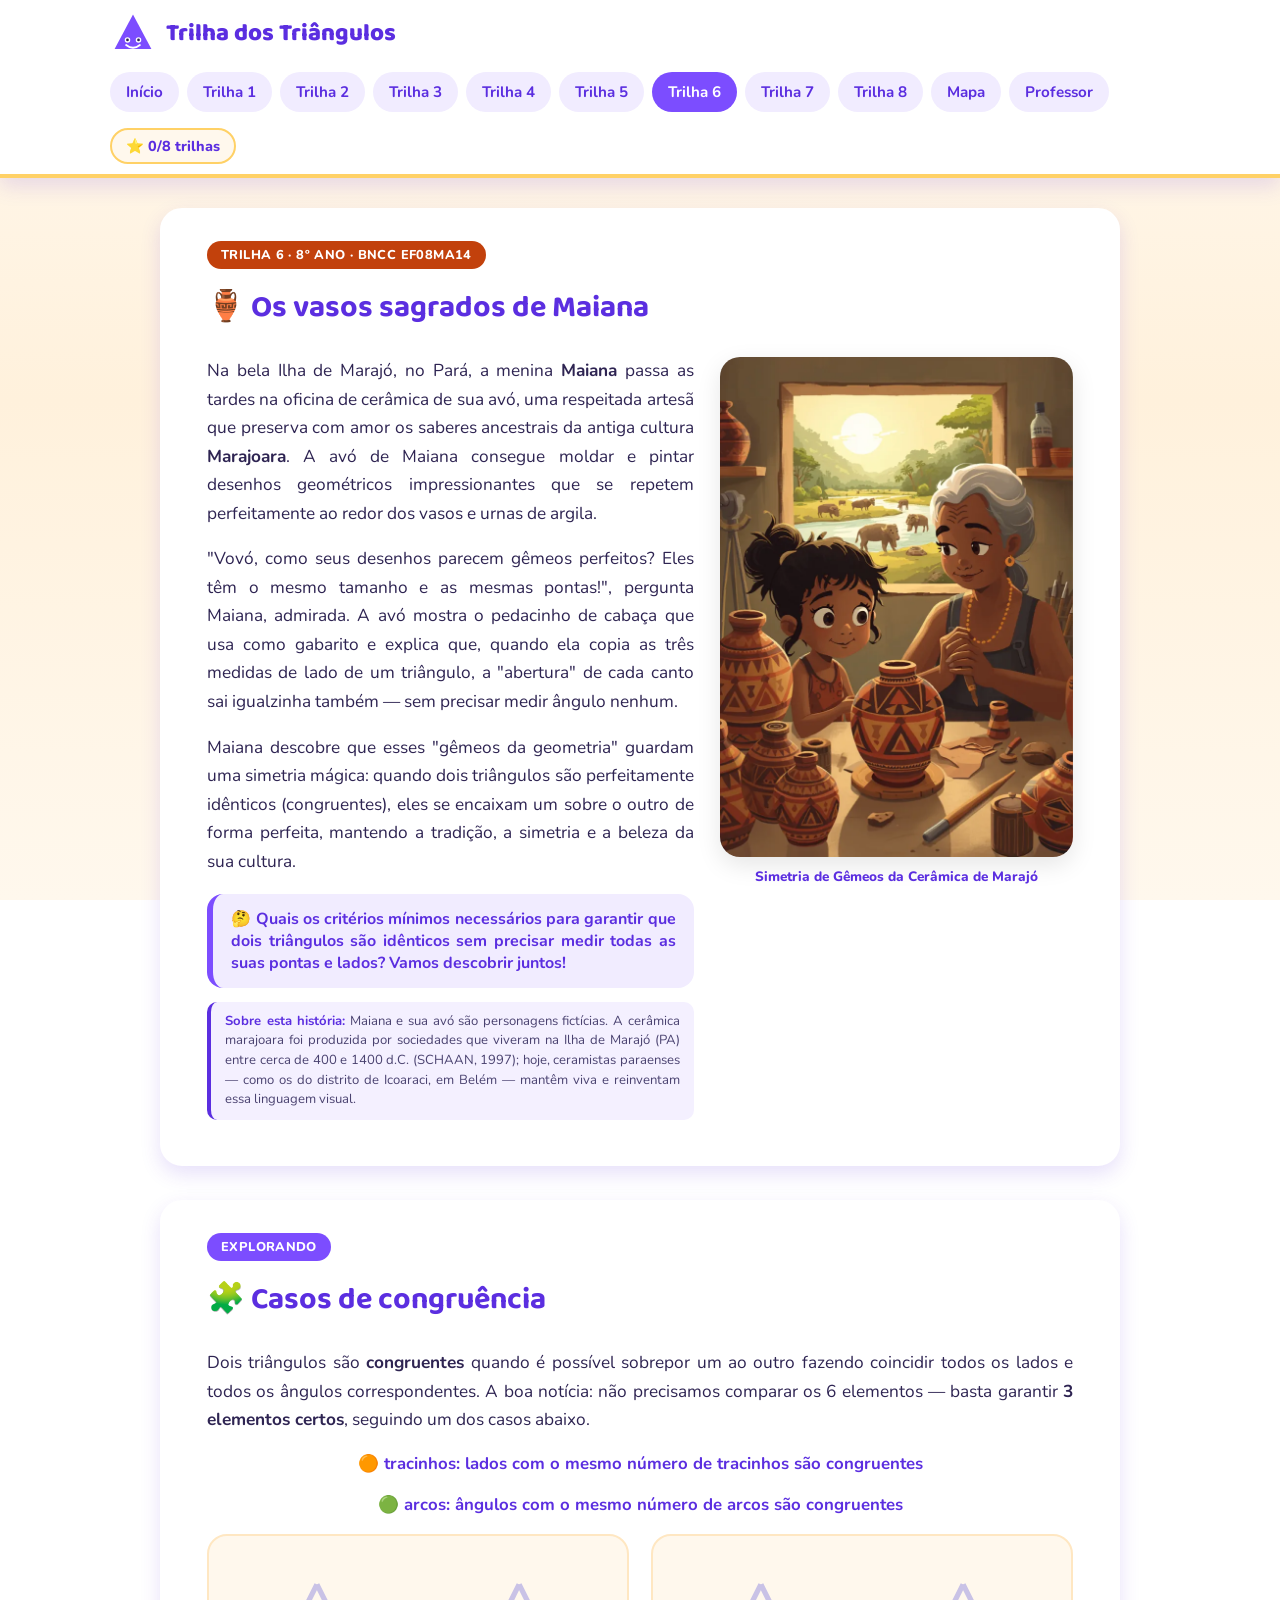
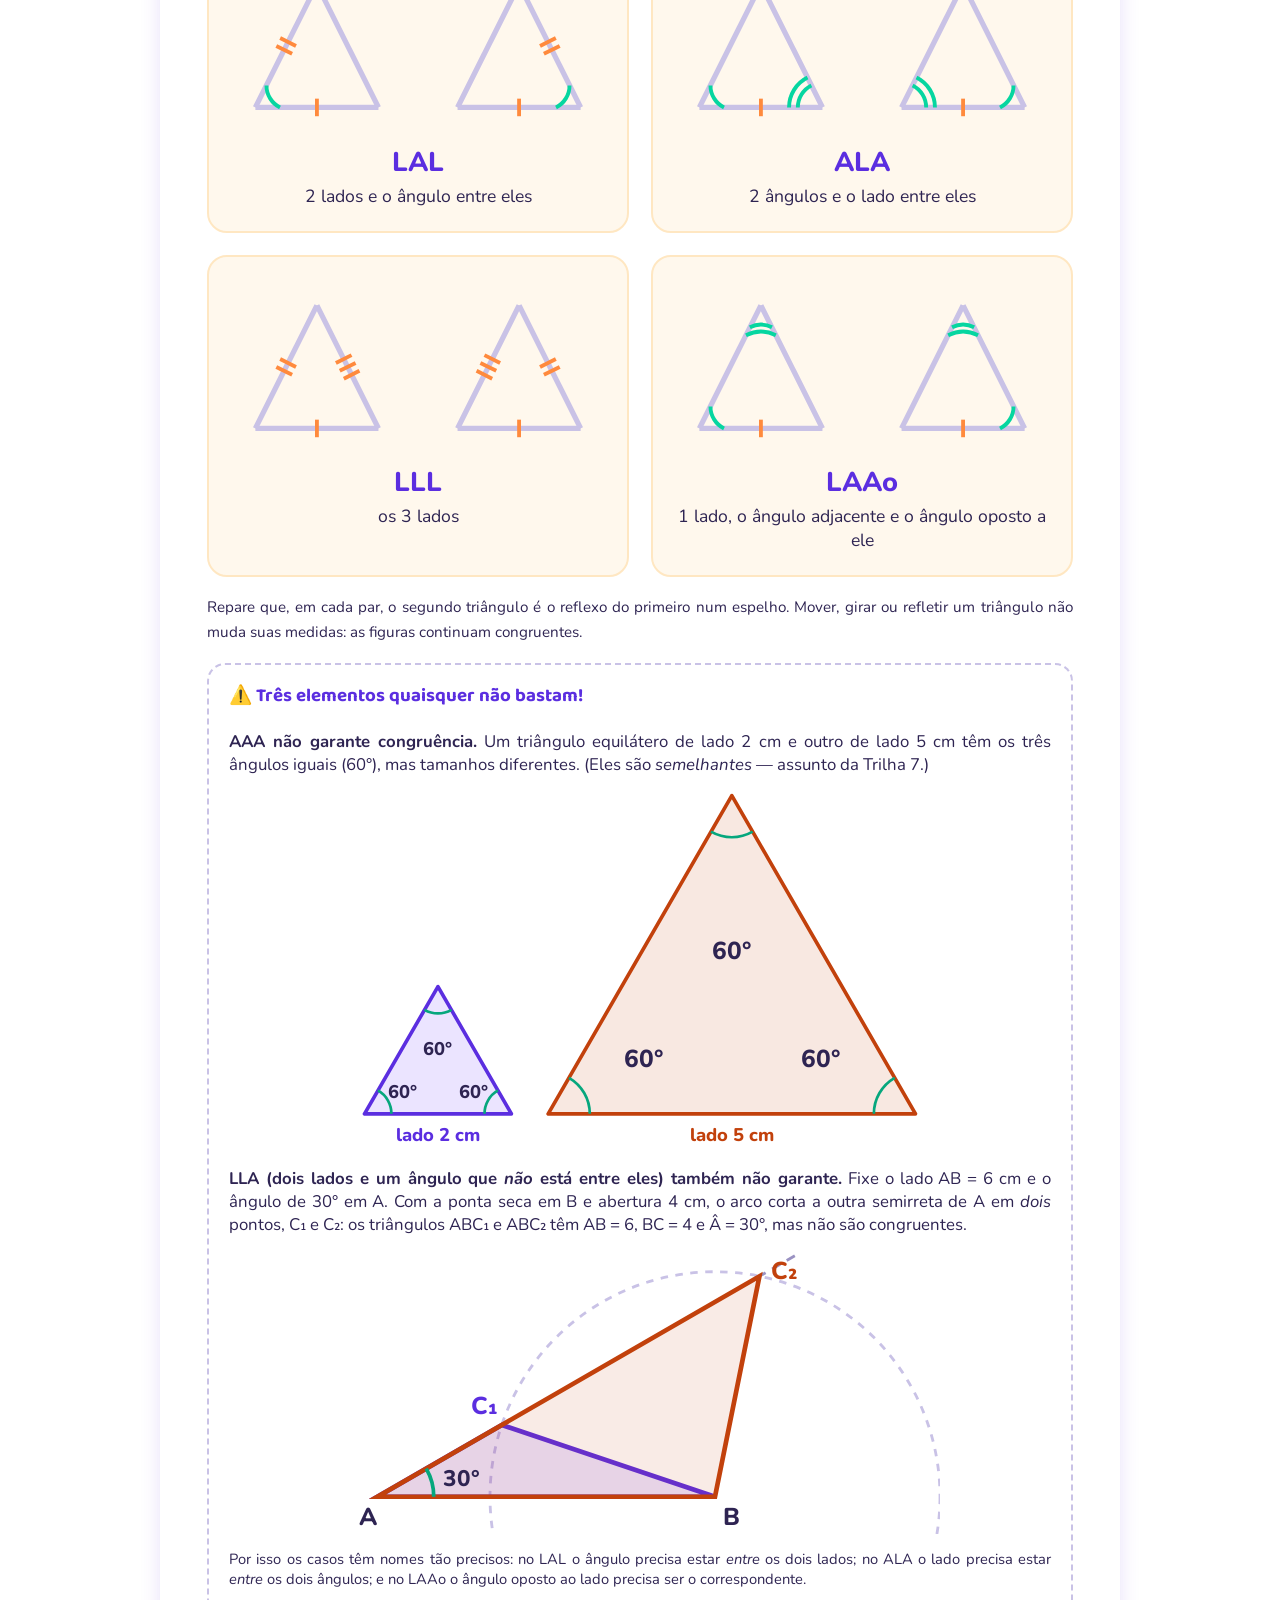
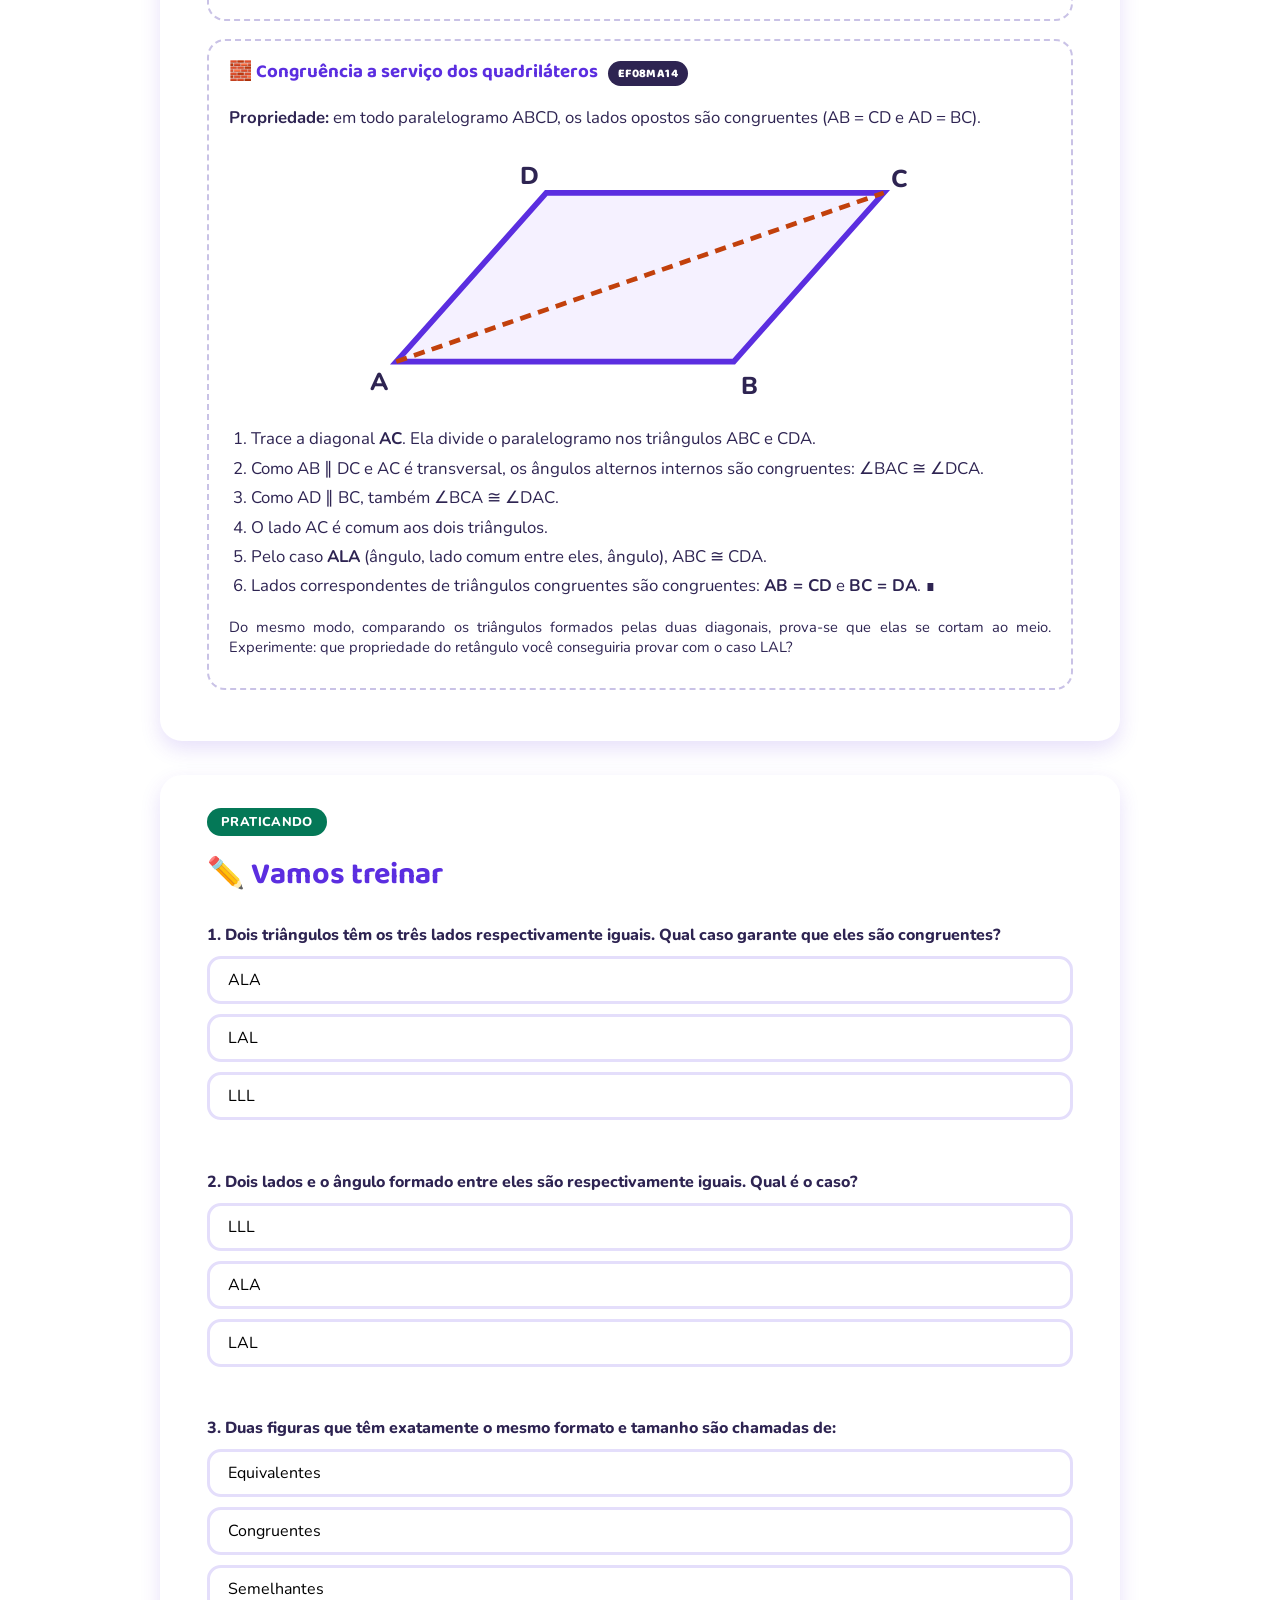
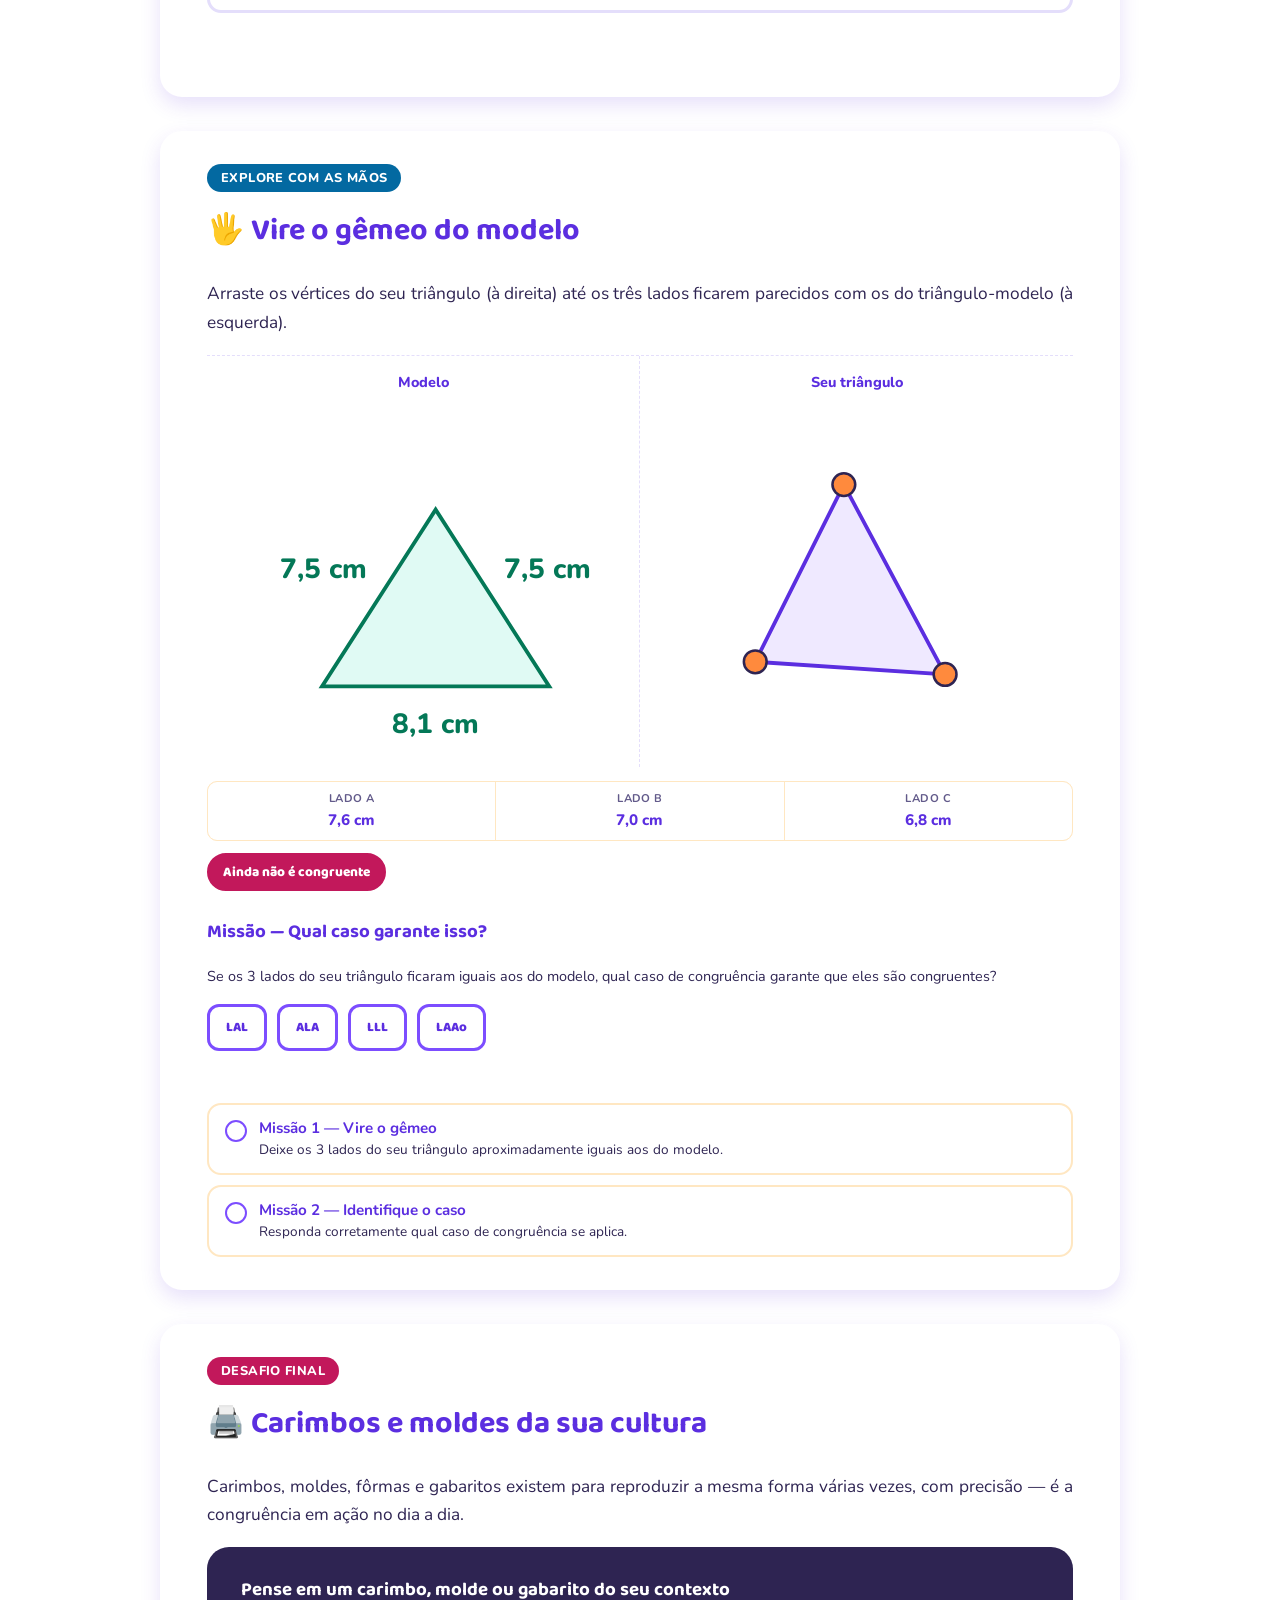
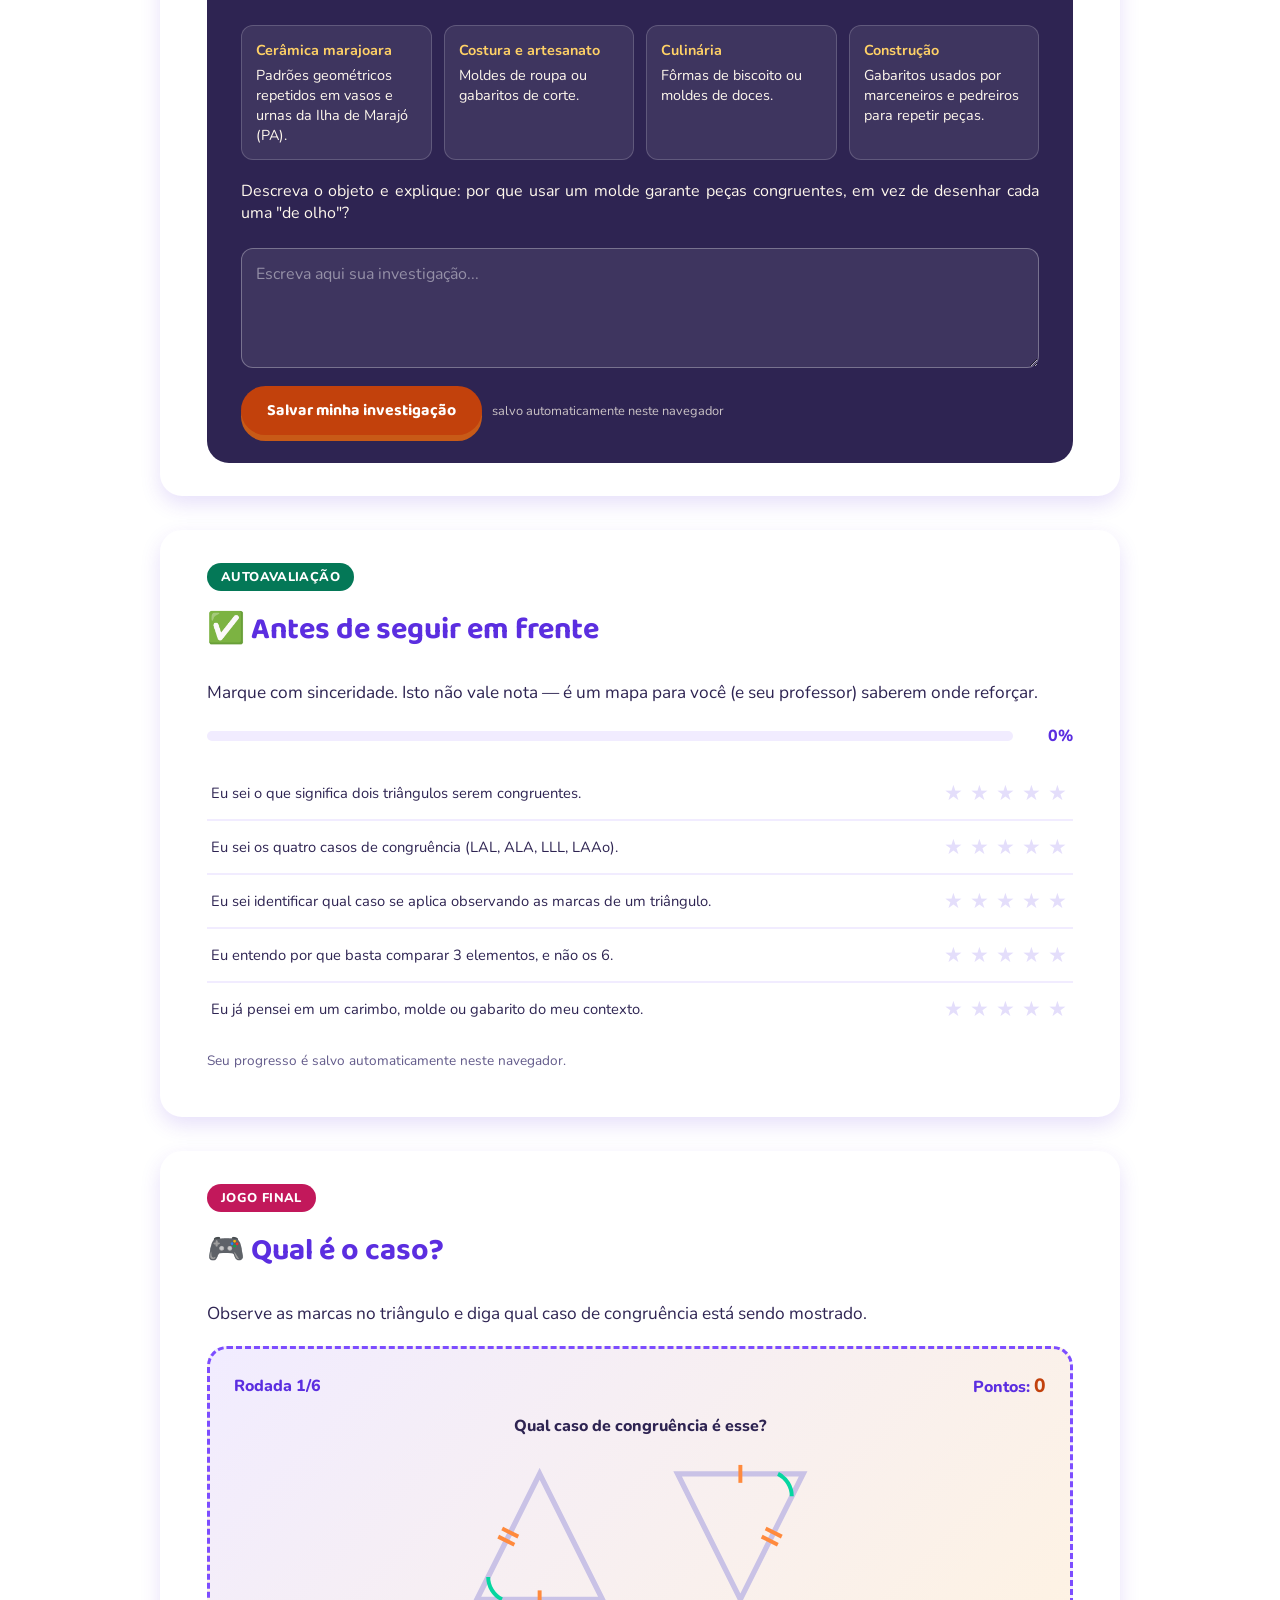
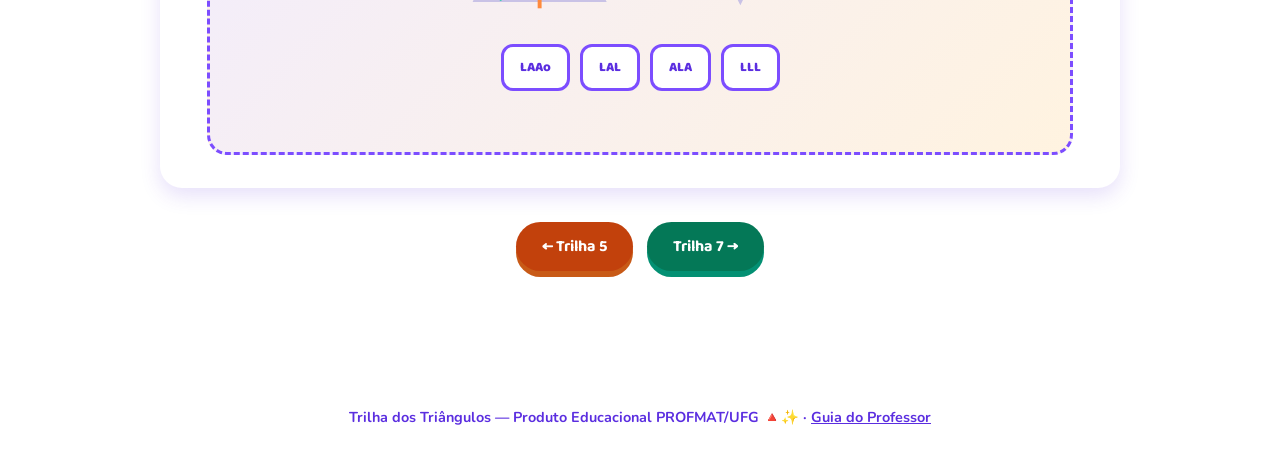
<file: trilha6.html>
<!DOCTYPE html>
<html lang="pt-BR">
<head>
<meta charset="UTF-8">
<meta name="viewport" content="width=device-width, initial-scale=1.0">
<title>Trilha 6 · Gêmeos geométricos · Trilha dos Triângulos</title>
<meta name="description" content="Trilha dos Triângulos: produto educacional PROFMAT/UFG sobre triângulos no Ensino Fundamental (BNCC, 6º ao 9º ano).">
<link rel="stylesheet" href="style.css">
<style>
  .caso-card{ text-align:center; background:#FFF8ED; border-radius:20px; padding:22px 20px; border:2px solid #FFE7C2; }
  .caso-card svg{ width:100%; height:auto; display:block; }
  .caso-card .nome{ font-weight:800; color:#5B2EE0; margin-top:10px; font-size:1.7rem; }
  .caso-card .desc{ font-size:1.1rem; margin-top:4px; line-height:1.35; }
  .legenda-marcas{ display:flex; gap:18px; flex-wrap:wrap; justify-content:center; margin:14px 0; font-size:1.05rem; font-weight:700; color:#5B2EE0; }
  .demo-box .passo-figura{ width:100%; max-width:600px; }
  .demo-box p, .demo-box li{ font-size:1.05rem; }
  .legenda-marcas span{ display:inline-flex; align-items:center; gap:6px; }
</style>
</head>
<body>
<a class="pular" href="#conteudo">Pular para o conteúdo</a>

<header class="site-header">
  <div class="header-inner">
    <a href="index.html" class="brand">
      <svg class="mascote" viewBox="0 0 100 100" aria-hidden="true"><polygon points="50,10 90,85 10,85" fill="#7C4DFF"/><circle cx="38" cy="65" r="6" fill="#fff"/><circle cx="62" cy="65" r="6" fill="#fff"/><circle cx="38" cy="65" r="3" fill="#2E2452"/><circle cx="62" cy="65" r="3" fill="#2E2452"/><path d="M35 76 Q50 88 65 76" stroke="#fff" stroke-width="4" fill="none" stroke-linecap="round"/></svg>
      Trilha dos Triângulos
    </a>
    <nav class="main-nav" aria-label="Navegação principal">
      <a href="index.html">Início</a>
      <a href="trilha1.html">Trilha 1</a>
      <a href="trilha2.html">Trilha 2</a>
      <a href="trilha3.html">Trilha 3</a>
      <a href="trilha4.html">Trilha 4</a>
      <a href="trilha5.html">Trilha 5</a>
      <a href="trilha6.html" class="active">Trilha 6</a>
      <a href="trilha7.html">Trilha 7</a>
      <a href="trilha8.html">Trilha 8</a>
      <a href="index.html#mapa">Mapa</a>
      <a href="professor.html">Professor</a>
    </nav>
    <div class="progresso-pill" data-progresso-pill>⭐ 0/8 trilhas</div>
  </div>
</header>

<main class="container" id="conteudo">

 <!-- ============ CONTEXTUALIZAÇÃO ============ -->
  <section class="section-card">
    <span class="tag laranja">TRILHA 6 · 8º ANO · BNCC EF08MA14</span>
    <h2>🏺 Os vasos sagrados de Maiana</h2>
    
    <div class="contexto-flex">
      <div class="texto">
        <p class="lead" style="text-align: justify;">Na bela Ilha de Marajó, no Pará, a menina <strong>Maiana</strong> passa as tardes na oficina de cerâmica de sua avó, uma respeitada artesã que preserva com amor os saberes ancestrais da antiga cultura <strong>Marajoara</strong>. A avó de Maiana consegue moldar e pintar desenhos geométricos impressionantes que se repetem perfeitamente ao redor dos vasos e urnas de argila.</p>
        <p class="lead" style="text-align: justify;">"Vovó, como seus desenhos parecem gêmeos perfeitos? Eles têm o mesmo tamanho e as mesmas pontas!", pergunta Maiana, admirada. A avó mostra o pedacinho de cabaça que usa como gabarito e explica que, quando ela copia as três medidas de lado de um triângulo, a "abertura" de cada canto sai igualzinha também — sem precisar medir ângulo nenhum.</p>
        <p class="lead" style="text-align: justify;">Maiana descobre que esses "gêmeos da geometria" guardam uma simetria mágica: quando dois triângulos são perfeitamente idênticos (congruentes), eles se encaixam um sobre o outro de forma perfeita, mantendo a tradição, a simetria e a beleza da sua cultura.</p>
        <div class="balaozinho" style="text-align: justify;">🤔 Quais os critérios mínimos necessários para garantir que dois triângulos são idênticos sem precisar medir todas as suas pontas e lados? Vamos descobrir juntos!</div>
        <p class="nota-narrativa"><strong>Sobre esta história:</strong> Maiana e sua avó são personagens fictícias. A cerâmica marajoara foi produzida por sociedades que viveram na Ilha de Marajó (PA) entre cerca de 400 e 1400 d.C. (SCHAAN, 1997); hoje, ceramistas paraenses — como os do distrito de Icoaraci, em Belém — mantêm viva e reinventam essa linguagem visual.</p>
      </div>
      <div class="imagem">
        <figure style="margin:0;">
          <img src="img/trilha6.webp" width="720" height="1019" decoding="async" alt="Maiana observa a avó pintando triângulos gêmeos na cerâmica Marajoara" style="width:100%; height:auto; border-radius:20px; display:block; box-shadow: 0 8px 24px rgba(0,0,0,0.1);">
          <figcaption style="text-align:center; font-size:0.85rem; color:var(--roxo-escuro); margin-top:10px; font-weight:800;">Simetria de Gêmeos da Cerâmica de Marajó</figcaption>
        </figure>
      </div>
    </div>
  </section>

  <!-- ============ EXPLORANDO ============ -->
  <section class="section-card">
    <span class="tag roxo">EXPLORANDO</span>
    <h2>🧩 Casos de congruência</h2>
    <p class="lead">Dois triângulos são <strong>congruentes</strong> quando é possível sobrepor um ao outro fazendo coincidir todos os lados e todos os ângulos correspondentes. A boa notícia: não precisamos comparar os 6 elementos — basta garantir <strong>3 elementos certos</strong>, seguindo um dos casos abaixo.</p>

    <div class="legenda-marcas">
      <span>🟠 tracinhos: lados com o mesmo número de tracinhos são congruentes</span>
      <span>🟢 arcos: ângulos com o mesmo número de arcos são congruentes</span>
    </div>

    <div class="exemplos-grid" style="grid-template-columns: repeat(auto-fit, minmax(min(100%,320px),1fr)); gap:22px;">
      <div class="caso-card">
        <svg viewBox="0 0 215 100" role="img" aria-label="Dois triângulos congruentes com as marcas correspondentes"><g><line x1="15" y1="85" x2="85" y2="85" stroke="#C9C2E6" stroke-width="3"/><line x1="15" y1="85" x2="50" y2="15" stroke="#C9C2E6" stroke-width="3"/><line x1="85" y1="85" x2="50" y2="15" stroke="#C9C2E6" stroke-width="3"/><line x1="50.0" y1="90.0" x2="50.0" y2="80.0" stroke="#FF8A3D" stroke-width="2.2"/><line x1="35.9" y1="54.5" x2="26.9" y2="50.0" stroke="#FF8A3D" stroke-width="2.2"/><line x1="38.1" y1="50.0" x2="29.1" y2="45.5" stroke="#FF8A3D" stroke-width="2.2"/><path d="M29.0,85.0 A14,14 0 0,1 21.3,72.5" fill="none" stroke="#06D6A0" stroke-width="2.2"/></g><g transform="translate(215,0) scale(-1,1)"><line x1="15" y1="85" x2="85" y2="85" stroke="#C9C2E6" stroke-width="3"/><line x1="15" y1="85" x2="50" y2="15" stroke="#C9C2E6" stroke-width="3"/><line x1="85" y1="85" x2="50" y2="15" stroke="#C9C2E6" stroke-width="3"/><line x1="50.0" y1="90.0" x2="50.0" y2="80.0" stroke="#FF8A3D" stroke-width="2.2"/><line x1="35.9" y1="54.5" x2="26.9" y2="50.0" stroke="#FF8A3D" stroke-width="2.2"/><line x1="38.1" y1="50.0" x2="29.1" y2="45.5" stroke="#FF8A3D" stroke-width="2.2"/><path d="M29.0,85.0 A14,14 0 0,1 21.3,72.5" fill="none" stroke="#06D6A0" stroke-width="2.2"/></g></svg>
        <div class="nome">LAL</div>
        <div class="desc">2 lados e o ângulo entre eles</div>
      </div>
      <div class="caso-card">
        <svg viewBox="0 0 215 100" role="img" aria-label="Dois triângulos congruentes com as marcas correspondentes"><g><line x1="15" y1="85" x2="85" y2="85" stroke="#C9C2E6" stroke-width="3"/><line x1="15" y1="85" x2="50" y2="15" stroke="#C9C2E6" stroke-width="3"/><line x1="85" y1="85" x2="50" y2="15" stroke="#C9C2E6" stroke-width="3"/><path d="M29.0,85.0 A14,14 0 0,1 21.3,72.5" fill="none" stroke="#06D6A0" stroke-width="2.2"/><path d="M71.0,85.0 A14,14 0 0,1 78.7,72.5" fill="none" stroke="#06D6A0" stroke-width="2.2"/><path d="M66.0,85.0 A19,19 0 0,1 76.5,68.0" fill="none" stroke="#06D6A0" stroke-width="2.2"/><line x1="50.0" y1="90.0" x2="50.0" y2="80.0" stroke="#FF8A3D" stroke-width="2.2"/></g><g transform="translate(215,0) scale(-1,1)"><line x1="15" y1="85" x2="85" y2="85" stroke="#C9C2E6" stroke-width="3"/><line x1="15" y1="85" x2="50" y2="15" stroke="#C9C2E6" stroke-width="3"/><line x1="85" y1="85" x2="50" y2="15" stroke="#C9C2E6" stroke-width="3"/><path d="M29.0,85.0 A14,14 0 0,1 21.3,72.5" fill="none" stroke="#06D6A0" stroke-width="2.2"/><path d="M71.0,85.0 A14,14 0 0,1 78.7,72.5" fill="none" stroke="#06D6A0" stroke-width="2.2"/><path d="M66.0,85.0 A19,19 0 0,1 76.5,68.0" fill="none" stroke="#06D6A0" stroke-width="2.2"/><line x1="50.0" y1="90.0" x2="50.0" y2="80.0" stroke="#FF8A3D" stroke-width="2.2"/></g></svg>
        <div class="nome">ALA</div>
        <div class="desc">2 ângulos e o lado entre eles</div>
      </div>
      <div class="caso-card">
        <svg viewBox="0 0 215 100" role="img" aria-label="Dois triângulos congruentes com as marcas correspondentes"><g><line x1="15" y1="85" x2="85" y2="85" stroke="#C9C2E6" stroke-width="3"/><line x1="15" y1="85" x2="50" y2="15" stroke="#C9C2E6" stroke-width="3"/><line x1="85" y1="85" x2="50" y2="15" stroke="#C9C2E6" stroke-width="3"/><line x1="50.0" y1="90.0" x2="50.0" y2="80.0" stroke="#FF8A3D" stroke-width="2.2"/><line x1="35.9" y1="54.5" x2="26.9" y2="50.0" stroke="#FF8A3D" stroke-width="2.2"/><line x1="38.1" y1="50.0" x2="29.1" y2="45.5" stroke="#FF8A3D" stroke-width="2.2"/><line x1="74.2" y1="52.2" x2="65.3" y2="56.7" stroke="#FF8A3D" stroke-width="2.2"/><line x1="72.0" y1="47.8" x2="63.0" y2="52.2" stroke="#FF8A3D" stroke-width="2.2"/><line x1="69.7" y1="43.3" x2="60.8" y2="47.8" stroke="#FF8A3D" stroke-width="2.2"/></g><g transform="translate(215,0) scale(-1,1)"><line x1="15" y1="85" x2="85" y2="85" stroke="#C9C2E6" stroke-width="3"/><line x1="15" y1="85" x2="50" y2="15" stroke="#C9C2E6" stroke-width="3"/><line x1="85" y1="85" x2="50" y2="15" stroke="#C9C2E6" stroke-width="3"/><line x1="50.0" y1="90.0" x2="50.0" y2="80.0" stroke="#FF8A3D" stroke-width="2.2"/><line x1="35.9" y1="54.5" x2="26.9" y2="50.0" stroke="#FF8A3D" stroke-width="2.2"/><line x1="38.1" y1="50.0" x2="29.1" y2="45.5" stroke="#FF8A3D" stroke-width="2.2"/><line x1="74.2" y1="52.2" x2="65.3" y2="56.7" stroke="#FF8A3D" stroke-width="2.2"/><line x1="72.0" y1="47.8" x2="63.0" y2="52.2" stroke="#FF8A3D" stroke-width="2.2"/><line x1="69.7" y1="43.3" x2="60.8" y2="47.8" stroke="#FF8A3D" stroke-width="2.2"/></g></svg>
        <div class="nome">LLL</div>
        <div class="desc">os 3 lados</div>
      </div>
      <div class="caso-card">
        <svg viewBox="0 0 215 100" role="img" aria-label="Dois triângulos congruentes com as marcas correspondentes"><g><line x1="15" y1="85" x2="85" y2="85" stroke="#C9C2E6" stroke-width="3"/><line x1="15" y1="85" x2="50" y2="15" stroke="#C9C2E6" stroke-width="3"/><line x1="85" y1="85" x2="50" y2="15" stroke="#C9C2E6" stroke-width="3"/><line x1="50.0" y1="90.0" x2="50.0" y2="80.0" stroke="#FF8A3D" stroke-width="2.2"/><path d="M29.0,85.0 A14,14 0 0,1 21.3,72.5" fill="none" stroke="#06D6A0" stroke-width="2.2"/><path d="M43.7,27.5 A14,14 0 0,1 56.3,27.5" fill="none" stroke="#06D6A0" stroke-width="2.2"/><path d="M41.5,32.0 A19,19 0 0,1 58.5,32.0" fill="none" stroke="#06D6A0" stroke-width="2.2"/></g><g transform="translate(215,0) scale(-1,1)"><line x1="15" y1="85" x2="85" y2="85" stroke="#C9C2E6" stroke-width="3"/><line x1="15" y1="85" x2="50" y2="15" stroke="#C9C2E6" stroke-width="3"/><line x1="85" y1="85" x2="50" y2="15" stroke="#C9C2E6" stroke-width="3"/><line x1="50.0" y1="90.0" x2="50.0" y2="80.0" stroke="#FF8A3D" stroke-width="2.2"/><path d="M29.0,85.0 A14,14 0 0,1 21.3,72.5" fill="none" stroke="#06D6A0" stroke-width="2.2"/><path d="M43.7,27.5 A14,14 0 0,1 56.3,27.5" fill="none" stroke="#06D6A0" stroke-width="2.2"/><path d="M41.5,32.0 A19,19 0 0,1 58.5,32.0" fill="none" stroke="#06D6A0" stroke-width="2.2"/></g></svg>
        <div class="nome">LAAo</div>
        <div class="desc">1 lado, o ângulo adjacente e o ângulo oposto a ele</div>
      </div>
    </div>

    <p class="lead" style="font-size:0.95rem;">Repare que, em cada par, o segundo triângulo é o reflexo do primeiro num espelho. Mover, girar ou refletir um triângulo não muda suas medidas: as figuras continuam congruentes.</p>

    <div class="demo-box">
      <h3>⚠️ Três elementos quaisquer não bastam!</h3>
      <p><strong>AAA não garante congruência.</strong> Um triângulo equilátero de lado 2 cm e outro de lado 5 cm têm os três ângulos iguais (60°), mas tamanhos diferentes. (Eles são <em>semelhantes</em> — assunto da Trilha 7.)</p>
      <svg class="passo-figura" viewBox="0 0 490 292" role="img" aria-label="Dois triângulos equiláteros de tamanhos diferentes, um de lado 2 cm e outro de lado 5 cm, ambos com os três ângulos de 60°.">
        <polygon points="20,262 140,262 80.0,158.1" fill="rgba(124,77,255,.15)" stroke="#5B2EE0" stroke-width="3" stroke-linejoin="round"/>
        <path d="M42.0,262 A22,22 0 0 0 31.0,242.9" fill="none" stroke="#06A77D" stroke-width="2.2"/>
        <path d="M118.0,262 A22,22 0 0 1 129.0,242.9" fill="none" stroke="#06A77D" stroke-width="2.2"/>
        <path d="M69.0,177.1 A22,22 0 0 0 91.0,177.1" fill="none" stroke="#06A77D" stroke-width="2.2"/>
        <text x="51.2" y="249.2" text-anchor="middle" font-size="15" font-weight="800" fill="#2E2452">60°</text>
        <text x="108.8" y="249.2" text-anchor="middle" font-size="15" font-weight="800" fill="#2E2452">60°</text>
        <text x="80.0" y="213.7" text-anchor="middle" font-size="15" font-weight="800" fill="#2E2452">60°</text>
        <text x="80.0" y="284" text-anchor="middle" font-size="15" font-weight="800" fill="#5B2EE0">lado 2 cm</text>
        <polygon points="170,262 470,262 320.0,2.2" fill="rgba(194,65,12,.12)" stroke="#C2410C" stroke-width="3" stroke-linejoin="round"/>
        <path d="M204.0,262 A34,34 0 0 0 187.0,232.6" fill="none" stroke="#06A77D" stroke-width="2.2"/>
        <path d="M436.0,262 A34,34 0 0 1 453.0,232.6" fill="none" stroke="#06A77D" stroke-width="2.2"/>
        <path d="M303.0,31.6 A34,34 0 0 0 337.0,31.6" fill="none" stroke="#06A77D" stroke-width="2.2"/>
        <text x="247.9" y="224.0" text-anchor="middle" font-size="20" font-weight="800" fill="#2E2452">60°</text>
        <text x="392.1" y="224.0" text-anchor="middle" font-size="20" font-weight="800" fill="#2E2452">60°</text>
        <text x="320.0" y="135.2" text-anchor="middle" font-size="20" font-weight="800" fill="#2E2452">60°</text>
        <text x="320.0" y="284" text-anchor="middle" font-size="15" font-weight="800" fill="#C2410C">lado 5 cm</text>
      </svg>
      <p><strong>LLA (dois lados e um ângulo que <em>não</em> está entre eles) também não garante.</strong> Fixe o lado AB = 6 cm e o ângulo de 30° em A. Com a ponta seca em B e abertura 4 cm, o arco corta a outra semirreta de A em <em>dois</em> pontos, C₁ e C₂: os triângulos ABC₁ e ABC₂ têm AB = 6, BC = 4 e Â = 30°, mas não são congruentes.</p>
      <svg class="passo-figura" viewBox="0 0 320 150" role="img" aria-label="Contraexemplo do caso LLA: dois triângulos diferentes com os mesmos dois lados e o mesmo ângulo não incluído.">
        <line x1="20" y1="130" x2="245.2" y2="0" stroke="#9A92C2" stroke-width="1.5" stroke-dasharray="5 4"/>
        <circle cx="200" cy="130" r="120" fill="none" stroke="#C9C2E6" stroke-width="1.5" stroke-dasharray="4 4"/>
        <polygon points="20,130 200,130 86.3,91.7" fill="rgba(124,77,255,.15)" stroke="#5B2EE0" stroke-width="2.5"/>
        <polygon points="20,130 200,130 223.7,12.4" fill="rgba(194,65,12,.10)" stroke="#C2410C" stroke-width="2.5"/>
        <text x="10" y="145" font-size="13" font-weight="800" fill="#2E2452">A</text>
        <text x="204" y="145" font-size="13" font-weight="800" fill="#2E2452">B</text>
        <text x="70" y="86" font-size="13" font-weight="800" fill="#5B2EE0">C₁</text>
        <text x="230" y="14" font-size="13" font-weight="800" fill="#C2410C">C₂</text>
        <path d="M50,130 A30,30 0 0 0 46,115" fill="none" stroke="#06A77D" stroke-width="2"/>
        <text x="55" y="124" font-size="12" font-weight="800" fill="#2E2452">30°</text>
      </svg>
      <p style="font-size:0.92rem;">Por isso os casos têm nomes tão precisos: no LAL o ângulo precisa estar <em>entre</em> os dois lados; no ALA o lado precisa estar <em>entre</em> os dois ângulos; e no LAAo o ângulo oposto ao lado precisa ser o correspondente.</p>
    </div>

    <div class="demo-box">
      <h3>🧱 Congruência a serviço dos quadriláteros <span class="bncc-chip">EF08MA14</span></h3>
      <p><strong>Propriedade:</strong> em todo paralelogramo ABCD, os lados opostos são congruentes (AB = CD e AD = BC).</p>
      <svg class="passo-figura" viewBox="0 0 320 140" role="img" aria-label="Paralelogramo ABCD com a diagonal AC dividindo-o em dois triângulos congruentes.">
        <polygon points="30,115 210,115 290,25 110,25" fill="rgba(124,77,255,.08)" stroke="#5B2EE0" stroke-width="3"/>
        <line x1="30" y1="115" x2="290" y2="25" stroke="#C2410C" stroke-width="2.5" stroke-dasharray="6 4"/>
        <text x="16" y="130" font-size="13" font-weight="800" fill="#2E2452">A</text>
        <text x="214" y="132" font-size="13" font-weight="800" fill="#2E2452">B</text>
        <text x="294" y="22" font-size="13" font-weight="800" fill="#2E2452">C</text>
        <text x="96" y="20" font-size="13" font-weight="800" fill="#2E2452">D</text>
      </svg>
      <ol>
        <li>Trace a diagonal <strong>AC</strong>. Ela divide o paralelogramo nos triângulos ABC e CDA.</li>
        <li>Como AB ∥ DC e AC é transversal, os ângulos alternos internos são congruentes: ∠BAC ≅ ∠DCA.</li>
        <li>Como AD ∥ BC, também ∠BCA ≅ ∠DAC.</li>
        <li>O lado AC é comum aos dois triângulos.</li>
        <li>Pelo caso <strong>ALA</strong> (ângulo, lado comum entre eles, ângulo), ABC ≅ CDA.</li>
        <li>Lados correspondentes de triângulos congruentes são congruentes: <strong>AB = CD</strong> e <strong>BC = DA</strong>. ∎</li>
      </ol>
      <p style="font-size:0.92rem;">Do mesmo modo, comparando os triângulos formados pelas duas diagonais, prova-se que elas se cortam ao meio. Experimente: que propriedade do retângulo você conseguiria provar com o caso LAL?</p>
    </div>
  </section>

  <!-- ============ PRATICANDO ============ -->
  <section class="section-card">
    <span class="tag verde">PRATICANDO</span>
    <h2>✏️ Vamos treinar</h2>

    <div class="quiz-item" data-correta="0">
      <div class="quiz-pergunta">1. Dois triângulos têm os três lados respectivamente iguais. Qual caso garante que eles são congruentes?</div>
      <div class="quiz-opcoes">
        <button type="button" class="quiz-opcao" data-valor="0">LLL</button>
        <button type="button" class="quiz-opcao" data-valor="1">ALA</button>
        <button type="button" class="quiz-opcao" data-valor="2">LAL</button>
      </div>
      <div class="quiz-feedback" aria-live="polite"></div>
    </div>

    <div class="quiz-item" data-correta="2">
      <div class="quiz-pergunta">2. Dois lados e o ângulo formado entre eles são respectivamente iguais. Qual é o caso?</div>
      <div class="quiz-opcoes">
        <button type="button" class="quiz-opcao" data-valor="0">LLL</button>
        <button type="button" class="quiz-opcao" data-valor="1">ALA</button>
        <button type="button" class="quiz-opcao" data-valor="2">LAL</button>
      </div>
      <div class="quiz-feedback" aria-live="polite"></div>
    </div>

    <div class="quiz-item" data-correta="1">
      <div class="quiz-pergunta">3. Duas figuras que têm exatamente o mesmo formato e tamanho são chamadas de:</div>
      <div class="quiz-opcoes">
        <button type="button" class="quiz-opcao" data-valor="0">Semelhantes</button>
        <button type="button" class="quiz-opcao" data-valor="1">Congruentes</button>
        <button type="button" class="quiz-opcao" data-valor="2">Equivalentes</button>
      </div>
      <div class="quiz-feedback" aria-live="polite"></div>
    </div>
  </section>

  <!-- ============ EXPLORE COM AS MÃOS ============ -->
  <section class="section-card">
    <span class="tag azul">EXPLORE COM AS MÃOS</span>
    <h2>🖐️ Vire o gêmeo do modelo</h2>
    <p class="lead">Arraste os vértices do seu triângulo (à direita) até os três lados ficarem parecidos com os do triângulo-modelo (à esquerda).</p>

    <div style="display:grid; grid-template-columns:1fr 1fr; gap:0; margin:18px 0 8px; border-top:1px dashed #E4DEFB;">
      <div style="padding:16px 14px; text-align:center; border-right:1px dashed #E4DEFB;">
        <div style="font-weight:800; color:#5B2EE0; margin-bottom:4px; font-size:0.9rem;">Modelo</div>
        <svg id="svgModeloT6" viewBox="0 0 320 280" width="100%" style="display:block; width:100%; max-width:440px; height:auto; aspect-ratio:320/280; margin:0 auto;"></svg>
      </div>
      <div style="padding:16px 14px; text-align:center;">
        <div style="font-weight:800; color:#5B2EE0; margin-bottom:4px; font-size:0.9rem;">Seu triângulo</div>
        <svg id="svgCopiaT6" viewBox="0 0 320 280" width="100%" style="display:block; width:100%; max-width:440px; height:auto; aspect-ratio:320/280; margin:0 auto;"></svg>
      </div>
    </div>

    <div class="applet-readout">
      <div class="ro-cell"><span class="k">Lado a</span><span class="v" id="et6-a">–</span></div>
      <div class="ro-cell"><span class="k">Lado b</span><span class="v" id="et6-b">–</span></div>
      <div class="ro-cell"><span class="k">Lado c</span><span class="v" id="et6-c">–</span></div>
    </div>
    <div class="badges" id="et6-badges"></div>

    <h3 style="color:#5B2EE0; margin-top:26px;">Missão — Qual caso garante isso?</h3>
    <p class="lead" style="font-size:0.9rem;">Se os 3 lados do seu triângulo ficaram iguais aos do modelo, qual caso de congruência garante que eles são congruentes?</p>
    <div class="jogo-botoes" id="et6-opcoes" style="justify-content:flex-start;"></div>
    <p class="nt-result" id="et6-resposta"></p>

    <div class="tasks" id="taskListT6" style="margin-top:18px;">
      <div class="task" data-task="congruente">
        <div class="task-check">✓</div>
        <div class="task-text"><strong>Missão 1 — Vire o gêmeo</strong><span>Deixe os 3 lados do seu triângulo aproximadamente iguais aos do modelo.</span></div>
      </div>
      <div class="task" data-task="caso">
        <div class="task-check">✓</div>
        <div class="task-text"><strong>Missão 2 — Identifique o caso</strong><span>Responda corretamente qual caso de congruência se aplica.</span></div>
      </div>
    </div>
  </section>

  <!-- ============ DESAFIO FINAL ============ -->
  <section class="section-card">
    <span class="tag rosa">DESAFIO FINAL</span>
    <h2>🖨️ Carimbos e moldes da sua cultura</h2>
    <p class="lead">Carimbos, moldes, fôrmas e gabaritos existem para reproduzir a mesma forma várias vezes, com precisão — é a congruência em ação no dia a dia.</p>
    <div class="challenge-card">
      <h3>Pense em um carimbo, molde ou gabarito do seu contexto</h3>
      <div class="insp-grid">
        <div class="insp"><b>Cerâmica marajoara</b>Padrões geométricos repetidos em vasos e urnas da Ilha de Marajó (PA).</div>
        <div class="insp"><b>Costura e artesanato</b>Moldes de roupa ou gabaritos de corte.</div>
        <div class="insp"><b>Culinária</b>Fôrmas de biscoito ou moldes de doces.</div>
        <div class="insp"><b>Construção</b>Gabaritos usados por marceneiros e pedreiros para repetir peças.</div>
      </div>
      <p>Descreva o objeto e explique: por que usar um molde garante peças congruentes, em vez de desenhar cada uma "de olho"?</p>
      <textarea class="reflect" id="reflectTextT6" aria-label="Sua investigação" placeholder="Escreva aqui sua investigação..."></textarea>
      <div class="challenge-actions">
        <button class="btn laranja" id="reflectSaveT6">Salvar minha investigação</button>
        <span class="save-note" id="reflectStatusT6">salvo automaticamente neste navegador</span>
      </div>
    </div>
  </section>

  <!-- ============ AUTOAVALIAÇÃO ============ -->
  <section class="section-card">
    <span class="tag verde">AUTOAVALIAÇÃO</span>
    <h2>✅ Antes de seguir em frente</h2>
    <p class="lead">Marque com sinceridade. Isto não vale nota — é um mapa para você (e seu professor) saberem onde reforçar.</p>
    <div class="assess-progress">
      <div class="assess-bar"><div class="assess-bar-fill" id="assessBarFillT6"></div></div>
      <div class="assess-pct" id="assessPctT6">0%</div>
    </div>
    <div id="assessListT6"></div>
    <p class="assess-footer" id="assessFooterT6">Seu progresso é salvo automaticamente neste navegador.</p>
  </section>

  <!-- ============ JOGO ============ -->
  <section class="section-card">
    <span class="tag rosa">JOGO FINAL</span>
    <h2>🎮 Qual é o caso?</h2>
    <p class="lead">Observe as marcas no triângulo e diga qual caso de congruência está sendo mostrado.</p>

    <div class="jogo-wrap">
      <div class="jogo-placar">
        <div>Rodada <span id="jogoRodadaAtual">1</span>/<span id="jogoRodadaTotal">6</span></div>
        <div>Pontos: <span class="valor" id="jogoPontos">0</span></div>
      </div>

      <div id="jogoAtivo">
        <p class="center quiz-pergunta">Qual caso de congruência é esse?</p>
        <div class="jogo-triangulo-area">
          <svg viewBox="0 0 212 100" id="jogoSvg" style="width:min(380px,100%);" role="img" aria-label="Par de triângulos com marcas de lados e ângulos correspondentes"></svg>
        </div>
        <div class="jogo-botoes" id="jogoBotoes"></div>
        <div class="jogo-mensagem" id="jogoMensagem" aria-live="polite"></div>
      </div>

      <div id="jogoFim" class="jogo-fim" style="display:none;">
        <h3 id="jogoFimTitulo">🎉 Trilha concluída!</h3>
        <p id="jogoFimTexto"></p>
        <a href="index.html" class="btn verde">Voltar ao mapa ⭐</a>
      </div>
    </div>
  </section>

  <div class="center" style="margin-bottom:40px; display:flex; gap:14px; justify-content:center; flex-wrap:wrap;">
    <a href="trilha5.html" class="btn laranja">← Trilha 5</a>
    <a href="trilha7.html" class="btn verde">Trilha 7 →</a>
  </div>

</main>

<footer class="site-footer">
  Trilha dos Triângulos — Produto Educacional PROFMAT/UFG 🔺✨ · <a href="professor.html" style="text-decoration:underline;">Guia do Professor</a>
</footer>

<script src="script.js"></script>
<script>
/* ---------- Quiz "Praticando" ---------- */
document.querySelectorAll('.quiz-item').forEach(item=>{
  const correta = item.getAttribute('data-correta');
  const feedback = item.querySelector('.quiz-feedback');
  let respondido = false;
  item.querySelectorAll('.quiz-opcao').forEach(op=>{
    op.addEventListener('click', ()=>{
      if(respondido) return;
      respondido = true;
      const valor = op.getAttribute('data-valor');
      if(valor === correta){
        op.classList.add('certo');
        feedback.textContent = '✅ Isso mesmo! Mandou bem.';
        feedback.style.color = '#047857';
      }else{
        op.classList.add('errado');
        item.querySelector(`[data-valor="${correta}"]`).classList.add('certo');
        feedback.textContent = '❌ Quase! A resposta certa está em verde.';
        feedback.style.color = '#C43F6E';
      }
    });
  });
});

/* ---------- Jogo "Qual é o caso?" ---------- */
/* Geometria auxiliar para desenhar as marcas de congruência */
function sub(p,q){ return [p[0]-q[0], p[1]-q[1]]; }
function add(p,q){ return [p[0]+q[0], p[1]+q[1]]; }
function esc(p,s){ return [p[0]*s, p[1]*s]; }
function normv(p){ const l = Math.hypot(p[0],p[1]); return [p[0]/l, p[1]/l]; }
function perp(p){ return [-p[1], p[0]]; }
function mid(p,q){ return [(p[0]+q[0])/2, (p[1]+q[1])/2]; }

function tickMarks(p, q, n, color){
  const d = normv(sub(q,p)), pd = perp(d), m = mid(p,q);
  const spacing = 5;
  const startOff = -(n-1)*spacing/2;
  let out = '';
  for(let i=0;i<n;i++){
    const c = add(m, esc(d, startOff+i*spacing));
    const p1 = add(c, esc(pd, 5)), p2 = add(c, esc(pd, -5));
    out += `<line x1="${p1[0].toFixed(1)}" y1="${p1[1].toFixed(1)}" x2="${p2[0].toFixed(1)}" y2="${p2[1].toFixed(1)}" stroke="${color}" stroke-width="2.2"/>`;
  }
  return out;
}

function angleArc(vertex, p1, p2, n, color, r=14){
  const d1 = normv(sub(p1,vertex)), d2 = normv(sub(p2,vertex));
  let out = '';
  for(let i=0;i<n;i++){
    const rr = r + i*5;
    const a = add(vertex, esc(d1, rr)), b = add(vertex, esc(d2, rr));
    out += `<path d="M${a[0].toFixed(1)},${a[1].toFixed(1)} A${rr},${rr} 0 0,1 ${b[0].toFixed(1)},${b[1].toFixed(1)}" fill="none" stroke="${color}" stroke-width="2.2"/>`;
  }
  return out;
}

const ORANGE = '#FF8A3D', TEAL = '#06D6A0', CINZA = '#C9C2E6';

function baseTriangulo(A,B,C){
  return `<polygon points="${A[0]},${A[1]} ${B[0]},${B[1]} ${C[0]},${C[1]}" fill="none" stroke="${CINZA}" stroke-width="3"/>`;
}

const A = [15,85], B = [85,85], C = [50,15];

const rodadas = [
  { caso:'LAL', svg: baseTriangulo(A,B,C) + tickMarks(A,B,1,ORANGE) + tickMarks(A,C,2,ORANGE) + angleArc(A,B,C,1,TEAL) },
  { caso:'ALA', svg: baseTriangulo(A,B,C) + angleArc(A,B,C,1,TEAL) + angleArc(B,A,C,2,TEAL) + tickMarks(A,B,1,ORANGE) },
  { caso:'LLL', svg: baseTriangulo(A,B,C) + tickMarks(A,B,1,ORANGE) + tickMarks(A,C,2,ORANGE) + tickMarks(B,C,3,ORANGE) },
  { caso:'LAAo', svg: baseTriangulo(A,B,C) + tickMarks(A,B,1,ORANGE) + angleArc(A,B,C,1,TEAL) + angleArc(C,A,B,2,TEAL) },
  { caso:'LAL', svg: baseTriangulo(A,B,C) + tickMarks(A,B,1,ORANGE) + tickMarks(B,C,2,ORANGE) + angleArc(B,A,C,1,TEAL) },
  { caso:'LAAo', svg: baseTriangulo(A,B,C) + tickMarks(B,C,1,ORANGE) + angleArc(B,A,C,1,TEAL) + angleArc(A,B,C,2,TEAL) },
];

const opcoesCaso = ['LAL','ALA','LLL','LAAo'];

let rodadaIdx = 0;
let pontos = 0;
let travado = false;

document.getElementById('jogoRodadaTotal').textContent = rodadas.length;

function embaralhar(arr){
  const a = arr.slice();
  for(let i=a.length-1;i>0;i--){
    const j = Math.floor(Math.random()*(i+1));
    [a[i],a[j]]=[a[j],a[i]];
  }
  return a;
}

function carregarRodada(){
  travado = false;
  const r = rodadas[rodadaIdx];
  document.getElementById('jogoRodadaAtual').textContent = rodadaIdx+1;
  document.getElementById('jogoMensagem').textContent = '';
  /* mostra o PAR de triângulos: o segundo é o primeiro girado 180° — congruência não depende da posição */
  document.getElementById('jogoSvg').innerHTML = '<g>'+r.svg+'</g><g transform="translate(212,100) rotate(180)">'+r.svg+'</g>';

  const botoesDiv = document.getElementById('jogoBotoes');
  botoesDiv.innerHTML = '';
  embaralhar(opcoesCaso).forEach(op=>{
    const btn = document.createElement('button');
    btn.textContent = op;
    btn.addEventListener('click', ()=> responder(op, btn));
    botoesDiv.appendChild(btn);
  });
}

function responder(escolha, btn){
  if(travado) return;
  travado = true;
  const r = rodadas[rodadaIdx];
  const msg = document.getElementById('jogoMensagem');
  if(escolha === r.caso){
    pontos++;
    document.getElementById('jogoPontos').textContent = pontos;
    btn.style.background = '#06D6A0'; btn.style.color = '#fff'; btn.style.borderColor = '#06D6A0';
    msg.textContent = '✅ Isso aí! Caso ' + r.caso + ' correto!';
    msg.style.color = '#047857';
  }else{
    btn.style.background = '#FF6B9D'; btn.style.color = '#fff'; btn.style.borderColor = '#FF6B9D';
    msg.textContent = '❌ Era o caso ' + r.caso + '. Vamos para a próxima!';
    msg.style.color = '#C43F6E';
  }

  setTimeout(()=>{
    rodadaIdx++;
    if(rodadaIdx < rodadas.length){
      carregarRodada();
    }else{
      finalizarJogo();
    }
  }, 1300);
}

function finalizarJogo(){
  document.getElementById('jogoAtivo').style.display = 'none';
  const fim = document.getElementById('jogoFim');
  fim.style.display = 'block';
  document.getElementById('jogoFimTexto').textContent =
    `Você acertou ${pontos} de ${rodadas.length} casos de congruência. Sua estrela da Trilha 6 já foi guardada!`;
  marcarTrilhaConcluida('trilha6');
}

carregarRodada();

/* ============================================================
Explore com as mãos — Trilha 6 (vire o gêmeo do modelo)
============================================================ */
(function gemeoT6(){
  const SVGNS = "http://www.w3.org/2000/svg";
  function el(tag, attrs){ const e = document.createElementNS(SVGNS, tag); for(const k in attrs) e.setAttribute(k, attrs[k]); return e; }
  function dist(p,q){ return Math.hypot(p.x-q.x, p.y-q.y); }
  const scale = 0.045;

  const modeloVerts = [{x:80,y:230},{x:260,y:230},{x:170,y:90}];
  const svgModelo = document.getElementById('svgModeloT6');
  function desenharModelo(){
    svgModelo.innerHTML=''; svgModelo.setAttribute('viewBox','0 0 320 280');
    svgModelo.appendChild(el('polygon',{points:modeloVerts.map(p=>p.x+','+p.y).join(' '), fill:'rgba(6,214,160,0.12)', stroke:'#047857','stroke-width':3}));
    const [P1,P2,P3] = modeloVerts;
    const cx = (P1.x+P2.x+P3.x)/3, cy = (P1.y+P2.y+P3.y)/3;
    const labels = [ [P2,P3], [P1,P3], [P1,P2] ];
    labels.forEach(([p,q])=>{
      const m = mid2(p,q);
      const val = dist(p,q)*scale;
      /* empurra o rótulo para fora do triângulo */
      let nx = m.x-cx, ny = m.y-cy; const nn = Math.hypot(nx,ny)||1; nx/=nn; ny/=nn;
      const t=el('text',{x:m.x+nx*(30+22*Math.abs(nx)),y:m.y+ny*(30+22*Math.abs(nx))+7,'font-size':22,fill:'#047857','text-anchor':'middle','font-weight':'800',
        stroke:'#fff','stroke-width':4,'paint-order':'stroke','stroke-linejoin':'round'});
      t.textContent = val.toFixed(1).replace('.',',') + ' cm'; svgModelo.appendChild(t);
    });
  }
  function mid2(p,q){ return {x:(p.x+q.x)/2, y:(p.y+q.y)/2}; }
  desenharModelo();
  const modeloLados = [dist(modeloVerts[1],modeloVerts[2])*scale, dist(modeloVerts[0],modeloVerts[2])*scale, dist(modeloVerts[0],modeloVerts[1])*scale].sort((x,y)=>x-y);

  const taskState = { congruente:false, caso:false };
  function updateTasksUI(){
    document.querySelectorAll('#taskListT6 .task').forEach(t=>{
      const key = t.getAttribute('data-task');
      t.classList.toggle('done', !!taskState[key]);
    });
  }

  const svgCopia = document.getElementById('svgCopiaT6');
  let verts = [{x:80,y:210},{x:230,y:220},{x:150,y:70}];

  function draw(){
    svgCopia.innerHTML=''; svgCopia.setAttribute('viewBox','0 0 320 280');
    svgCopia.appendChild(el('polygon',{points:verts.map(p=>p.x+','+p.y).join(' '), fill:'rgba(124,77,255,0.12)', stroke:'#5B2EE0','stroke-width':3}));
    verts.forEach((p,i)=>{
      const c=el('circle',{cx:p.x,cy:p.y,r:9,fill:'#FF8A3D',stroke:'#2E2452','stroke-width':2,class:'handle'});
      c.addEventListener('pointerdown',(ev)=>startDrag(ev,i));
      svgCopia.appendChild(c);
    });

    const a = dist(verts[1],verts[2])*scale, b = dist(verts[0],verts[2])*scale, c = dist(verts[0],verts[1])*scale;
    document.getElementById('et6-a').textContent = a.toFixed(1).replace('.',',')+' cm';
    document.getElementById('et6-b').textContent = b.toFixed(1).replace('.',',')+' cm';
    document.getElementById('et6-c').textContent = c.toFixed(1).replace('.',',')+' cm';

    const ladosCopia = [a,b,c].sort((x,y)=>x-y);
    const tol = 0.35;
    const congruente = Math.abs(ladosCopia[0]-modeloLados[0])<tol && Math.abs(ladosCopia[1]-modeloLados[1])<tol && Math.abs(ladosCopia[2]-modeloLados[2])<tol;

    const badges = document.getElementById('et6-badges');
    badges.innerHTML = '';
    const b1 = document.createElement('span');
    b1.className = 'badge on' + (congruente ? '' : ' aviso');
    b1.textContent = congruente ? 'Congruente ✅' : 'Ainda não é congruente';
    badges.appendChild(b1);

    if(congruente) taskState.congruente = true;
    updateTasksUI();
  }

  function startDrag(ev, idx){
    ev.preventDefault();
    function move(e){
      const rect = svgCopia.getBoundingClientRect();
      const scaleX = 320/rect.width, scaleY = 280/rect.height;
      let mx=(e.clientX-rect.left)*scaleX, my=(e.clientY-rect.top)*scaleY;
      mx=Math.max(14,Math.min(306,mx)); my=Math.max(14,Math.min(266,my));
      const trial = verts.slice(); trial[idx]={x:mx,y:my};
      const areaX2 = Math.abs((trial[1].x-trial[0].x)*(trial[2].y-trial[0].y)-(trial[2].x-trial[0].x)*(trial[1].y-trial[0].y));
      if(areaX2>400){ verts=trial; draw(); }
    }
    function up(){ window.removeEventListener('pointermove',move); window.removeEventListener('pointerup',up); }
    window.addEventListener('pointermove',move); window.addEventListener('pointerup',up);
  }
  draw();

  const opcoes = ['LAL','ALA','LLL','LAAo'];
  const opcoesDiv = document.getElementById('et6-opcoes');
  const respostaEl = document.getElementById('et6-resposta');
  opcoes.forEach(op=>{
    const btn = document.createElement('button');
    btn.textContent = op;
    btn.addEventListener('click', ()=>{
      if(op === 'LLL'){
        btn.style.background='#06D6A0'; btn.style.color='#fff'; btn.style.borderColor='#06D6A0';
        respostaEl.textContent = '✓ Isso! Com os 3 lados iguais, o caso LLL garante a congruência.';
        respostaEl.className = 'nt-result ok';
        taskState.caso = true;
        updateTasksUI();
      }else{
        btn.style.background='#FF6B9D'; btn.style.color='#fff'; btn.style.borderColor='#FF6B9D';
        respostaEl.textContent = '✗ Pense de novo: você igualou os 3 LADOS, não os ângulos.';
        respostaEl.className = 'nt-result bad';
      }
    });
    opcoesDiv.appendChild(btn);
  });
})();

/* ---------- Desafio final — persistência local ---------- */
(function reflectionT6(){
  const ta = document.getElementById('reflectTextT6');
  const status = document.getElementById('reflectStatusT6');
  const KEY = 'trilha6-reflexao';
  try{ const saved = localStorage.getItem(KEY); if(saved) ta.value = saved; }catch(e){}
  document.getElementById('reflectSaveT6').addEventListener('click', ()=>{
    try{ localStorage.setItem(KEY, ta.value); status.textContent='salvo ✓'; setTimeout(()=>status.textContent='salvo automaticamente neste navegador',1800); }
    catch(e){ status.textContent='não foi possível salvar neste navegador'; }
  });
})();

/* ---------- Autoavaliação ---------- */
(function assessmentT6(){
  const ITEMS = [
    'Eu sei o que significa dois triângulos serem congruentes.',
    'Eu sei os quatro casos de congruência (LAL, ALA, LLL, LAAo).',
    'Eu sei identificar qual caso se aplica observando as marcas de um triângulo.',
    'Eu entendo por que basta comparar 3 elementos, e não os 6.',
    'Eu já pensei em um carimbo, molde ou gabarito do meu contexto.'
  ];
  const KEY = 'trilha6-autoavaliacao';
  let stars = {};
  try { stars = JSON.parse(localStorage.getItem(KEY) || '{}'); } catch(e){ stars = {}; }
  const list = document.getElementById('assessListT6');
  function save(){ try{ localStorage.setItem(KEY, JSON.stringify(stars)); }catch(e){} updateProgress(); }
  function updateProgress(){
    const total = ITEMS.length*5;
    let sum=0;
    ITEMS.forEach((_,i)=> sum += (stars[i]||0));
    const pct = Math.round((sum/total)*100);
    document.getElementById('assessBarFillT6').style.width = pct+'%';
    document.getElementById('assessPctT6').textContent = pct+'%';
    document.getElementById('assessFooterT6').textContent = pct===100
      ? 'Domínio completo declarado — hora de seguir para a próxima trilha!'
      : 'Seu progresso é salvo automaticamente neste navegador.';
  }
  ITEMS.forEach((text,i)=>{
    const row = document.createElement('div');
    row.className='assess-item';
    const t = document.createElement('div'); t.className='assess-item-text'; t.textContent = text;
    const starWrap = document.createElement('div'); starWrap.className='stars';
    for (let s=1; s<=5; s++){
      const b = document.createElement('button');
      b.className='star-btn' + ((stars[i]||0)>=s ? ' filled':'');
      b.textContent='★'; b.type='button'; b.setAttribute('aria-label', s+' de 5 estrelas — '+text);
      b.addEventListener('click', ()=>{
        stars[i] = (stars[i]===s) ? s-1 : s;
        starWrap.querySelectorAll('.star-btn').forEach((sb,idx)=> sb.classList.toggle('filled', idx < stars[i]));
        save();
      });
      starWrap.appendChild(b);
    }
    row.appendChild(t); row.appendChild(starWrap);
    list.appendChild(row);
  });
  updateProgress();
})();
</script>
</body>
</html>
</file>
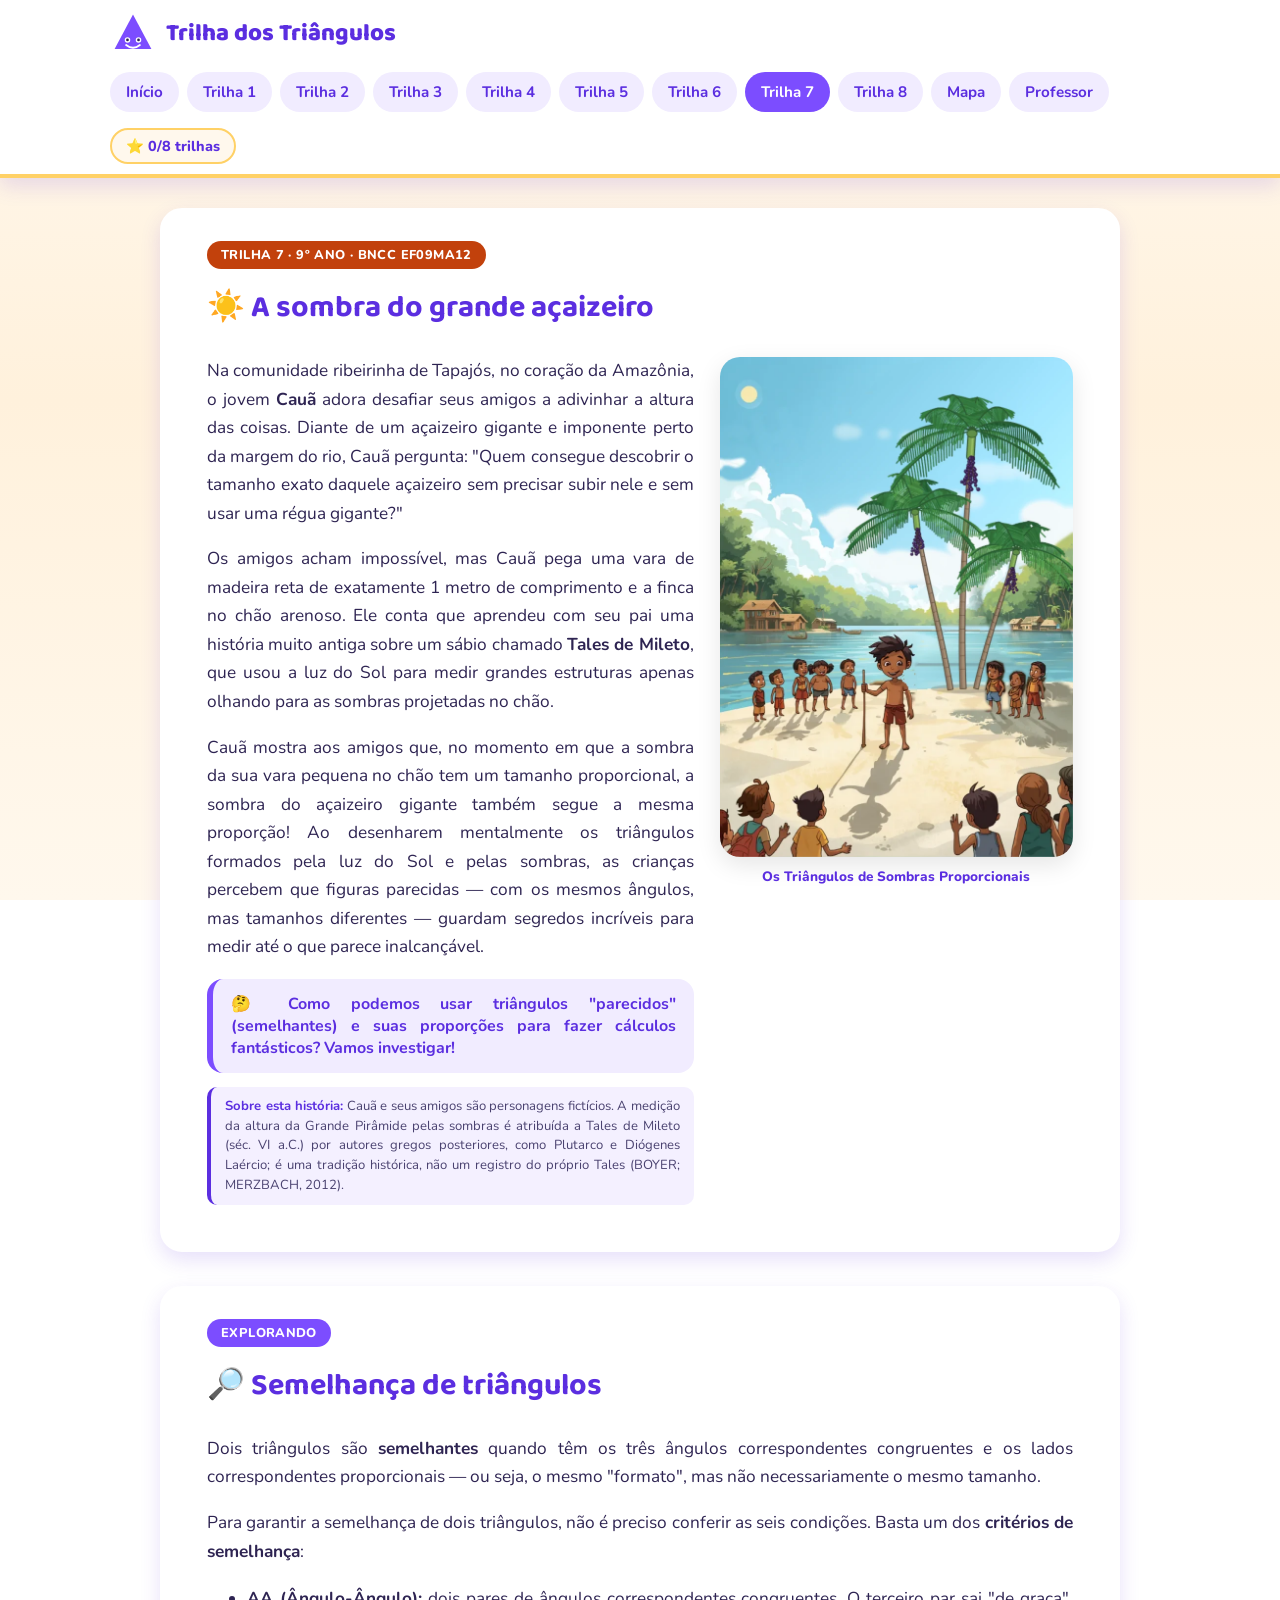
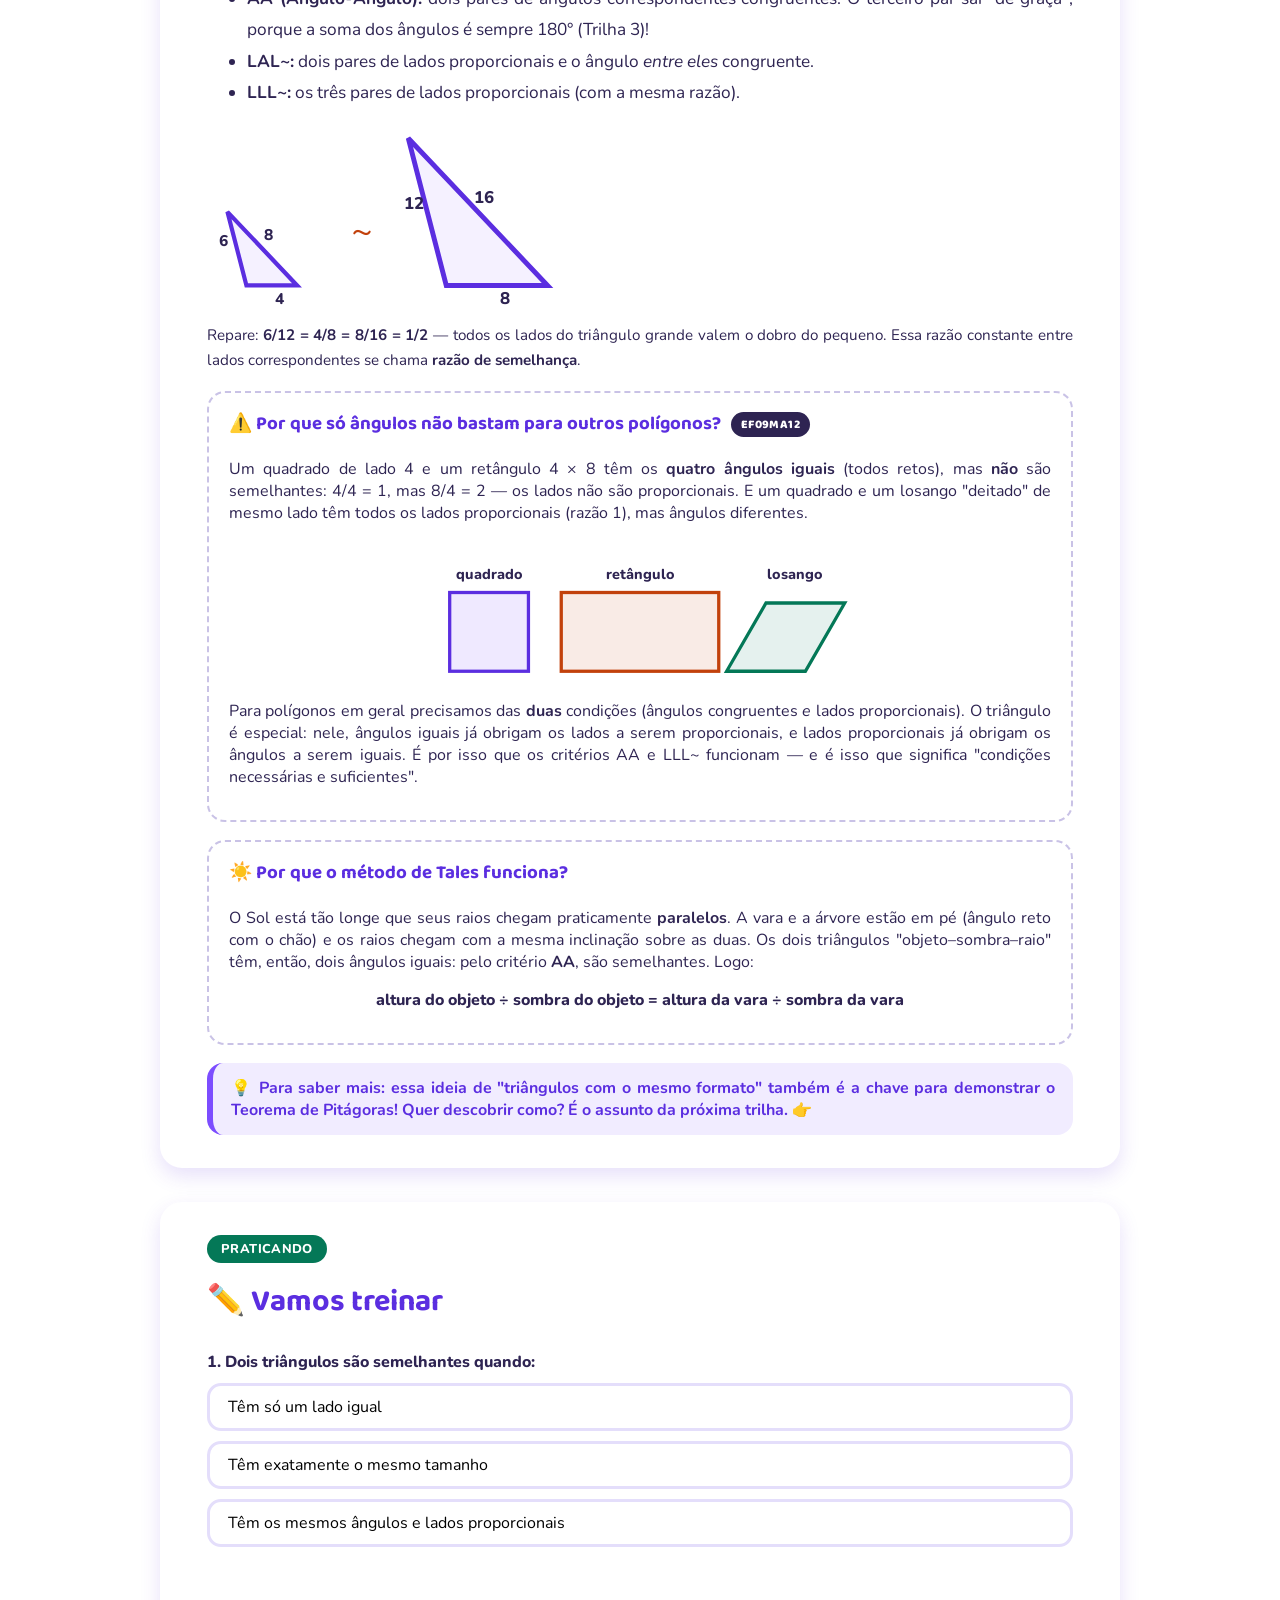
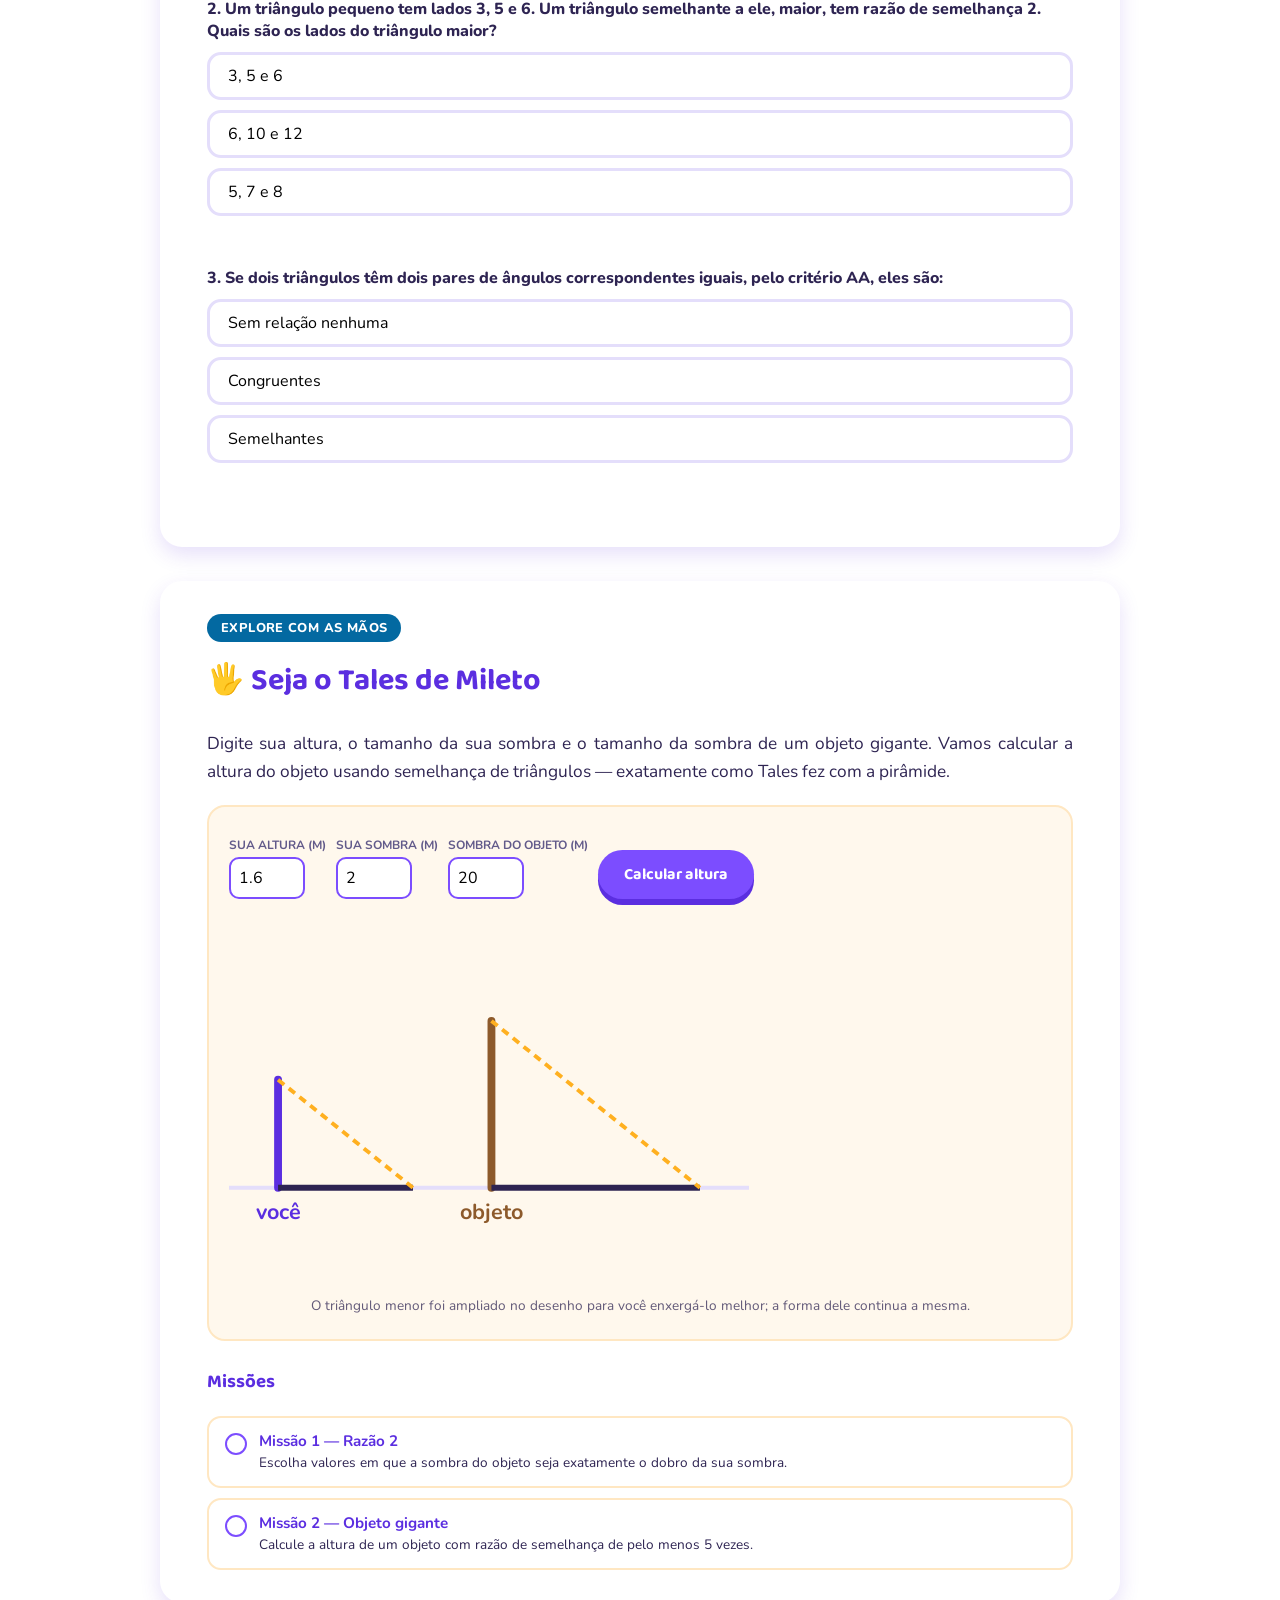
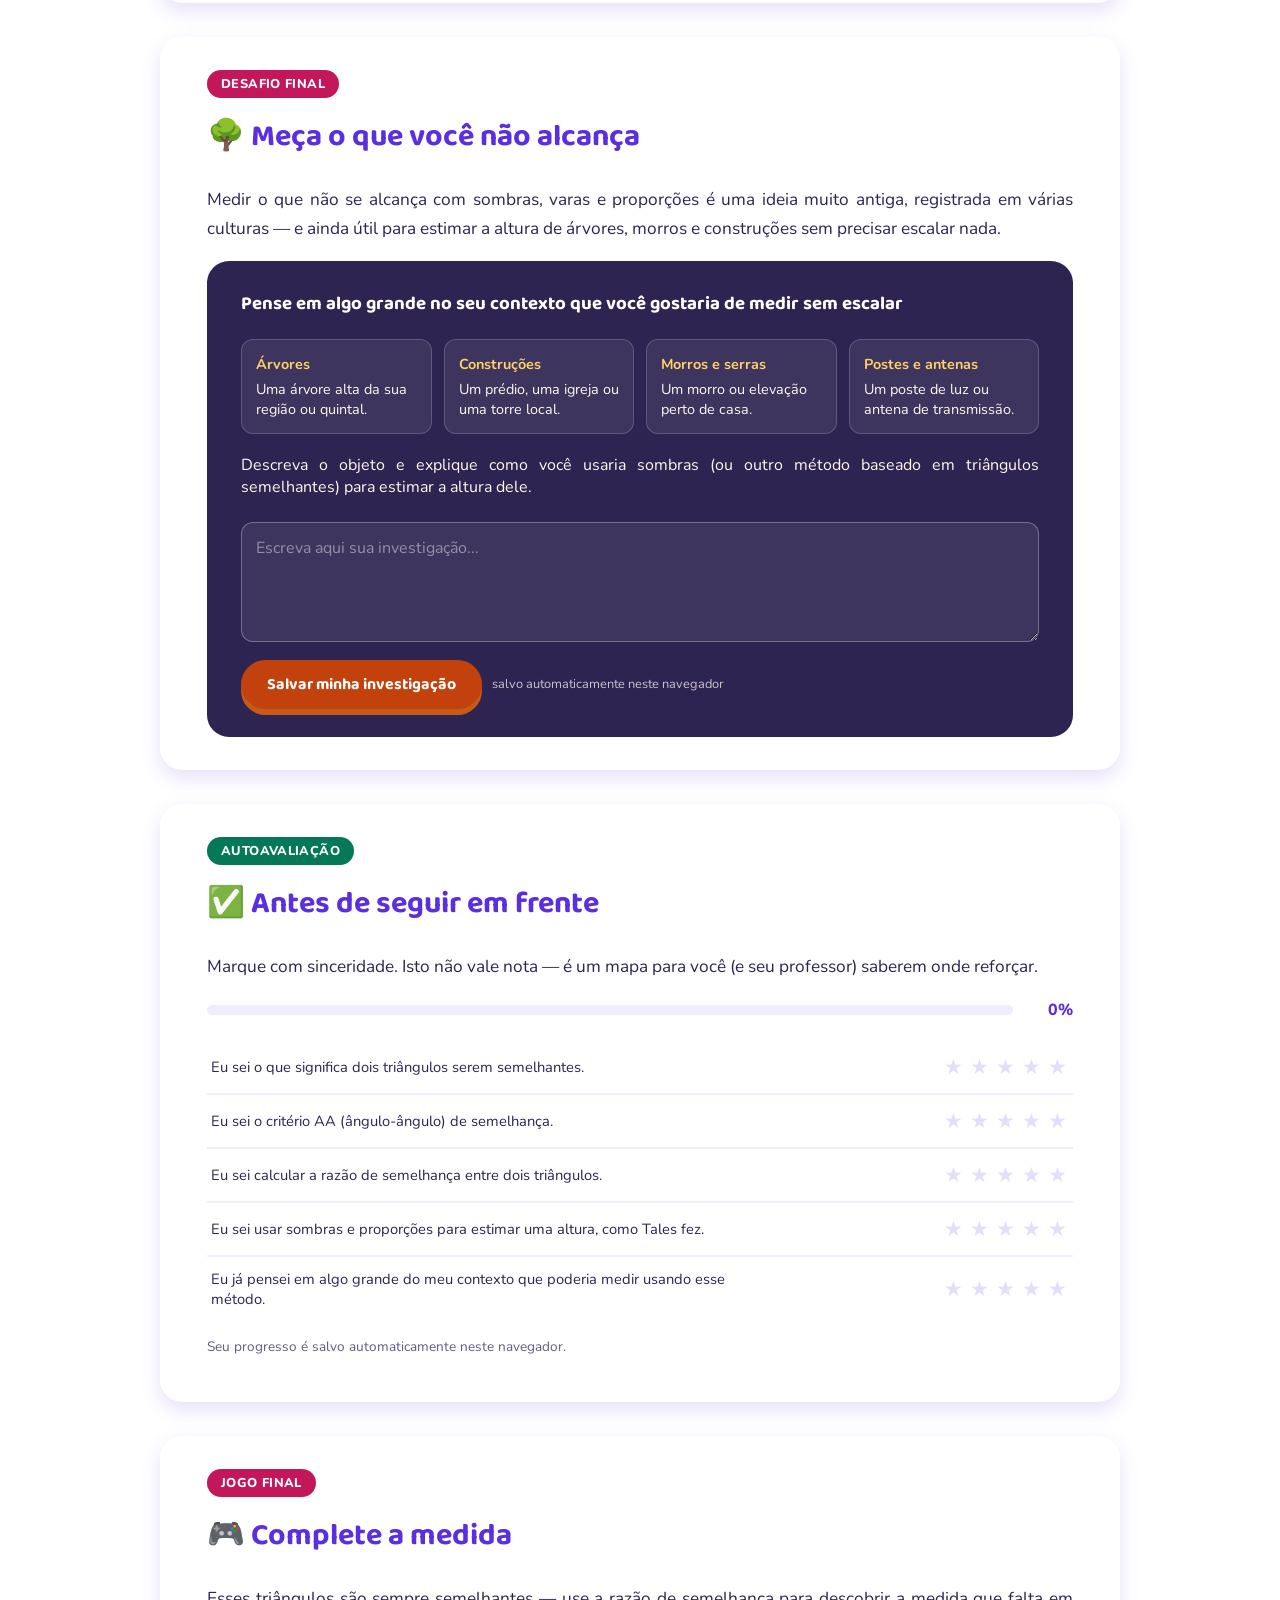
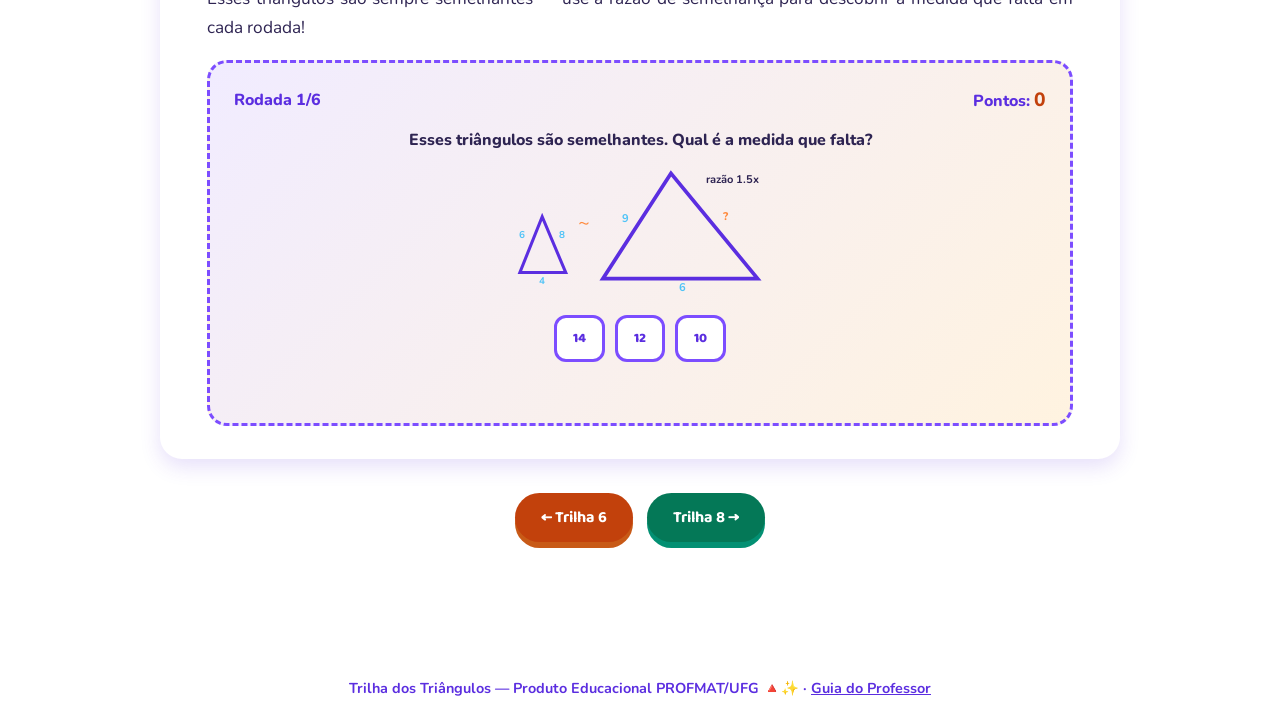
<file: trilha7.html>
<!DOCTYPE html>
<html lang="pt-BR">
<head>
<meta charset="UTF-8">
<meta name="viewport" content="width=device-width, initial-scale=1.0">
<title>Trilha 7 · Parecidos, mas não iguais · Trilha dos Triângulos</title>
<meta name="description" content="Trilha dos Triângulos: produto educacional PROFMAT/UFG sobre triângulos no Ensino Fundamental (BNCC, 6º ao 9º ano).">
<link rel="stylesheet" href="style.css">
</head>
<body>
<a class="pular" href="#conteudo">Pular para o conteúdo</a>

<header class="site-header">
  <div class="header-inner">
    <a href="index.html" class="brand">
      <svg class="mascote" viewBox="0 0 100 100" aria-hidden="true"><polygon points="50,10 90,85 10,85" fill="#7C4DFF"/><circle cx="38" cy="65" r="6" fill="#fff"/><circle cx="62" cy="65" r="6" fill="#fff"/><circle cx="38" cy="65" r="3" fill="#2E2452"/><circle cx="62" cy="65" r="3" fill="#2E2452"/><path d="M35 76 Q50 88 65 76" stroke="#fff" stroke-width="4" fill="none" stroke-linecap="round"/></svg>
      Trilha dos Triângulos
    </a>
    <nav class="main-nav" aria-label="Navegação principal">
      <a href="index.html">Início</a>
      <a href="trilha1.html">Trilha 1</a>
      <a href="trilha2.html">Trilha 2</a>
      <a href="trilha3.html">Trilha 3</a>
      <a href="trilha4.html">Trilha 4</a>
      <a href="trilha5.html">Trilha 5</a>
      <a href="trilha6.html">Trilha 6</a>
      <a href="trilha7.html" class="active">Trilha 7</a>
      <a href="trilha8.html">Trilha 8</a>
      <a href="index.html#mapa">Mapa</a>
      <a href="professor.html">Professor</a>
    </nav>
    <div class="progresso-pill" data-progresso-pill>⭐ 0/8 trilhas</div>
  </div>
</header>

<main class="container" id="conteudo">

  <!-- ============ CONTEXTUALIZAÇÃO ============ -->
  <section class="section-card">
    <span class="tag laranja">TRILHA 7 · 9º ANO · BNCC EF09MA12</span>
    <h2>☀️ A sombra do grande açaizeiro</h2>
    
    <div class="contexto-flex">
      <div class="texto">
        <p class="lead" style="text-align: justify;">Na comunidade ribeirinha de Tapajós, no coração da Amazônia, o jovem <strong>Cauã</strong> adora desafiar seus amigos a adivinhar a altura das coisas. Diante de um açaizeiro gigante e imponente perto da margem do rio, Cauã pergunta: "Quem consegue descobrir o tamanho exato daquele açaizeiro sem precisar subir nele e sem usar uma régua gigante?"</p>
        <p class="lead" style="text-align: justify;">Os amigos acham impossível, mas Cauã pega uma vara de madeira reta de exatamente 1 metro de comprimento e a finca no chão arenoso. Ele conta que aprendeu com seu pai uma história muito antiga sobre um sábio chamado <strong>Tales de Mileto</strong>, que usou a luz do Sol para medir grandes estruturas apenas olhando para as sombras projetadas no chão.</p>
        <p class="lead" style="text-align: justify;">Cauã mostra aos amigos que, no momento em que a sombra da sua vara pequena no chão tem um tamanho proporcional, a sombra do açaizeiro gigante também segue a mesma proporção! Ao desenharem mentalmente os triângulos formados pela luz do Sol e pelas sombras, as crianças percebem que figuras parecidas — com os mesmos ângulos, mas tamanhos diferentes — guardam segredos incríveis para medir até o que parece inalcançável.</p>
        <div class="balaozinho" style="text-align: justify;">🤔 Como podemos usar triângulos "parecidos" (semelhantes) e suas proporções para fazer cálculos fantásticos? Vamos investigar!</div>
        <p class="nota-narrativa"><strong>Sobre esta história:</strong> Cauã e seus amigos são personagens fictícios. A medição da altura da Grande Pirâmide pelas sombras é atribuída a Tales de Mileto (séc. VI a.C.) por autores gregos posteriores, como Plutarco e Diógenes Laércio; é uma tradição histórica, não um registro do próprio Tales (BOYER; MERZBACH, 2012).</p>
      </div>
      <div class="imagem">
        <figure style="margin:0;">
          <img src="img/trilha7.webp" width="720" height="1019" decoding="async" alt="Cauã medindo a sombra do açaizeiro usando uma vara de um metro" style="width:100%; height:auto; border-radius:20px; display:block; box-shadow: 0 8px 24px rgba(0,0,0,0.1);">
          <figcaption style="text-align:center; font-size:0.85rem; color:var(--roxo-escuro); margin-top:10px; font-weight:800;">Os Triângulos de Sombras Proporcionais</figcaption>
        </figure>
      </div>
    </div>
  </section>
  <!-- ============ EXPLORANDO ============ -->
  <section class="section-card">
    <span class="tag roxo">EXPLORANDO</span>
    <h2>🔎 Semelhança de triângulos</h2>
    <p class="lead">Dois triângulos são <strong>semelhantes</strong> quando têm os três ângulos correspondentes congruentes e os lados correspondentes proporcionais — ou seja, o mesmo "formato", mas não necessariamente o mesmo tamanho.</p>
    <p class="lead">Para garantir a semelhança de dois triângulos, não é preciso conferir as seis condições. Basta um dos <strong>critérios de semelhança</strong>:</p>
    <ul class="lead" style="line-height:1.8;">
      <li><strong>AA (Ângulo-Ângulo):</strong> dois pares de ângulos correspondentes congruentes. O terceiro par sai "de graça", porque a soma dos ângulos é sempre 180° (Trilha 3)!</li>
      <li><strong>LAL~:</strong> dois pares de lados proporcionais e o ângulo <em>entre eles</em> congruente.</li>
      <li><strong>LLL~:</strong> os três pares de lados proporcionais (com a mesma razão).</li>
    </ul>

    <div class="center">
      <svg viewBox="0 -14 270 130" style="width:min(380px,95%);" role="img" aria-label="Triângulo de lados 4, 6 e 8 semelhante a triângulo de lados 8, 12 e 16."><polygon points="28.0,100.0 64.0,100.0 14.5,47.7" fill="rgba(124,77,255,.08)" stroke="#5B2EE0" stroke-width="3"/><text x="51.7" y="113.4" text-anchor="middle" font-size="11" fill="#2E2452" font-weight="800">4</text><text x="11.9" y="72.1" text-anchor="middle" font-size="11" fill="#2E2452" font-weight="800">6</text><text x="43.6" y="67.8" text-anchor="middle" font-size="11" fill="#2E2452" font-weight="800">8</text><text x="110" y="70" text-anchor="middle" font-size="26" fill="#C2410C">~</text><polygon points="170.0,100.0 242.0,100.0 143.0,-4.6" fill="rgba(124,77,255,.08)" stroke="#5B2EE0" stroke-width="3.5"/><text x="211.7" y="113.4" text-anchor="middle" font-size="12" fill="#2E2452" font-weight="800">8</text><text x="147.1" y="46.0" text-anchor="middle" font-size="12" fill="#2E2452" font-weight="800">12</text><text x="196.8" y="41.6" text-anchor="middle" font-size="12" fill="#2E2452" font-weight="800">16</text></svg>
    </div>
    <p class="lead" style="font-size:0.95rem;">Repare: <strong>6/12 = 4/8 = 8/16 = 1/2</strong> — todos os lados do triângulo grande valem o dobro do pequeno. Essa razão constante entre lados correspondentes se chama <strong>razão de semelhança</strong>.</p>

    <div class="demo-box">
      <h3>⚠️ Por que só ângulos não bastam para outros polígonos? <span class="bncc-chip">EF09MA12</span></h3>
      <p>Um quadrado de lado 4 e um retângulo 4 × 8 têm os <strong>quatro ângulos iguais</strong> (todos retos), mas <strong>não</strong> são semelhantes: 4/4 = 1, mas 8/4 = 2 — os lados não são proporcionais. E um quadrado e um losango "deitado" de mesmo lado têm todos os lados proporcionais (razão 1), mas ângulos diferentes.</p>
      <svg class="passo-figura" viewBox="0 0 320 110" role="img" aria-label="Quadrado, retângulo e losango: contraexemplos de semelhança para quadriláteros.">
        <rect x="15" y="40" width="60" height="60" fill="rgba(124,77,255,.12)" stroke="#5B2EE0" stroke-width="2.5"/>
        <rect x="100" y="40" width="120" height="60" fill="rgba(194,65,12,.10)" stroke="#C2410C" stroke-width="2.5"/>
        <polygon points="240,100 300,100 330,48 270,48" transform="translate(-14,0)" fill="rgba(4,120,87,.10)" stroke="#047857" stroke-width="2.5"/>
        <text x="45" y="30" text-anchor="middle" font-size="11" font-weight="800" fill="#2E2452">quadrado</text>
        <text x="160" y="30" text-anchor="middle" font-size="11" font-weight="800" fill="#2E2452">retângulo</text>
        <text x="278" y="30" text-anchor="middle" font-size="11" font-weight="800" fill="#2E2452">losango</text>
      </svg>
      <p>Para polígonos em geral precisamos das <strong>duas</strong> condições (ângulos congruentes <em>e</em> lados proporcionais). O triângulo é especial: nele, ângulos iguais já obrigam os lados a serem proporcionais, e lados proporcionais já obrigam os ângulos a serem iguais. É por isso que os critérios AA e LLL~ funcionam — e é isso que significa "condições necessárias e suficientes".</p>
    </div>
    <div class="demo-box">
      <h3>☀️ Por que o método de Tales funciona?</h3>
      <p>O Sol está tão longe que seus raios chegam praticamente <strong>paralelos</strong>. A vara e a árvore estão em pé (ângulo reto com o chão) e os raios chegam com a mesma inclinação sobre as duas. Os dois triângulos "objeto–sombra–raio" têm, então, dois ângulos iguais: pelo critério <strong>AA</strong>, são semelhantes. Logo:</p>
      <p class="center" style="font-weight:800;">altura do objeto ÷ sombra do objeto = altura da vara ÷ sombra da vara</p>
    </div>
    <div class="balaozinho">💡 Para saber mais: essa ideia de "triângulos com o mesmo formato" também é a chave para demonstrar o Teorema de Pitágoras! Quer descobrir como? É o assunto da próxima trilha. 👉</div>
  </section>

  <!-- ============ PRATICANDO ============ -->
  <section class="section-card">
    <span class="tag verde">PRATICANDO</span>
    <h2>✏️ Vamos treinar</h2>

    <div class="quiz-item" data-correta="0">
      <div class="quiz-pergunta">1. Dois triângulos são semelhantes quando:</div>
      <div class="quiz-opcoes">
        <button type="button" class="quiz-opcao" data-valor="0">Têm os mesmos ângulos e lados proporcionais</button>
        <button type="button" class="quiz-opcao" data-valor="1">Têm exatamente o mesmo tamanho</button>
        <button type="button" class="quiz-opcao" data-valor="2">Têm só um lado igual</button>
      </div>
      <div class="quiz-feedback" aria-live="polite"></div>
    </div>

    <div class="quiz-item" data-correta="1">
      <div class="quiz-pergunta">2. Um triângulo pequeno tem lados 3, 5 e 6. Um triângulo semelhante a ele, maior, tem razão de semelhança 2. Quais são os lados do triângulo maior?</div>
      <div class="quiz-opcoes">
        <button type="button" class="quiz-opcao" data-valor="0">5, 7 e 8</button>
        <button type="button" class="quiz-opcao" data-valor="1">6, 10 e 12</button>
        <button type="button" class="quiz-opcao" data-valor="2">3, 5 e 6</button>
      </div>
      <div class="quiz-feedback" aria-live="polite"></div>
    </div>

    <div class="quiz-item" data-correta="1">
      <div class="quiz-pergunta">3. Se dois triângulos têm dois pares de ângulos correspondentes iguais, pelo critério AA, eles são:</div>
      <div class="quiz-opcoes">
        <button type="button" class="quiz-opcao" data-valor="0">Congruentes</button>
        <button type="button" class="quiz-opcao" data-valor="1">Semelhantes</button>
        <button type="button" class="quiz-opcao" data-valor="2">Sem relação nenhuma</button>
      </div>
      <div class="quiz-feedback" aria-live="polite"></div>
    </div>
  </section>

  <!-- ============ EXPLORE COM AS MÃOS ============ -->
  <section class="section-card">
    <span class="tag azul">EXPLORE COM AS MÃOS</span>
    <h2>🖐️ Seja o Tales de Mileto</h2>
    <p class="lead">Digite sua altura, o tamanho da sua sombra e o tamanho da sombra de um objeto gigante. Vamos calcular a altura do objeto usando semelhança de triângulos — exatamente como Tales fez com a pirâmide.</p>

    <div class="applet-card">
      <div class="nt-row">
        <div class="nt-field"><label for="et7-altura">Sua altura (m)</label><input type="number" id="et7-altura" value="1.6" min="0.5" max="2.2" step="0.1"></div>
        <div class="nt-field"><label for="et7-sombra-pessoa">Sua sombra (m)</label><input type="number" id="et7-sombra-pessoa" value="2" min="0.2" max="10" step="0.1"></div>
        <div class="nt-field"><label for="et7-sombra-objeto">Sombra do objeto (m)</label><input type="number" id="et7-sombra-objeto" value="20" min="0.2" max="200" step="0.5"></div>
        <button class="btn" id="et7-calcular">Calcular altura</button>
      </div>
      <div class="center" style="margin-top:14px;">
        <svg id="svgSombraT7" viewBox="0 0 300 170" style="width:min(520px,98%);"></svg>
      </div>
      <p class="nt-result" id="et7-resultado"></p>
      <p class="nt-note" style="font-size:.85rem; opacity:.75; text-align:center; margin:6px 0 0;">O triângulo menor foi ampliado no desenho para você enxergá-lo melhor; a forma dele continua a mesma.</p>
    </div>

    <h3 style="color:#5B2EE0; margin-top:26px;">Missões</h3>
    <div class="tasks" id="taskListT7">
      <div class="task" data-task="razao2">
        <div class="task-check">✓</div>
        <div class="task-text"><strong>Missão 1 — Razão 2</strong><span>Escolha valores em que a sombra do objeto seja exatamente o dobro da sua sombra.</span></div>
      </div>
      <div class="task" data-task="grande">
        <div class="task-check">✓</div>
        <div class="task-text"><strong>Missão 2 — Objeto gigante</strong><span>Calcule a altura de um objeto com razão de semelhança de pelo menos 5 vezes.</span></div>
      </div>
    </div>
  </section>

  <!-- ============ DESAFIO FINAL ============ -->
  <section class="section-card">
    <span class="tag rosa">DESAFIO FINAL</span>
    <h2>🌳 Meça o que você não alcança</h2>
    <p class="lead">Medir o que não se alcança com sombras, varas e proporções é uma ideia muito antiga, registrada em várias culturas — e ainda útil para estimar a altura de árvores, morros e construções sem precisar escalar nada.</p>
    <div class="challenge-card">
      <h3>Pense em algo grande no seu contexto que você gostaria de medir sem escalar</h3>
      <div class="insp-grid">
        <div class="insp"><b>Árvores</b>Uma árvore alta da sua região ou quintal.</div>
        <div class="insp"><b>Construções</b>Um prédio, uma igreja ou uma torre local.</div>
        <div class="insp"><b>Morros e serras</b>Um morro ou elevação perto de casa.</div>
        <div class="insp"><b>Postes e antenas</b>Um poste de luz ou antena de transmissão.</div>
      </div>
      <p>Descreva o objeto e explique como você usaria sombras (ou outro método baseado em triângulos semelhantes) para estimar a altura dele.</p>
      <textarea class="reflect" id="reflectTextT7" aria-label="Sua investigação" placeholder="Escreva aqui sua investigação..."></textarea>
      <div class="challenge-actions">
        <button class="btn laranja" id="reflectSaveT7">Salvar minha investigação</button>
        <span class="save-note" id="reflectStatusT7">salvo automaticamente neste navegador</span>
      </div>
    </div>
  </section>

  <!-- ============ AUTOAVALIAÇÃO ============ -->
  <section class="section-card">
    <span class="tag verde">AUTOAVALIAÇÃO</span>
    <h2>✅ Antes de seguir em frente</h2>
    <p class="lead">Marque com sinceridade. Isto não vale nota — é um mapa para você (e seu professor) saberem onde reforçar.</p>
    <div class="assess-progress">
      <div class="assess-bar"><div class="assess-bar-fill" id="assessBarFillT7"></div></div>
      <div class="assess-pct" id="assessPctT7">0%</div>
    </div>
    <div id="assessListT7"></div>
    <p class="assess-footer" id="assessFooterT7">Seu progresso é salvo automaticamente neste navegador.</p>
  </section>

  <!-- ============ JOGO ============ -->
  <section class="section-card">
    <span class="tag rosa">JOGO FINAL</span>
    <h2>🎮 Complete a medida</h2>
    <p class="lead">Esses triângulos são sempre semelhantes — use a razão de semelhança para descobrir a medida que falta em cada rodada!</p>

    <div class="jogo-wrap">
      <div class="jogo-placar">
        <div>Rodada <span id="jogoRodadaAtual">1</span>/<span id="jogoRodadaTotal">6</span></div>
        <div>Pontos: <span class="valor" id="jogoPontos">0</span></div>
      </div>

      <div id="jogoAtivo">
        <p class="center quiz-pergunta" id="jogoPergunta">Qual é a medida que falta?</p>
        <div class="jogo-triangulo-area">
          <svg viewBox="0 0 100 100" id="jogoSvg" style="width:260px;"></svg>
        </div>
        <div class="jogo-botoes" id="jogoBotoes"></div>
        <div class="jogo-mensagem" id="jogoMensagem" aria-live="polite"></div>
      </div>

      <div id="jogoFim" class="jogo-fim" style="display:none;">
        <h3 id="jogoFimTitulo">🎉 Trilha concluída!</h3>
        <p id="jogoFimTexto"></p>
        <a href="trilha8.html" class="btn verde">Ir para a Trilha 8 ⭐</a>
      </div>
    </div>
  </section>

  <div class="center" style="margin-bottom:40px; display:flex; gap:14px; justify-content:center; flex-wrap:wrap;">
    <a href="trilha6.html" class="btn laranja">← Trilha 6</a>
    <a href="trilha8.html" class="btn verde">Trilha 8 →</a>
  </div>

</main>

<footer class="site-footer">
  Trilha dos Triângulos — Produto Educacional PROFMAT/UFG 🔺✨ · <a href="professor.html" style="text-decoration:underline;">Guia do Professor</a>
</footer>

<script src="script.js"></script>
<script>
/* ---------- Quiz "Praticando" ---------- */
document.querySelectorAll('.quiz-item').forEach(item=>{
  const correta = item.getAttribute('data-correta');
  const feedback = item.querySelector('.quiz-feedback');
  let respondido = false;
  item.querySelectorAll('.quiz-opcao').forEach(op=>{
    op.addEventListener('click', ()=>{
      if(respondido) return;
      respondido = true;
      const valor = op.getAttribute('data-valor');
      if(valor === correta){
        op.classList.add('certo');
        feedback.textContent = '✅ Isso mesmo! Mandou bem.';
        feedback.style.color = '#047857';
      }else{
        op.classList.add('errado');
        item.querySelector(`[data-valor="${correta}"]`).classList.add('certo');
        feedback.textContent = '❌ Quase! A resposta certa está em verde.';
        feedback.style.color = '#C43F6E';
      }
    });
  });
});

/* ---------- Jogo "Complete a medida" ---------- */
const rodadas = [
  { pequeno:[4,6,8], grande:[6,9,null], razao:1.5, resposta:12 },
  { pequeno:[3,5,7], grande:[9,null,21], razao:3, resposta:15 },
  { pequeno:[5,8,10], grande:[10,16,null], razao:2, resposta:20 },
  { pequeno:[6,9,12], grande:[null,18,24], razao:2, resposta:12 },
  { pequeno:[5,2,3], grande:[10,null,6], razao:2, resposta:4 },
  { pequeno:[7,3,5], grande:[null,9,15], razao:3, resposta:21 },
];

let rodadaIdx = 0;
let pontos = 0;
let travado = false;

document.getElementById('jogoRodadaTotal').textContent = rodadas.length;

function embaralhar(arr){
  const a = arr.slice();
  for(let i=a.length-1;i>0;i--){
    const j = Math.floor(Math.random()*(i+1));
    [a[i],a[j]]=[a[j],a[i]];
  }
  return a;
}

function gerarOpcoes(certo){
  const opcoes = new Set([certo]);
  while(opcoes.size < 3){
    const delta = [-4,-3,-2,2,3,4,5][Math.floor(Math.random()*7)];
    const candidato = certo + delta;
    if(candidato > 0) opcoes.add(candidato);
  }
  return embaralhar(Array.from(opcoes));
}

function svgSemelhanca(r){
  const [p1,p2,p3] = r.pequeno;
  const [g1,g2,g3] = r.grande;
  const t = (v)=> v===null ? '?' : v;
  const cor = (v)=> v===null ? '#FF8A3D' : '#4FC3F7';
  return `
    <text x="180" y="18" text-anchor="middle" font-size="9" fill="#2E2452" font-weight="700">razão ${r.razao}x</text>
    <polygon points="8,90 45,90 26,45" fill="none" stroke="#5B2EE0" stroke-width="2.5"/>
    <text x="26" y="99" text-anchor="middle" font-size="8" fill="${cor(p1)}" font-weight="700">${t(p1)}</text>
    <text x="10" y="62" text-anchor="middle" font-size="8" fill="${cor(p2)}" font-weight="700">${t(p2)}</text>
    <text x="42" y="62" text-anchor="middle" font-size="8" fill="${cor(p3)}" font-weight="700">${t(p3)}</text>
    <text x="60" y="55" text-anchor="middle" font-size="16" fill="#FF8A3D">~</text>
    <polygon points="75,95 200,95 130,10" fill="none" stroke="#5B2EE0" stroke-width="3"/>
    <text x="139" y="105" text-anchor="middle" font-size="9" fill="${cor(g1)}" font-weight="700">${t(g1)}</text>
    <text x="93" y="49" text-anchor="middle" font-size="9" fill="${cor(g2)}" font-weight="700">${t(g2)}</text>
    <text x="174" y="48" text-anchor="middle" font-size="9" fill="${cor(g3)}" font-weight="800">${t(g3)}</text>
  `;
}

function carregarRodada(){
  travado = false;
  const r = rodadas[rodadaIdx];
  document.getElementById('jogoRodadaAtual').textContent = rodadaIdx+1;
  document.getElementById('jogoMensagem').textContent = '';

  const svg = document.getElementById('jogoSvg');
  svg.setAttribute('viewBox','0 0 210 110');
  svg.innerHTML = svgSemelhanca(r);
  document.getElementById('jogoPergunta').textContent = 'Esses triângulos são semelhantes. Qual é a medida que falta?';

  const botoesDiv = document.getElementById('jogoBotoes');
  botoesDiv.innerHTML = '';
  gerarOpcoes(r.resposta).forEach(op=>{
    const btn = document.createElement('button');
    btn.textContent = op;
    btn.addEventListener('click', ()=> responder(op, btn));
    botoesDiv.appendChild(btn);
  });
}

function responder(escolha, btn){
  if(travado) return;
  travado = true;
  const r = rodadas[rodadaIdx];
  const msg = document.getElementById('jogoMensagem');
  if(escolha === r.resposta){
    pontos++;
    document.getElementById('jogoPontos').textContent = pontos;
    btn.style.background = '#06D6A0'; btn.style.color = '#fff'; btn.style.borderColor = '#06D6A0';
    msg.textContent = '✅ Isso aí! A resposta certa era ' + r.resposta + '.';
    msg.style.color = '#047857';
  }else{
    btn.style.background = '#FF6B9D'; btn.style.color = '#fff'; btn.style.borderColor = '#FF6B9D';
    msg.textContent = '❌ Era ' + r.resposta + '. Vamos para a próxima!';
    msg.style.color = '#C43F6E';
  }

  setTimeout(()=>{
    rodadaIdx++;
    if(rodadaIdx < rodadas.length){
      carregarRodada();
    }else{
      finalizarJogo();
    }
  }, 1400);
}

function finalizarJogo(){
  document.getElementById('jogoAtivo').style.display = 'none';
  const fim = document.getElementById('jogoFim');
  fim.style.display = 'block';
  document.getElementById('jogoFimTexto').textContent =
    `Você acertou ${pontos} de ${rodadas.length} desafios. Sua estrela da Trilha 7 já foi guardada — agora vamos usar essa ideia de semelhança para descobrir o Teorema de Pitágoras! 🎉`;
  marcarTrilhaConcluida('trilha7');
}

carregarRodada();

/* ============================================================
Explore com as mãos — Trilha 7 (calculadora de sombras de Tales)
============================================================ */
(function sombraT7(){
  const SVGNS = "http://www.w3.org/2000/svg";
  function el(tag, attrs){ const e = document.createElementNS(SVGNS, tag); for(const k in attrs) e.setAttribute(k, attrs[k]); return e; }

  const ia = document.getElementById('et7-altura');
  const isp = document.getElementById('et7-sombra-pessoa');
  const iso = document.getElementById('et7-sombra-objeto');
  const btn = document.getElementById('et7-calcular');
  const resultado = document.getElementById('et7-resultado');
  const svg = document.getElementById('svgSombraT7');

  const taskState = { razao2:false, grande:false };
  function updateTasksUI(){
    document.querySelectorAll('#taskListT7 .task').forEach(t=>{
      const key = t.getAttribute('data-task');
      t.classList.toggle('done', !!taskState[key]);
    });
  }

  function desenhar(alturaP, sombraP, alturaO, sombraO){
    const pxPerUnit = 85 / Math.max(alturaP, alturaO);
    let hP = alturaP*pxPerUnit, sP = Math.min(sombraP*pxPerUnit, 90);
    let hO = alturaO*pxPerUnit, sO = Math.min(sombraO*pxPerUnit, 170);
    /* amplia o triângulo menor (mantendo a forma dele) para ficar bem visível */
    const MIN_H = 55;
    if (hP <= hO) {
      const f = Math.max(1, Math.min(MIN_H / hP, 100 / sP, hO / hP));
      hP *= f; sP *= f;
    } else {
      const f = Math.max(1, Math.min(MIN_H / hO, 170 / sO, hP / hO));
      hO *= f; sO *= f;
    }
    const baseY = 140;
    const xP0 = 25;
    const xO0 = xP0 + sP + 40;
    const larguraTotal = xO0 + sO + 25;

    svg.setAttribute('viewBox', `0 0 ${larguraTotal} 170`);
    svg.innerHTML = '';
    svg.appendChild(el('line',{x1:0,y1:baseY,x2:larguraTotal,y2:baseY, stroke:'#E4DEFB','stroke-width':2}));

    svg.appendChild(el('line',{x1:xP0,y1:baseY,x2:xP0,y2:baseY-hP, stroke:'#5B2EE0','stroke-width':4,'stroke-linecap':'round'}));
    svg.appendChild(el('line',{x1:xP0,y1:baseY,x2:xP0+sP,y2:baseY, stroke:'#2E2452','stroke-width':3}));
    svg.appendChild(el('line',{x1:xP0,y1:baseY-hP,x2:xP0+sP,y2:baseY, stroke:'#FFB020','stroke-width':2,'stroke-dasharray':'4 3'}));
    svg.appendChild(el('text',{x:xP0,y:baseY+16,'text-anchor':'middle','font-size':11,fill:'#5B2EE0','font-weight':'700'})).textContent = 'você';

    svg.appendChild(el('line',{x1:xO0,y1:baseY,x2:xO0,y2:baseY-hO, stroke:'#8D5A2B','stroke-width':4,'stroke-linecap':'round'}));
    svg.appendChild(el('line',{x1:xO0,y1:baseY,x2:xO0+sO,y2:baseY, stroke:'#2E2452','stroke-width':3}));
    svg.appendChild(el('line',{x1:xO0,y1:baseY-hO,x2:xO0+sO,y2:baseY, stroke:'#FFB020','stroke-width':2,'stroke-dasharray':'4 3'}));
    svg.appendChild(el('text',{x:xO0,y:baseY+16,'text-anchor':'middle','font-size':11,fill:'#8D5A2B','font-weight':'700'})).textContent = 'objeto';
  }

  function calcular(){
    const alturaP = parseFloat(ia.value), sombraP = parseFloat(isp.value), sombraO = parseFloat(iso.value);
    if(!(alturaP>0 && sombraP>0 && sombraO>0)){
      resultado.textContent = 'Preencha os três valores com números positivos.';
      resultado.className = 'nt-result bad';
      return;
    }
    const razao = sombraO/sombraP;
    const alturaO = alturaP*razao;
    resultado.textContent = `✓ Razão de semelhança = ${razao.toFixed(2).replace(".",",")}. Altura do objeto = ${String(alturaP).replace(".",",")} × ${razao.toFixed(2).replace(".",",")} = ${alturaO.toFixed(2).replace(".",",")} m.`;
    resultado.className = 'nt-result ok';
    desenhar(alturaP, sombraP, alturaO, sombraO);

    if(Math.abs(razao-2) < 0.15) taskState.razao2 = true;
    if(razao >= 5) taskState.grande = true;
    updateTasksUI();
  }

  btn.addEventListener('click', calcular);
  desenhar(1.6, 2, 16, 20);
})();

/* ---------- Desafio final — persistência local ---------- */
(function reflectionT7(){
  const ta = document.getElementById('reflectTextT7');
  const status = document.getElementById('reflectStatusT7');
  const KEY = 'trilha7-reflexao';
  try{ const saved = localStorage.getItem(KEY); if(saved) ta.value = saved; }catch(e){}
  document.getElementById('reflectSaveT7').addEventListener('click', ()=>{
    try{ localStorage.setItem(KEY, ta.value); status.textContent='salvo ✓'; setTimeout(()=>status.textContent='salvo automaticamente neste navegador',1800); }
    catch(e){ status.textContent='não foi possível salvar neste navegador'; }
  });
})();

/* ---------- Autoavaliação ---------- */
(function assessmentT7(){
  const ITEMS = [
    'Eu sei o que significa dois triângulos serem semelhantes.',
    'Eu sei o critério AA (ângulo-ângulo) de semelhança.',
    'Eu sei calcular a razão de semelhança entre dois triângulos.',
    'Eu sei usar sombras e proporções para estimar uma altura, como Tales fez.',
    'Eu já pensei em algo grande do meu contexto que poderia medir usando esse método.'
  ];
  const KEY = 'trilha7-autoavaliacao';
  let stars = {};
  try { stars = JSON.parse(localStorage.getItem(KEY) || '{}'); } catch(e){ stars = {}; }
  const list = document.getElementById('assessListT7');
  function save(){ try{ localStorage.setItem(KEY, JSON.stringify(stars)); }catch(e){} updateProgress(); }
  function updateProgress(){
    const total = ITEMS.length*5;
    let sum=0;
    ITEMS.forEach((_,i)=> sum += (stars[i]||0));
    const pct = Math.round((sum/total)*100);
    document.getElementById('assessBarFillT7').style.width = pct+'%';
    document.getElementById('assessPctT7').textContent = pct+'%';
    document.getElementById('assessFooterT7').textContent = pct===100
      ? 'Domínio completo declarado — hora de seguir para a próxima trilha!'
      : 'Seu progresso é salvo automaticamente neste navegador.';
  }
  ITEMS.forEach((text,i)=>{
    const row = document.createElement('div');
    row.className='assess-item';
    const t = document.createElement('div'); t.className='assess-item-text'; t.textContent = text;
    const starWrap = document.createElement('div'); starWrap.className='stars';
    for (let s=1; s<=5; s++){
      const b = document.createElement('button');
      b.className='star-btn' + ((stars[i]||0)>=s ? ' filled':'');
      b.textContent='★'; b.type='button'; b.setAttribute('aria-label', s+' de 5 estrelas — '+text);
      b.addEventListener('click', ()=>{
        stars[i] = (stars[i]===s) ? s-1 : s;
        starWrap.querySelectorAll('.star-btn').forEach((sb,idx)=> sb.classList.toggle('filled', idx < stars[i]));
        save();
      });
      starWrap.appendChild(b);
    }
    row.appendChild(t); row.appendChild(starWrap);
    list.appendChild(row);
  });
  updateProgress();
})();
</script>
</body>
</html>
</file>
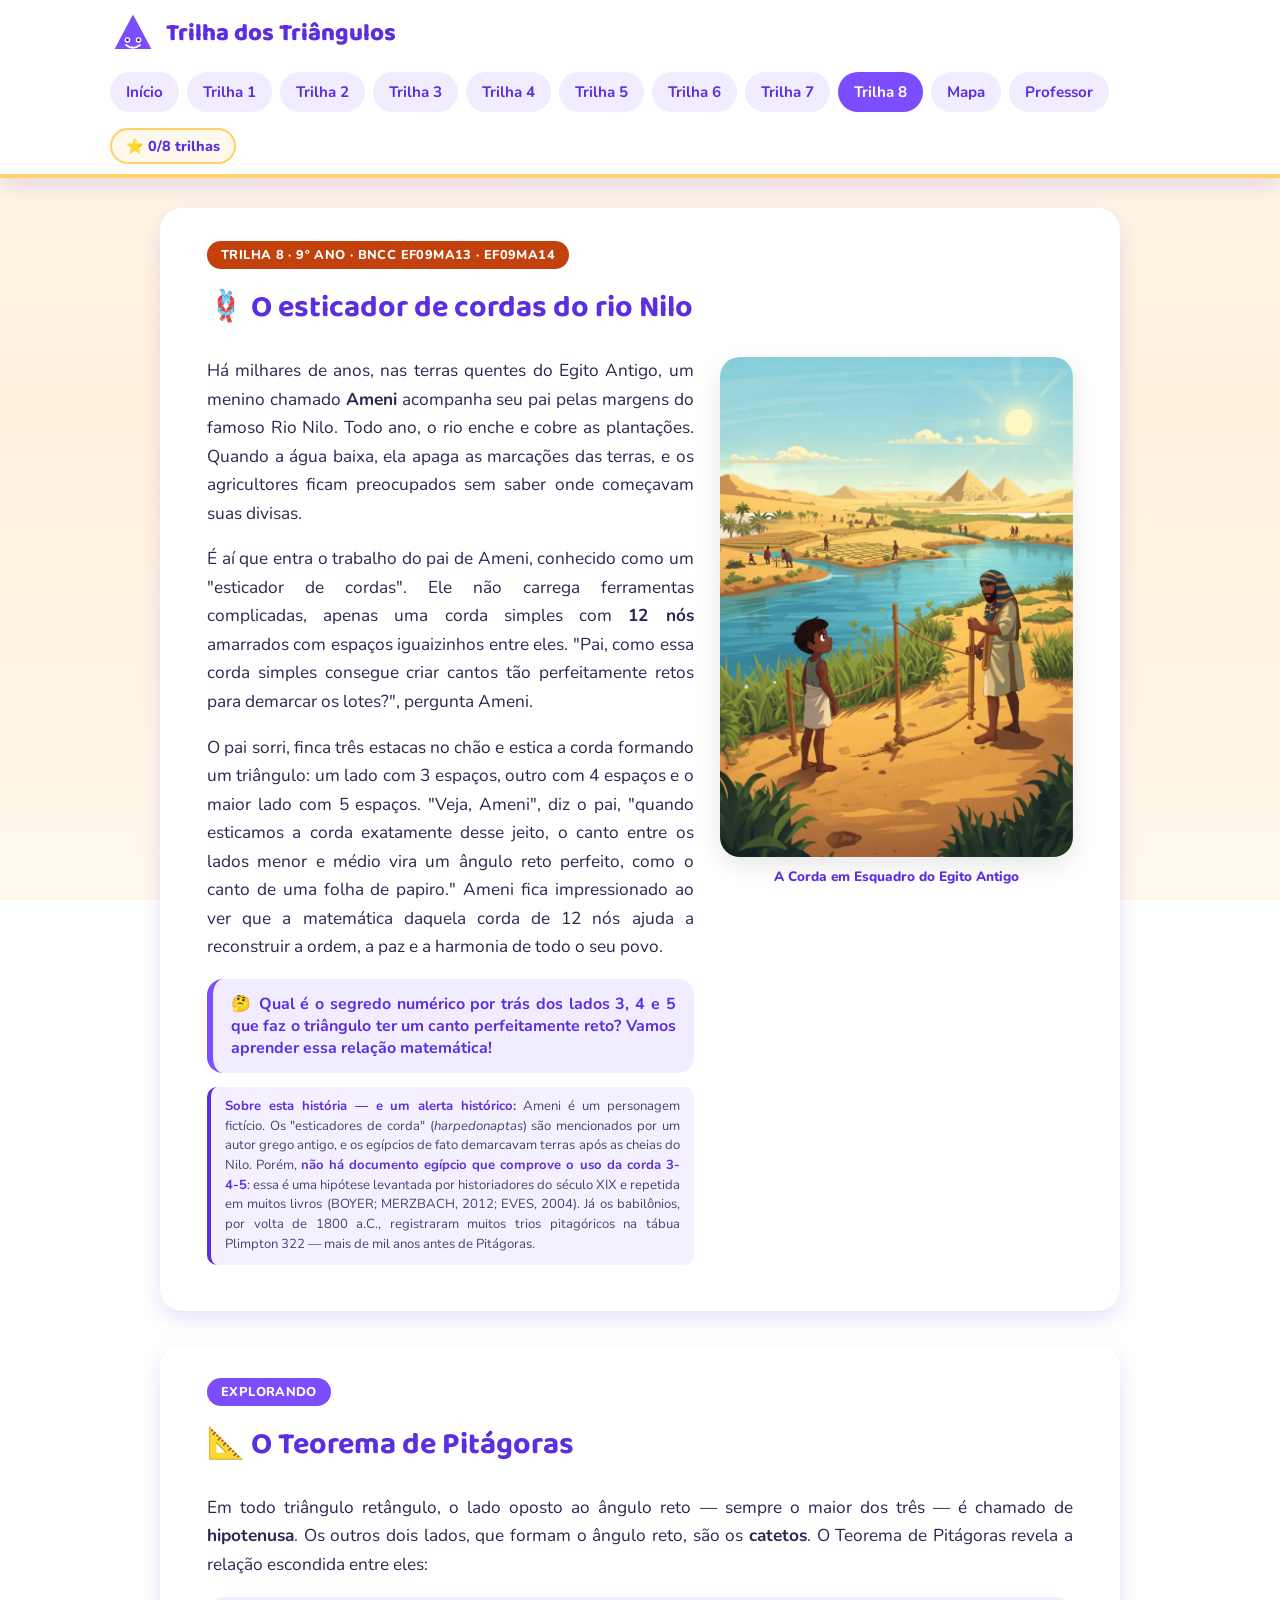
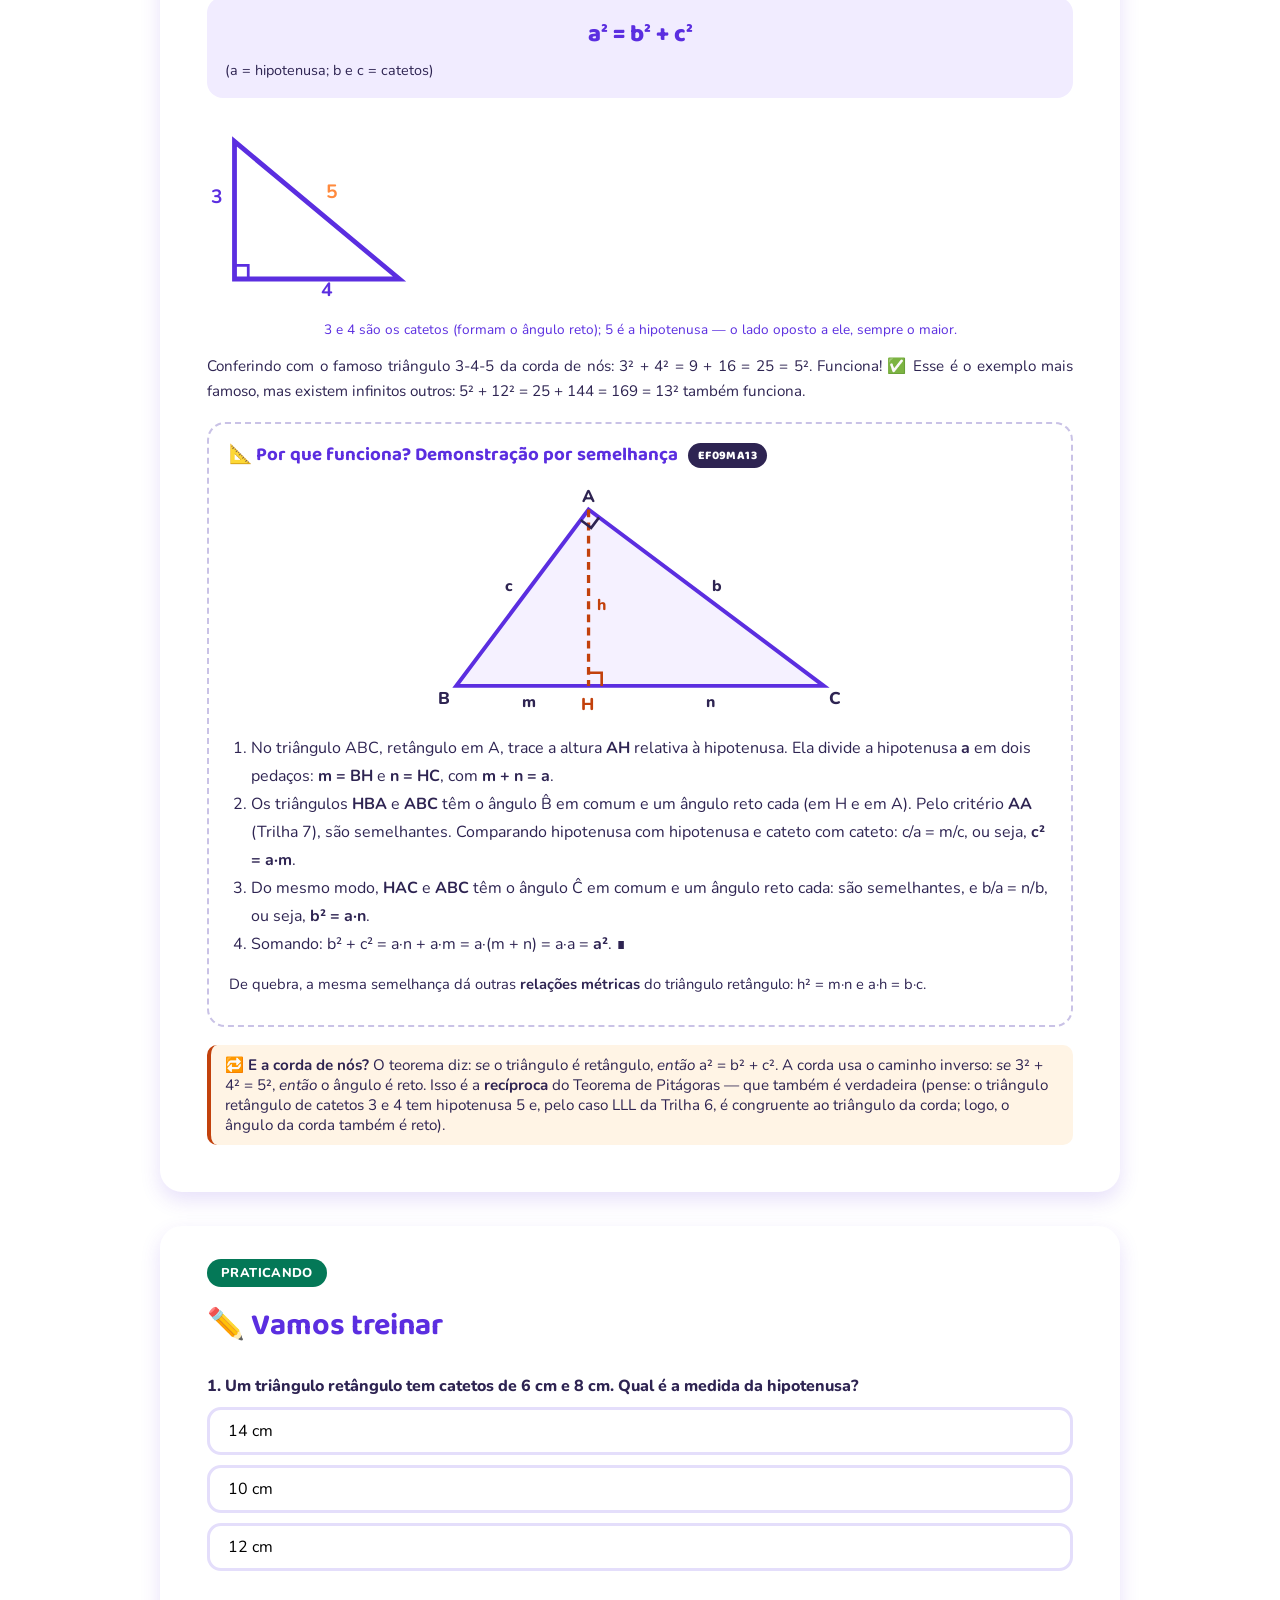
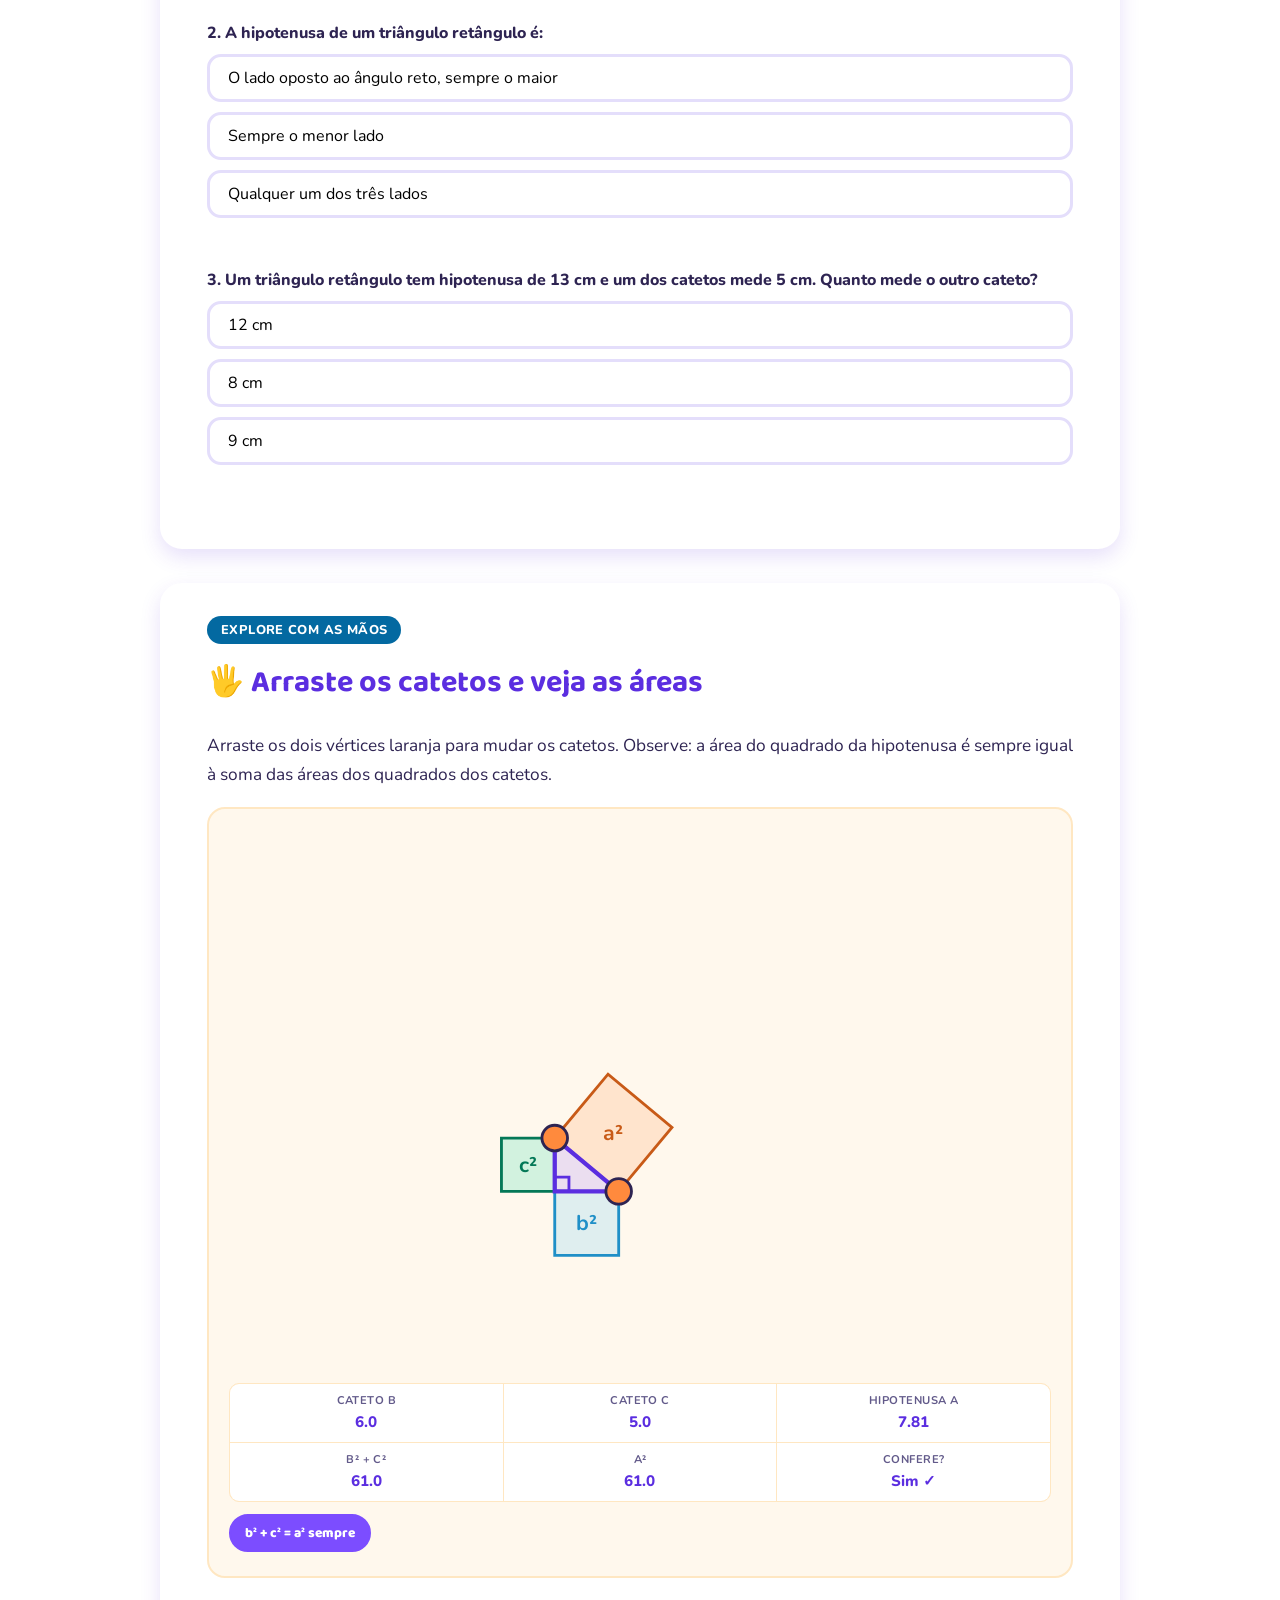
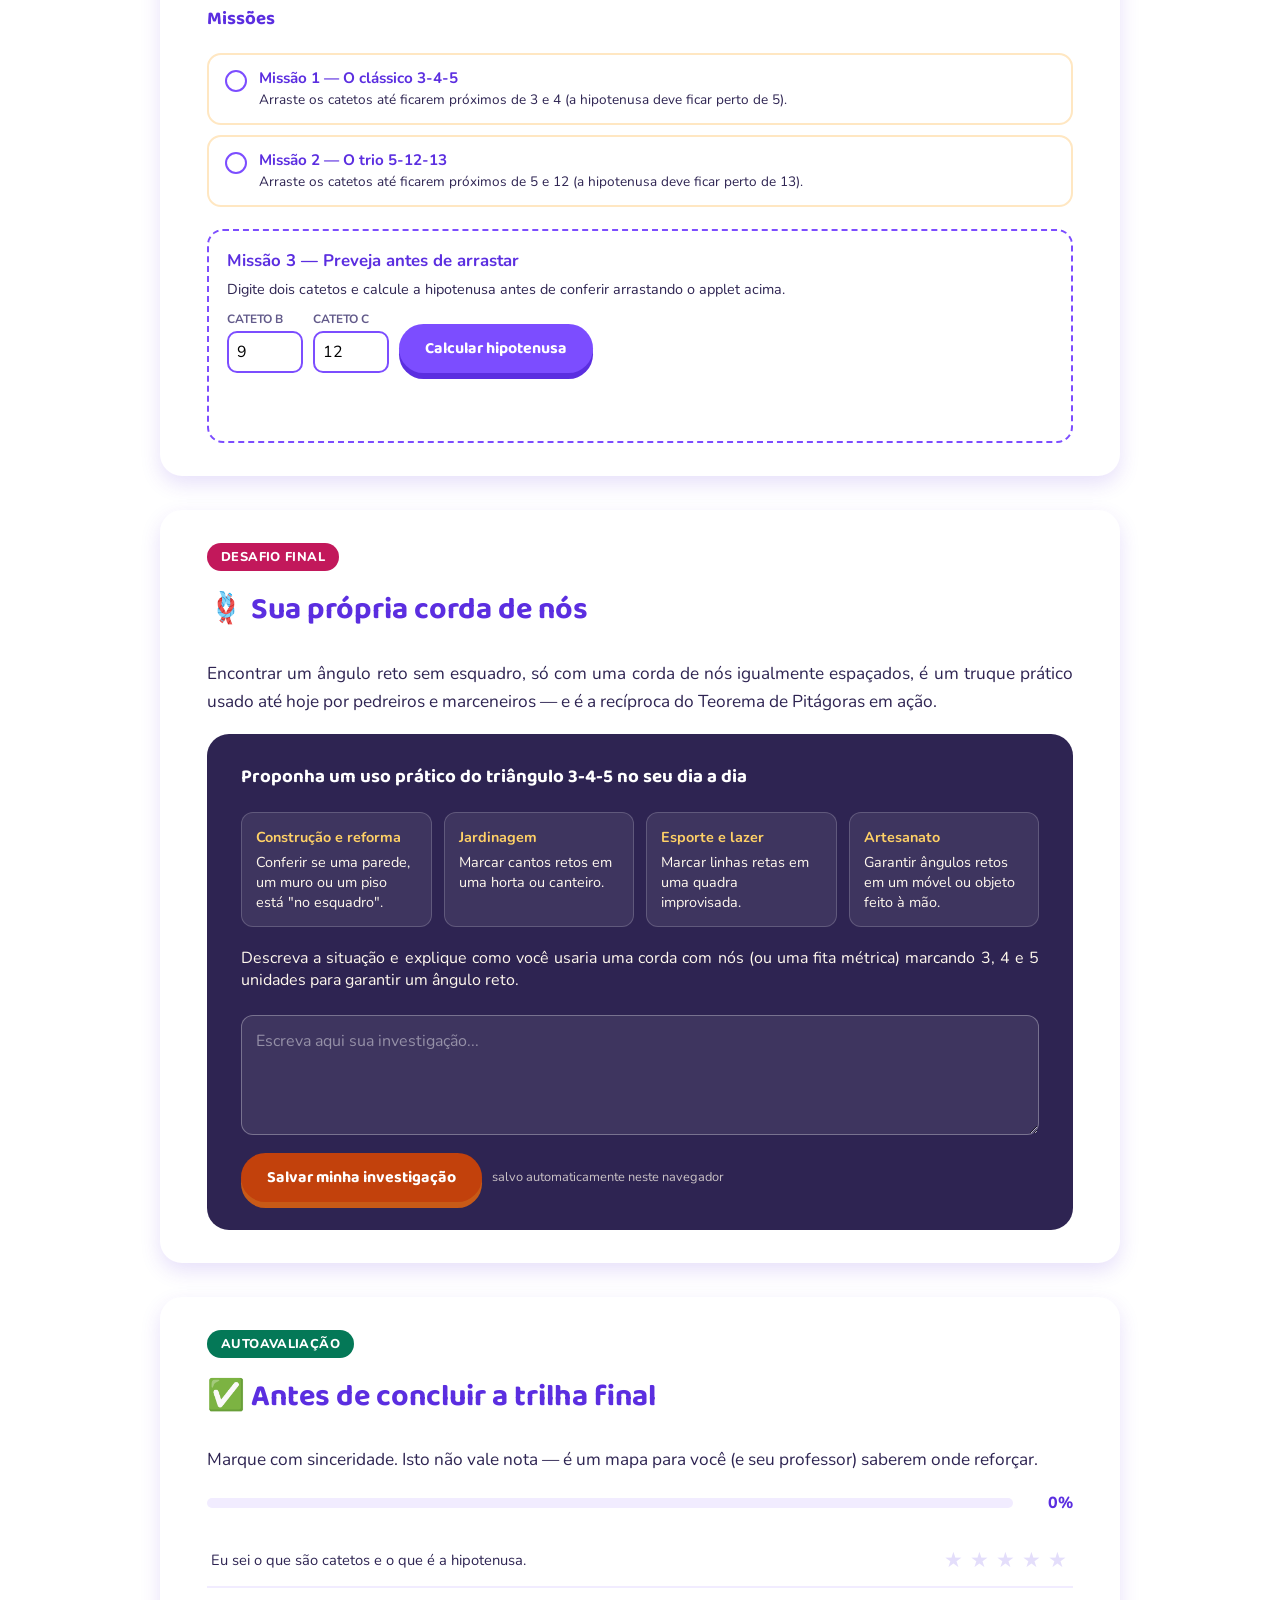
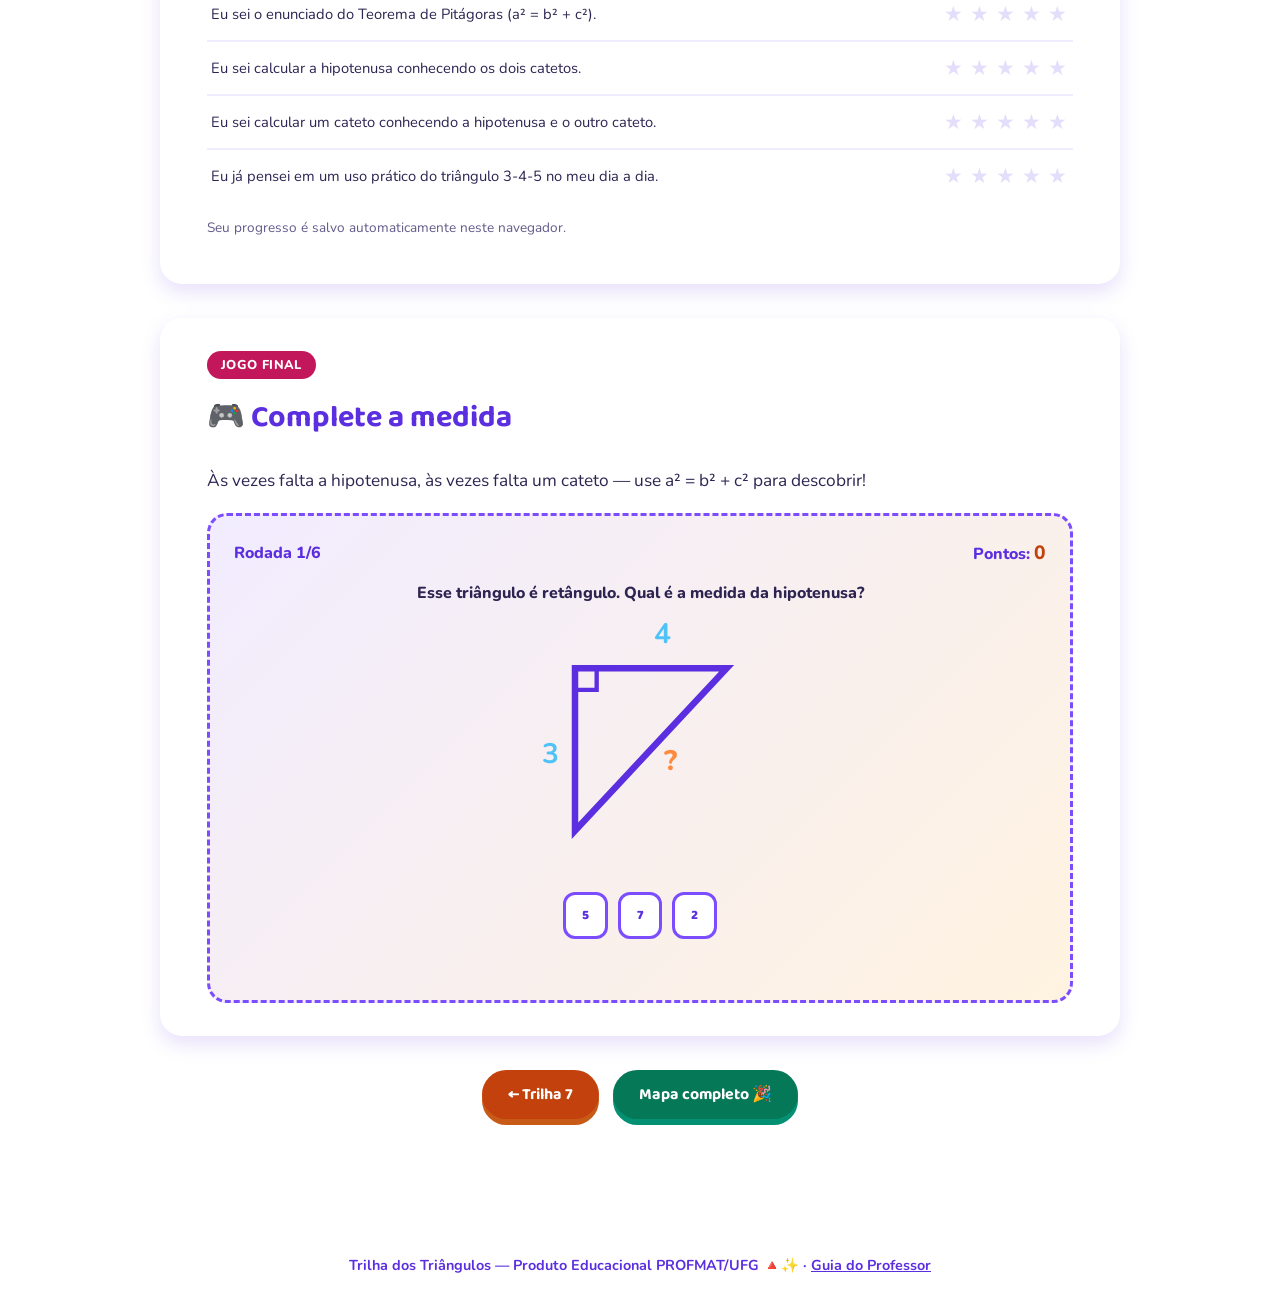
<file: trilha8.html>
<!DOCTYPE html>
<html lang="pt-BR">
<head>
<meta charset="UTF-8">
<meta name="viewport" content="width=device-width, initial-scale=1.0">
<title>Trilha 8 · A corda dos 12 nós · Trilha dos Triângulos</title>
<meta name="description" content="Trilha dos Triângulos: produto educacional PROFMAT/UFG sobre triângulos no Ensino Fundamental (BNCC, 6º ao 9º ano).">
<link rel="stylesheet" href="style.css">
<style>
  .pitagoras-box{ text-align:center; background:#F1ECFF; border-radius:16px; padding:18px; margin:16px 0; }
  .pitagoras-box .formula{ font-family:'Baloo 2',cursive; font-size:1.5rem; font-weight:800; color:#5B2EE0; }
</style>
</head>
<body>
<a class="pular" href="#conteudo">Pular para o conteúdo</a>

<header class="site-header">
  <div class="header-inner">
    <a href="index.html" class="brand">
      <svg class="mascote" viewBox="0 0 100 100" aria-hidden="true"><polygon points="50,10 90,85 10,85" fill="#7C4DFF"/><circle cx="38" cy="65" r="6" fill="#fff"/><circle cx="62" cy="65" r="6" fill="#fff"/><circle cx="38" cy="65" r="3" fill="#2E2452"/><circle cx="62" cy="65" r="3" fill="#2E2452"/><path d="M35 76 Q50 88 65 76" stroke="#fff" stroke-width="4" fill="none" stroke-linecap="round"/></svg>
      Trilha dos Triângulos
    </a>
    <nav class="main-nav" aria-label="Navegação principal">
      <a href="index.html">Início</a>
      <a href="trilha1.html">Trilha 1</a>
      <a href="trilha2.html">Trilha 2</a>
      <a href="trilha3.html">Trilha 3</a>
      <a href="trilha4.html">Trilha 4</a>
      <a href="trilha5.html">Trilha 5</a>
      <a href="trilha6.html">Trilha 6</a>
      <a href="trilha7.html">Trilha 7</a>
      <a href="trilha8.html" class="active">Trilha 8</a>
      <a href="index.html#mapa">Mapa</a>
      <a href="professor.html">Professor</a>
    </nav>
    <div class="progresso-pill" data-progresso-pill>⭐ 0/8 trilhas</div>
  </div>
</header>

<main class="container" id="conteudo">

  <!-- ============ CONTEXTUALIZAÇÃO ============ -->
  <section class="section-card">
    <span class="tag laranja">TRILHA 8 · 9º ANO · BNCC EF09MA13 · EF09MA14</span>
    <h2>🪢 O esticador de cordas do rio Nilo</h2>
    
    <div class="contexto-flex">
      <div class="texto">
        <p class="lead" style="text-align: justify;">Há milhares de anos, nas terras quentes do Egito Antigo, um menino chamado <strong>Ameni</strong> acompanha seu pai pelas margens do famoso Rio Nilo. Todo ano, o rio enche e cobre as plantações. Quando a água baixa, ela apaga as marcações das terras, e os agricultores ficam preocupados sem saber onde começavam suas divisas.</p>
        <p class="lead" style="text-align: justify;">É aí que entra o trabalho do pai de Ameni, conhecido como um "esticador de cordas". Ele não carrega ferramentas complicadas, apenas uma corda simples com <strong>12 nós</strong> amarrados com espaços iguaizinhos entre eles. "Pai, como essa corda simples consegue criar cantos tão perfeitamente retos para demarcar os lotes?", pergunta Ameni.</p>
        <p class="lead" style="text-align: justify;">O pai sorri, finca três estacas no chão e estica a corda formando um triângulo: um lado com 3 espaços, outro com 4 espaços e o maior lado com 5 espaços. "Veja, Ameni", diz o pai, "quando esticamos a corda exatamente desse jeito, o canto entre os lados menor e médio vira um ângulo reto perfeito, como o canto de uma folha de papiro." Ameni fica impressionado ao ver que a matemática daquela corda de 12 nós ajuda a reconstruir a ordem, a paz e a harmonia de todo o seu povo.</p>
        <div class="balaozinho" style="text-align: justify;">🤔 Qual é o segredo numérico por trás dos lados 3, 4 e 5 que faz o triângulo ter um canto perfeitamente reto? Vamos aprender essa relação matemática!</div>
        <p class="nota-narrativa"><strong>Sobre esta história — e um alerta histórico:</strong> Ameni é um personagem fictício. Os "esticadores de corda" (<em>harpedonaptas</em>) são mencionados por um autor grego antigo, e os egípcios de fato demarcavam terras após as cheias do Nilo. Porém, <strong>não há documento egípcio que comprove o uso da corda 3-4-5</strong>: essa é uma hipótese levantada por historiadores do século XIX e repetida em muitos livros (BOYER; MERZBACH, 2012; EVES, 2004). Já os babilônios, por volta de 1800 a.C., registraram muitos trios pitagóricos na tábua Plimpton 322 — mais de mil anos antes de Pitágoras.</p>
      </div>
      <div class="imagem">
        <figure style="margin:0;">
          <img src="img/trilha8.webp" width="720" height="1019" decoding="async" alt="Ameni e o pai esticando a corda de 12 nós às margens do Rio Nilo" style="width:100%; height:auto; border-radius:20px; display:block; box-shadow: 0 8px 24px rgba(0,0,0,0.1);">
          <figcaption style="text-align:center; font-size:0.85rem; color:var(--roxo-escuro); margin-top:10px; font-weight:800;">A Corda em Esquadro do Egito Antigo</figcaption>
        </figure>
      </div>
    </div>
  </section>
  <!-- ============ EXPLORANDO ============ -->
  <section class="section-card">
    <span class="tag roxo">EXPLORANDO</span>
    <h2>📐 O Teorema de Pitágoras</h2>
    <p class="lead">Em todo triângulo retângulo, o lado oposto ao ângulo reto — sempre o maior dos três — é chamado de <strong>hipotenusa</strong>. Os outros dois lados, que formam o ângulo reto, são os <strong>catetos</strong>. O Teorema de Pitágoras revela a relação escondida entre eles:</p>

    <div class="pitagoras-box">
      <div class="formula">a² = b² + c²</div>
      <p style="margin:6px 0 0; font-size:0.9rem; color:#2E2452;">(a = hipotenusa; b e c = catetos)</p>
    </div>

    <div class="center">
      <svg viewBox="0 0 160 140" style="width:min(220px,70%);">
        <polygon points="20,120 140,120 20,20" fill="none" stroke="#5B2EE0" stroke-width="3.5"/>
        <polyline points="20,110 30,110 30,120" fill="none" stroke="#5B2EE0" stroke-width="2"/>
        <text x="87" y="132" text-anchor="middle" font-family="Nunito, sans-serif" font-size="14" fill="#5B2EE0" font-weight="700">4</text>
        <text x="7" y="65" text-anchor="middle" font-family="Nunito, sans-serif" font-size="14" fill="#5B2EE0" font-weight="700">3</text>
        <text x="91" y="61" text-anchor="middle" font-family="Nunito, sans-serif" font-size="14" fill="#FF8A3D" font-weight="700">5</text>
      </svg>
    </div>
    <p style="font-size:0.85rem; text-align:center; color:#5B2EE0;">3 e 4 são os catetos (formam o ângulo reto); 5 é a hipotenusa — o lado oposto a ele, sempre o maior.</p>

    <p class="lead" style="font-size:0.95rem;">Conferindo com o famoso triângulo 3-4-5 da corda de nós: 3² + 4² = 9 + 16 = 25 = 5². Funciona! ✅ Esse é o exemplo mais famoso, mas existem infinitos outros: 5² + 12² = 25 + 144 = 169 = 13² também funciona.</p>

    <div class="demo-box">
      <h3>📐 Por que funciona? Demonstração por semelhança <span class="bncc-chip">EF09MA13</span></h3>
      <svg class="passo-figura" viewBox="0 0 320 175" role="img" aria-label="Triângulo ABC retângulo em A, com a altura AH relativa à hipotenusa BC, que fica dividida nos segmentos m e n.">
        <polygon points="20,150 300,150 120.8,15.6" fill="rgba(124,77,255,.08)" stroke="#5B2EE0" stroke-width="3"/>
        <line x1="120.8" y1="15.6" x2="120.8" y2="150" stroke="#C2410C" stroke-width="2.5" stroke-dasharray="6 4"/>
        <polyline points="120.8,140 130.8,140 130.8,150" fill="none" stroke="#C2410C" stroke-width="2"/>
        <polyline points="114.8,23.6 122.8,29.6 128.8,21.6" fill="none" stroke="#2E2452" stroke-width="2"/>
        <text x="116" y="10" font-size="13" font-weight="800" fill="#2E2452">A</text>
        <text x="6" y="164" font-size="13" font-weight="800" fill="#2E2452">B</text>
        <text x="304" y="164" font-size="13" font-weight="800" fill="#2E2452">C</text>
        <text x="115" y="168" font-size="13" font-weight="800" fill="#C2410C">H</text>
        <text x="70" y="166" font-size="12" font-weight="800" fill="#2E2452">m</text>
        <text x="210" y="166" font-size="12" font-weight="800" fill="#2E2452">n</text>
        <text x="57" y="78" font-size="12" font-weight="800" fill="#2E2452">c</text>
        <text x="215" y="78" font-size="12" font-weight="800" fill="#2E2452">b</text>
        <text x="127" y="92" font-size="12" font-weight="800" fill="#C2410C">h</text>
      </svg>
      <ol>
        <li>No triângulo ABC, retângulo em A, trace a altura <strong>AH</strong> relativa à hipotenusa. Ela divide a hipotenusa <strong>a</strong> em dois pedaços: <strong>m = BH</strong> e <strong>n = HC</strong>, com <strong>m + n = a</strong>.</li>
        <li>Os triângulos <strong>HBA</strong> e <strong>ABC</strong> têm o ângulo B̂ em comum e um ângulo reto cada (em H e em A). Pelo critério <strong>AA</strong> (Trilha 7), são semelhantes. Comparando hipotenusa com hipotenusa e cateto com cateto: c/a = m/c, ou seja, <strong>c² = a·m</strong>.</li>
        <li>Do mesmo modo, <strong>HAC</strong> e <strong>ABC</strong> têm o ângulo Ĉ em comum e um ângulo reto cada: são semelhantes, e b/a = n/b, ou seja, <strong>b² = a·n</strong>.</li>
        <li>Somando: b² + c² = a·n + a·m = a·(m + n) = a·a = <strong>a²</strong>. ∎</li>
      </ol>
      <p style="font-size:0.92rem;">De quebra, a mesma semelhança dá outras <strong>relações métricas</strong> do triângulo retângulo: h² = m·n e a·h = b·c.</p>
    </div>
    <div class="cuidado">🔁 <strong>E a corda de nós?</strong> O teorema diz: <em>se</em> o triângulo é retângulo, <em>então</em> a² = b² + c². A corda usa o caminho inverso: <em>se</em> 3² + 4² = 5², <em>então</em> o ângulo é reto. Isso é a <strong>recíproca</strong> do Teorema de Pitágoras — que também é verdadeira (pense: o triângulo retângulo de catetos 3 e 4 tem hipotenusa 5 e, pelo caso LLL da Trilha 6, é congruente ao triângulo da corda; logo, o ângulo da corda também é reto).</div>
  </section>

  <!-- ============ PRATICANDO ============ -->
  <section class="section-card">
    <span class="tag verde">PRATICANDO</span>
    <h2>✏️ Vamos treinar</h2>

    <div class="quiz-item" data-correta="0">
      <div class="quiz-pergunta">1. Um triângulo retângulo tem catetos de 6 cm e 8 cm. Qual é a medida da hipotenusa?</div>
      <div class="quiz-opcoes">
        <button type="button" class="quiz-opcao" data-valor="0">10 cm</button>
        <button type="button" class="quiz-opcao" data-valor="1">12 cm</button>
        <button type="button" class="quiz-opcao" data-valor="2">14 cm</button>
      </div>
      <div class="quiz-feedback" aria-live="polite"></div>
    </div>

    <div class="quiz-item" data-correta="0">
      <div class="quiz-pergunta">2. A hipotenusa de um triângulo retângulo é:</div>
      <div class="quiz-opcoes">
        <button type="button" class="quiz-opcao" data-valor="0">O lado oposto ao ângulo reto, sempre o maior</button>
        <button type="button" class="quiz-opcao" data-valor="1">Qualquer um dos três lados</button>
        <button type="button" class="quiz-opcao" data-valor="2">Sempre o menor lado</button>
      </div>
      <div class="quiz-feedback" aria-live="polite"></div>
    </div>

    <div class="quiz-item" data-correta="0">
      <div class="quiz-pergunta">3. Um triângulo retângulo tem hipotenusa de 13 cm e um dos catetos mede 5 cm. Quanto mede o outro cateto?</div>
      <div class="quiz-opcoes">
        <button type="button" class="quiz-opcao" data-valor="0">12 cm</button>
        <button type="button" class="quiz-opcao" data-valor="1">8 cm</button>
        <button type="button" class="quiz-opcao" data-valor="2">9 cm</button>
      </div>
      <div class="quiz-feedback" aria-live="polite"></div>
    </div>
  </section>

  <!-- ============ EXPLORE COM AS MÃOS ============ -->
  <section class="section-card">
    <span class="tag azul">EXPLORE COM AS MÃOS</span>
    <h2>🖐️ Arraste os catetos e veja as áreas</h2>
    <p class="lead">Arraste os dois vértices laranja para mudar os catetos. Observe: a área do quadrado da hipotenusa é sempre igual à soma das áreas dos quadrados dos catetos.</p>

    <div class="applet-card">
      <svg id="svgPitagorasT8" viewBox="0 0 380 380" width="100%" style="display:block; width:100%; max-width:540px; height:auto; aspect-ratio:1/1; margin:0 auto; touch-action:none;"></svg>
      <div class="applet-readout">
        <div class="ro-cell"><span class="k">Cateto b</span><span class="v" id="et8-b">–</span></div>
        <div class="ro-cell"><span class="k">Cateto c</span><span class="v" id="et8-c">–</span></div>
        <div class="ro-cell"><span class="k">Hipotenusa a</span><span class="v" id="et8-a">–</span></div>
        <div class="ro-cell"><span class="k">b² + c²</span><span class="v" id="et8-soma">–</span></div>
        <div class="ro-cell"><span class="k">a²</span><span class="v" id="et8-hip2">–</span></div>
        <div class="ro-cell"><span class="k">Confere?</span><span class="v" id="et8-confere">–</span></div>
      </div>
      <div class="badges" id="et8-badges"></div>
    </div>

    <h3 style="color:#5B2EE0; margin-top:26px;">Missões</h3>
    <div class="tasks" id="taskListT8">
      <div class="task" data-task="tres45">
        <div class="task-check">✓</div>
        <div class="task-text"><strong>Missão 1 — O clássico 3-4-5</strong><span>Arraste os catetos até ficarem próximos de 3 e 4 (a hipotenusa deve ficar perto de 5).</span></div>
      </div>
      <div class="task" data-task="cinco1213">
        <div class="task-check">✓</div>
        <div class="task-text"><strong>Missão 2 — O trio 5-12-13</strong><span>Arraste os catetos até ficarem próximos de 5 e 12 (a hipotenusa deve ficar perto de 13).</span></div>
      </div>
    </div>

    <div class="numeric-tester">
      <strong style="color:#5B2EE0; font-size:1.05rem;">Missão 3 — Preveja antes de arrastar</strong>
      <p class="lead" style="font-size:0.9rem; margin:6px 0 0;">Digite dois catetos e calcule a hipotenusa antes de conferir arrastando o applet acima.</p>
      <div class="nt-row">
        <div class="nt-field"><label for="nt-b-t8">Cateto b</label><input type="number" id="nt-b-t8" value="9" min="0.5" step="0.5"></div>
        <div class="nt-field"><label for="nt-c-t8">Cateto c</label><input type="number" id="nt-c-t8" value="12" min="0.5" step="0.5"></div>
        <button class="btn" id="nt-test-t8">Calcular hipotenusa</button>
      </div>
      <p class="nt-result" id="nt-result-t8"></p>
    </div>
  </section>

  <!-- ============ DESAFIO FINAL ============ -->
  <section class="section-card">
    <span class="tag rosa">DESAFIO FINAL</span>
    <h2>🪢 Sua própria corda de nós</h2>
    <p class="lead">Encontrar um ângulo reto sem esquadro, só com uma corda de nós igualmente espaçados, é um truque prático usado até hoje por pedreiros e marceneiros — e é a recíproca do Teorema de Pitágoras em ação.</p>
    <div class="challenge-card">
      <h3>Proponha um uso prático do triângulo 3-4-5 no seu dia a dia</h3>
      <div class="insp-grid">
        <div class="insp"><b>Construção e reforma</b>Conferir se uma parede, um muro ou um piso está "no esquadro".</div>
        <div class="insp"><b>Jardinagem</b>Marcar cantos retos em uma horta ou canteiro.</div>
        <div class="insp"><b>Esporte e lazer</b>Marcar linhas retas em uma quadra improvisada.</div>
        <div class="insp"><b>Artesanato</b>Garantir ângulos retos em um móvel ou objeto feito à mão.</div>
      </div>
      <p>Descreva a situação e explique como você usaria uma corda com nós (ou uma fita métrica) marcando 3, 4 e 5 unidades para garantir um ângulo reto.</p>
      <textarea class="reflect" id="reflectTextT8" aria-label="Sua investigação" placeholder="Escreva aqui sua investigação..."></textarea>
      <div class="challenge-actions">
        <button class="btn laranja" id="reflectSaveT8">Salvar minha investigação</button>
        <span class="save-note" id="reflectStatusT8">salvo automaticamente neste navegador</span>
      </div>
    </div>
  </section>

  <!-- ============ AUTOAVALIAÇÃO ============ -->
  <section class="section-card">
    <span class="tag verde">AUTOAVALIAÇÃO</span>
    <h2>✅ Antes de concluir a trilha final</h2>
    <p class="lead">Marque com sinceridade. Isto não vale nota — é um mapa para você (e seu professor) saberem onde reforçar.</p>
    <div class="assess-progress">
      <div class="assess-bar"><div class="assess-bar-fill" id="assessBarFillT8"></div></div>
      <div class="assess-pct" id="assessPctT8">0%</div>
    </div>
    <div id="assessListT8"></div>
    <p class="assess-footer" id="assessFooterT8">Seu progresso é salvo automaticamente neste navegador.</p>
  </section>

  <!-- ============ JOGO ============ -->
  <section class="section-card">
    <span class="tag rosa">JOGO FINAL</span>
    <h2>🎮 Complete a medida</h2>
    <p class="lead">Às vezes falta a hipotenusa, às vezes falta um cateto — use a² = b² + c² para descobrir!</p>

    <div class="jogo-wrap">
      <div class="jogo-placar">
        <div>Rodada <span id="jogoRodadaAtual">1</span>/<span id="jogoRodadaTotal">6</span></div>
        <div>Pontos: <span class="valor" id="jogoPontos">0</span></div>
      </div>

      <div id="jogoAtivo">
        <p class="center quiz-pergunta" id="jogoPergunta">Qual é a medida que falta?</p>
        <div class="jogo-triangulo-area">
          <svg viewBox="-10 -10 120 120" id="jogoSvg" style="width:260px;"></svg>
        </div>
        <div class="jogo-botoes" id="jogoBotoes"></div>
        <div class="jogo-mensagem" id="jogoMensagem" aria-live="polite"></div>
      </div>

      <div id="jogoFim" class="jogo-fim" style="display:none;">
        <h3 id="jogoFimTitulo">🎉 Trilha concluída!</h3>
        <p id="jogoFimTexto"></p>
        <a href="index.html" class="btn verde">Voltar ao mapa ⭐</a>
      </div>
    </div>
  </section>

  <div class="center" style="margin-bottom:40px; display:flex; gap:14px; justify-content:center; flex-wrap:wrap;">
    <a href="trilha7.html" class="btn laranja">← Trilha 7</a>
    <a href="index.html" class="btn verde">Mapa completo 🎉</a>
  </div>

</main>

<footer class="site-footer">
  Trilha dos Triângulos — Produto Educacional PROFMAT/UFG 🔺✨ · <a href="professor.html" style="text-decoration:underline;">Guia do Professor</a>
</footer>

<script src="script.js"></script>
<script>
/* ---------- Quiz "Praticando" ---------- */
document.querySelectorAll('.quiz-item').forEach(item=>{
  const correta = item.getAttribute('data-correta');
  const feedback = item.querySelector('.quiz-feedback');
  let respondido = false;
  item.querySelectorAll('.quiz-opcao').forEach(op=>{
    op.addEventListener('click', ()=>{
      if(respondido) return;
      respondido = true;
      const valor = op.getAttribute('data-valor');
      if(valor === correta){
        op.classList.add('certo');
        feedback.textContent = '✅ Isso mesmo! Mandou bem.';
        feedback.style.color = '#047857';
      }else{
        op.classList.add('errado');
        item.querySelector(`[data-valor="${correta}"]`).classList.add('certo');
        feedback.textContent = '❌ Quase! A resposta certa está em verde.';
        feedback.style.color = '#C43F6E';
      }
    });
  });
});

/* ---------- Jogo "Complete a medida" ---------- */
const rodadas = [
  { tipo:'hipotenusa', catetos:[3,4], resposta:5 },
  { tipo:'hipotenusa', catetos:[6,8], resposta:10 },
  { tipo:'cateto', catetoConhecido:5, hipotenusa:13, resposta:12 },
  { tipo:'hipotenusa', catetos:[9,12], resposta:15 },
  { tipo:'cateto', catetoConhecido:8, hipotenusa:17, resposta:15 },
  { tipo:'cateto', catetoConhecido:7, hipotenusa:25, resposta:24 },
];

let rodadaIdx = 0;
let pontos = 0;
let travado = false;

document.getElementById('jogoRodadaTotal').textContent = rodadas.length;

function embaralhar(arr){
  const a = arr.slice();
  for(let i=a.length-1;i>0;i--){
    const j = Math.floor(Math.random()*(i+1));
    [a[i],a[j]]=[a[j],a[i]];
  }
  return a;
}

function gerarOpcoes(certo){
  const opcoes = new Set([certo]);
  while(opcoes.size < 3){
    const delta = [-4,-3,-2,2,3,4,5][Math.floor(Math.random()*7)];
    const candidato = certo + delta;
    if(candidato > 0) opcoes.add(candidato);
  }
  return embaralhar(Array.from(opcoes));
}

/* 4 posições possíveis para o ângulo reto (um em cada canto), giradas em
   passos de 90°, para o triângulo não aparecer sempre do mesmo jeito.
   A = vértice do ângulo reto; B = ao longo do "cateto2"; C = ao longo do "cateto1". */
const ORIENTACOES = [
  { A:[20,90], B:[90,90], C:[20,15] },  // reto no canto inferior-esquerdo
  { A:[90,90], B:[20,90], C:[90,15] },  // reto no canto inferior-direito
  { A:[90,15], B:[20,15], C:[90,90] },  // reto no canto superior-direito
  { A:[20,15], B:[90,15], C:[20,90] },  // reto no canto superior-esquerdo
];

function posicionarRotulo(vertice, centro, distancia){
  const dx = vertice[0]-centro[0], dy = vertice[1]-centro[1];
  const len = Math.sqrt(dx*dx+dy*dy) || 1;
  return [ vertice[0] + (dx/len)*distancia, vertice[1] + (dy/len)*distancia ];
}

function svgPitagoras(r){
  let cateto1, cateto2, hip;
  if(r.tipo === 'hipotenusa'){
    cateto1 = r.catetos[0];
    cateto2 = r.catetos[1];
    hip = '?';
  }else{
    cateto1 = r.catetoConhecido;
    cateto2 = '?';
    hip = r.hipotenusa;
  }
  const cor = (v)=> v === '?' ? '#FF8A3D' : '#4FC3F7';

  const { A, B, C } = ORIENTACOES[Math.floor(Math.random()*ORIENTACOES.length)];
  const centroide = [ (A[0]+B[0]+C[0])/3, (A[1]+B[1]+C[1])/3 ];

  const midAC = [ (A[0]+C[0])/2, (A[1]+C[1])/2 ];
  const midAB = [ (A[0]+B[0])/2, (A[1]+B[1])/2 ];
  const midBC = [ (B[0]+C[0])/2, (B[1]+C[1])/2 ];

  const posCateto1 = posicionarRotulo(midAC, centroide, 13);
  const posCateto2 = posicionarRotulo(midAB, centroide, 13);
  const posHip = posicionarRotulo(midBC, centroide, 13);

  const distAB = Math.hypot(B[0]-A[0], B[1]-A[1]);
  const distAC = Math.hypot(C[0]-A[0], C[1]-A[1]);
  const dAB = [ (B[0]-A[0])/distAB, (B[1]-A[1])/distAB ];
  const dAC = [ (C[0]-A[0])/distAC, (C[1]-A[1])/distAC ];
  const m1 = [ A[0]+dAC[0]*10, A[1]+dAC[1]*10 ];
  const m2 = [ A[0]+dAB[0]*10+dAC[0]*10, A[1]+dAB[1]*10+dAC[1]*10 ];
  const m3 = [ A[0]+dAB[0]*10, A[1]+dAB[1]*10 ];

  return `
    <polygon points="${A[0]},${A[1]} ${B[0]},${B[1]} ${C[0]},${C[1]}" fill="none" stroke="#5B2EE0" stroke-width="3"/>
    <polyline points="${m1[0]},${m1[1]} ${m2[0]},${m2[1]} ${m3[0]},${m3[1]}" fill="none" stroke="#5B2EE0" stroke-width="2"/>
    <text x="${posCateto1[0]}" y="${posCateto1[1]}" text-anchor="middle" font-size="13" fill="${cor(cateto1)}" font-weight="700">${cateto1}</text>
    <text x="${posCateto2[0]}" y="${posCateto2[1]}" text-anchor="middle" font-size="13" fill="${cor(cateto2)}" font-weight="700">${cateto2}</text>
    <text x="${posHip[0]}" y="${posHip[1]}" text-anchor="middle" font-size="13" fill="${cor(hip)}" font-weight="800">${hip}</text>
  `;
}

function carregarRodada(){
  travado = false;
  const r = rodadas[rodadaIdx];
  document.getElementById('jogoRodadaAtual').textContent = rodadaIdx+1;
  document.getElementById('jogoMensagem').textContent = '';

  const svg = document.getElementById('jogoSvg');
  svg.setAttribute('viewBox','-10 -10 120 120');
  svg.innerHTML = svgPitagoras(r);
  document.getElementById('jogoPergunta').textContent = r.tipo === 'hipotenusa'
    ? 'Esse triângulo é retângulo. Qual é a medida da hipotenusa?'
    : 'Esse triângulo é retângulo. Qual é a medida do cateto que falta?';

  const botoesDiv = document.getElementById('jogoBotoes');
  botoesDiv.innerHTML = '';
  gerarOpcoes(r.resposta).forEach(op=>{
    const btn = document.createElement('button');
    btn.textContent = op;
    btn.addEventListener('click', ()=> responder(op, btn));
    botoesDiv.appendChild(btn);
  });
}

function responder(escolha, btn){
  if(travado) return;
  travado = true;
  const r = rodadas[rodadaIdx];
  const msg = document.getElementById('jogoMensagem');
  if(escolha === r.resposta){
    pontos++;
    document.getElementById('jogoPontos').textContent = pontos;
    btn.style.background = '#06D6A0'; btn.style.color = '#fff'; btn.style.borderColor = '#06D6A0';
    msg.textContent = '✅ Isso aí! A resposta certa era ' + r.resposta + '.';
    msg.style.color = '#047857';
  }else{
    btn.style.background = '#FF6B9D'; btn.style.color = '#fff'; btn.style.borderColor = '#FF6B9D';
    msg.textContent = '❌ Era ' + r.resposta + '. Vamos para a próxima!';
    msg.style.color = '#C43F6E';
  }

  setTimeout(()=>{
    rodadaIdx++;
    if(rodadaIdx < rodadas.length){
      carregarRodada();
    }else{
      finalizarJogo();
    }
  }, 1400);
}

function finalizarJogo(){
  document.getElementById('jogoAtivo').style.display = 'none';
  const fim = document.getElementById('jogoFim');
  fim.style.display = 'block';
  document.getElementById('jogoFimTexto').textContent =
    `Você acertou ${pontos} de ${rodadas.length} desafios. Sua estrela da Trilha 8 já foi guardada — parabéns, você concluiu toda a Trilha dos Triângulos! 🎉`;
  marcarTrilhaConcluida('trilha8');
}

carregarRodada();

/* ============================================================
Explore com as mãos — Trilha 8 (quadrados de Pitágoras arrastáveis)
============================================================ */
(function pitagorasApplet(){
  const SVGNS = "http://www.w3.org/2000/svg";
  function el(tag, attrs){ const e = document.createElementNS(SVGNS, tag); for(const k in attrs) e.setAttribute(k, attrs[k]); return e; }

  const svg = document.getElementById('svgPitagorasT8');
  const P0 = {x:130, y:255}; // vértice do ângulo reto (fixo)
  const scale = 7.5; // com catetos até 16, todos os quadrados cabem no desenho (380 × 380)
  const MAXC = 16, VB = 380;
  let b = 6, c = 5; // catetos em "unidades"

  const taskState = { tres45:false, cinco1213:false };
  function updateTasksUI(){
    document.querySelectorAll('#taskListT8 .task').forEach(t=>{
      const key = t.getAttribute('data-task');
      t.classList.toggle('done', !!taskState[key]);
    });
  }

  function squareOutward(A, B, awayFrom){
    const dx = B.x-A.x, dy = B.y-A.y;
    let perp = {x:-dy, y:dx};
    const mid = {x:(A.x+B.x)/2, y:(A.y+B.y)/2};
    const distSemPerp = Math.hypot(mid.x-awayFrom.x, mid.y-awayFrom.y);
    const distComPerp = Math.hypot(mid.x+perp.x-awayFrom.x, mid.y+perp.y-awayFrom.y);
    if(distComPerp < distSemPerp){ perp = {x:dy, y:-dx}; }
    const C = {x:B.x+perp.x, y:B.y+perp.y};
    const D = {x:A.x+perp.x, y:A.y+perp.y};
    return [A,B,C,D];
  }

  function draw(){
    const P1 = {x: P0.x + b*scale, y: P0.y};      // extremidade do cateto horizontal (b)
    const P2 = {x: P0.x, y: P0.y - c*scale};       // extremidade do cateto vertical (c)
    const a = Math.hypot(P1.x-P2.x, P1.y-P2.y) / scale; // hipotenusa em unidades

    svg.innerHTML = '';
    svg.setAttribute('viewBox','0 0 '+VB+' '+VB);

    // quadrado no cateto b (abaixo)
    const qB = [P0, P1, {x:P1.x, y:P1.y+b*scale}, {x:P0.x, y:P0.y+b*scale}];
    svg.appendChild(el('polygon',{points:qB.map(p=>p.x+','+p.y).join(' '), fill:'rgba(79,195,247,0.18)', stroke:'#1F8FC7','stroke-width':2}));
    const centerB = {x:(qB[0].x+qB[2].x)/2, y:(qB[0].y+qB[2].y)/2};
    svg.appendChild(el('text',{x:centerB.x,y:centerB.y+5,'text-anchor':'middle','font-size':15,fill:'#1F8FC7','font-weight':'700'})).textContent = 'b²';

    // quadrado no cateto c (esquerda)
    const qC = [P0, P2, {x:P2.x-c*scale, y:P2.y}, {x:P0.x-c*scale, y:P0.y}];
    svg.appendChild(el('polygon',{points:qC.map(p=>p.x+','+p.y).join(' '), fill:'rgba(6,214,160,0.18)', stroke:'#047857','stroke-width':2}));
    const centerC = {x:(qC[0].x+qC[2].x)/2, y:(qC[0].y+qC[2].y)/2};
    svg.appendChild(el('text',{x:centerC.x,y:centerC.y+5,'text-anchor':'middle','font-size':15,fill:'#047857','font-weight':'700'})).textContent = 'c²';

    // quadrado na hipotenusa (para fora do triângulo)
    const qA = squareOutward(P1, P2, P0);
    svg.appendChild(el('polygon',{points:qA.map(p=>p.x+','+p.y).join(' '), fill:'rgba(255,138,61,0.18)', stroke:'#C85A17','stroke-width':2}));
    const centerA = {x:(qA[0].x+qA[2].x)/2, y:(qA[0].y+qA[2].y)/2};
    svg.appendChild(el('text',{x:centerA.x,y:centerA.y+5,'text-anchor':'middle','font-size':15,fill:'#C85A17','font-weight':'700'})).textContent = 'a²';

    // triangulo
    svg.appendChild(el('polygon',{points:[P0,P1,P2].map(p=>p.x+','+p.y).join(' '), fill:'rgba(124,77,255,0.15)', stroke:'#5B2EE0','stroke-width':3}));
    svg.appendChild(el('polyline',{points:`${P0.x},${P0.y-10} ${P0.x+10},${P0.y-10} ${P0.x+10},${P0.y}`, fill:'none', stroke:'#5B2EE0','stroke-width':2}));

    // handles
    const hB = el('circle',{cx:P1.x,cy:P1.y,r:9,fill:'#FF8A3D',stroke:'#2E2452','stroke-width':2,class:'handle'});
    hB.addEventListener('pointerdown', (ev)=> startDrag(ev, 'b'));
    svg.appendChild(hB);
    const hC = el('circle',{cx:P2.x,cy:P2.y,r:9,fill:'#FF8A3D',stroke:'#2E2452','stroke-width':2,class:'handle'});
    hC.addEventListener('pointerdown', (ev)=> startDrag(ev, 'c'));
    svg.appendChild(hC);

    document.getElementById('et8-b').textContent = b.toFixed(1);
    document.getElementById('et8-c').textContent = c.toFixed(1);
    document.getElementById('et8-a').textContent = a.toFixed(2);
    const soma = (b*b + c*c);
    const hip2 = a*a;
    document.getElementById('et8-soma').textContent = soma.toFixed(1);
    document.getElementById('et8-hip2').textContent = hip2.toFixed(1);
    const confere = Math.abs(soma-hip2) < 0.05;
    document.getElementById('et8-confere').textContent = confere ? 'Sim ✓' : 'quase...';

    const badges = document.getElementById('et8-badges');
    badges.innerHTML = '';
    const bd = document.createElement('span');
    bd.className = 'badge on';
    bd.textContent = 'b² + c² = a² sempre';
    badges.appendChild(bd);

    const lados = [a,b,c].sort((x,y)=>x-y);
    if(Math.abs(lados[0]-3)<0.4 && Math.abs(lados[1]-4)<0.4 && Math.abs(lados[2]-5)<0.4) taskState.tres45 = true;
    if(Math.abs(lados[0]-5)<0.4 && Math.abs(lados[1]-12)<0.4 && Math.abs(lados[2]-13)<0.4) taskState.cinco1213 = true;
    updateTasksUI();
  }

  function startDrag(ev, qual){
    ev.preventDefault();
    function move(e){
      const rect = svg.getBoundingClientRect();
      const scaleX = VB/rect.width, scaleY = VB/rect.height;
      const mx = (e.clientX-rect.left)*scaleX, my = (e.clientY-rect.top)*scaleY;
      if(qual === 'b'){
        const novoB = (mx - P0.x)/scale;
        b = Math.max(2, Math.min(MAXC, novoB));
      }else{
        const novoC = (P0.y - my)/scale;
        c = Math.max(2, Math.min(MAXC, novoC));
      }
      draw();
    }
    function up(){ window.removeEventListener('pointermove', move); window.removeEventListener('pointerup', up); }
    window.addEventListener('pointermove', move);
    window.addEventListener('pointerup', up);
  }

  draw();
})();

document.getElementById('nt-test-t8').addEventListener('click', ()=>{
  const b = parseFloat(document.getElementById('nt-b-t8').value);
  const c = parseFloat(document.getElementById('nt-c-t8').value);
  const result = document.getElementById('nt-result-t8');
  if(!(b>0 && c>0)){ result.textContent = 'Preencha os dois catetos com valores positivos.'; result.className='nt-result bad'; return; }
  const a = Math.sqrt(b*b + c*c);
  result.textContent = `✓ a² = ${b}² + ${c}² = ${(b*b).toFixed(1)} + ${(c*c).toFixed(1)} = ${(b*b+c*c).toFixed(1)} → a = ${a.toFixed(2)}.`;
  result.className = 'nt-result ok';
});

/* ---------- Desafio final — persistência local ---------- */
(function reflectionT8(){
  const ta = document.getElementById('reflectTextT8');
  const status = document.getElementById('reflectStatusT8');
  const KEY = 'trilha8-reflexao';
  try{ const saved = localStorage.getItem(KEY); if(saved) ta.value = saved; }catch(e){}
  document.getElementById('reflectSaveT8').addEventListener('click', ()=>{
    try{ localStorage.setItem(KEY, ta.value); status.textContent='salvo ✓'; setTimeout(()=>status.textContent='salvo automaticamente neste navegador',1800); }
    catch(e){ status.textContent='não foi possível salvar neste navegador'; }
  });
})();

/* ---------- Autoavaliação ---------- */
(function assessmentT8(){
  const ITEMS = [
    'Eu sei o que são catetos e o que é a hipotenusa.',
    'Eu sei o enunciado do Teorema de Pitágoras (a² = b² + c²).',
    'Eu sei calcular a hipotenusa conhecendo os dois catetos.',
    'Eu sei calcular um cateto conhecendo a hipotenusa e o outro cateto.',
    'Eu já pensei em um uso prático do triângulo 3-4-5 no meu dia a dia.'
  ];
  const KEY = 'trilha8-autoavaliacao';
  let stars = {};
  try { stars = JSON.parse(localStorage.getItem(KEY) || '{}'); } catch(e){ stars = {}; }
  const list = document.getElementById('assessListT8');
  function save(){ try{ localStorage.setItem(KEY, JSON.stringify(stars)); }catch(e){} updateProgress(); }
  function updateProgress(){
    const total = ITEMS.length*5;
    let sum=0;
    ITEMS.forEach((_,i)=> sum += (stars[i]||0));
    const pct = Math.round((sum/total)*100);
    document.getElementById('assessBarFillT8').style.width = pct+'%';
    document.getElementById('assessPctT8').textContent = pct+'%';
    document.getElementById('assessFooterT8').textContent = pct===100
      ? 'Domínio completo declarado — parabéns por concluir a Trilha dos Triângulos!'
      : 'Seu progresso é salvo automaticamente neste navegador.';
  }
  ITEMS.forEach((text,i)=>{
    const row = document.createElement('div');
    row.className='assess-item';
    const t = document.createElement('div'); t.className='assess-item-text'; t.textContent = text;
    const starWrap = document.createElement('div'); starWrap.className='stars';
    for (let s=1; s<=5; s++){
      const b = document.createElement('button');
      b.className='star-btn' + ((stars[i]||0)>=s ? ' filled':'');
      b.textContent='★'; b.type='button'; b.setAttribute('aria-label', s+' de 5 estrelas — '+text);
      b.addEventListener('click', ()=>{
        stars[i] = (stars[i]===s) ? s-1 : s;
        starWrap.querySelectorAll('.star-btn').forEach((sb,idx)=> sb.classList.toggle('filled', idx < stars[i]));
        save();
      });
      starWrap.appendChild(b);
    }
    row.appendChild(t); row.appendChild(starWrap);
    list.appendChild(row);
  });
  updateProgress();
})();
</script>
</body>
</html>
</file>
<file: style.css>
/* ===== Trilha dos Triângulos — folha de estilo compartilhada ===== */
@import url('https://fonts.googleapis.com/css2?family=Baloo+2:wght@500;600;700;800&family=Nunito:wght@400;600;700;800&display=swap');

:root{
  --roxo: #7C4DFF;
  --roxo-escuro: #5B2EE0;
  --laranja: #C2410C;   /* revisado: contraste AA com texto branco */
  --amarelo: #FFD166;
  --verde: #047857;
  --rosa: #C2185B;
  --azul: #0369A1;
  --creme: #FFF8ED;
  --texto: #2E2452;
  --branco: #FFFFFF;
  --sombra: 0 8px 20px rgba(92, 46, 224, 0.15);
  --radius: 22px;
}

*{ box-sizing: border-box; }

html{ scroll-behavior: smooth; }

body{
  margin:0;
  font-family: 'Nunito', sans-serif;
  color: var(--texto);
  background: linear-gradient(180deg, #FFF8ED 0%, #FFF1DC 400px, #FFF8ED 900px);
  background-attachment: fixed;
  min-height:100vh;
}

h1,h2,h3, .brand, .btn, .badge, .tab{
  font-family: 'Baloo 2', cursive;
}

img, svg{ max-width:100%; display:block; }

a{ color: inherit; text-decoration: none; }

/* ---------- Header / Nav ---------- */
.site-header{
  position: sticky; top:0; z-index: 50;
  background: var(--branco);
  border-bottom: 4px solid var(--amarelo);
  box-shadow: var(--sombra);
}
.header-inner{
  max-width: 1100px; margin:0 auto;
  display:flex; align-items:center; justify-content:space-between;
  padding: 10px 20px; gap: 16px; flex-wrap: wrap;
}
.brand{
  display:flex; align-items:center; gap:10px;
  font-size: 1.5rem; font-weight:800; color: var(--roxo-escuro);
}
.brand .mascote{ width:46px; height:46px; }

.main-nav{ display:flex; gap:8px; flex-wrap: wrap; }
.main-nav a{
  padding:8px 14px; border-radius: 999px; font-weight:700; font-size:0.95rem;
  color: var(--roxo-escuro); background: #F1ECFF; transition: all .15s ease;
  border: 2px solid transparent;
}
.main-nav a:hover{ background: var(--roxo); color:#fff; transform: translateY(-2px); }
.main-nav a.active{ background: var(--roxo); color:#fff; }

/* progress pill */
.progresso-pill{
  display:flex; align-items:center; gap:8px;
  background: var(--creme); border:2px solid var(--amarelo);
  padding: 6px 14px; border-radius: 999px; font-weight:800; font-size:0.9rem;
  color: var(--roxo-escuro);
}

/* ---------- Layout helpers ---------- */
.container{ max-width: 1000px; margin: 0 auto; padding: 30px 20px 70px; }

.section-card{
  background: var(--branco);
  border-radius: var(--radius);
  box-shadow: var(--sombra);
  padding: 30px clamp(18px, 4vw, 44px);
  margin-bottom: 34px;
  position: relative;
  border: 3px solid #fff;
}

.tag{
  display:inline-block; padding: 5px 14px; border-radius:999px;
  font-weight:800; font-size:0.8rem; letter-spacing:.03em;
  margin-bottom:14px; color:#fff;
}
.tag.roxo{ background: var(--roxo); }
.tag.laranja{ background: var(--laranja); }
.tag.verde{ background: var(--verde); }
.tag.rosa{ background: var(--rosa); }

.section-card h2{
  font-size: clamp(1.4rem, 3vw, 1.9rem);
  color: var(--roxo-escuro);
  margin-top:0;
  display:flex; align-items:center; gap:10px;
}

.lead{ font-size:1.08rem; line-height:1.65; }

/* ---------- Buttons ---------- */
.btn{
  display:inline-flex; align-items:center; gap:8px;
  background: var(--roxo); color:#fff; font-weight:700; font-size:1rem;
  padding: 12px 26px; border-radius: 999px; border:none; cursor:pointer;
  box-shadow: 0 6px 0 var(--roxo-escuro);
  transition: transform .1s ease;
}
.btn:hover{ transform: translateY(-2px); }
.btn:active{ transform: translateY(3px); box-shadow: 0 2px 0 var(--roxo-escuro); }
.btn.laranja{ background: var(--laranja); box-shadow: 0 6px 0 #C85A17; }
.btn.verde{ background: var(--verde); box-shadow: 0 6px 0 #039073; }
.btn.rosa{ background: var(--rosa); box-shadow: 0 6px 0 #C43F6E; }
.btn:disabled, .btn.disabled{ background:#D8D3EA; box-shadow:0 6px 0 #b9b2d6; cursor:not-allowed; color:#625A8A; }

/* ---------- Hero (index) ---------- */
.hero{
  display:flex; align-items:center; gap: 30px; flex-wrap: wrap;
  padding: 30px 10px 10px;
}
.hero-text{ flex: 1 1 380px; }
.hero-text h1{ font-size: clamp(2rem, 5vw, 3rem); color: var(--roxo-escuro); margin-bottom: 10px;}
.hero-text p{ font-size: 1.15rem; line-height:1.6; }
.hero-mascote{ flex: 1 1 260px; text-align:center; }
.hero-mascote svg{ width: min(280px, 80%); margin: 0 auto; animation: float 3s ease-in-out infinite; }

@keyframes float{ 0%,100%{ transform: translateY(0);} 50%{ transform: translateY(-14px);} }

/* ---------- Trilhas grid (index) ---------- */
.trilhas-grid{
  display:grid; grid-template-columns: repeat(auto-fit, minmax(230px,1fr)); gap: 20px;
}
.trilha-card{
  background: var(--creme); border-radius: 18px; padding: 20px; border: 3px solid #FFE7C2;
  transition: transform .15s ease, box-shadow .15s ease;
  display:flex; flex-direction:column; gap:8px; min-height: 190px;
}
.trilha-card.disponivel{ cursor:pointer; }
.trilha-card.disponivel:hover{ transform: translateY(-5px) rotate(-1deg); box-shadow: var(--sombra); }
.trilha-card .num{
  width:38px;height:38px;border-radius:50%; background: var(--roxo); color:#fff;
  display:flex; align-items:center; justify-content:center; font-weight:800;
}
.trilha-card.bloqueada .num{ background:#C9C2E6; }
.trilha-card h3{ margin:4px 0 0; font-size:1.1rem; color: var(--roxo-escuro); }
.trilha-card .serie{ font-size:0.8rem; font-weight:700; color: var(--laranja); }
.trilha-card p{ font-size:0.92rem; margin:0; flex:1; }
.trilha-card .status{ font-size:0.85rem; font-weight:700; }
.trilha-card.bloqueada{ opacity:0.65; }
.trilha-card.bloqueada .status{ color:#9a92c2; }
.trilha-card.disponivel .status{ color: var(--verde); }

/* ---------- Contextualização ---------- */
.contexto-flex{ display:flex; gap: 26px; align-items:flex-start; flex-wrap: wrap; }
@media (max-width: 700px){ .contexto-flex .imagem{ order:-1; } }
/* gravura alinhada ao topo: começa na altura da 1ª linha do texto */
.contexto-flex .texto > :first-child{ margin-top:0; }
.contexto-flex .imagem{ align-self:flex-start; }
.contexto-flex .imagem figure, .contexto-flex .imagem img{ margin-top:0; }
.contexto-flex .imagem{ flex: 1 1 280px; }
.contexto-flex .texto{ flex: 2 1 340px; }
.balaozinho{
  background: #F1ECFF; border-radius: 16px; padding: 14px 18px; margin-top: 14px;
  font-weight: 700; color: var(--roxo-escuro); border-left: 6px solid var(--roxo);
}

/* ---------- Classificação examples ---------- */
.exemplos-grid{
  display:grid; grid-template-columns: repeat(auto-fit, minmax(150px,1fr)); gap: 18px; margin: 18px 0;
}
.exemplo-card{
  text-align:center; background: var(--creme); border-radius: 16px; padding: 14px; border:2px solid #FFE7C2;
}
.exemplo-card .nome{ font-weight:800; color: var(--roxo-escuro); margin-top:6px; }
.exemplo-card .desc{ font-size:0.85rem; }

/* ---------- Praticando (quiz) ---------- */
.quiz-item{ margin-bottom: 22px; }
.quiz-pergunta{ font-weight:800; margin-bottom:10px; }
.quiz-opcoes{ display:flex; gap:10px; flex-wrap: wrap; }
.quiz-opcao{
  padding:10px 18px; border-radius:14px; border:3px solid #E4DEFB; background:#fff; cursor:pointer;
  font-weight:700; font-family:'Nunito',sans-serif; transition: all .12s ease;
}
.quiz-opcao:hover{ border-color: var(--roxo); }
.quiz-opcao.certo{ background: var(--verde); border-color: var(--verde); color:#fff; }
.quiz-opcao.errado{ background: var(--rosa); border-color: var(--rosa); color:#fff; }
.quiz-feedback{ font-weight:800; margin-top:8px; min-height:1.3em; }

/* ---------- Jogo ---------- */
.jogo-wrap{
  background: linear-gradient(135deg, #F1ECFF, #FFF3E0);
  border-radius: 20px; padding: 24px; border: 3px dashed var(--roxo);
}
.jogo-placar{
  display:flex; justify-content:space-between; align-items:center; flex-wrap:wrap; gap:10px;
  margin-bottom: 16px; font-weight:800; color: var(--roxo-escuro);
}
.jogo-placar span.valor{ color: var(--laranja); font-size:1.2rem; }
.jogo-triangulo-area{
  display:flex; justify-content:center; margin: 10px auto 18px;
}
.jogo-triangulo-area svg{ width: 220px; }
.jogo-botoes{ display:flex; gap:10px; justify-content:center; flex-wrap: wrap; }
.jogo-botoes button{
  padding: 10px 16px; border-radius: 12px; border:none; font-weight:800; cursor:pointer;
  background: #fff; border: 3px solid var(--roxo); color: var(--roxo-escuro);
  font-family:'Baloo 2',cursive; transition: all .12s ease;
}
.jogo-botoes button:hover{ background: var(--roxo); color:#fff; transform: scale(1.05); }
.jogo-mensagem{ text-align:center; font-weight:800; margin-top:14px; min-height: 1.4em; font-size:1.05rem; }
.jogo-fim{ text-align:center; }

/* ---------- Footer ---------- */
.site-footer{
  text-align:center; padding: 26px 20px; color: var(--roxo-escuro); font-weight:700; font-size:0.9rem;
}

/* ---------- misc ---------- */
.emoji{ font-size: 1.3em; }
.center{ text-align:center; }

@media (max-width: 600px){
  .main-nav{ display:flex; flex-wrap:nowrap; overflow-x:auto; width:100%; padding-bottom:6px; -webkit-overflow-scrolling:touch; }
  .main-nav a{ white-space:nowrap; }
}

/* ===== Adições — exercícios extras da Trilha 1 ===== */
.tag.azul{ background: var(--azul); }

/* ---------- Applet interativo (arraste) ---------- */
.applet-card{
  background: var(--creme); border-radius: 18px; padding: 20px 20px 24px; border: 2px solid #FFE7C2;
  margin-top: 18px;
}
.applet-readout{
  display:grid; grid-template-columns: repeat(3,1fr); gap:1px; background:#FFE7C2;
  border:1px solid #FFE7C2; margin-top:14px; border-radius: 10px; overflow:hidden;
}
.ro-cell{ background:#fff; padding:9px 8px; text-align:center; }
.ro-cell .k{ display:block; color:#625A8A; font-size:0.7rem; text-transform:uppercase; letter-spacing:.04em; margin-bottom:3px; font-weight:700; }
.ro-cell .v{ font-weight:800; font-size:0.95rem; color: var(--roxo-escuro); }
.badges{ display:flex; gap:8px; margin-top:12px; flex-wrap:wrap; }
.badge{
  font-size:0.85rem; font-weight:800; padding:6px 14px; border-radius:999px;
  border:2px solid var(--roxo); color: var(--roxo-escuro); background:#fff;
}
.badge.on{ background: var(--roxo); border-color: var(--roxo); color:#fff; }
.badge.on.aviso{ background: var(--rosa); border-color: var(--rosa); }
.hint{ font-size:0.85rem; color:#625A8A; margin-top:10px; }
.handle{ cursor:grab; }
.handle:active{ cursor:grabbing; }

/* ---------- Missões / atividade ---------- */
.tasks{ display:flex; flex-direction:column; gap:10px; margin-top:18px; }
.task{
  display:flex; align-items:flex-start; gap:12px; padding:13px 16px; border:2px solid #FFE7C2;
  background:#fff; border-radius:14px; transition: background .2s ease, border-color .2s ease;
}
.task.done{ background:#E3FBF3; border-color: var(--verde); }
.task-check{
  width:22px; height:22px; border:2px solid var(--roxo); border-radius:50%; flex:none; margin-top:2px;
  display:flex; align-items:center; justify-content:center; font-size:13px; color:transparent; font-weight:800;
}
.task.done .task-check{ background: var(--verde); border-color: var(--verde); color:#fff; }
.task-text strong{ display:block; font-size:0.95rem; color: var(--roxo-escuro); }
.task-text span{ font-size:0.85rem; }

.numeric-tester{
  margin-top:22px; padding:18px; border:2px dashed var(--roxo); border-radius:16px;
}
.nt-row{ display:flex; gap:10px; flex-wrap:wrap; align-items:flex-end; margin-top:10px; }
.nt-field label{ display:block; font-weight:700; font-size:0.75rem; text-transform:uppercase; color:#625A8A; margin-bottom:4px; }
.nt-field input{
  width:76px; font-size:1rem; padding:8px; border:2px solid var(--roxo); border-radius:10px; font-family:'Nunito',sans-serif;
}
.nt-result{ margin-top:14px; font-weight:700; min-height:20px; }
.nt-result.ok{ color: #039073; }
.nt-result.bad{ color: var(--rosa); }

/* ---------- Desafio final ---------- */
.challenge-card{
  background: var(--texto); color: var(--creme); padding: 28px clamp(18px,4vw,34px); border-radius: var(--radius);
}
.challenge-card h3{ color:#fff; margin-top:0; }
.insp-grid{ display:grid; grid-template-columns: repeat(auto-fit, minmax(180px,1fr)); gap:12px; margin: 20px 0; }
.insp{ background: rgba(255,255,255,0.08); border:1px solid rgba(255,255,255,0.18); border-radius:12px; padding:14px; font-size:0.9rem; }
.insp b{ display:block; color: var(--amarelo); margin-bottom:5px; }
.quote{
  font-style: italic; border-left:3px solid var(--amarelo); padding-left:16px; margin:18px 0; color:#EDE7FF;
}
.quote cite{ display:block; font-size:0.75rem; font-style:normal; opacity:.75; margin-top:6px; }
textarea.reflect{
  width:100%; min-height:120px; background: rgba(255,255,255,0.08); border:1px solid rgba(255,255,255,0.3);
  border-radius:12px; color:#fff; padding:14px; font-family:'Nunito',sans-serif; font-size:1rem; resize:vertical; margin-top:8px;
}
textarea.reflect::placeholder{ color: rgba(255,255,255,0.45); }
.challenge-actions{ display:flex; gap:10px; align-items:center; margin-top:12px; flex-wrap:wrap; }
.save-note{ font-size:0.8rem; opacity:.75; }

/* ---------- Autoavaliação ---------- */
.assess-progress{ display:flex; align-items:center; gap:14px; margin-bottom:20px; }
.assess-bar{ flex:1; height:10px; background:#F1ECFF; border-radius:6px; overflow:hidden; }
.assess-bar-fill{ height:100%; width:0%; background: linear-gradient(90deg, var(--verde), var(--amarelo)); transition: width .3s ease; }
.assess-pct{ font-weight:800; min-width:46px; text-align:right; color: var(--roxo-escuro); }
.assess-item{
  display:flex; justify-content:space-between; align-items:center; gap:14px; padding:12px 4px;
  border-bottom:2px solid #F1ECFF; flex-wrap:wrap;
}
.assess-item:last-of-type{ border-bottom:none; }
.assess-item-text{ font-size:0.92rem; max-width:60ch; }
.stars{ display:flex; gap:3px; }
.star-btn{ background:none; border:none; font-size:1.3rem; cursor:pointer; color:#E4DEFB; padding:2px; transition: color .1s ease; }
.star-btn.filled{ color: var(--amarelo); }
.assess-footer{ margin-top:16px; font-size:0.85rem; color:#625A8A; }
p, .lead, .balaozinho, .contexto-flex .texto { text-align: justify; }


/* ================================================================
   REVISÃO (2026): acessibilidade, toque e novos componentes
================================================================ */
/* Arrastar no celular: impede que o gesto role a página */
.applet-card svg, .rigidez-stage svg, #svgModeloT6, #svgCopiaT6, #svgPitagorasT8{ touch-action:none; -webkit-user-select:none; user-select:none; }
.handle{ touch-action:none; }

/* Foco visível para navegação por teclado */
a:focus-visible, button:focus-visible, input:focus-visible, textarea:focus-visible, .quiz-opcao:focus-visible, [tabindex]:focus-visible{
  outline: 3px solid #1D4ED8; outline-offset: 3px; border-radius: 10px;
}
.pular{ position:absolute; left:-9999px; top:0; background:#2E2452; color:#fff; padding:10px 16px; z-index:100; border-radius:0 0 12px 0; }
.pular:focus{ left:0; }

/* Opções de quiz agora são botões de verdade */
button.quiz-opcao{ font:inherit; text-align:left; width:100%; cursor:pointer; }

/* Nota de autoria / fontes da narrativa */
.nota-narrativa{ margin-top:14px; font-size:0.82rem; line-height:1.5; color:#4A4270; background:#F4F0FF; border-left:4px solid var(--roxo-escuro); padding:10px 14px; border-radius:10px; }
.nota-narrativa strong{ color:var(--roxo-escuro); }

/* Caixas de demonstração / aprofundamento */
.demo-box{ background:#FFFFFF; border:2px dashed #C9C2E6; border-radius:18px; padding:16px 20px; margin:18px 0; }
.demo-box h3{ margin-top:0; color:var(--roxo-escuro); }
.demo-box ol, .demo-box ul{ line-height:1.75; padding-left:22px; }
.demo-box .passo-figura{ max-width:420px; margin:10px auto; }
.cuidado{ background:#FFF4E5; border-left:4px solid var(--laranja); padding:10px 14px; border-radius:10px; margin:14px 0; font-size:0.95rem; }
.bncc-chip{ display:inline-block; font-size:0.75rem; font-weight:800; background:#2E2452; color:#fff; padding:3px 10px; border-radius:999px; margin-left:6px; vertical-align:middle; letter-spacing:.03em; }

/* Bloco de feedback */
.feedback-form{ display:flex; gap:10px; flex-wrap:wrap; align-items:flex-end; margin:10px 0 14px; }
.feedback-form label{ display:block; font-weight:700; font-size:0.8rem; color:#625A8A; text-transform:uppercase; margin-bottom:4px; }
.feedback-form input{ font:inherit; padding:10px 12px; border:2px solid var(--roxo); border-radius:12px; min-width:240px; }

/* Guia do professor */
.tabela-guia{ width:100%; border-collapse:collapse; font-size:0.92rem; margin:12px 0; }
.tabela-guia th, .tabela-guia td{ border:1px solid #E4DEFB; padding:8px 10px; text-align:left; vertical-align:top; }
.tabela-guia th{ background:#F1ECFF; color:var(--roxo-escuro); }
.tabela-wrap{ overflow-x:auto; }

@media (prefers-reduced-motion: reduce){ *{ animation:none !important; transition:none !important; scroll-behavior:auto !important; } }
</file>
